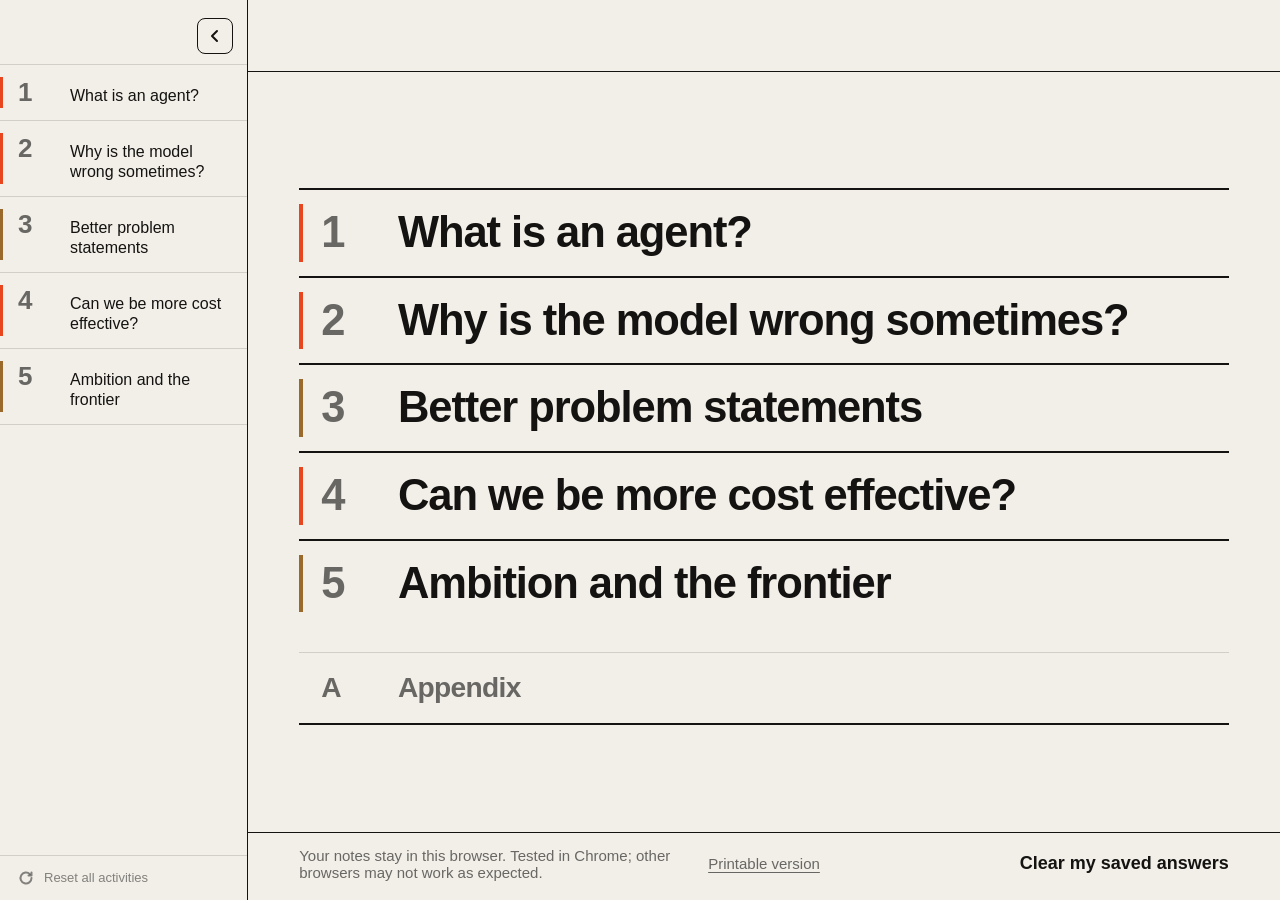
<file: index.html>
<!doctype html>
<html lang="en">
<head><script>(function(){var d=document.documentElement,n=null;d.classList.add("preload");try{n=localStorage.getItem("wb:nav")}catch(e){}if(n!==null?n==="1":innerWidth<900)d.classList.add("nav-c")})()</script>
<meta charset="utf-8">
<meta name="viewport" content="width=device-width,initial-scale=1">
<title>AI workshop workbook</title>
<link rel="stylesheet" href="assets/workbook.css">
</head>
<body data-lang="tech">
<div class="app" id="app">

  <aside class="nav" aria-label="Sessions">
    <div class="nav-top">
      <button class="nav-toggle" id="navToggle" aria-expanded="true" aria-label="Collapse navigation" title="Collapse navigation ([)">[</button>
    </div>
    <ol class="sessions">
      <li><a class="sess" data-l="t" href="session-1.html"><span class="n">1</span><span class="label">What is an agent?</span></a></li>
      <li><a class="sess" data-l="t" href="session-2.html"><span class="n">2</span><span class="label">Why is the model wrong sometimes?</span></a></li>
      <li><a class="sess" data-l="m" href="session-3.html"><span class="n">3</span><span class="label">Better problem statements</span></a></li>
      <li><a class="sess" data-l="t" href="session-4.html"><span class="n">4</span><span class="label">Can we be more cost effective?</span></a></li>
      <li><a class="sess" data-l="m" href="session-5.html"><span class="n">5</span><span class="label">Ambition and the frontier</span></a></li>
    </ol>
  </aside>

  <main class="main">
    <header class="top">
      <div class="sn" aria-hidden="true"></div>
      <div class="sname"></div>
      <nav class="pips" id="pips" aria-label="Slides"></nav>
    </header>

    <div class="stage" id="stage">
      <section class="slide tech on">
        <ol class="home-list">
        <li><a data-l="t" href="session-1.html"><span class="n">1</span><span>What is an agent?</span></a></li>
        <li><a data-l="t" href="session-2.html"><span class="n">2</span><span>Why is the model wrong sometimes?</span></a></li>
        <li><a data-l="m" href="session-3.html"><span class="n">3</span><span>Better problem statements</span></a></li>
        <li><a data-l="t" href="session-4.html"><span class="n">4</span><span>Can we be more cost effective?</span></a></li>
        <li><a data-l="m" href="session-5.html"><span class="n">5</span><span>Ambition and the frontier</span></a></li>
        <li class="appx"><a class="appx-link" href="appendix.html"><span class="n">A</span><span>Appendix</span></a></li>
        </ol>
      </section>
    </div>

    <footer class="foot">
      <p class="fnote">Your notes stay in this browser. Tested in Chrome; other browsers may not work as expected.</p>
      <a class="quiet-link" href="print.html">Printable version</a>
      <button class="btn" id="clear" type="button">Clear my saved answers</button>
    </footer>
  </main>
</div>
<script src="assets/workbook.js"></script>
</body>
</html>
</file>
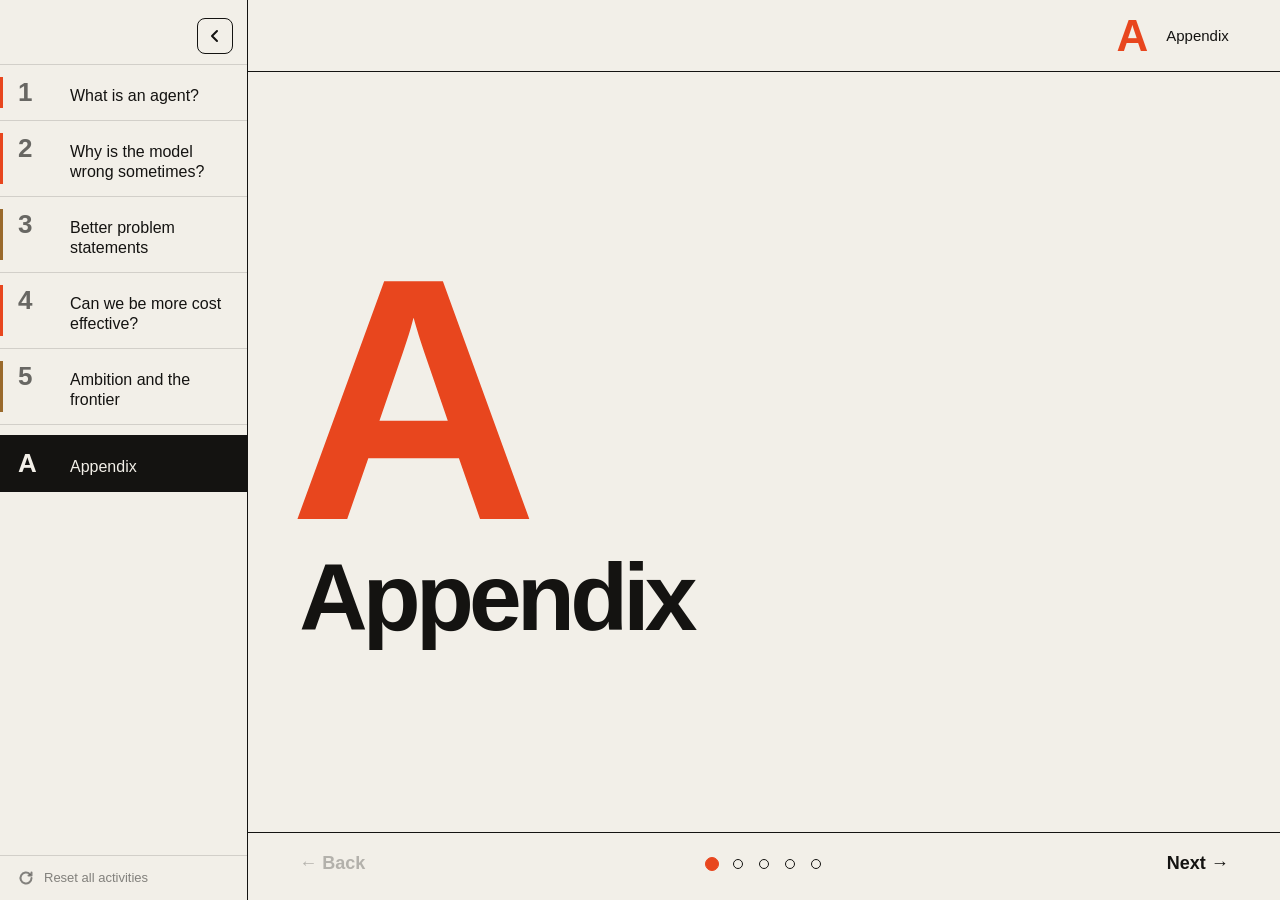
<file: appendix.html>
<!doctype html>
<html lang="en">
<head><script>(function(){var d=document.documentElement,n=null;d.classList.add("preload");try{n=localStorage.getItem("wb:nav")}catch(e){}if(n!==null?n==="1":innerWidth<900)d.classList.add("nav-c")})()</script>
<meta charset="utf-8">
<meta name="viewport" content="width=device-width,initial-scale=1">
<title>Appendix · Workbook</title>
<link rel="stylesheet" href="assets/workbook.css">
<style>
.tech .ap-instr{margin:0 0 18px;max-width:46ch;font-size:clamp(18px,1.8vw,24px);line-height:1.3}

/* ---------- A: agent anatomy (scoped to .anat). Prototype: mockups/s1-upgrades/a-anatomy.html ---------- */
.anat{display:grid;grid-template-columns:minmax(240px,320px) minmax(0,1fr);gap:clamp(24px,3vw,48px);align-items:start;max-width:1040px}
.anat-parts{list-style:none;margin:0;padding:0;display:grid;gap:12px}
.anat .anat-part{display:grid;grid-template-columns:34px 1fr;column-gap:14px;align-items:start;opacity:.22;transform:translateX(-6px);transition:opacity .6s ease,transform .6s ease}
.anat .anat-part.on{opacity:1;transform:none}
.anat .anat-dot{width:34px;height:34px;border-radius:50%;display:grid;place-items:center;color:#fff;font-weight:700;font-size:15px}
.anat .anat-txt b{display:block;font-size:19px;letter-spacing:-.01em}
.anat .anat-txt span{display:block;font-size:15px;color:#3a3732;margin-top:2px;line-height:1.3}
.anat .p1 .anat-dot{background:#e8481f}.anat .p2 .anat-dot{background:#1f6f6a}
.anat .p3 .anat-dot{background:#4d7046}.anat .p4 .anat-dot{background:#e0a526;color:#141414}
.anat .p1 b{color:#e8481f}.anat .p2 b{color:#1f6f6a}.anat .p3 b{color:#4d7046}.anat .p4 b{color:#9a6b05}
.anat-eq{margin:24px 0 0;min-height:54px;font-size:17px;line-height:1.35;opacity:0;transition:opacity .8s ease}
.anat-eq.on{opacity:1}
.anat-eq em{font-style:normal;font-weight:700}
.anat-stage{min-width:0;width:100%;max-width:520px;justify-self:center}
.anat-stage svg{display:block;width:100%;height:auto;overflow:visible}
.anat .lbl{font:700 15px "Helvetica Neue",Helvetica,Arial,sans-serif;letter-spacing:.12em}
.anat .sub{font:400 14px "Helvetica Neue",Helvetica,Arial,sans-serif}
.anat .layer{opacity:0;transition:opacity .7s ease,transform .8s cubic-bezier(.2,.8,.2,1);transform:scale(.96);transform-box:fill-box;transform-origin:center}
.anat .layer.in{opacity:1;transform:none}
.anat .gate{transition:fill .25s ease}
.anat .gate.pass{fill:#2f7d4f}
.anat .gatetxt{opacity:0;transition:opacity .5s}
.anat .gatetxt.in{opacity:1}
.anat .pulse{animation:anatPulse .9s ease-out}
@keyframes anatPulse{0%{transform:scale(1)}35%{transform:scale(1.06)}100%{transform:scale(1)}}
.anat .model-core{transform-box:fill-box;transform-origin:center}
.anat #req{transition:transform 1.1s cubic-bezier(.5,0,.25,1),opacity .35s ease}
.anat #tool{transition:transform 1.1s cubic-bezier(.5,0,.25,1),opacity .35s ease}
.anat #outcome{transition:opacity .6s ease,transform .6s cubic-bezier(.2,.8,.2,1);transform-box:fill-box;transform-origin:center}
.anat #outcome.hide{opacity:0;transform:scale(.9)}
@media (max-width:820px){.anat{grid-template-columns:minmax(0,1fr)}}

/* ---------- D: text becomes action (scoped to .txa). Prototype: mockups/s1-upgrades/d-text-to-action.html ---------- */
.txa{display:grid;gap:clamp(12px,2.2vh,20px);max-width:1040px;justify-items:start;width:100%}
.txa-stage{position:relative;width:100%;height:clamp(270px,46vh,370px);display:grid;grid-template-columns:minmax(0,.95fr) 44px minmax(0,1.3fr) 44px minmax(0,.85fr);align-items:stretch}
.txa .panel{position:relative;border-radius:22px;padding:22px 22px 20px;overflow:hidden;display:flex;flex-direction:column;min-width:0}
.txa .model{background:#141414;color:#f2efe8}
.txa .harness{background:#e9b44c;color:#141414;box-shadow:inset 0 0 0 2px rgba(20,20,20,.12)}
.txa .world{background:#d6e7e2;color:#141414}
.txa .tag{margin:0;font-size:13px;font-weight:700;letter-spacing:.14em;text-transform:uppercase;position:relative;z-index:2}
.txa .sub{margin:6px 0 0;font-size:15px;line-height:1.35;opacity:.78;position:relative;z-index:2;max-width:26ch}
.txa .stack{display:grid;flex:1;align-items:center;margin-top:12px;position:relative;z-index:2}
.txa .stack>*{grid-area:1/1}
.txa .reply{margin:0;font-size:clamp(19px,1.9vw,25px);line-height:1.26;letter-spacing:-.012em;min-height:4.4em;transition:opacity .45s ease,transform .45s ease}
.txa .reply.gone{opacity:0;transform:translateY(-10px)}
.txa .caret{display:inline-block;width:3px;height:1.05em;background:#e8481f;vertical-align:-.16em;margin-left:3px;animation:txaBlink 1s steps(1) infinite}
@keyframes txaBlink{50%{opacity:0}}
.txa .hint{margin:0;align-self:end;font-size:15px;color:rgba(242,239,232,.62);opacity:0;transition:opacity .6s ease .2s}
.txa .hint.on{opacity:1}
.txa .code{margin:0;font-family:ui-monospace,"SF Mono",Menlo,Consolas,monospace;font-size:14px;line-height:1.6;white-space:pre-wrap;color:#f2efe8;background:#25231f;border:1px solid #3d3a32;border-radius:14px;padding:14px 16px;opacity:0;transition:opacity .45s ease;transform-origin:0 0}
.txa .code.show{opacity:1}
.txa .code .k{color:#ff8b68}
.txa .code .s{color:#f4c86f}
.txa .slot{position:relative;z-index:2;flex:1;margin:14px 0 46px;border-radius:18px;border:2px dashed rgba(20,20,20,.36);display:flex;align-items:center;justify-content:center;padding:8px}
.txa .slot:not(:has(.code))::before{content:"Waiting for code";font-size:15px;color:rgba(20,20,20,.62)}
.txa .slot .code{width:100%;font-size:14px;opacity:1;border:0;background:#25231f;padding:12px 14px}
.txa .gear{position:absolute;pointer-events:none;z-index:1;transform-origin:50% 50%}
.txa .gear.a{width:190px;height:190px;right:-58px;top:-62px}
.txa .gear.b{width:140px;height:140px;left:-44px;bottom:-50px}
.txa .harness.running .gear.a{animation:txaSpin 1.4s linear infinite}
.txa .harness.running .gear.b{animation:txaSpin 1.4s linear infinite reverse}
@keyframes txaSpin{to{transform:rotate(360deg)}}
.txa .status{position:absolute;z-index:3;left:22px;bottom:18px;padding:6px 12px;border-radius:999px;background:#141414;color:#f2efe8;font-size:14px;font-weight:600;opacity:0;transform:translateY(6px);transition:opacity .4s,transform .4s}
.txa .status.on{opacity:1;transform:none}
.txa .arrow{align-self:center;width:44px;height:34px;overflow:visible}
.txa .arrow path{fill:none;stroke:rgba(20,20,20,.38);stroke-width:2.5;stroke-linecap:round;stroke-linejoin:round;transition:stroke .4s}
.txa .arrow .shaft{stroke-dasharray:6 7}
.txa .arrow.lit path{stroke:#e8481f}
.txa .arrow.lit .shaft{animation:txaMarch .5s linear infinite}
@keyframes txaMarch{to{stroke-dashoffset:-13}}
.txa .rows{display:grid;gap:12px;margin-top:16px;position:relative;z-index:2}
.txa .row{height:12px;border-radius:6px;background:rgba(20,20,20,.14)}
.txa .landing{position:relative;z-index:2;flex:1;display:flex;align-items:flex-end}
.txa #txaInbox{position:absolute;left:0;right:0;bottom:0;height:110px}
.txa .sent{position:absolute;left:0;right:0;bottom:0;display:flex;gap:12px;align-items:flex-start;background:#fbfaf6;border-radius:16px;padding:12px 14px;box-shadow:0 8px 22px rgba(20,20,20,.1);opacity:0;transform:translateY(14px);transition:opacity .5s ease,transform .6s cubic-bezier(.2,.9,.3,1.2)}
.txa .sent.on{opacity:1;transform:none}
.txa .sent .ok{flex:none;width:26px;height:26px;border-radius:50%;background:#2f7d4f;display:grid;place-items:center}
.txa .sent b{display:block;font-size:16px;margin-bottom:2px}
.txa .sent span{font-size:15px;color:rgba(20,20,20,.62)}
.txa .env{position:absolute;z-index:6;width:58px;height:42px;margin:-21px 0 0 -29px;transition:transform .7s cubic-bezier(.45,0,.25,1),opacity .35s ease;filter:drop-shadow(0 7px 9px rgba(20,20,20,.25))}
.txa .env svg{display:block}
.txa-cap{margin:0;font-size:clamp(18px,1.6vw,22px);line-height:1.3;letter-spacing:-.01em;max-width:44ch;min-height:2.6em}
.txa .txa-go{margin-top:0}
@media (max-width:820px){.txa-stage{height:auto;grid-template-columns:minmax(0,1fr)}.txa .arrow{display:none}}

/* ---------- G: doors and keys (scoped to .dr). Controls LEFT, floorplan summary RIGHT. Prototype: mockups/s1-upgrades/g-doors.html ---------- */
.dr{display:grid;grid-template-columns:minmax(0,1fr) minmax(0,440px);gap:clamp(24px,3vw,44px);align-items:start;max-width:1040px}
.dr .dr-rows{display:grid;gap:8px;align-content:start}
.dr .row{display:grid;grid-template-columns:110px 1fr;gap:12px;align-items:center;padding:10px 12px 10px 14px;border:2px solid #141414;background:#fbfaf6;transition:box-shadow .2s}
.dr .row.hl{box-shadow:inset 7px 0 0 var(--c)}
.dr .rn{font-size:16px;font-weight:800;display:flex;align-items:center;gap:10px;letter-spacing:-.01em}
.dr .rn i{display:inline-block;width:14px;height:14px;flex:none;background:var(--c);border:2px solid #141414}
.dr .ln{display:grid;grid-template-columns:44px 1fr;gap:8px;align-items:center}
.dr .ln+.ln{margin-top:9px}
.dr .ln>span{font-size:11px;font-weight:800;letter-spacing:.1em;text-transform:uppercase;color:rgba(20,20,20,.62)}
.dr .seg{display:grid;grid-template-columns:.9fr 1.15fr 1.25fr;border:2px solid #141414;background:#fbfaf6}
.dr .seg button{font:inherit;font-size:13px;font-weight:700;padding:5px 3px;border:0;border-left:2px solid #141414;background:#fbfaf6;color:#141414;cursor:pointer;white-space:nowrap}
.dr .seg button:first-child{border-left:0}
.dr .seg button:hover{background:#ebe7dd}
.dr .seg button[aria-pressed="true"][data-v="0"]{background:#141414;color:#f2efe8}
.dr .seg button[aria-pressed="true"][data-v="1"]{background:color-mix(in srgb,var(--c) 42%,#fbfaf6);color:#141414}
.dr .seg button[aria-pressed="true"][data-v="2"]{background:var(--c);color:var(--tc)}
.dr .seg button:focus-visible{outline:3px solid #e8481f;outline-offset:-5px}
.dr-plan svg{display:block;width:100%;height:auto}
.dr .frame{fill:none;stroke:#141414;stroke-width:3;transition:stroke .2s,stroke-width .2s}
.dr .room.hl .frame{stroke:#e8481f;stroke-width:5}
.dr .rname{font:800 17px "Helvetica Neue",Helvetica,Arial,sans-serif;fill:#141414;letter-spacing:-.01em}
.dr .hl-lbl{font:800 11px "Helvetica Neue",Helvetica,Arial,sans-serif;letter-spacing:.12em;fill:#141414}
.dr .tint,.dr .hatch{transition:opacity .45s ease}
.dr .gl{animation:drPop .4s cubic-bezier(.2,.9,.3,1.3)}
.dr .ring{transform-box:fill-box;transform-origin:50% 0;animation:drRing .7s ease-in-out 2}
@keyframes drPop{from{transform:scale(.5);opacity:0}to{transform:scale(1);opacity:1}}
@keyframes drRing{0%,100%{transform:rotate(0)}25%{transform:rotate(-14deg)}75%{transform:rotate(14deg)}}
.dr .dr-msg{margin:0;font:800 20px/1.2 "Helvetica Neue",Helvetica,Arial,sans-serif;letter-spacing:-.01em;max-width:36ch}
.dr .dr-msg.full{color:#2f7d4f}
.dr .dr-meter{display:flex;align-items:center;gap:14px;margin-top:14px}
.dr .dr-meter-l{font:800 11px "Helvetica Neue",Helvetica,Arial,sans-serif;letter-spacing:.12em;text-transform:uppercase;color:rgba(20,20,20,.62);line-height:1.4;white-space:nowrap}
.dr .dr-pips{display:grid;grid-template-columns:repeat(10,1fr);gap:4px;flex:1;min-width:0}
.dr .dr-pip{height:22px;border:2px solid #141414;transition:background .4s}
.dr .dr-pct{font:800 28px "Helvetica Neue",Helvetica,Arial,sans-serif;min-width:70px;text-align:right;font-variant-numeric:tabular-nums;letter-spacing:-.02em}
@media (max-width:820px){.dr{grid-template-columns:minmax(0,1fr)}}

/* ---------- Effort vs impact (scoped to .eg, session 3's mindset language: serif + amber). Prototype: mockups/s3-upgrades/g-effort-impact.html ---------- */
.eg{--amber:#a8651e;--glow:#f2c57a;--card:#fbf8f1;--ink:#1f1b16;--mute:#6e6457;--rule:rgba(31,27,22,.16);--display:Georgia,"Iowan Old Style","Times New Roman",serif;--ui:"Helvetica Neue",Helvetica,Arial,sans-serif;display:grid;grid-template-columns:minmax(0,1fr) minmax(250px,300px);column-gap:36px;align-items:stretch;max-width:1040px;width:100%;font-family:var(--display);color:var(--ink);-webkit-user-select:none;user-select:none}
.eg .eg-main{min-width:0}
.eg .hintl{margin:0 0 12px;font:400 15px/1.3 var(--ui);color:var(--mute);max-width:56ch}
.eg .boardcol{display:grid;grid-template-columns:30px 1fr;grid-template-rows:1fr 30px;height:clamp(300px,50vh,400px)}
.eg .yax{writing-mode:vertical-rl;transform:rotate(180deg);text-align:center;font:700 12px var(--ui);letter-spacing:.14em;text-transform:uppercase;color:var(--mute);align-self:center;justify-self:center}
.eg .xax{grid-column:2;display:flex;justify-content:space-between;align-items:center;font:700 12px var(--ui);letter-spacing:.14em;text-transform:uppercase;color:var(--mute);padding-top:8px}
.eg .xax .mid{color:var(--ink)}
.eg .board{position:relative;display:grid;grid-template-columns:1fr 1fr;grid-template-rows:1fr 1fr;border:2px solid var(--ink);background:var(--card);box-shadow:0 14px 26px -22px rgba(60,40,20,.7);transition:box-shadow .3s}
.eg .board.over{box-shadow:0 0 0 4px var(--amber),0 14px 26px -22px rgba(60,40,20,.7)}
.eg .board.pending{cursor:cell}
.eg .q{position:relative;min-width:0;min-height:0}
.eg .q-tl{border-right:1.5px solid var(--ink);border-bottom:1.5px solid var(--ink);background:radial-gradient(95% 85% at 0% 0%,#f6dcab 0%,rgba(246,220,171,.55) 48%,rgba(251,248,241,0) 82%)}
.eg .q-tr{border-bottom:1.5px solid var(--ink)}
.eg .q-bl{border-right:1.5px solid var(--ink)}
.eg .q-br{background:repeating-linear-gradient(135deg,rgba(31,27,22,.04) 0 2px,rgba(0,0,0,0) 2px 10px)}
.eg .qn{position:absolute;font:400 20px/1 var(--display);color:var(--ink);pointer-events:none}
.eg .eg-qs{position:absolute;font:700 10px var(--ui);letter-spacing:.1em;text-transform:uppercase;color:var(--mute);pointer-events:none;white-space:nowrap}
.eg .q-tl .qn{left:12px;top:10px}.eg .q-tl .eg-qs{left:12px;top:36px}
.eg .q-tr .qn{right:12px;top:10px;text-align:right}.eg .q-tr .eg-qs{right:12px;top:36px}
.eg .q-bl .qn{left:12px;bottom:28px}.eg .q-bl .eg-qs{left:12px;bottom:10px}
.eg .q-br .qn{right:12px;bottom:28px;text-align:right}.eg .q-br .eg-qs{right:12px;bottom:10px}
.eg .q-tl.hot{animation:egGlow 3.4s ease-in-out infinite}
@keyframes egGlow{0%,100%{box-shadow:inset 0 0 0 0 var(--glow)}50%{box-shadow:inset 0 0 0 3px var(--glow),inset 0 0 70px 4px rgba(242,197,122,.55)}}
.eg .dots{position:absolute;inset:0;pointer-events:none}
.eg .dot{position:absolute;width:0;height:0;pointer-events:auto;cursor:grab;z-index:2;touch-action:none}
.eg .disc{position:absolute;left:-16px;top:-16px;width:32px;height:32px;border-radius:50%;display:grid;place-items:center;color:#fff;font:700 15px var(--ui);box-shadow:0 0 0 3px var(--card),0 3px 8px rgba(31,27,22,.28)}
.eg .lbl{position:absolute;left:0;top:22px;transform:translateX(-50%);white-space:nowrap;background:var(--card);border:1.5px solid var(--ink);border-radius:999px;padding:4px 11px;font:600 14px/1.15 var(--ui);text-align:center}
.eg .lbl em{display:block;font:700 10px/1.4 var(--ui);letter-spacing:.14em;text-transform:uppercase;font-style:normal;color:#fff;margin:2px -11px -4px;padding:2px 0 3px;border-radius:0 0 999px 999px;background:var(--amber)}
.eg .dot.start .disc{box-shadow:0 0 0 3px var(--card),0 0 0 7px rgba(242,197,122,.55),0 3px 8px rgba(31,27,22,.28)}
.eg .dot.start .lbl{border-color:var(--amber)}
.eg .crown{position:absolute;left:-19px;top:-44px;width:38px;height:24px}
.eg .crown svg{width:100%;height:100%;display:block;overflow:visible}
.eg .crown path{fill:var(--glow);stroke:var(--amber);stroke-width:1.6;stroke-linejoin:round}
.eg .side{display:flex;flex-direction:column;min-height:0;gap:10px}
.eg .sl{margin:0;font:700 12px var(--ui);letter-spacing:.14em;text-transform:uppercase;color:var(--mute)}
.eg #egTray{display:flex;flex-direction:column;gap:9px}
.eg .chip{display:grid;grid-template-columns:32px 1fr;column-gap:12px;align-items:start;width:100%;text-align:left;padding:10px 12px 9px 10px;background:var(--card);color:var(--ink);border:1.5px solid var(--rule);border-left:6px solid var(--c);border-radius:8px;cursor:grab;font:inherit;touch-action:none;box-shadow:0 10px 16px -14px rgba(60,40,20,.6)}
.eg .chip:hover{background:#fffdf7}
.eg .chip.sel{outline:3px solid var(--amber);outline-offset:2px}
.eg .chip .disc{position:static;width:32px;height:32px;box-shadow:none}
.eg .ghost{position:fixed;left:0;top:0;display:none;pointer-events:none;z-index:9;align-items:center;gap:8px;transform:translate(-100px,-100px)}
.eg .ghost .disc{position:static;box-shadow:none}
.eg .chip .ct b{display:block;font:400 18px/1.15 var(--display)}
.eg .chip .ct small{display:block;margin-top:3px;font:400 13px/1.35 var(--ui);color:var(--mute)}
.eg .chip .st{grid-column:2;margin-top:5px;font:700 11px var(--ui);letter-spacing:.1em;text-transform:uppercase;color:var(--mute)}
.eg .chip .st.on{color:var(--sage)}
.eg .verdict{margin-top:auto;border-top:2px solid var(--ink);padding-top:12px;font:400 20px/1.28 var(--display);min-height:116px}
.eg .verdict b{font-weight:400;color:var(--amber)}
.eg .verdict .small{display:block;margin-top:8px;font:400 14px/1.35 var(--ui);color:var(--mute)}
@media (prefers-reduced-motion: no-preference){
  .eg .dot.land .disc{animation:egLand .55s cubic-bezier(.2,.9,.3,1.35)}
  .eg .dot.start .crown{animation:egCrown .6s cubic-bezier(.2,.9,.3,1.4)}
  .eg .chip{transition:box-shadow .2s,transform .2s}
  .eg .chip:active{transform:scale(.98)}
}
@keyframes egLand{0%{transform:scale(.35)}60%{transform:scale(1.2)}100%{transform:scale(1)}}
@keyframes egCrown{0%{transform:translateY(-14px) rotate(-8deg);opacity:0}100%{transform:none;opacity:1}}
@media (max-width:820px){.eg{grid-template-columns:minmax(0,1fr)}}
@media (prefers-reduced-motion: reduce){.anat *,.txa *,.dr *,.eg *{animation:none!important;transition:none!important}}
</style>
</head>
<body data-lang="tech" data-session="6">
<div class="app" id="app">

  <aside class="nav" aria-label="Sessions">
    <div class="nav-top">
      <button class="nav-toggle" id="navToggle" aria-expanded="true" aria-label="Collapse navigation" title="Collapse navigation ([)">[</button>
    </div>
    <ol class="sessions">
      <li><a class="sess" data-l="t" href="session-1.html"><span class="n">1</span><span class="label">What is an agent?</span></a></li>
      <li><a class="sess" data-l="t" href="session-2.html"><span class="n">2</span><span class="label">Why is the model wrong sometimes?</span></a></li>
      <li><a class="sess" data-l="m" href="session-3.html"><span class="n">3</span><span class="label">Better problem statements</span></a></li>
      <li><a class="sess" data-l="t" href="session-4.html"><span class="n">4</span><span class="label">Can we be more cost effective?</span></a></li>
      <li><a class="sess" data-l="m" href="session-5.html"><span class="n">5</span><span class="label">Ambition and the frontier</span></a></li>
    </ol>
    <ol class="sessions appx">
      <li><a class="sess appx-link" href="appendix.html" aria-current="page"><span class="n" aria-hidden="true">A</span><span class="label">Appendix</span></a></li>
    </ol>
  </aside>

  <main class="main">
    <header class="top">
      <div class="sn" aria-hidden="true">A</div>
      <div class="sname">Appendix</div>
      <nav class="pips" id="pips" aria-label="Slides"></nav>
    </header>

    <div class="stage" id="stage">

      <!-- 1 Title -->
      <section id="ap-title" class="slide tech" data-attn="up">
        <div class="t-title">
          <p class="big" aria-hidden="true">A</p>
          <h1>Appendix</h1>
        </div>
      </section>

      <!-- 2 A: agent anatomy [UP] -->
      <section id="ap-anatomy" class="slide tech" data-attn="up">
        <h2 class="prompt em-context">Agent anatomy</h2>
        <div class="anat" data-widget="anat">
          <div>
            <ol class="anat-parts" id="anatParts">
              <li class="anat-part p1" data-stage="1"><span class="anat-dot">1</span><span class="anat-txt"><b>Model</b><span>Writes text. Only text.</span></span></li>
              <li class="anat-part p2" data-stage="2"><span class="anat-dot">2</span><span class="anat-txt"><b>Harness</b><span>Runs the code and holds the tools.</span></span></li>
              <li class="anat-part p3" data-stage="3"><span class="anat-dot">3</span><span class="anat-txt"><b>Environment</b><span>Calendar, email and files it can reach.</span></span></li>
              <li class="anat-part p4" data-stage="4"><span class="anat-dot">4</span><span class="anat-txt"><b>Permissions</b><span>Read and write gates you set.</span></span></li>
            </ol>
            <p class="anat-eq" id="anatEq">An agent = <em>a model</em> + <em>a harness</em> + <em>an environment</em> + <em>permissions</em>.</p>
            <button class="btn-ink" id="anatNext" type="button">Add the model</button>
          </div>
          <div class="anat-stage">
            <svg viewBox="0 0 690 620" role="img" aria-label="Layered diagram of an agent: a model inside a harness, inside an environment, with permission gates on the boundary">
              <defs>
                <pattern id="dots" width="18" height="18" patternUnits="userSpaceOnUse">
                  <circle cx="3" cy="3" r="1.4" fill="#4d7046" opacity=".22"/>
                </pattern>
              </defs>
              <g id="env" class="layer">
                <rect x="10" y="10" width="670" height="600" rx="34" fill="#dfe7d4"/>
                <rect x="10" y="10" width="670" height="600" rx="34" fill="url(#dots)"/>
                <rect x="10" y="10" width="670" height="600" rx="34" fill="none" stroke="#4d7046" stroke-width="2"/>
                <text class="lbl" x="38" y="52" fill="#3f5f38">ENVIRONMENT</text>
                <text class="sub" x="38" y="74" fill="#3f5f38">Where the agent works</text>
                <g transform="translate(150 530)">
                  <rect x="-26" y="-26" width="52" height="52" rx="10" fill="#f2efe8" stroke="#4d7046" stroke-width="2"/>
                  <rect x="-26" y="-26" width="52" height="14" rx="6" fill="#4d7046"/>
                  <text x="0" y="14" text-anchor="middle" font-size="20" font-weight="700" fill="#141414">14</text>
                  <text x="0" y="52" text-anchor="middle" class="sub" fill="#3f5f38">Calendar</text>
                </g>
                <g transform="translate(345 530)">
                  <rect x="-28" y="-20" width="56" height="40" rx="6" fill="#f2efe8" stroke="#4d7046" stroke-width="2"/>
                  <path d="M-28 -20 L0 4 L28 -20" fill="none" stroke="#4d7046" stroke-width="2"/>
                  <text x="0" y="52" text-anchor="middle" class="sub" fill="#3f5f38">Email</text>
                </g>
                <g transform="translate(540 530)">
                  <path d="M-28 -22 H-8 L0 -14 H28 V20 H-28 Z" fill="#f2efe8" stroke="#4d7046" stroke-width="2" stroke-linejoin="round"/>
                  <text x="0" y="52" text-anchor="middle" class="sub" fill="#3f5f38">Files</text>
                </g>
              </g>
              <g id="harn" class="layer">
                <rect x="90" y="120" width="500" height="350" rx="28" fill="#1f6f6a"/>
                <text class="lbl" x="116" y="156" fill="#f2efe8">HARNESS</text>
                <text class="sub" x="116" y="178" fill="#cfe6e2">Runs the code. Holds the tools.</text>
                <g font-family="Helvetica Neue, Helvetica, Arial, sans-serif" font-size="13" font-weight="700" text-anchor="middle" fill="#141414">
                  <rect x="112" y="236" width="118" height="30" rx="15" fill="#f2efe8"/><text x="171" y="256">Calendar tool</text>
                  <rect x="450" y="236" width="118" height="30" rx="15" fill="#f2efe8"/><text x="509" y="256">Email tool</text>
                  <rect x="281" y="390" width="118" height="30" rx="15" fill="#f2efe8"/><text x="340" y="410">File tool</text>
                </g>
              </g>
              <g id="model" class="layer">
                <g id="core" class="model-core">
                  <circle cx="340" cy="295" r="82" fill="#e8481f"/>
                  <text class="lbl" x="340" y="291" text-anchor="middle" fill="#f2efe8" font-size="20">MODEL</text>
                  <text class="sub" x="340" y="313" text-anchor="middle" fill="#fff">writes text</text>
                </g>
              </g>
              <g id="perm" class="layer">
                <rect id="gRead" class="gate" x="78" y="296" width="24" height="48" rx="6" fill="#e0a526" stroke="#141414" stroke-width="2"/>
                <rect id="gWrite" class="gate" x="578" y="296" width="24" height="48" rx="6" fill="#e0a526" stroke="#141414" stroke-width="2"/>
                <text class="lbl gatetxt" id="tRead" x="42" y="325" text-anchor="middle" font-size="12" fill="#141414">READ</text>
                <text class="lbl gatetxt" id="tWrite" x="640" y="325" text-anchor="middle" font-size="12" fill="#141414">WRITE</text>
                <text class="lbl" x="652" y="52" text-anchor="end" font-size="13" fill="#3f5f38">PERMISSIONS</text>
                <text class="sub" x="652" y="74" text-anchor="end" fill="#3f5f38">Read and write gates</text>
              </g>
              <g id="req" style="opacity:0;transform:translate(70px,320px)">
                <rect x="-58" y="-16" width="116" height="32" rx="16" fill="#141414"/>
                <text x="0" y="5" text-anchor="middle" font-size="13" font-weight="700" fill="#f2efe8">Your request</text>
              </g>
              <g id="tool" style="opacity:0;transform:translate(340px,320px)">
                <rect x="-58" y="-16" width="116" height="32" rx="16" fill="#e8481f"/>
                <text x="0" y="5" text-anchor="middle" font-size="13" font-weight="700" fill="#f2efe8">Send email</text>
              </g>
              <g id="outcome" style="opacity:0" transform="translate(630 420)">
                <rect x="-44" y="-16" width="88" height="32" rx="16" fill="#2f7d4f"/>
                <text x="0" y="5" text-anchor="middle" font-size="13" font-weight="700" fill="#f2efe8">Email sent</text>
              </g>
            </svg>
          </div>
        </div>
      </section>

      <!-- 3 D: text becomes action [UP] -->
      <section id="ap-text-action" class="slide tech" data-attn="up">
        <h2 class="prompt em-context">Text becomes action</h2>
        <div class="txa" data-widget="txa">
          <div class="txa-stage" id="txaStage">
            <section class="panel model" aria-label="Model">
              <p class="tag">Model</p>
              <p class="sub">Only writes text.</p>
              <div class="stack">
                <p class="reply" id="txaReply"><span id="txaTyped"></span><i class="caret" aria-hidden="true"></i></p>
                <p class="hint" id="txaHint">Only text came out of here.</p>
                <pre class="code" id="txaCode"><code><span class="k">send_email</span>(
  to=<span class="s">"Priya"</span>,
  body=<span class="s">"Running late."</span>
)</code></pre>
              </div>
            </section>
            <svg class="arrow" id="txaArrow1" viewBox="0 0 64 40" aria-hidden="true"><path class="shaft" d="M4 20H52"/><path d="M44 12L53 20L44 28"/></svg>
            <section class="panel harness" id="txaHarness" aria-label="Harness">
              <svg class="gear a" id="txaGearA" viewBox="0 0 200 200" aria-hidden="true"></svg>
              <svg class="gear b" id="txaGearB" viewBox="0 0 200 200" aria-hidden="true"></svg>
              <p class="tag">Harness</p>
              <p class="sub">Ordinary software. Runs the code and holds the tools.</p>
              <div class="slot" id="txaSlot"></div>
              <span class="status" id="txaStatus">Ran. Email sent.</span>
            </section>
            <svg class="arrow" id="txaArrow2" viewBox="0 0 64 40" aria-hidden="true"><path class="shaft" d="M4 20H52"/><path d="M44 12L53 20L44 28"/></svg>
            <section class="panel world" aria-label="Your inbox">
              <p class="tag">Your inbox</p>
              <div class="rows" aria-hidden="true">
                <div class="row" style="width:70%"></div>
                <div class="row" style="width:92%"></div>
                <div class="row" style="width:56%"></div>
              </div>
              <div class="landing">
                <div id="txaInbox"></div>
                <div class="sent" id="txaSent">
                  <span class="ok"><svg width="14" height="14" viewBox="0 0 14 14" aria-hidden="true"><path d="M2.5 7.5L5.6 10.5L11.5 3.8" fill="none" stroke="#f2efe8" stroke-width="2.2" stroke-linecap="round" stroke-linejoin="round"/></svg></span>
                  <div><b>To Priya</b><span>Running late.</span></div>
                </div>
              </div>
            </section>
          </div>
          <p class="txa-cap" id="txaCap" aria-live="polite"></p>
          <button class="btn-ink txa-go" id="txaGo" type="button"></button>
        </div>
      </section>

      <!-- 4 G: doors and keys [LAPTOP]. Controls on the left, floorplan summary on the right. -->
      <section id="ap-doors" class="slide tech" data-attn="laptop">
        <h2 class="prompt em-context">Doors and keys</h2>
        <p class="ap-instr em-context">How much would you let an agent do in each system without checking with you first?</p>
        <div class="dr" data-widget="doors">
          <div class="dr-rows" id="drRows" aria-label="Permissions by system"></div>
          <div class="dr-side">
            <div class="dr-plan" id="drPlan"></div>
            <p class="dr-msg" id="drMsg" aria-live="polite"></p>
            <div class="dr-meter">
              <div class="dr-meter-l">Building the agent<br>can walk through</div>
              <div class="dr-pips" id="drPips"></div>
              <div class="dr-pct" id="drPct">0%</div>
            </div>
          </div>
        </div>
      </section>

      <!-- 5 Effort vs impact [LAPTOP]. Seeded from session 3's ideas (wb:s3:tries) when all three are filled in. -->
      <section id="ap-effort" class="slide tech" data-attn="laptop">
        <h2 class="prompt em-context">Effort vs impact</h2>
        <p class="ap-instr em-context">Which is the simplest thing that could work?</p>
        <div class="eg" data-widget="grid">
          <div class="eg-main">
            <p class="hintl" id="egHint">Drag each idea onto the grid. Or tap an idea, then tap the grid.</p>
            <div class="boardcol">
              <div class="yax">Impact →</div>
              <div class="board" id="egBoard">
                <div class="q q-tl"><span class="qn">Quick win</span><span class="eg-qs">Low effort, high impact</span></div>
                <div class="q q-tr"><span class="qn">Big bet</span><span class="eg-qs">High effort, high impact</span></div>
                <div class="q q-bl"><span class="qn">Tidy up</span><span class="eg-qs">Low effort, low impact</span></div>
                <div class="q q-br"><span class="qn">Skip for now</span><span class="eg-qs">High effort, low impact</span></div>
                <div class="dots" id="egDots"></div>
              </div>
              <div class="xax"><span>Low</span><span class="mid">Effort →</span><span>High</span></div>
            </div>
          </div>
          <aside class="side">
            <p class="sl">Your three ideas</p>
            <div id="egTray"></div>
            <div class="verdict" id="egVerdict" aria-live="polite"></div>
          </aside>
          <div class="ghost" id="egGhost"></div>
        </div>
      </section>

    </div>

    <footer class="foot">
      <button class="btn" id="prev" type="button">← Back</button>
      <p class="attn" id="attn" data-mode="up">Eyes up front</p>
      <button class="btn" id="next" type="button">Next →</button>
    </footer>
  </main>
</div>
<script src="assets/workbook.js"></script>

<script>
/* appendix, slide 2: agent anatomy. Stage (0-4) saved under wb:s6:anat. The request flow plays on each send and is not saved. */
(function () {
  'use strict';
  var root = document.querySelector('[data-widget="anat"]');
  if (!root) return;
  var KEY = 'wb:s6:anat';
  var labels = ['Add the model', 'Wrap it in a harness', 'Place it in an environment', 'Add permissions', 'Send a request'];
  var layers = [null, 'model', 'harn', 'env', 'perm'];
  var stage = 0, busy = false, done = false, timers = [];
  function $(id) { return document.getElementById(id); }
  function later(fn, ms) { timers.push(setTimeout(fn, ms)); }
  function clearAll() { timers.forEach(clearTimeout); timers = []; }
  function load() { try { var v = parseInt(localStorage.getItem(KEY), 10); return v >= 0 && v <= 4 ? v : 0; } catch (e) { return 0; } }
  function save() { try { localStorage.setItem(KEY, String(stage)); } catch (e) {} }

  function render() {
    for (var i = 1; i <= 4; i++) $(layers[i]).classList.toggle('in', stage >= i);
    root.querySelectorAll('.anat-part').forEach(function (p) {
      p.classList.toggle('on', stage >= Number(p.getAttribute('data-stage')));
    });
    $('tRead').classList.toggle('in', stage >= 4);
    $('tWrite').classList.toggle('in', stage >= 4);
    $('anatEq').classList.toggle('on', stage >= 4);
    var btn = $('anatNext');
    btn.disabled = busy;
    if (busy) btn.textContent = 'Sending...';
    else if (stage < 4) btn.textContent = labels[stage];
    else btn.textContent = done ? 'Send another request' : labels[4];
  }
  function moveTo(el, x, y, opacity) {
    el.style.transform = 'translate(' + x + 'px,' + y + 'px)';
    if (opacity !== undefined) el.style.opacity = opacity;
  }
  function snap(el, x, y, opacity) {
    el.style.transition = 'none';
    moveTo(el, x, y, opacity);
    void el.getBoundingClientRect();
    el.style.transition = '';
  }
  function flow() {
    busy = true; done = false; render();
    var req = $('req'), tool = $('tool'), out = $('outcome'), core = $('core');
    out.classList.add('hide');
    snap(req, 70, 320, 1);
    snap(tool, 340, 295, 0);
    later(function () { moveTo(req, 340, 295, 1); }, 40);
    later(function () { $('gRead').classList.add('pass'); }, 1000);
    later(function () { req.style.opacity = 0; core.classList.remove('pulse'); void core.getBoundingClientRect(); core.classList.add('pulse'); }, 1200);
    later(function () { $('gRead').classList.remove('pass'); tool.style.opacity = 1; moveTo(tool, 600, 320, 1); }, 1550);
    later(function () { $('gWrite').classList.add('pass'); }, 2350);
    later(function () {
      tool.style.opacity = 0;
      out.classList.remove('hide'); out.style.opacity = 1;
      $('gWrite').classList.remove('pass');
    }, 2650);
    later(function () { busy = false; done = true; render(); }, 3100);
  }

  stage = load();
  snap($('req'), 70, 320, 0); snap($('tool'), 340, 295, 0);
  render();
  $('anatNext').addEventListener('click', function () {
    if (busy) return;
    if (stage < 4) { stage++; save(); render(); }
    else flow();
  });
  window.addEventListener('pagehide', clearAll);
})();

/* appendix, slide 3: text becomes action. Beats saved under wb:s6:txa (0-3). Each click plays one beat. */
(function () {
  'use strict';
  var root = document.querySelector('[data-widget="txa"]');
  if (!root) return;
  var KEY = 'wb:s6:txa';
  var reduce = window.matchMedia && matchMedia('(prefers-reduced-motion: reduce)').matches;
  function $(id) { return document.getElementById(id); }
  var TEXT = "I'll email Priya that you're running late.";
  var CAPS = [
    'A model only writes text. Watch its reply appear.',
    'Text can be code. This reply is now a function call.',
    'The harness runs that code. The model never touches the inbox.',
    'The email goes out. That is an action, not a reply.'
  ];
  var BTNS = ['Let the model reply', 'Hand the code to the harness', 'Let the harness act', 'Done'];
  var ENV_SVG = '<svg viewBox="0 0 58 42" width="58" height="42"><rect x="1" y="1" width="56" height="40" rx="6" fill="#e8481f"/>' +
    '<path d="M5 7L29 26L53 7" fill="none" stroke="#f2efe8" stroke-width="3" stroke-linejoin="round" stroke-linecap="round"/></svg>';
  var el = {
    typed: $('txaTyped'), reply: $('txaReply'), code: $('txaCode'), slot: $('txaSlot'),
    harness: $('txaHarness'), status: $('txaStatus'), stage: $('txaStage'), inboxSlot: $('txaInbox'),
    sent: $('txaSent'), hint: $('txaHint'), cap: $('txaCap'), go: $('txaGo'), arrow1: $('txaArrow1'), arrow2: $('txaArrow2')
  };
  function load() { try { var v = parseInt(localStorage.getItem(KEY), 10); return v >= 0 && v <= 3 ? v : 0; } catch (e) { return 0; } }
  function save(n) { try { localStorage.setItem(KEY, String(n)); } catch (e) {} }
  var step = load(), busy = false;

  /* put the DOM into the state after n beats, with no motion (used on reload) */
  function paint(n) {
    el.typed.textContent = n >= 1 ? TEXT : '';
    el.reply.classList.toggle('gone', n >= 1);
    el.code.classList.toggle('show', n >= 1);
    if (n >= 2) { el.slot.appendChild(el.code); el.arrow1.classList.add('lit'); el.hint.classList.add('on'); }
    if (n >= 3) { el.status.classList.add('on'); el.arrow2.classList.add('lit'); el.sent.classList.add('on'); }
  }
  function say(i) {
    el.cap.textContent = CAPS[i];
    el.go.textContent = BTNS[i];
    el.go.disabled = i === 3;
  }
  function advance(n) { step = n; save(n); busy = false; say(n); }

  /* beat 1: the model types, and the reply becomes code in place */
  function beat1() {
    busy = true; el.go.disabled = true; el.go.textContent = 'Typing…';
    function finish() {
      el.reply.classList.add('gone');
      el.code.classList.add('show');
      setTimeout(function () { advance(1); }, reduce ? 0 : 600);
    }
    if (reduce) { el.typed.textContent = TEXT; finish(); return; }
    var i = 0;
    (function type() {
      i++;
      el.typed.textContent = TEXT.slice(0, i);
      if (i < TEXT.length) setTimeout(type, 38 + Math.random() * 40);
      else setTimeout(finish, 700);
    })();
  }

  /* beat 2: the code block slides into the harness, which spins it */
  function beat2() {
    busy = true; el.go.disabled = true; el.go.textContent = 'Running…';
    el.arrow1.classList.add('lit');
    el.hint.classList.add('on');
    var first = el.code.getBoundingClientRect();
    el.slot.appendChild(el.code);
    if (!reduce) {
      var last = el.code.getBoundingClientRect();
      var sx = first.width / last.width, sy = first.height / last.height;
      var dx = first.left - last.left, dy = first.top - last.top;
      el.code.style.transition = 'none';
      el.code.style.transform = 'translate(' + dx + 'px,' + dy + 'px) scale(' + sx + ',' + sy + ')';
      void el.code.offsetWidth;
      el.code.style.transition = 'transform .9s cubic-bezier(.6,.05,.2,1)';
      el.code.style.transform = 'none';
    }
    setTimeout(function () { el.harness.classList.add('running'); }, reduce ? 0 : 850);
    setTimeout(function () {
      el.harness.classList.remove('running');
      el.status.classList.add('on');
      advance(2);
    }, reduce ? 0 : 2500);
  }

  /* beat 3: the email leaves the harness on an arc and lands in the inbox */
  function beat3() {
    busy = true; el.go.disabled = true; el.go.textContent = 'Sending…';
    el.arrow2.classList.add('lit');
    var st = el.stage.getBoundingClientRect();
    var a = el.slot.getBoundingClientRect(), b = el.inboxSlot.getBoundingClientRect();
    var env = document.createElement('div');
    env.className = 'env';
    env.innerHTML = ENV_SVG;
    el.stage.appendChild(env);
    var ax = a.left + a.width / 2 - st.left, ay = a.top + a.height / 2 - st.top;
    var bx = b.left + b.width / 2 - st.left, by = b.top + b.height / 2 - st.top;
    env.style.left = ax + 'px';
    env.style.top = ay + 'px';
    if (reduce) {
      env.style.transition = 'none';
      env.style.left = bx + 'px'; env.style.top = by + 'px';
      el.sent.classList.add('on'); env.style.opacity = '0';
      env.remove();
      advance(3); return;
    }
    var dx = bx - ax, dy = by - ay;
    setTimeout(function () { env.style.transform = 'translate(' + dx * .5 + 'px,' + (dy * .5 - 80) + 'px)'; }, 30);
    setTimeout(function () { env.style.transform = 'translate(' + dx + 'px,' + dy + 'px)'; }, 760);
    setTimeout(function () { env.style.opacity = '0'; el.sent.classList.add('on'); }, 1400);
    setTimeout(function () { env.remove(); advance(3); }, 1800);
  }

  /* gear teeth as one path (decorative) */
  function gearD(cx, cy, ri, ro, n) {
    var s = 2 * Math.PI / n, d = '';
    for (var i = 0; i < n; i++) {
      var a = i * s;
      var pts = [[ri, a - s * .34], [ro, a - s * .17], [ro, a + s * .17], [ri, a + s * .34]];
      for (var k = 0; k < pts.length; k++) {
        var x = cx + pts[k][0] * Math.cos(pts[k][1]), y = cy + pts[k][0] * Math.sin(pts[k][1]);
        d += (i === 0 && k === 0 ? 'M' : 'L') + x.toFixed(1) + ' ' + y.toFixed(1);
      }
    }
    return d + 'Z';
  }
  function drawGear(id, n, fill) {
    $(id).innerHTML = '<path d="' + gearD(100, 100, 74, 92, n) + '" fill="' + fill + '"/>' +
      '<circle cx="100" cy="100" r="22" fill="#e9b44c" stroke="#141414" stroke-opacity=".25" stroke-width="4"/>';
  }
  drawGear('txaGearA', 12, 'rgba(20,20,20,.14)');
  drawGear('txaGearB', 9, 'rgba(255,255,255,.22)');

  paint(step);
  say(step);
  el.go.addEventListener('click', function () {
    if (busy) return;
    if (step === 0) beat1();
    else if (step === 1) beat2();
    else if (step === 2) beat3();
  });
})();

/* appendix, slide 4: doors and keys. Each door is Never (locked), Ask me first, or Always allow. Saved under wb:s6:doors. */
(function () {
  'use strict';
  var root = document.querySelector('[data-widget="doors"]');
  if (!root) return;
  var KEY = 'wb:s6:doors';
  var ROOMS = [
    { k: 'email', name: 'Email', c: '#3b4a8f', tc: '#fbfaf6', x: 22, y: 22, w: 146, h: 210 },
    { k: 'cal', name: 'Calendar', c: '#1f8a7a', tc: '#fbfaf6', x: 177, y: 22, w: 146, h: 210 },
    { k: 'crm', name: 'CRM', c: '#c98a14', tc: '#141414', x: 332, y: 22, w: 146, h: 210 },
    { k: 'bill', name: 'Billing', c: '#e8481f', tc: '#fbfaf6', x: 22, y: 256, w: 224, h: 162 },
    { k: 'hr', name: 'HR records', c: '#8a3f7e', tc: '#fbfaf6', x: 254, y: 256, w: 224, h: 162 }
  ];
  var STOPS = ['Never', 'Ask me first', 'Always allow'];
  var INK = '#141414', CARD = '#fbfaf6';
  var st = {};
  function fresh() { ROOMS.forEach(function (r) { st[r.k] = { r: 0, w: 0 }; }); }
  function load() {
    fresh();
    try {
      var v = JSON.parse(localStorage.getItem(KEY));
      if (v && typeof v === 'object') ROOMS.forEach(function (r) {
        var s = v[r.k];
        if (!s) return;
        st[r.k].r = [0, 1, 2].indexOf(s.r) > -1 ? s.r : 0;
        st[r.k].w = [0, 1, 2].indexOf(s.w) > -1 ? s.w : 0;
      });
    } catch (e) {}
  }
  function save() { try { localStorage.setItem(KEY, JSON.stringify(st)); } catch (e) {} }

  function half(r, side) {
    var hw = r.w / 2, top = r.y + 46, bot = r.y + r.h - 12;
    var x = side === 'r' ? r.x + 10 : r.x + hw + 3;
    var w = hw - 13;
    var cy = top + (bot - top) / 2 - 8;
    return { x: x, y: top, w: w, h: bot - top, cx: x + w / 2, cy: cy, lblY: cy + 40 };
  }
  function glyph(lv, cx, cy) {
    var t = 'translate(' + cx + ' ' + cy + ')';
    if (lv === 0) return '<g class="gl" transform="' + t + '">' +
      '<path d="M-7 -2 V-9 a7 7 0 0 1 14 0 V-2" fill="none" stroke="' + INK + '" stroke-width="3"/>' +
      '<rect x="-11" y="-2" width="22" height="18" rx="3" fill="' + INK + '"/></g>';
    if (lv === 1) return '<g class="gl" transform="' + t + '">' +
      '<g class="ring"><path d="M-13 8 Q-13 -13 0 -13 Q13 -13 13 8 L16 12 H-16 Z" fill="' + INK + '"/>' +
      '<circle cx="0" cy="16" r="3.5" fill="' + INK + '"/></g>' +
      '<path d="M-19 -6 Q-22 0 -19 6 M19 -6 Q22 0 19 6" fill="none" stroke="' + INK + '" stroke-width="2.5" stroke-linecap="round"/></g>';
    return '<g class="gl" transform="' + t + '">' +
      '<rect x="-14" y="-18" width="28" height="36" fill="none" stroke="' + INK + '" stroke-width="3"/>' +
      '<path d="M-14 -18 L8 -24 L8 22 L-14 18 Z" fill="' + CARD + '" stroke="' + INK + '" stroke-width="2.5" stroke-linejoin="round"/>' +
      '<circle cx="3" cy="0" r="2.2" fill="' + INK + '"/></g>';
  }
  function buildPlan() {
    var s = '<defs><pattern id="hatch" width="8" height="8" patternUnits="userSpaceOnUse" patternTransform="rotate(45)">' +
      '<rect width="8" height="8" fill="' + CARD + '"/><line x1="0" y1="0" x2="0" y2="8" stroke="' + INK + '" stroke-opacity=".22" stroke-width="2"/></pattern></defs>';
    s += '<rect x="8" y="8" width="484" height="424" fill="' + CARD + '" stroke="' + INK + '" stroke-width="6"/>';
    s += '<text x="250" y="246" text-anchor="middle" font-size="11" font-weight="800" letter-spacing="3" fill="' + INK + '" fill-opacity=".5">HALLWAY</text>';
    ROOMS.forEach(function (r) {
      s += '<g class="room" data-k="' + r.k + '">';
      s += '<rect class="frame" x="' + r.x + '" y="' + r.y + '" width="' + r.w + '" height="' + r.h + '"/>';
      s += '<text class="rname" x="' + (r.x + 12) + '" y="' + (r.y + 28) + '">' + r.name + '</text>';
      ['r', 'w'].forEach(function (side) {
        var q = half(r, side);
        s += '<g id="hf-' + r.k + '-' + side + '">' +
          '<rect x="' + q.x + '" y="' + q.y + '" width="' + q.w + '" height="' + q.h + '" fill="' + CARD + '"/>' +
          '<rect class="tint" x="' + q.x + '" y="' + q.y + '" width="' + q.w + '" height="' + q.h + '" fill="' + r.c + '" style="opacity:0"/>' +
          '<rect class="hatch" x="' + q.x + '" y="' + q.y + '" width="' + q.w + '" height="' + q.h + '" fill="url(#hatch)"/>' +
          '<rect x="' + q.x + '" y="' + q.y + '" width="' + q.w + '" height="' + q.h + '" fill="none" stroke="' + INK + '" stroke-width="2.5"/>' +
          '<g class="gw"></g>' +
          '<text class="hl-lbl" x="' + q.cx + '" y="' + q.lblY + '" text-anchor="middle">' + (side === 'r' ? 'READ' : 'WRITE') + '</text></g>';
      });
      s += '</g>';
    });
    document.getElementById('drPlan').innerHTML = '<svg viewBox="0 0 500 440" role="img" aria-label="Building floorplan with five rooms. Each room has a read half and a write half.">' + s + '</svg>';
  }
  function paintHalf(k, side) {
    var r = ROOMS.filter(function (x) { return x.k === k; })[0];
    var lv = st[k][side];
    var h = document.getElementById('hf-' + k + '-' + side);
    h.querySelector('.tint').style.opacity = lv === 2 ? 1 : (lv === 1 ? 0.38 : 0);
    h.querySelector('.hatch').style.opacity = lv === 0 ? 1 : 0;
    var q = half(r, side);
    h.querySelector('.gw').innerHTML = glyph(lv, q.cx, q.cy);
  }
  function paintRows() {
    root.querySelectorAll('.seg button').forEach(function (b) {
      var on = st[b.getAttribute('data-k')][b.getAttribute('data-s')] === +b.getAttribute('data-v');
      b.setAttribute('aria-pressed', on ? 'true' : 'false');
    });
  }
  function summarize() {
    var sum = 0;
    ROOMS.forEach(function (r) { sum += st[r.k].r + st[r.k].w; });
    var pct = Math.round(sum / 20 * 100);
    document.getElementById('drPct').textContent = pct + '%';
    root.querySelectorAll('.dr-pip').forEach(function (p) {
      var r = ROOMS.filter(function (x) { return x.k === p.getAttribute('data-k'); })[0];
      var lv = st[r.k][p.getAttribute('data-s')];
      p.style.background = lv === 0
        ? 'repeating-linear-gradient(45deg,' + CARD + ' 0 4px,rgba(20,20,20,.22) 4px 6px)'
        : (lv === 1 ? 'color-mix(in srgb,' + r.c + ' 42%,' + CARD + ')' : r.c);
    });
    var msg = document.getElementById('drMsg');
    msg.className = 'dr-msg' + (pct === 100 ? ' full' : '');
    if (pct === 0) msg.textContent = 'Every door is locked. The agent can’t reach any of it.';
    else if (pct === 100) msg.textContent = 'Every door is open. Nothing waits for your yes.';
    else msg.textContent = 'Each knock is a question the agent has to bring back to you.';
  }
  function setAll() {
    ROOMS.forEach(function (r) { paintHalf(r.k, 'r'); paintHalf(r.k, 'w'); });
    paintRows(); summarize();
  }

  var rows = document.getElementById('drRows');
  ROOMS.forEach(function (r) {
    var d = document.createElement('div');
    d.className = 'row';
    d.setAttribute('data-k', r.k);
    d.style.setProperty('--c', r.c);
    d.style.setProperty('--tc', r.tc);
    var lines = ['r', 'w'].map(function (side) {
      return '<div class="ln"><span>' + (side === 'r' ? 'Read' : 'Write') + '</span>' +
        '<div class="seg" role="group" aria-label="' + r.name + ' ' + (side === 'r' ? 'read' : 'write') + '">' +
        STOPS.map(function (label, i) {
          return '<button type="button" data-k="' + r.k + '" data-s="' + side + '" data-v="' + i + '" aria-pressed="false">' + label + '</button>';
        }).join('') + '</div></div>';
    }).join('');
    d.innerHTML = '<div class="rn"><i></i>' + r.name + '</div><div>' + lines + '</div>';
    rows.appendChild(d);
  });
  var pips = document.getElementById('drPips');
  ROOMS.forEach(function (r) {
    ['r', 'w'].forEach(function (side) {
      var p = document.createElement('i');
      p.className = 'dr-pip';
      p.setAttribute('data-k', r.k);
      p.setAttribute('data-s', side);
      pips.appendChild(p);
    });
  });

  load();
  buildPlan();
  rows.addEventListener('click', function (e) {
    var b = e.target.closest && e.target.closest('.seg button');
    if (!b) return;
    st[b.getAttribute('data-k')][b.getAttribute('data-s')] = +b.getAttribute('data-v');
    save();
    paintHalf(b.getAttribute('data-k'), b.getAttribute('data-s'));
    paintRows(); summarize();
  });
  rows.addEventListener('mouseover', function (e) {
    var row = e.target.closest && e.target.closest('.row');
    root.querySelectorAll('.room').forEach(function (rm) {
      rm.classList.toggle('hl', !!row && rm.getAttribute('data-k') === row.getAttribute('data-k'));
    });
    root.querySelectorAll('.row').forEach(function (rw) { rw.classList.toggle('hl', rw === row); });
  });
  rows.addEventListener('mouseleave', function () {
    root.querySelectorAll('.room,.row').forEach(function (el) { el.classList.remove('hl'); });
  });
  setAll();
})();

/* appendix, slide 5: effort vs impact. Ideas come from session 3's three things to try (wb:s3:tries) when all three are filled in,
   otherwise from the recruiting examples. Placements, and the ideas they belong to, are saved under wb:s6:grid. */
(function () {
  'use strict';
  var root = document.querySelector('[data-widget="grid"]');
  if (!root) return;
  var KEY = 'wb:s6:grid';
  var COLORS = ['#4f7a62', '#3e5f7d', '#7d4a6e'];
  var EXAMPLES = [
    { name: 'FAQ auto-reply', text: 'Auto-reply with a link to a candidate FAQ. Candidates can mark their own request resolved.' },
    { name: 'Drafts + review check', text: 'A model drafts each reply. A second check decides if a recruiter reviews it first.' },
    { name: 'Agent + routing', text: 'An agent answers scheduling and status questions, and routes the rest to a recruiter.' }
  ];
  var board = document.getElementById('egBoard'), dots = document.getElementById('egDots');
  var tray = document.getElementById('egTray'), hint = document.getElementById('egHint');
  var verdict = document.getElementById('egVerdict'), ghost = document.getElementById('egGhost');
  var tlq = root.querySelector('.q-tl');
  var IDEAS = [], pos = {}, selected = null, drag = null, landTimer = null;

  function short(t) { return t.length > 26 ? t.slice(0, 25).replace(/\s+$/, '') + '…' : t; }
  function fromSession3() {
    try {
      var v = JSON.parse(localStorage.getItem('wb:s3:tries'));
      if (v && Array.isArray(v.t) && v.t.length === 3) {
        var t = v.t.map(function (x) { return String(x || '').trim(); });
        if (t.every(function (x) { return x.length > 0; })) return t.map(function (x) { return { name: short(x), text: x }; });
      }
    } catch (e) {}
    return null;
  }
  function loadIdeas() {
    var saved = null;
    try { saved = JSON.parse(localStorage.getItem(KEY)); } catch (e) {}
    var base = saved && Array.isArray(saved.ideas) && saved.ideas.length === 3 ? saved.ideas : (fromSession3() || EXAMPLES);
    IDEAS = base.map(function (x, i) {
      return { id: 'i' + i, n: i + 1, name: x.name, text: x.text, c: COLORS[i] };
    });
    pos = {};
    if (saved && saved.pos && typeof saved.pos === 'object') {
      IDEAS.forEach(function (i) {
        var p = saved.pos[i.id];
        if (p && typeof p.x === 'number' && typeof p.y === 'number') pos[i.id] = { x: p.x, y: p.y };
      });
    }
  }
  function save() {
    try {
      localStorage.setItem(KEY, JSON.stringify({
        ideas: IDEAS.map(function (i) { return { name: i.name, text: i.text }; }),
        pos: pos
      }));
    } catch (e) {}
  }

  var clamp = function (v, a, b) { return Math.max(a, Math.min(b, v)); };
  /* Dots stay clear of the quadrant titles: a band at the top (titles end ~50px down) and one at the bottom (~50px up).
     A dot's top edge must clear the top band, and its crown (44px above the disc) and label pill (~70px below) the bands.
     Heights are in px from the top of the board. */
  var BAND_TOP = 120, BAND_BOTTOM = 130;
  function topRange(H) { return [Math.min(BAND_TOP, H / 2), H - Math.min(BAND_BOTTOM, H / 2)]; }
  function slotTop(p) {
    var H = board.clientHeight, r = topRange(H);
    return clamp((1 - p.y) * H, r[0], r[1]);
  }
  function byId(id) { for (var i = 0; i < IDEAS.length; i++) if (IDEAS[i].id === id) return IDEAS[i]; return null; }
  function inside(r, e) { return e.clientX >= r.left && e.clientX <= r.right && e.clientY >= r.top && e.clientY <= r.bottom; }
  /* the simplest of the high-impact ideas (top-left) gets the crown */
  function crownId() {
    var best = null;
    IDEAS.forEach(function (i) {
      var p = pos[i.id];
      if (p && p.x < 0.5 && p.y >= 0.5 && (!best || p.x < pos[best].x)) best = i.id;
    });
    return best;
  }
  function discHTML(i) { return '<span class="disc" style="background:' + i.c + '">' + i.n + '</span>'; }

  function render(landId) {
    var cid = crownId();
    var placed = IDEAS.filter(function (i) { return !!pos[i.id]; });
    dots.innerHTML = '';
    IDEAS.forEach(function (i) {
      var p = pos[i.id];
      if (!p) return;
      var el = document.createElement('div');
      el.className = 'dot' + (cid === i.id ? ' start' : '') + (landId === i.id ? ' land' : '');
      el.setAttribute('data-drag', '');
      el.setAttribute('data-id', i.id);
      el.style.left = (p.x * 100) + '%';
      el.style.top = slotTop(p) + 'px';
      el.innerHTML = discHTML(i) +
        '<span class="lbl">' + i.name + (cid === i.id ? '<em>Start here</em>' : '') + '</span>' +
        (cid === i.id ? '<span class="crown" aria-hidden="true"><svg viewBox="0 0 40 24"><path d="M3 21 L6 6 L14 14 L20 3 L26 14 L34 6 L37 21 Z"/></svg></span>' : '');
      dots.appendChild(el);
    });
    if (landId) {
      clearTimeout(landTimer);
      landTimer = setTimeout(function () {
        var els = dots.querySelectorAll('.land');
        for (var k = 0; k < els.length; k++) els[k].classList.remove('land');
      }, 700);
    }
    tray.innerHTML = '';
    IDEAS.forEach(function (i) {
      var b = document.createElement('button');
      b.type = 'button';
      b.className = 'chip' + (selected === i.id ? ' sel' : '');
      b.setAttribute('data-drag', '');
      b.setAttribute('data-id', i.id);
      b.setAttribute('aria-pressed', selected === i.id ? 'true' : 'false');
      b.style.setProperty('--c', i.c);
      b.innerHTML = '<span class="disc" style="background:' + i.c + '">' + i.n + '</span>' +
        '<span class="ct"><b>' + i.name + '</b><small>' + i.text + '</small></span>' +
        '<span class="st' + (pos[i.id] ? ' on' : '') + '">' + (pos[i.id] ? 'On the grid' : 'Not placed yet') + '</span>';
      tray.appendChild(b);
    });
    var sel = selected ? byId(selected) : null;
    hint.textContent = sel
      ? 'Now tap the grid to drop “' + sel.name + '”.'
      : 'Drag each idea onto the grid. Or tap an idea, then tap the grid.';
    board.classList.toggle('pending', !!sel);
    tlq.classList.toggle('hot', !!cid);
    var n = placed.length, html;
    if (n === 0) {
      html = 'Place all three ideas. Effort runs across, impact runs up.';
    } else if (n < 3) {
      html = n + ' of 3 placed.' + (cid ? ' <b>Start here: ' + byId(cid).name + '.</b>' : ' Place the rest to see where they land.');
    } else if (cid) {
      html = '<b>Start here: ' + byId(cid).name + '.</b><span class="small">Then measure the result again in a month.</span>';
    } else {
      html = 'None is a quick win yet.<span class="small">Could one of these be simpler, with most of the impact?</span>';
    }
    verdict.innerHTML = html;
  }

  function place(id, cx, cy) {
    var r = board.getBoundingClientRect();
    var H = board.clientHeight, range = topRange(H);
    var top = clamp(cy - r.top - board.clientTop, range[0], range[1]);
    pos[id] = {
      x: clamp((cx - r.left) / r.width, 0.14, 0.86),
      y: H ? 1 - top / H : 0.5
    };
    save();
    render(id);
  }
  function toggleSelect(id) {
    selected = selected === id ? null : id;
    render(null);
  }
  function showGhost(id) {
    var i = byId(id);
    ghost.innerHTML = discHTML(i) + '<span style="font:600 14px var(--ui);background:var(--card);border:1.5px solid var(--ink);border-radius:999px;padding:4px 11px;white-space:nowrap">' + i.name + '</span>';
    ghost.style.display = 'flex';
  }
  function moveGhost(x, y) { ghost.style.transform = 'translate(' + (x + 10) + 'px,' + (y - 18) + 'px)'; }

  /* pointer drag from the tray or from the grid; a plain tap selects */
  document.addEventListener('pointerdown', function (e) {
    var el = e.target.closest && e.target.closest('[data-drag]');
    if (!el || !root.contains(el)) return;
    if (e.pointerType === 'mouse' && e.button !== 0) return;
    drag = { id: el.getAttribute('data-id'), sx: e.clientX, sy: e.clientY, moved: false };
  });
  document.addEventListener('pointermove', function (e) {
    if (!drag) return;
    if (!drag.moved) {
      if (Math.hypot(e.clientX - drag.sx, e.clientY - drag.sy) < 6) return;
      drag.moved = true;
      showGhost(drag.id);
      document.body.classList.add('dragging');
    }
    moveGhost(e.clientX, e.clientY);
    board.classList.toggle('over', inside(board.getBoundingClientRect(), e));
  });
  document.addEventListener('pointerup', function (e) {
    if (!drag) {
      if (selected && inside(board.getBoundingClientRect(), e)) { var id = selected; selected = null; place(id, e.clientX, e.clientY); }
      return;
    }
    var d = drag;
    drag = null;
    ghost.style.display = 'none';
    document.body.classList.remove('dragging');
    board.classList.remove('over');
    var over = inside(board.getBoundingClientRect(), e);
    if (!d.moved) {
      if (over && selected) { place(selected, e.clientX, e.clientY); selected = null; }
      else toggleSelect(d.id);
      return;
    }
    if (over) { selected = null; place(d.id, e.clientX, e.clientY); }
    else if (pos[d.id]) { delete pos[d.id]; save(); render(null); }
    else render(null);
  });
  /* keyboard: Enter or Space on a tray idea selects it */
  root.addEventListener('click', function (e) {
    if (e.detail !== 0) return;
    var c = e.target.closest && e.target.closest('.chip');
    if (c) toggleSelect(c.getAttribute('data-id'));
  });

  loadIdeas();
  render(null);
})();
</script>
</body>
</html>
</file>
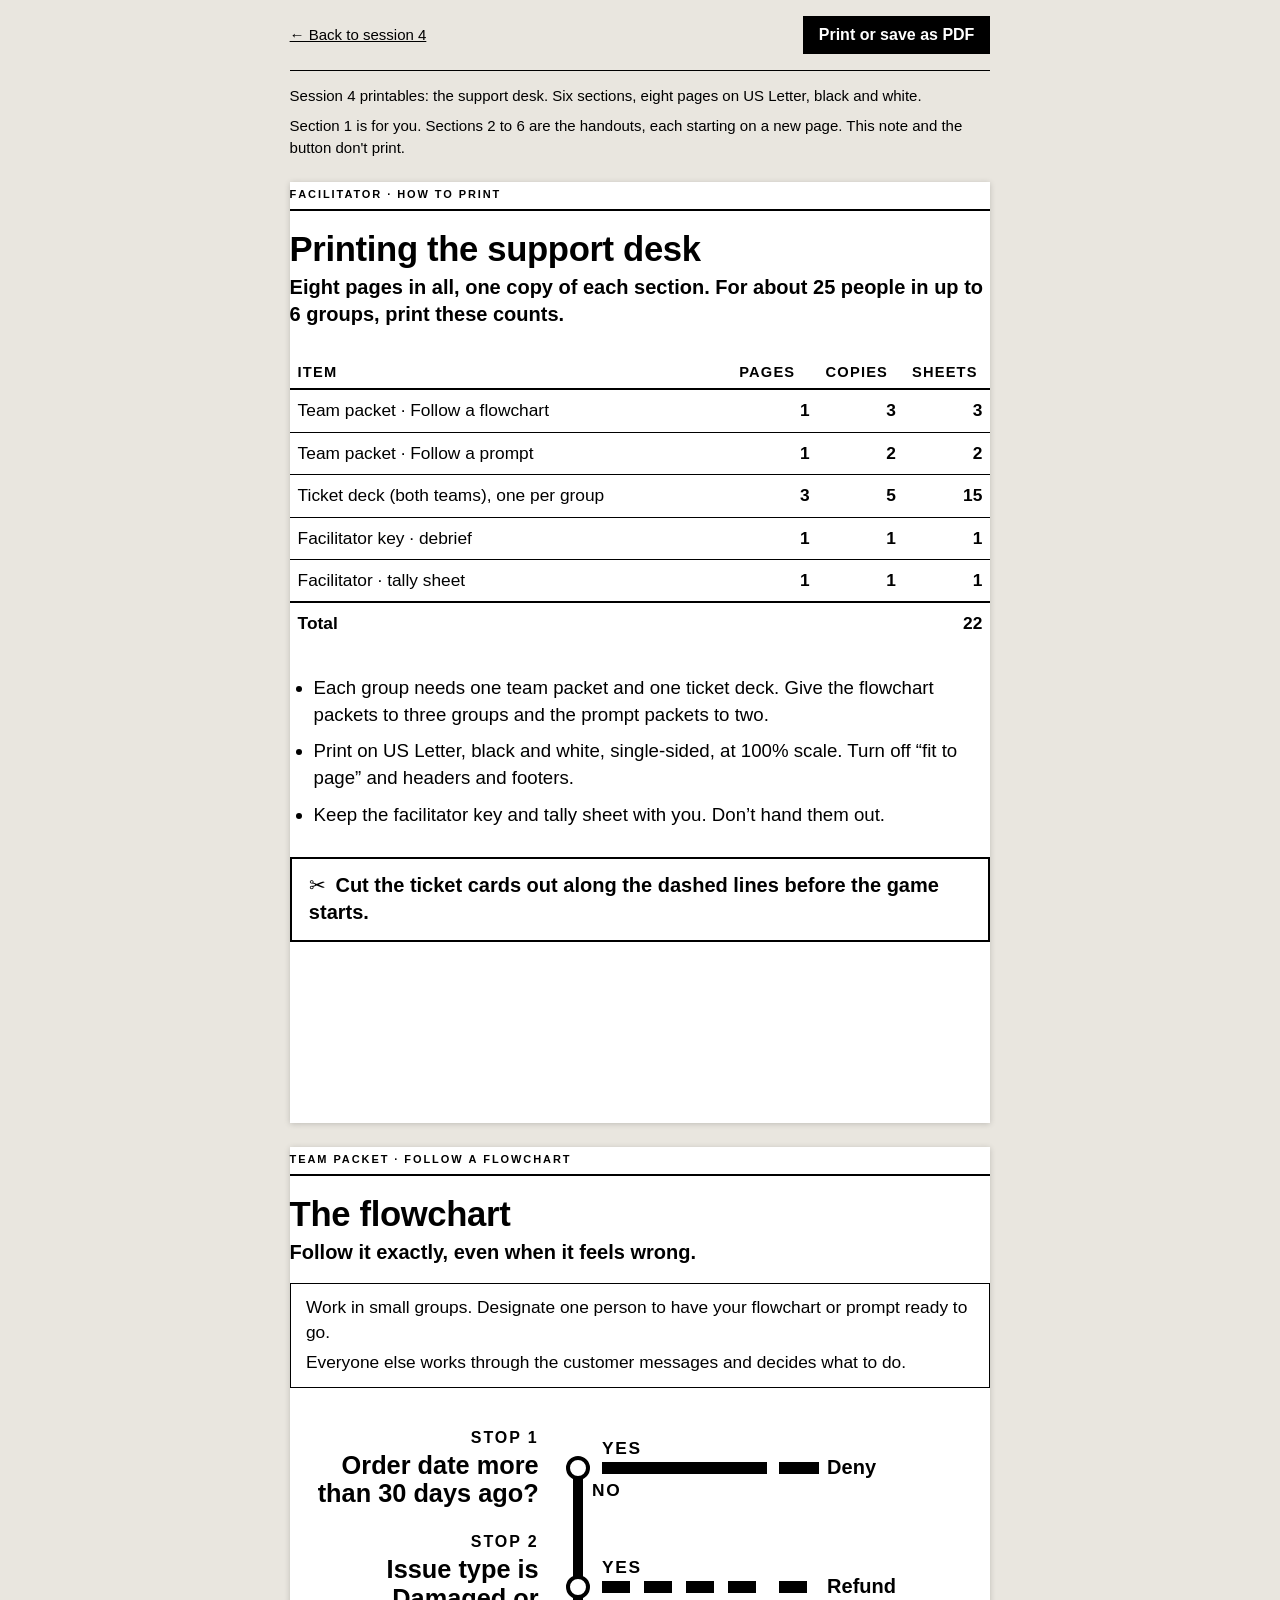
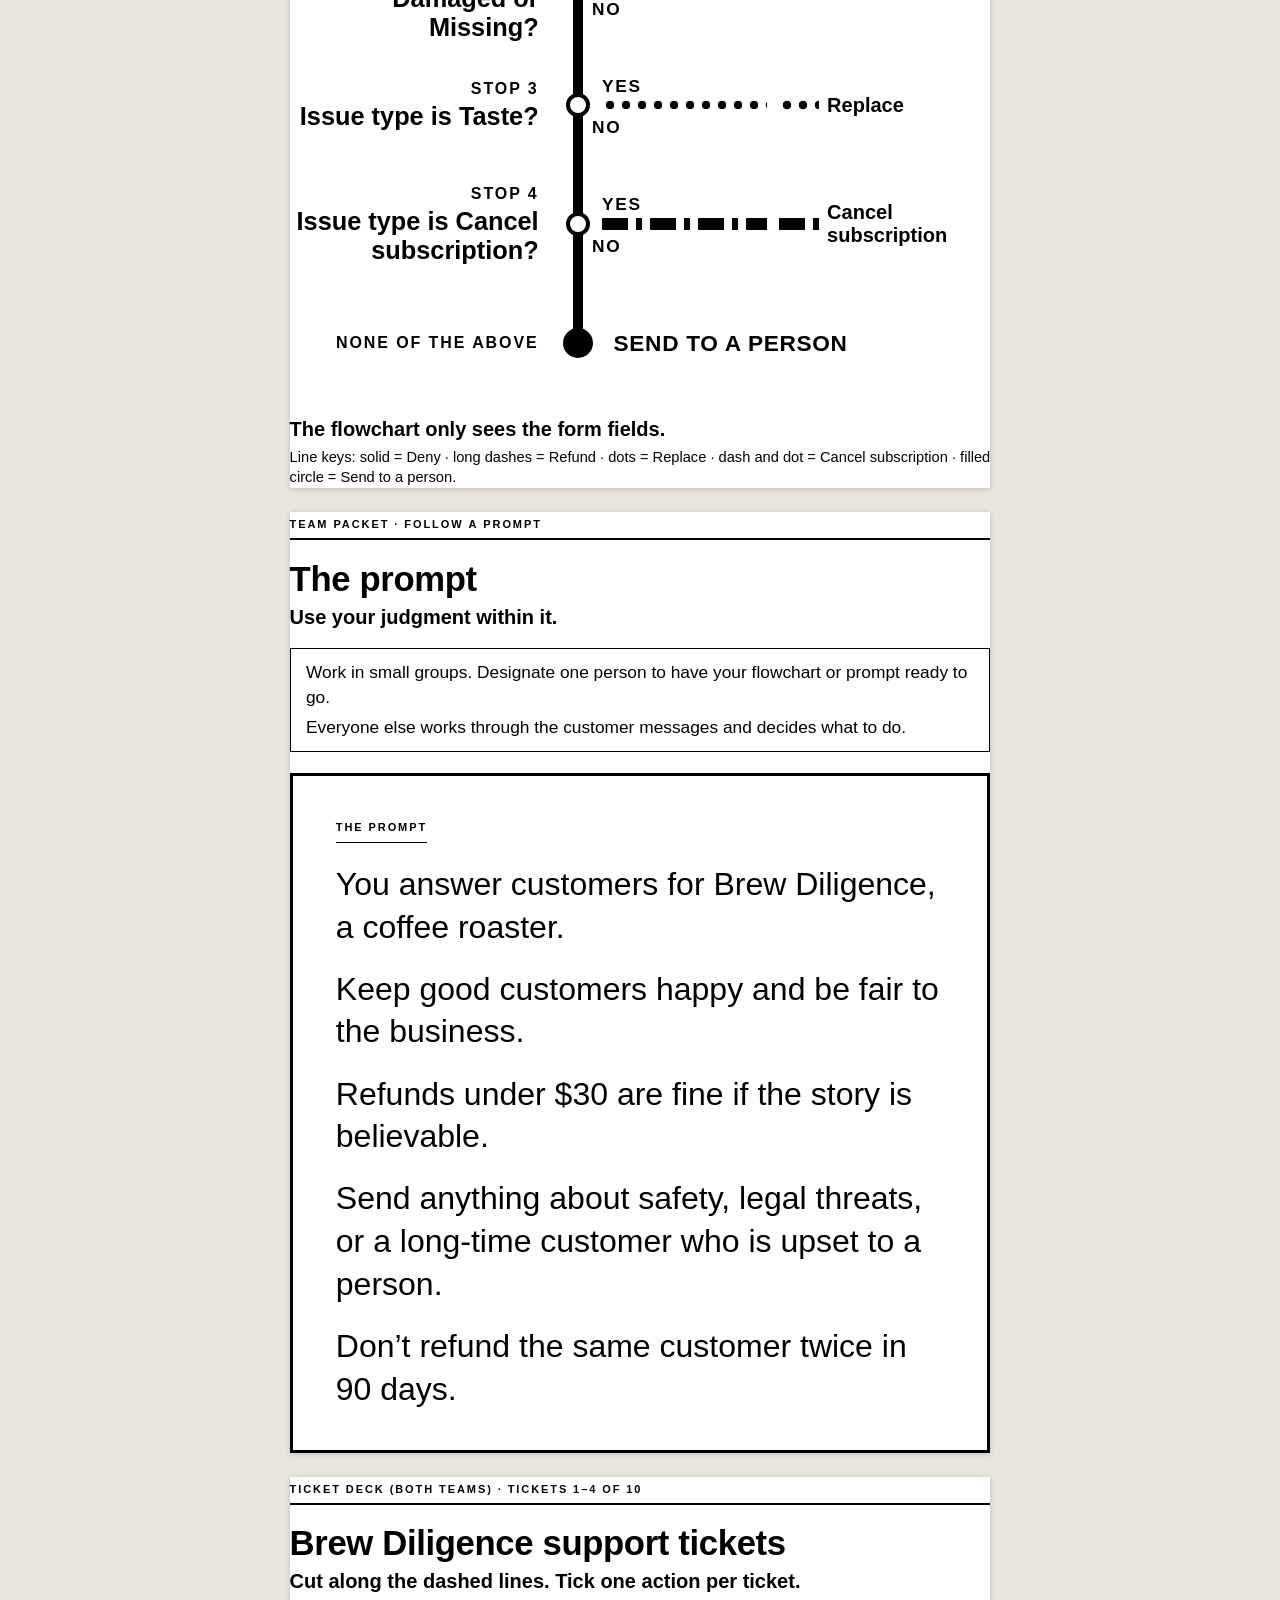
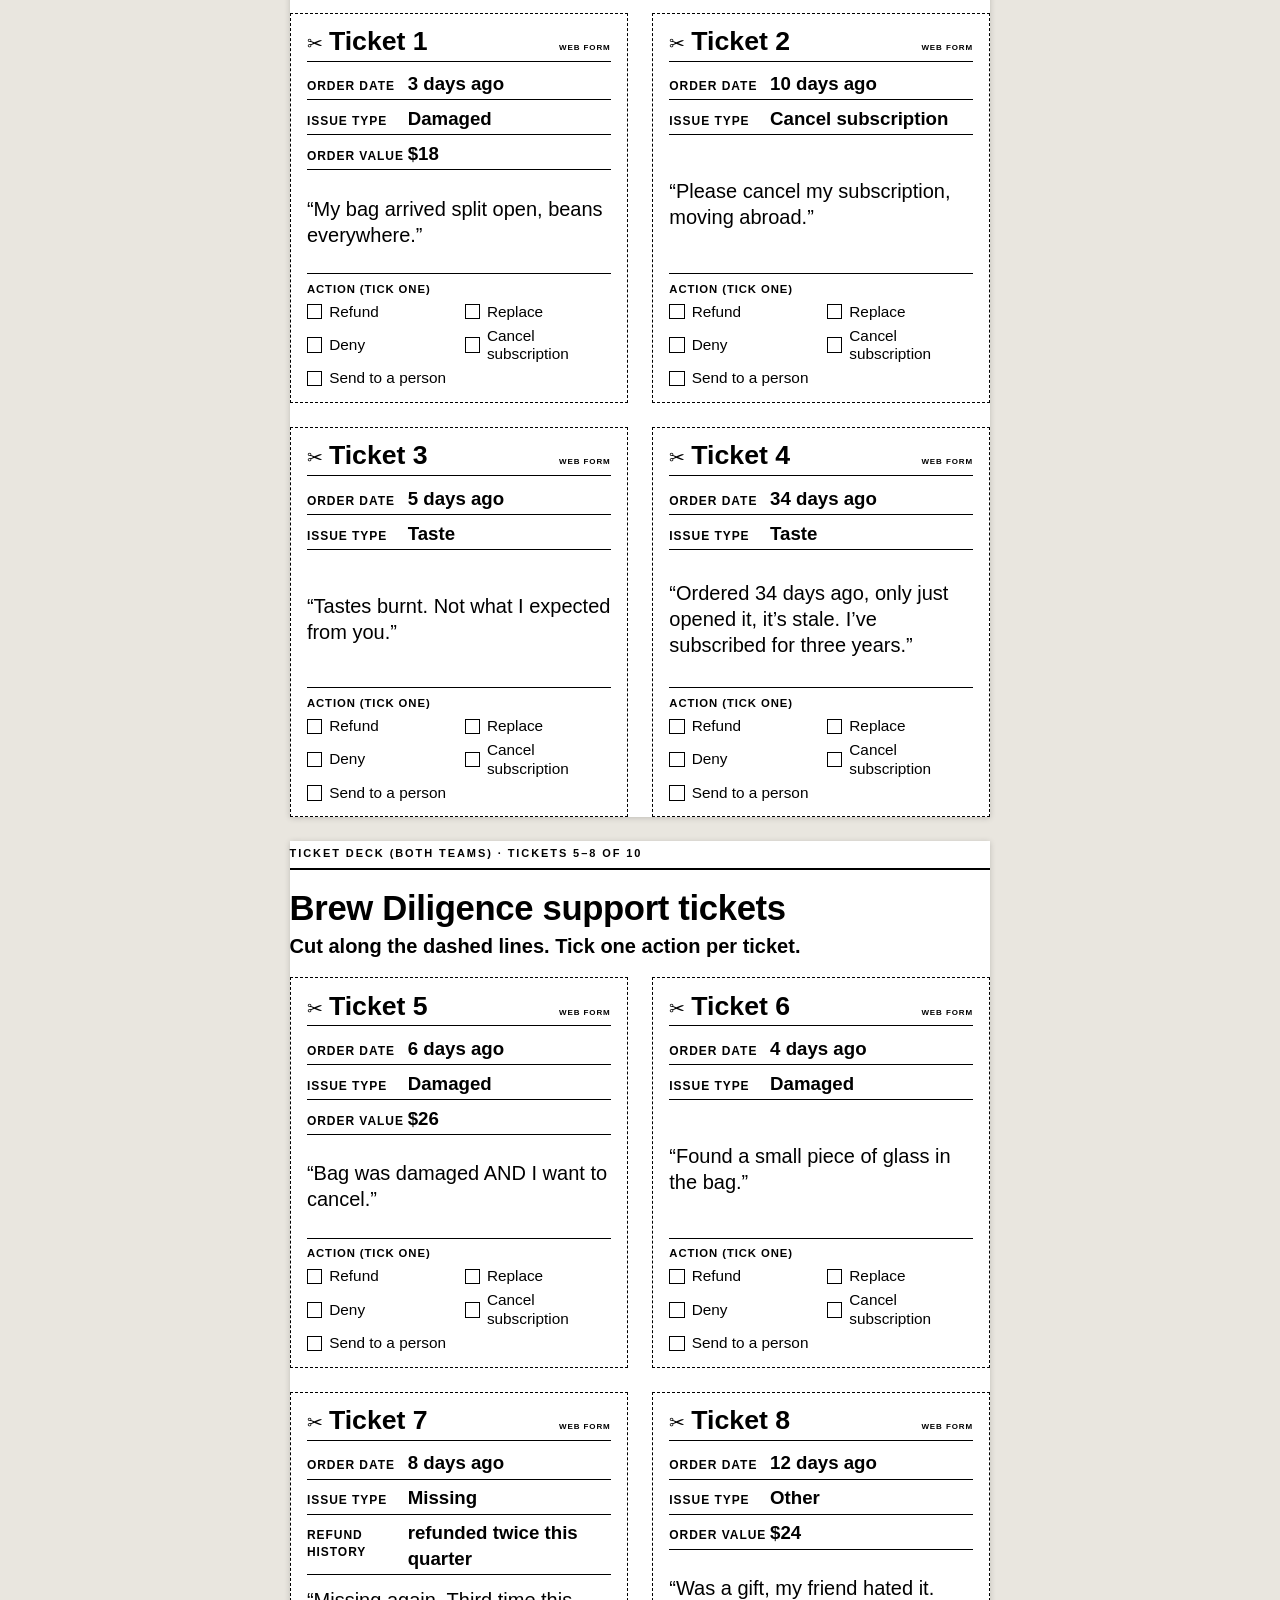
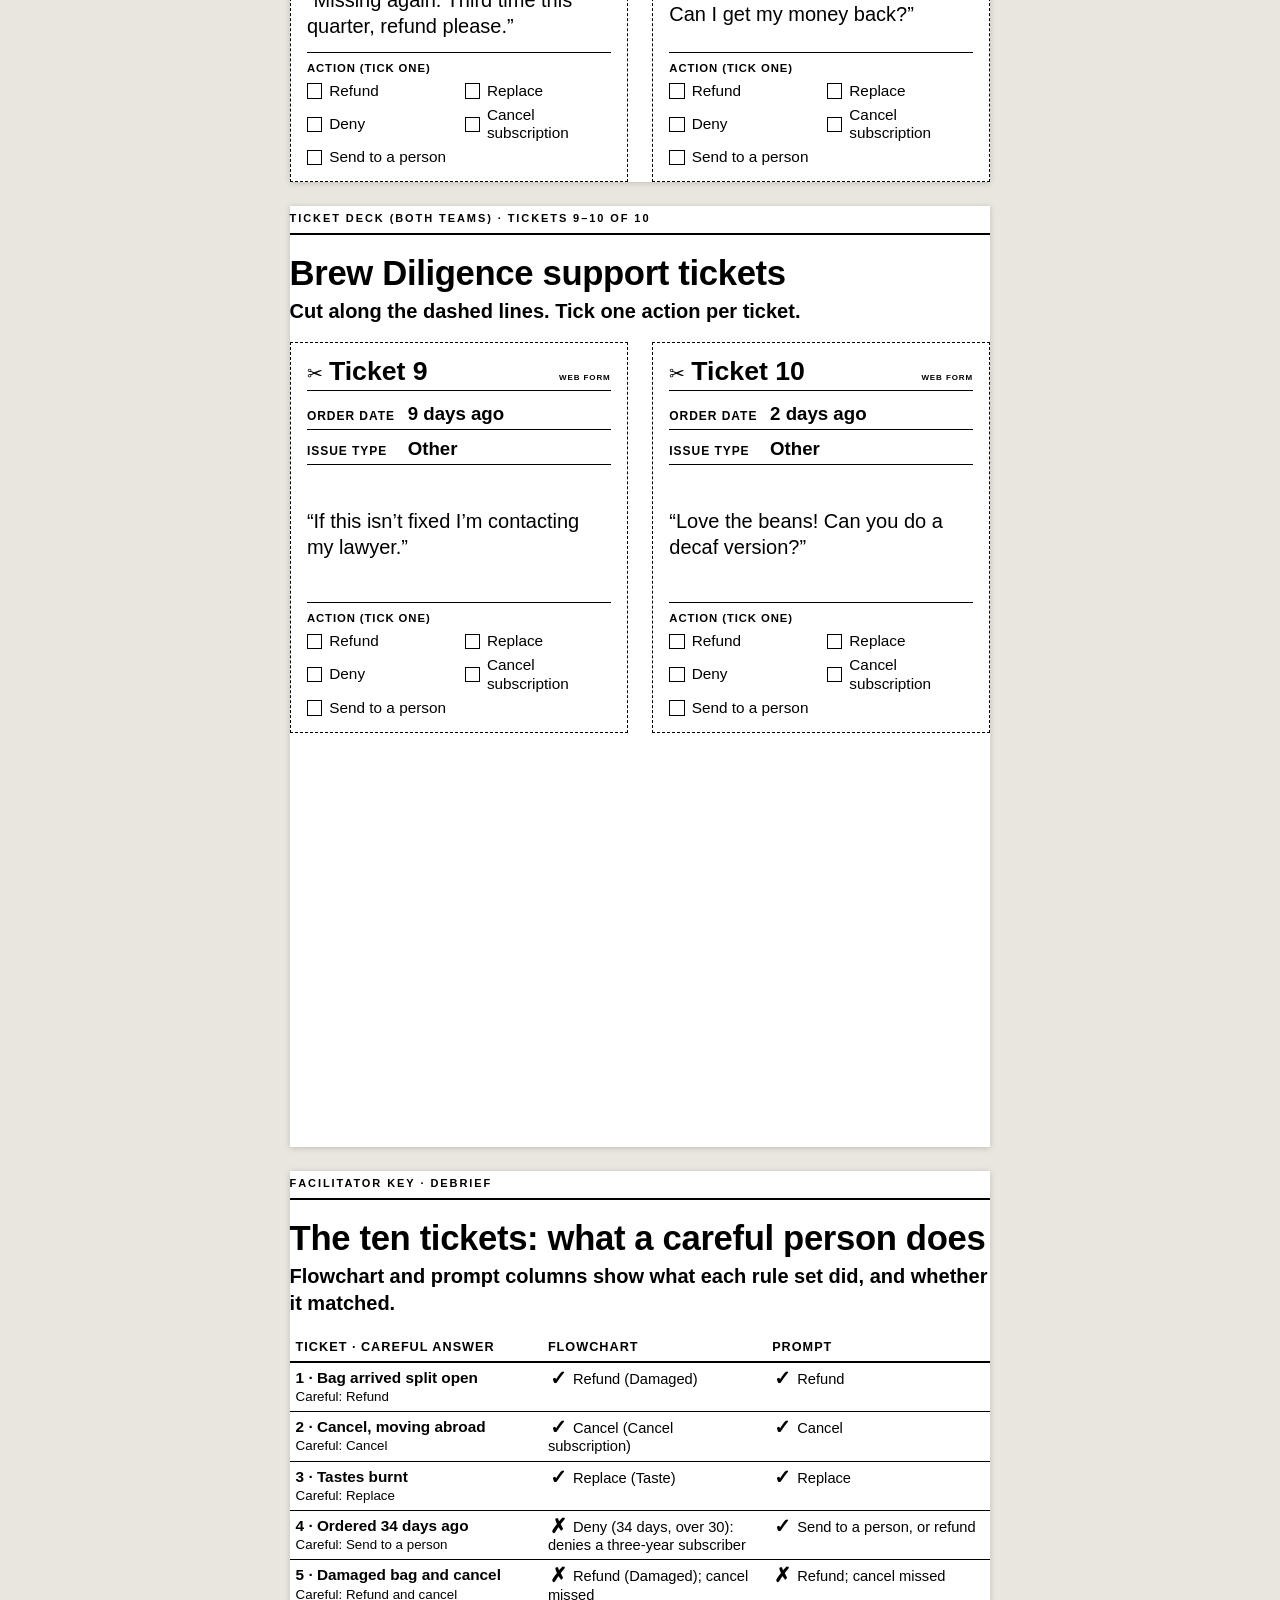
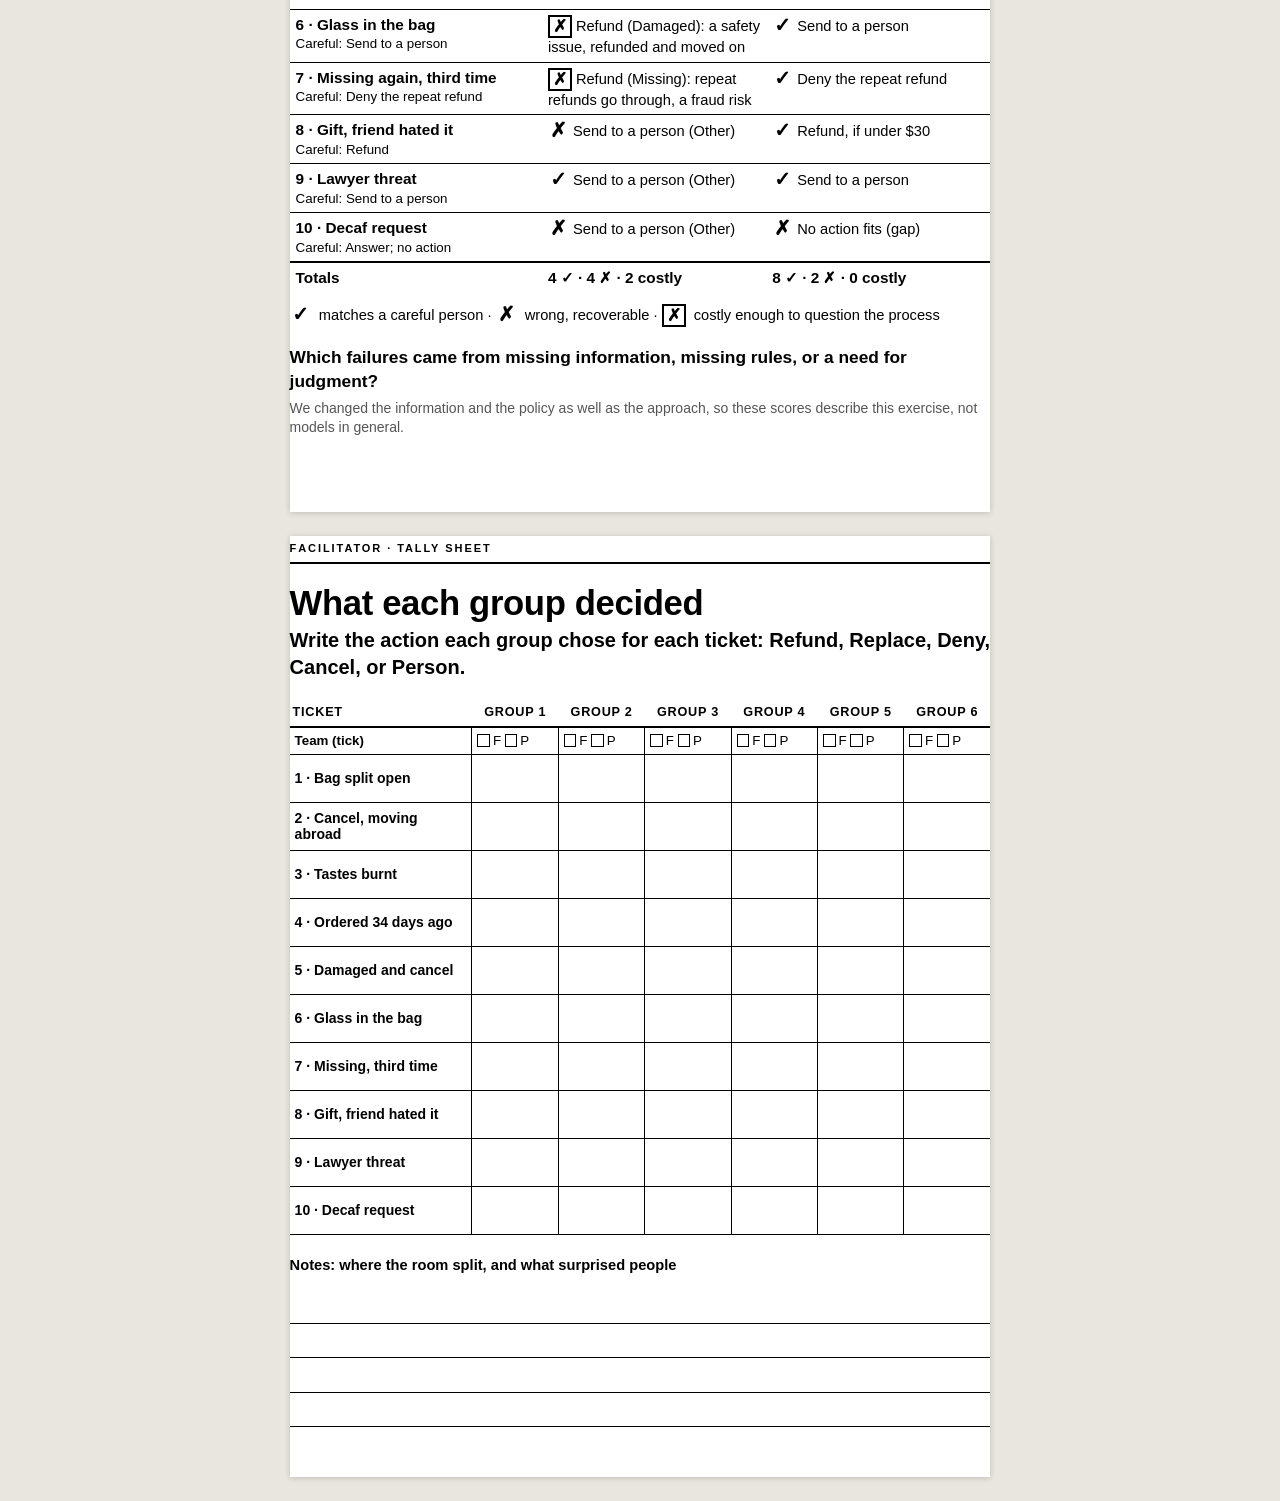
<file: print.html>
<!doctype html>
<html lang="en">
<head>
<meta charset="utf-8">
<meta name="viewport" content="width=device-width,initial-scale=1">
<title>Session 4 printables · Support desk</title>
<style>
/* Session 4 printables: the support desk. US Letter, black and white.
   Distinctions use dash patterns, weights and boxes, never colour. */
*{box-sizing:border-box}
html,body{margin:0;background:#e9e6df;color:#000}
body{font-family:"Helvetica Neue",Helvetica,Arial,"Liberation Sans",sans-serif;font-size:14px;line-height:1.35;-webkit-print-color-adjust:exact;print-color-adjust:exact}

/* screen only: intro and button */
.screen-only{max-width:7.3in;margin:0 auto}
.bar{display:flex;align-items:center;justify-content:space-between;gap:16px;padding:16px 0;border-bottom:1px solid #000}
.bar a{color:#000;font-size:15px}
.bar button{padding:10px 16px;background:#000;color:#fff;border:0;font:700 16px "Helvetica Neue",Helvetica,Arial,sans-serif;cursor:pointer}
.bar button:hover{background:#333}
.intro{padding:14px 0 0;font-size:15px;line-height:1.45}
.intro p{margin:0 0 8px}

/* each section is one printable block: exactly the printable area of a US Letter sheet at 0.6in margins */
.sheet{width:7.3in;height:9.8in;margin:24px auto;background:#fff;box-shadow:0 1px 6px rgba(0,0,0,.18);display:flex;flex-direction:column;overflow:visible}
.sheet.last{margin-bottom:24px}

/* small caps label at the top of every section, so the stacks don't get mixed up */
.label{margin:0 0 .2in;padding-bottom:5px;border-bottom:2px solid #000;font-size:12pt;font-weight:800;letter-spacing:.12em;font-variant-caps:all-small-caps;flex:none}
.title{margin:0 0 .06in;font-size:26pt;font-weight:800;line-height:1.1;letter-spacing:-.01em;flex:none}
.sub{margin:0 0 .18in;font-size:15pt;font-weight:600;flex:none}

/* setup note (the slide's small-groups wording) */
.setup{margin:0 0 .22in;padding:.12in .16in;border:1.5px solid #000;font-size:13pt;line-height:1.42;flex:none}
.setup p{margin:0}
.setup p+p{margin-top:.06in}

/* 1. how to print */
.plist{margin:.1in 0 0;padding:0 0 0 .25in;font-size:14pt;line-height:1.45}
.plist li{margin:0 0 .1in}
.ptable{width:100%;border-collapse:collapse;margin:.12in 0 .2in;font-size:13pt}
.ptable th{text-align:left;font-size:11pt;letter-spacing:.08em;text-transform:uppercase;border-bottom:2px solid #000;padding:6px 8px}
.ptable td{padding:9px 8px;border-bottom:1px solid #000;vertical-align:top}
.ptable td.n{text-align:right;white-space:nowrap;width:.9in;font-weight:700}
.ptable tfoot td{border-top:2px solid #000;border-bottom:0;font-weight:800}
.cutline{margin:.2in 0 0;padding:.14in .18in;border:2px solid #000;font-size:15pt;font-weight:700}
.cutline::before{content:"\2702";margin-right:.1in;font-weight:400}

/* 2. flowchart: subway map, filled to the page */
.fc{flex:1;min-height:0;display:grid;grid-template-rows:repeat(5,minmax(1.12in,1fr));list-style:none;margin:0;padding:0}
.fc li{display:grid;grid-template-columns:minmax(0,1.6fr) .5in minmax(0,1fr) minmax(0,1.35fr);position:relative;min-height:0}
.fc .q{display:flex;flex-direction:column;justify-content:center;align-items:flex-end;text-align:right;padding-right:.16in;min-width:0}
.stop{font-size:12pt;font-weight:800;letter-spacing:.12em;text-transform:uppercase;line-height:1.2}
.qt{margin:.04in 0 0;font-size:19pt;font-weight:700;line-height:1.14}
.rail{position:relative}
.rail::before{content:"";position:absolute;left:50%;top:0;bottom:0;width:10px;margin-left:-5px;background:#000}
.fc li:first-child .rail::before{top:50%}
.fc li:last-child .rail::before{bottom:50%}
.stn{position:absolute;left:50%;top:50%;width:24px;height:24px;margin:-12px 0 0 -12px;border:4px solid #000;border-radius:50%;background:#fff;box-sizing:border-box}
.endstn{position:absolute;left:50%;top:50%;width:30px;height:30px;margin:-15px 0 0 -15px;border:4px solid #000;border-radius:50%;background:#000;box-sizing:border-box}
.br{position:relative;display:flex;align-items:center}
.yes{position:absolute;left:0;bottom:calc(50% + 9px);font-size:13pt;font-weight:800;letter-spacing:.1em;text-transform:uppercase;line-height:1.2}
.no{position:absolute;left:calc(50% + 14px);top:calc(50% + 12px);font-size:13pt;font-weight:800;letter-spacing:.1em;text-transform:uppercase;line-height:1.2}
.term{display:flex;align-items:center;gap:8px;padding-left:.12in;padding-right:.1in;min-width:0;font-size:15pt;font-weight:800;line-height:1.15}
.term>span:not(.key){min-width:0;overflow-wrap:normal}
.key{flex:none;display:block;width:.42in;height:12px}
.dot{flex:none;width:22px;height:22px;border-radius:50%;background:#000}
.endterm{grid-column:3 / span 2;display:flex;align-items:center;gap:12px;padding-left:.12in;padding-right:.1in;font-size:17pt;font-weight:800;text-transform:uppercase;letter-spacing:.03em;line-height:1.15;min-width:0}

/* the four branch patterns: solid, long dashes, dots, dash and dot */
.p-deny{background:#000}
.p-refund{background:repeating-linear-gradient(90deg,#000 0 28px,transparent 28px 42px)}
.p-replace{background:radial-gradient(circle at 50% 50%,#000 0 4px,transparent 4.6px) 0 50%/16px 12px repeat-x}
.p-cancel{background:repeating-linear-gradient(90deg,#000 0 26px,transparent 26px 34px,#000 34px 40px,transparent 40px 48px)}
.ln{display:block;width:100%;height:12px}
.fnote{margin:.14in 0 0;font-size:15pt;font-weight:800;flex:none}
.fkey{margin:.06in 0 0;font-size:11pt;color:#000;flex:none}

/* 3. prompt */
.brief{flex:1;display:flex;flex-direction:column;justify-content:center;gap:.2in;border:3px solid #000;padding:.32in .45in;min-height:0}
.brief .bl{font-size:12pt;font-weight:800;letter-spacing:.12em;font-variant-caps:all-small-caps;border-bottom:1.5px solid #000;padding-bottom:6px;align-self:flex-start}
.brief p{margin:0;font-size:24pt;line-height:1.34;font-weight:500}

/* 4. ticket deck: 4 cards per page, dashed cut lines */
.deck{flex:1;min-height:0;display:grid;grid-template-columns:1fr 1fr;grid-template-rows:1fr 1fr;gap:.25in;margin:0}
.card{position:relative;border:1.5px dashed #000;padding:.15in .17in;display:flex;flex-direction:column;gap:.1in;min-height:0;overflow:hidden}
.card.solo{grid-row:1}
.chead{display:flex;justify-content:space-between;align-items:baseline;gap:8px;border-bottom:1px solid #000;padding-bottom:6px}
.cnum{font-size:20pt;font-weight:800;line-height:1}
.cnum .sc{font-size:14pt;font-weight:400;margin-right:6px}
.cform{font-size:8.5pt;font-weight:800;letter-spacing:.08em;font-variant-caps:all-small-caps;text-align:right}
.fields{display:grid;gap:.06in}
.fld{display:grid;grid-template-columns:1.05in minmax(0,1fr);align-items:baseline;border-bottom:1px solid #000;padding-bottom:3px}
.fk{font-size:9pt;font-weight:800;letter-spacing:.08em;text-transform:uppercase}
.fv{font-size:14pt;font-weight:600}
.msg{flex:1;margin:0;font-size:15pt;line-height:1.3;display:flex;align-items:center;min-height:0}
.acts{flex:none;border-top:1px solid #000;padding-top:.08in}
.acts .al{font-size:8.5pt;font-weight:800;letter-spacing:.08em;text-transform:uppercase;margin-bottom:.06in}
.acts ul{list-style:none;margin:0;padding:0;display:grid;grid-template-columns:1fr 1fr;gap:.06in .12in;font-size:11.5pt;line-height:1.2}
.acts li{display:flex;align-items:center;gap:7px}
.tk{flex:none;display:inline-block;width:.16in;height:.16in;border:1.5px solid #000}

/* 5. debrief key */
.dtab{width:100%;border-collapse:collapse;font-size:11pt;flex:none}
.dtab th{text-align:left;font-size:9.5pt;letter-spacing:.08em;text-transform:uppercase;border-bottom:2px solid #000;padding:5px 6px}
.dtab td{padding:5px 6px;border-bottom:1px solid #000;vertical-align:top;line-height:1.25}
.dtab .tn{font-weight:800;font-size:11.5pt}
.dtab .tc{display:block;font-size:10pt;font-weight:400;margin-top:2px}
.mk{display:inline-block;min-width:.22in;font-size:15pt;font-weight:700;line-height:1;margin-right:4px;vertical-align:-1px;text-align:center}
.mk.costly{font-weight:900;border:2.5px solid #000;padding:1px 3px;font-size:13pt;line-height:1;min-width:0;vertical-align:-1px}
.dtab .sm{display:block;font-size:10pt;padding-left:.27in}
.dtab tfoot td{border-top:2px solid #000;border-bottom:0;font-weight:800;font-size:11.5pt}
.legend{margin:.12in 0 0;font-size:11pt;flex:none}
.legend span{white-space:nowrap}
.dq{margin:.2in 0 0;font-size:13pt;font-weight:700;flex:none}
.dnote{margin:.06in 0 0;font-size:10.5pt;color:#555;flex:none}

/* 6. tally */
.tally{width:100%;border-collapse:collapse;font-size:11pt;flex:none}
.tally th{font-size:9.5pt;letter-spacing:.06em;text-transform:uppercase;text-align:center;border-bottom:2px solid #000;padding:5px 3px}
.tally th.tk-h{text-align:left;width:1.9in}
.tally td{border-bottom:1px solid #000;border-left:1px solid #000;height:.5in;padding:3px 5px;vertical-align:bottom}
.tally td:first-child{border-left:0;font-size:10.5pt;font-weight:600;vertical-align:middle;line-height:1.2}
.tally tr.team td{height:auto;font-size:10pt;padding:4px 5px;vertical-align:middle}
.tally td.team-box{white-space:nowrap}
.tally td.team-box .tk{width:.13in;height:.13in;vertical-align:-2px;margin-right:3px}
.notes{margin-top:.22in;flex:none}
.notes p{margin:0 0 .14in;font-size:11pt;font-weight:800}
.rule{border-bottom:1px solid #000;height:.36in}

@media screen and (max-width:700px){
  .sheet{width:auto;height:auto;padding:18px;margin:16px 0}
  .deck{grid-template-columns:1fr;grid-template-rows:none}
  .card{min-height:4.2in}
  .fc{grid-template-rows:none}
  .fc li{min-height:1.4in}
  .screen-only{padding:0 14px}
}

@media print{
  @page{size:letter;margin:.6in}
  html,body{background:#fff}
  .screen-only,.noprint{display:none!important}
  .sheet{width:auto;height:9.7in;margin:0;box-shadow:none;break-after:page;page-break-after:always;break-inside:avoid}
  .sheet.last{break-after:auto;page-break-after:auto}
  .card{break-inside:avoid}
  .dtab tr,.tally tr{break-inside:avoid}
}
</style>
</head>
<body>

<div class="screen-only">
  <div class="bar">
    <a href="session-4.html">← Back to session 4</a>
    <button type="button" id="printBtn">Print or save as PDF</button>
  </div>
  <div class="intro">
    <p>Session 4 printables: the support desk. Six sections, eight pages on US Letter, black and white.</p>
    <p>Section 1 is for you. Sections 2 to 6 are the handouts, each starting on a new page. This note and the button don't print.</p>
  </div>
</div>

<!-- 1. Facilitator: how to print -->
<section class="sheet" aria-labelledby="s1">
  <p class="label">Facilitator · how to print</p>
  <h1 class="title" id="s1">Printing the support desk</h1>
  <p class="sub">Eight pages in all, one copy of each section. For about 25 people in up to 6 groups, print these counts.</p>
  <table class="ptable">
    <thead><tr><th>Item</th><th>Pages</th><th>Copies</th><th>Sheets</th></tr></thead>
    <tbody>
      <tr><td>Team packet · Follow a flowchart</td><td class="n">1</td><td class="n">3</td><td class="n">3</td></tr>
      <tr><td>Team packet · Follow a prompt</td><td class="n">1</td><td class="n">2</td><td class="n">2</td></tr>
      <tr><td>Ticket deck (both teams), one per group</td><td class="n">3</td><td class="n">5</td><td class="n">15</td></tr>
      <tr><td>Facilitator key · debrief</td><td class="n">1</td><td class="n">1</td><td class="n">1</td></tr>
      <tr><td>Facilitator · tally sheet</td><td class="n">1</td><td class="n">1</td><td class="n">1</td></tr>
    </tbody>
    <tfoot><tr><td>Total</td><td></td><td></td><td class="n">22</td></tr></tfoot>
  </table>
  <ul class="plist">
    <li>Each group needs one team packet and one ticket deck. Give the flowchart packets to three groups and the prompt packets to two.</li>
    <li>Print on US Letter, black and white, single-sided, at 100% scale. Turn off “fit to page” and headers and footers.</li>
    <li>Keep the facilitator key and tally sheet with you. Don’t hand them out.</li>
  </ul>
  <p class="cutline">Cut the ticket cards out along the dashed lines before the game starts.</p>
</section>

<!-- 2. Team packet: Follow a flowchart -->
<section class="sheet" aria-labelledby="s2">
  <p class="label">Team packet · Follow a flowchart</p>
  <h2 class="title" id="s2">The flowchart</h2>
  <p class="sub">Follow it exactly, even when it feels wrong.</p>
  <div class="setup">
    <p>Work in small groups. Designate one person to have your flowchart or prompt ready to go.</p>
    <p>Everyone else works through the customer messages and decides what to do.</p>
  </div>
  <ol class="fc" aria-label="The flowchart, as a subway map">
    <li>
      <div class="q"><span class="stop">Stop 1</span><p class="qt">Order date more than 30 days ago?</p></div>
      <div class="rail"><span class="stn"></span><span class="no">No</span></div>
      <div class="br"><span class="yes">Yes</span><span class="ln p-deny"></span></div>
      <div class="term"><span class="key p-deny"></span>Deny</div>
    </li>
    <li>
      <div class="q"><span class="stop">Stop 2</span><p class="qt">Issue type is Damaged or Missing?</p></div>
      <div class="rail"><span class="stn"></span><span class="no">No</span></div>
      <div class="br"><span class="yes">Yes</span><span class="ln p-refund"></span></div>
      <div class="term"><span class="key p-refund"></span>Refund</div>
    </li>
    <li>
      <div class="q"><span class="stop">Stop 3</span><p class="qt">Issue type is Taste?</p></div>
      <div class="rail"><span class="stn"></span><span class="no">No</span></div>
      <div class="br"><span class="yes">Yes</span><span class="ln p-replace"></span></div>
      <div class="term"><span class="key p-replace"></span>Replace</div>
    </li>
    <li>
      <div class="q"><span class="stop">Stop 4</span><p class="qt">Issue type is Cancel subscription?</p></div>
      <div class="rail"><span class="stn"></span><span class="no">No</span></div>
      <div class="br"><span class="yes">Yes</span><span class="ln p-cancel"></span></div>
      <div class="term"><span class="key p-cancel"></span>Cancel subscription</div>
    </li>
    <li>
      <div class="q"><span class="stop">None of the above</span></div>
      <div class="rail"><span class="endstn"></span></div>
      <div class="endterm">Send to a person</div>
    </li>
  </ol>
  <p class="fnote">The flowchart only sees the form fields.</p>
  <p class="fkey">Line keys: solid = Deny · long dashes = Refund · dots = Replace · dash and dot = Cancel subscription · filled circle = Send to a person.</p>
</section>

<!-- 3. Team packet: Follow a prompt -->
<section class="sheet" aria-labelledby="s3">
  <p class="label">Team packet · Follow a prompt</p>
  <h2 class="title" id="s3">The prompt</h2>
  <p class="sub">Use your judgment within it.</p>
  <div class="setup">
    <p>Work in small groups. Designate one person to have your flowchart or prompt ready to go.</p>
    <p>Everyone else works through the customer messages and decides what to do.</p>
  </div>
  <div class="brief">
    <p class="bl">The prompt</p>
    <p>You answer customers for Brew Diligence, a coffee roaster.</p>
    <p>Keep good customers happy and be fair to the business.</p>
    <p>Refunds under $30 are fine if the story is believable.</p>
    <p>Send anything about safety, legal threats, or a long-time customer who is upset to a person.</p>
    <p>Don’t refund the same customer twice in 90 days.</p>
  </div>
</section>

<!-- 4a. Ticket deck: tickets 1 to 4 -->
<section class="sheet" aria-labelledby="s4a">
  <p class="label">Ticket deck (both teams) · tickets 1–4 of 10</p>
  <h2 class="title" id="s4a">Brew Diligence support tickets</h2>
  <p class="sub">Cut along the dashed lines. Tick one action per ticket.</p>
  <div class="deck">
    <div class="card">
      <div class="chead"><span class="cnum"><span class="sc">✂</span>Ticket 1</span><span class="cform">Web form</span></div>
      <div class="fields"><div class="fld"><span class="fk">Order date</span><span class="fv">3 days ago</span></div><div class="fld"><span class="fk">Issue type</span><span class="fv">Damaged</span></div><div class="fld"><span class="fk">Order value</span><span class="fv">$18</span></div></div>
      <p class="msg">“My bag arrived split open, beans everywhere.”</p>
      <div class="acts"><div class="al">Action (tick one)</div><ul>
        <li><span class="tk"></span>Refund</li><li><span class="tk"></span>Replace</li><li><span class="tk"></span>Deny</li><li><span class="tk"></span>Cancel subscription</li><li><span class="tk"></span>Send to a person</li></ul></div>
    </div>
    <div class="card">
      <div class="chead"><span class="cnum"><span class="sc">✂</span>Ticket 2</span><span class="cform">Web form</span></div>
      <div class="fields"><div class="fld"><span class="fk">Order date</span><span class="fv">10 days ago</span></div><div class="fld"><span class="fk">Issue type</span><span class="fv">Cancel subscription</span></div></div>
      <p class="msg">“Please cancel my subscription, moving abroad.”</p>
      <div class="acts"><div class="al">Action (tick one)</div><ul>
        <li><span class="tk"></span>Refund</li><li><span class="tk"></span>Replace</li><li><span class="tk"></span>Deny</li><li><span class="tk"></span>Cancel subscription</li><li><span class="tk"></span>Send to a person</li></ul></div>
    </div>
    <div class="card">
      <div class="chead"><span class="cnum"><span class="sc">✂</span>Ticket 3</span><span class="cform">Web form</span></div>
      <div class="fields"><div class="fld"><span class="fk">Order date</span><span class="fv">5 days ago</span></div><div class="fld"><span class="fk">Issue type</span><span class="fv">Taste</span></div></div>
      <p class="msg">“Tastes burnt. Not what I expected from you.”</p>
      <div class="acts"><div class="al">Action (tick one)</div><ul>
        <li><span class="tk"></span>Refund</li><li><span class="tk"></span>Replace</li><li><span class="tk"></span>Deny</li><li><span class="tk"></span>Cancel subscription</li><li><span class="tk"></span>Send to a person</li></ul></div>
    </div>
    <div class="card">
      <div class="chead"><span class="cnum"><span class="sc">✂</span>Ticket 4</span><span class="cform">Web form</span></div>
      <div class="fields"><div class="fld"><span class="fk">Order date</span><span class="fv">34 days ago</span></div><div class="fld"><span class="fk">Issue type</span><span class="fv">Taste</span></div></div>
      <p class="msg">“Ordered 34 days ago, only just opened it, it’s stale. I’ve subscribed for three years.”</p>
      <div class="acts"><div class="al">Action (tick one)</div><ul>
        <li><span class="tk"></span>Refund</li><li><span class="tk"></span>Replace</li><li><span class="tk"></span>Deny</li><li><span class="tk"></span>Cancel subscription</li><li><span class="tk"></span>Send to a person</li></ul></div>
    </div>
  </div>
</section>

<!-- 4b. Ticket deck: tickets 5 to 8 -->
<section class="sheet" aria-labelledby="s4b">
  <p class="label">Ticket deck (both teams) · tickets 5–8 of 10</p>
  <h2 class="title" id="s4b">Brew Diligence support tickets</h2>
  <p class="sub">Cut along the dashed lines. Tick one action per ticket.</p>
  <div class="deck">
    <div class="card">
      <div class="chead"><span class="cnum"><span class="sc">✂</span>Ticket 5</span><span class="cform">Web form</span></div>
      <div class="fields"><div class="fld"><span class="fk">Order date</span><span class="fv">6 days ago</span></div><div class="fld"><span class="fk">Issue type</span><span class="fv">Damaged</span></div><div class="fld"><span class="fk">Order value</span><span class="fv">$26</span></div></div>
      <p class="msg">“Bag was damaged AND I want to cancel.”</p>
      <div class="acts"><div class="al">Action (tick one)</div><ul>
        <li><span class="tk"></span>Refund</li><li><span class="tk"></span>Replace</li><li><span class="tk"></span>Deny</li><li><span class="tk"></span>Cancel subscription</li><li><span class="tk"></span>Send to a person</li></ul></div>
    </div>
    <div class="card">
      <div class="chead"><span class="cnum"><span class="sc">✂</span>Ticket 6</span><span class="cform">Web form</span></div>
      <div class="fields"><div class="fld"><span class="fk">Order date</span><span class="fv">4 days ago</span></div><div class="fld"><span class="fk">Issue type</span><span class="fv">Damaged</span></div></div>
      <p class="msg">“Found a small piece of glass in the bag.”</p>
      <div class="acts"><div class="al">Action (tick one)</div><ul>
        <li><span class="tk"></span>Refund</li><li><span class="tk"></span>Replace</li><li><span class="tk"></span>Deny</li><li><span class="tk"></span>Cancel subscription</li><li><span class="tk"></span>Send to a person</li></ul></div>
    </div>
    <div class="card">
      <div class="chead"><span class="cnum"><span class="sc">✂</span>Ticket 7</span><span class="cform">Web form</span></div>
      <div class="fields"><div class="fld"><span class="fk">Order date</span><span class="fv">8 days ago</span></div><div class="fld"><span class="fk">Issue type</span><span class="fv">Missing</span></div><div class="fld"><span class="fk">Refund history</span><span class="fv">refunded twice this quarter</span></div></div>
      <p class="msg">“Missing again. Third time this quarter, refund please.”</p>
      <div class="acts"><div class="al">Action (tick one)</div><ul>
        <li><span class="tk"></span>Refund</li><li><span class="tk"></span>Replace</li><li><span class="tk"></span>Deny</li><li><span class="tk"></span>Cancel subscription</li><li><span class="tk"></span>Send to a person</li></ul></div>
    </div>
    <div class="card">
      <div class="chead"><span class="cnum"><span class="sc">✂</span>Ticket 8</span><span class="cform">Web form</span></div>
      <div class="fields"><div class="fld"><span class="fk">Order date</span><span class="fv">12 days ago</span></div><div class="fld"><span class="fk">Issue type</span><span class="fv">Other</span></div><div class="fld"><span class="fk">Order value</span><span class="fv">$24</span></div></div>
      <p class="msg">“Was a gift, my friend hated it. Can I get my money back?”</p>
      <div class="acts"><div class="al">Action (tick one)</div><ul>
        <li><span class="tk"></span>Refund</li><li><span class="tk"></span>Replace</li><li><span class="tk"></span>Deny</li><li><span class="tk"></span>Cancel subscription</li><li><span class="tk"></span>Send to a person</li></ul></div>
    </div>
  </div>
</section>

<!-- 4c. Ticket deck: tickets 9 and 10 -->
<section class="sheet" aria-labelledby="s4c">
  <p class="label">Ticket deck (both teams) · tickets 9–10 of 10</p>
  <h2 class="title" id="s4c">Brew Diligence support tickets</h2>
  <p class="sub">Cut along the dashed lines. Tick one action per ticket.</p>
  <div class="deck">
    <div class="card">
      <div class="chead"><span class="cnum"><span class="sc">✂</span>Ticket 9</span><span class="cform">Web form</span></div>
      <div class="fields"><div class="fld"><span class="fk">Order date</span><span class="fv">9 days ago</span></div><div class="fld"><span class="fk">Issue type</span><span class="fv">Other</span></div></div>
      <p class="msg">“If this isn’t fixed I’m contacting my lawyer.”</p>
      <div class="acts"><div class="al">Action (tick one)</div><ul>
        <li><span class="tk"></span>Refund</li><li><span class="tk"></span>Replace</li><li><span class="tk"></span>Deny</li><li><span class="tk"></span>Cancel subscription</li><li><span class="tk"></span>Send to a person</li></ul></div>
    </div>
    <div class="card">
      <div class="chead"><span class="cnum"><span class="sc">✂</span>Ticket 10</span><span class="cform">Web form</span></div>
      <div class="fields"><div class="fld"><span class="fk">Order date</span><span class="fv">2 days ago</span></div><div class="fld"><span class="fk">Issue type</span><span class="fv">Other</span></div></div>
      <p class="msg">“Love the beans! Can you do a decaf version?”</p>
      <div class="acts"><div class="al">Action (tick one)</div><ul>
        <li><span class="tk"></span>Refund</li><li><span class="tk"></span>Replace</li><li><span class="tk"></span>Deny</li><li><span class="tk"></span>Cancel subscription</li><li><span class="tk"></span>Send to a person</li></ul></div>
    </div>
  </div>
</section>

<!-- 5. Facilitator key: debrief -->
<section class="sheet" aria-labelledby="s5">
  <p class="label">Facilitator key · debrief</p>
  <h2 class="title" id="s5">The ten tickets: what a careful person does</h2>
  <p class="sub">Flowchart and prompt columns show what each rule set did, and whether it matched.</p>
  <table class="dtab">
    <thead><tr><th style="width:36%">Ticket · careful answer</th><th style="width:32%">Flowchart</th><th>Prompt</th></tr></thead>
    <tbody>
      <tr><td><span class="tn">1 · Bag arrived split open</span><span class="tc">Careful: Refund</span></td>
        <td><span class="mk">✓</span>Refund (Damaged)</td><td><span class="mk">✓</span>Refund</td></tr>
      <tr><td><span class="tn">2 · Cancel, moving abroad</span><span class="tc">Careful: Cancel</span></td>
        <td><span class="mk">✓</span>Cancel (Cancel subscription)</td><td><span class="mk">✓</span>Cancel</td></tr>
      <tr><td><span class="tn">3 · Tastes burnt</span><span class="tc">Careful: Replace</span></td>
        <td><span class="mk">✓</span>Replace (Taste)</td><td><span class="mk">✓</span>Replace</td></tr>
      <tr><td><span class="tn">4 · Ordered 34 days ago</span><span class="tc">Careful: Send to a person</span></td>
        <td><span class="mk">✗</span>Deny (34 days, over 30): denies a three-year subscriber</td><td><span class="mk">✓</span>Send to a person, or refund</td></tr>
      <tr><td><span class="tn">5 · Damaged bag and cancel</span><span class="tc">Careful: Refund and cancel</span></td>
        <td><span class="mk">✗</span>Refund (Damaged); cancel missed</td><td><span class="mk">✗</span>Refund; cancel missed</td></tr>
      <tr><td><span class="tn">6 · Glass in the bag</span><span class="tc">Careful: Send to a person</span></td>
        <td><span class="mk costly">✗</span>Refund (Damaged): a safety issue, refunded and moved on</td><td><span class="mk">✓</span>Send to a person</td></tr>
      <tr><td><span class="tn">7 · Missing again, third time</span><span class="tc">Careful: Deny the repeat refund</span></td>
        <td><span class="mk costly">✗</span>Refund (Missing): repeat refunds go through, a fraud risk</td><td><span class="mk">✓</span>Deny the repeat refund</td></tr>
      <tr><td><span class="tn">8 · Gift, friend hated it</span><span class="tc">Careful: Refund</span></td>
        <td><span class="mk">✗</span>Send to a person (Other)</td><td><span class="mk">✓</span>Refund, if under $30</td></tr>
      <tr><td><span class="tn">9 · Lawyer threat</span><span class="tc">Careful: Send to a person</span></td>
        <td><span class="mk">✓</span>Send to a person (Other)</td><td><span class="mk">✓</span>Send to a person</td></tr>
      <tr><td><span class="tn">10 · Decaf request</span><span class="tc">Careful: Answer; no action</span></td>
        <td><span class="mk">✗</span>Send to a person (Other)</td><td><span class="mk">✗</span>No action fits (gap)</td></tr>
    </tbody>
    <tfoot>
      <tr><td>Totals</td><td>4 ✓ · 4 ✗ · 2 costly</td><td>8 ✓ · 2 ✗ · 0 costly</td></tr>
    </tfoot>
  </table>
  <p class="legend"><span class="mk">✓</span> matches a careful person · <span class="mk">✗</span> wrong, recoverable · <span class="mk costly">✗</span> costly enough to question the process</p>
<p class="dq">Which failures came from missing information, missing rules, or a need for judgment?</p>
<p class="dnote">We changed the information and the policy as well as the approach, so these scores describe this exercise, not models in general.</p>
</section>

<!-- 6. Facilitator: tally sheet -->
<section class="sheet last" aria-labelledby="s6">
  <p class="label">Facilitator · tally sheet</p>
  <h2 class="title" id="s6">What each group decided</h2>
  <p class="sub">Write the action each group chose for each ticket: Refund, Replace, Deny, Cancel, or Person.</p>
  <table class="tally">
    <thead>
      <tr><th class="tk-h">Ticket</th><th>Group 1</th><th>Group 2</th><th>Group 3</th><th>Group 4</th><th>Group 5</th><th>Group 6</th></tr>
      <tr class="team"><td>Team (tick)</td>
        <td class="team-box"><span class="tk"></span>F <span class="tk"></span>P</td><td class="team-box"><span class="tk"></span>F <span class="tk"></span>P</td><td class="team-box"><span class="tk"></span>F <span class="tk"></span>P</td><td class="team-box"><span class="tk"></span>F <span class="tk"></span>P</td><td class="team-box"><span class="tk"></span>F <span class="tk"></span>P</td><td class="team-box"><span class="tk"></span>F <span class="tk"></span>P</td></tr>
    </thead>
    <tbody>
      <tr><td>1 · Bag split open</td><td></td><td></td><td></td><td></td><td></td><td></td></tr>
      <tr><td>2 · Cancel, moving abroad</td><td></td><td></td><td></td><td></td><td></td><td></td></tr>
      <tr><td>3 · Tastes burnt</td><td></td><td></td><td></td><td></td><td></td><td></td></tr>
      <tr><td>4 · Ordered 34 days ago</td><td></td><td></td><td></td><td></td><td></td><td></td></tr>
      <tr><td>5 · Damaged and cancel</td><td></td><td></td><td></td><td></td><td></td><td></td></tr>
      <tr><td>6 · Glass in the bag</td><td></td><td></td><td></td><td></td><td></td><td></td></tr>
      <tr><td>7 · Missing, third time</td><td></td><td></td><td></td><td></td><td></td><td></td></tr>
      <tr><td>8 · Gift, friend hated it</td><td></td><td></td><td></td><td></td><td></td><td></td></tr>
      <tr><td>9 · Lawyer threat</td><td></td><td></td><td></td><td></td><td></td><td></td></tr>
      <tr><td>10 · Decaf request</td><td></td><td></td><td></td><td></td><td></td><td></td></tr>
    </tbody>
  </table>
  <div class="notes">
    <p>Notes: where the room split, and what surprised people</p>
    <div class="rule"></div><div class="rule"></div><div class="rule"></div><div class="rule"></div>
  </div>
</section>

<script>
  (function () {
    var b = document.getElementById('printBtn');
    if (b) b.addEventListener('click', function () { window.print(); });
  })();
</script>
</body>
</html>
</file>
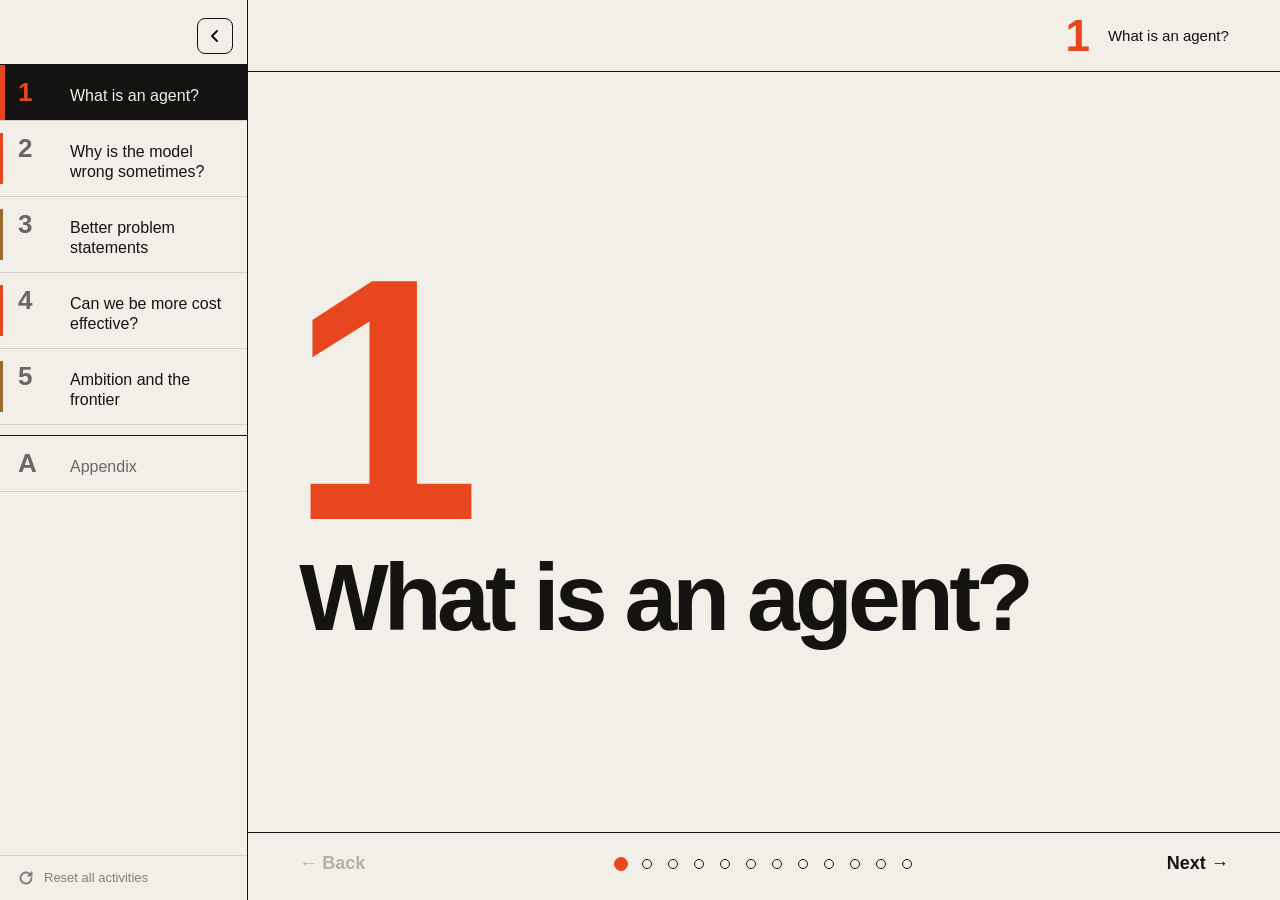
<file: session-1.html>
<!doctype html>
<html lang="en">
<head><script>(function(){var d=document.documentElement,n=null;d.classList.add("preload");try{n=localStorage.getItem("wb:nav")}catch(e){}if(n!==null?n==="1":innerWidth<900)d.classList.add("nav-c")})()</script>
<meta charset="utf-8">
<meta name="viewport" content="width=device-width,initial-scale=1">
<title>Session 1 · What is an agent? · Workbook</title>
<link rel="stylesheet" href="assets/workbook.css">
<style>
/* same input, same output (session 1, slide 6). Two slot-machine cabinets, pulled by the reader. Persisted under wb:s1:reels. */
.tech .rl{grid-column:1/-1;display:grid;grid-template-columns:repeat(2,minmax(0,1fr));gap:clamp(24px,4vw,64px);max-width:1180px;align-items:start}
.tech .rl-col{display:grid;gap:clamp(10px,1.8vh,16px);align-content:start;min-width:0;border-top:2px solid var(--ink);padding-top:12px}
.tech .rl-title{margin:0;font-size:clamp(20px,1.9vw,26px);font-weight:600;letter-spacing:-.015em;line-height:1.1}
.rl-cab{position:relative;display:grid;grid-template-columns:minmax(0,1fr) 44px;gap:18px;align-items:center;padding:14px 18px 16px;border-radius:24px;color:#fbf7ee;background:var(--c);box-shadow:0 8px 0 rgba(20,20,20,.9)}
.rl-main{min-width:0;display:grid;gap:8px}
.rl-kick{margin:0;font-size:12px;letter-spacing:.16em;text-transform:uppercase;opacity:.85}
.rl-chip{margin:0;padding:3px 12px;border-radius:999px;background:rgba(20,20,20,.22);font-size:13px;line-height:24px;white-space:nowrap;overflow:hidden;text-overflow:ellipsis}
.rl-chip b{font-weight:700;opacity:.85}
.rl-win{position:relative;height:60px;border-radius:14px;background:#fbf7ee;overflow:hidden;box-shadow:0 0 0 4px var(--ink)}
.rl-win::after{content:"";position:absolute;inset:0;pointer-events:none;border-radius:14px;background:linear-gradient(rgba(20,20,20,.16),rgba(20,20,20,0) 30%,rgba(20,20,20,0) 70%,rgba(20,20,20,.16))}
.rl-strip{position:absolute;left:0;top:0;width:100%}
.rl-strip.spin{filter:blur(1.2px)}
.rl-it{height:60px;display:flex;align-items:center;color:var(--ink);line-height:1.2}
.rl-it.rl-num{justify-content:center;font-size:32px;font-weight:700;letter-spacing:-.01em;font-variant-numeric:tabular-nums}
.rl-it.rl-sum{padding:0 14px 0 20px;font-size:15px;border-left:12px solid var(--c)}
.rl-it.rl-idle{justify-content:center;font-size:15px;color:#8a8478;font-style:italic}
.rl-lever{justify-self:center;width:44px;padding:0;background:none;border:0;cursor:pointer;color:inherit}
.rl-lever svg{display:block;width:44px;height:auto;overflow:visible}
.rl-arm{transform-box:view-box;transform-origin:28px 190px;transition:transform .45s cubic-bezier(.3,1.6,.5,1)}
.rl-lever.pulled .rl-arm{transform:rotate(34deg);transition:transform .22s ease-in}
.rl-lever:focus-visible{outline:3px solid var(--ink);outline-offset:4px;border-radius:12px}
.rl-cap{margin:0;min-height:2.6em;font-size:clamp(18px,1.6vw,22px);font-weight:500;line-height:1.3;text-wrap:balance}
.rl-logh{display:flex;justify-content:space-between;align-items:baseline;margin:0;font-size:12px;letter-spacing:.14em;text-transform:uppercase;color:var(--mute)}
.rl-v{font-size:15px;letter-spacing:0;text-transform:none;color:var(--ink);font-weight:600}
.rl-rows{margin-top:8px;height:98px;overflow:hidden}
.rl-row{display:grid;grid-template-columns:repeat(3,minmax(0,1fr));gap:8px;height:26px;margin-bottom:6px}
.rl-row.old{opacity:.38}
.rl-tile{height:26px;border-radius:8px;font-size:13px;font-weight:700;line-height:26px;text-align:center;font-variant-numeric:tabular-nums}
.rl-tile.d{background:var(--ink);color:var(--paper)}
.rl-tile.a{background:#e0a526;color:var(--ink)}
.rl-tile.b{background:#2f5fa8;color:#fbf7ee}
.rl-tile.c{background:#4d7046;color:#fbf7ee}
@media (max-width:820px){.tech .rl{grid-template-columns:minmax(0,1fr)}}

/* eyebrow: small, muted label above a block of text. Reusable. Lunch slide uses it to flag the unplugged table activity. */
.eyebrow{margin:0;font-size:15px;font-weight:600;letter-spacing:.08em;font-variant-caps:all-small-caps;color:var(--mute)}

/* lunch slide: setup sentence is context, the question carries the weight */
.tech .qline.em-context{font-weight:400;font-size:clamp(26px,2.6vw,38px);line-height:1.25;letter-spacing:-.01em;margin-bottom:.6em;max-width:28ch}

/* instruction line under a slide title (interaction slides) */
.tech .s1-instr{margin:0 0 18px;max-width:46ch;font-size:clamp(18px,1.8vw,24px);line-height:1.3}

/* slide 10: you are the model. Tools card beside the one-question-at-a-time list */
.s1-model{display:grid;grid-template-columns:minmax(220px,300px) minmax(0,1fr);gap:clamp(24px,4vw,56px);align-items:start;max-width:1140px}
.s1-model .qs{margin-top:0;max-width:none}
.s1-tools{background:var(--card);border:1.5px solid var(--ink);padding:18px 20px 10px}
.s1-tools-h{margin:0 0 6px;font-size:clamp(20px,1.8vw,26px);font-weight:700;letter-spacing:-.02em}
.s1-tools ul{list-style:none;margin:0;padding:0}
.s1-tools li{padding:12px 0;border-top:1px solid var(--rule)}
.s1-tools .tn{display:block;font-size:18px;font-weight:600}
.s1-tools .td{display:block;margin-top:2px;font-size:16px;line-height:1.3;color:var(--mute)}
@media (max-width:820px){.s1-model{grid-template-columns:minmax(0,1fr)}}
.s1t{display:grid;gap:12px;margin-top:0;max-width:none}
.s1t-a,.s1t-b{display:grid;gap:8px}
.s1t-a[hidden],.s1t-b[hidden]{display:none}
.s1t .qs-choices .pick{flex:1 1 0;min-width:0}
.s1t .s1t-none{justify-self:start;margin-top:2px;padding:4px 0;background:none;border:0;font-size:16px;color:var(--mute);text-decoration:underline;text-underline-offset:3px}
.s1t .s1t-none:hover:not(:disabled){color:var(--signal)}
.s1t .s1t-none:disabled{opacity:.4;cursor:default}
@media (max-width:820px){.s1t .qs-choices .pick{flex:1 1 100%}}

/* slide 11: two three-stop range sliders per row (Read, Write). Thumb colour deepens with the value */
.s1-cell{min-width:0}
.s1-rng{-webkit-appearance:none;appearance:none;display:block;width:100%;height:30px;margin:0;background:transparent;cursor:pointer;--fillc:transparent;--p:0%}
.s1-rng[data-v="1"]{--fillc:rgba(232,70,30,.45)}
.s1-rng[data-v="2"]{--fillc:var(--signal)}
.s1-rng::-webkit-slider-runnable-track{height:8px;border:1.5px solid var(--ink);background:linear-gradient(to right,var(--fillc) var(--p),var(--card) var(--p))}
.s1-rng::-webkit-slider-thumb{-webkit-appearance:none;appearance:none;width:22px;height:22px;margin-top:-7px;border:2px solid var(--ink);border-radius:50%;background:var(--card)}
.s1-rng[data-v="1"]::-webkit-slider-thumb{background:rgba(232,70,30,.45)}
.s1-rng[data-v="2"]::-webkit-slider-thumb{background:var(--signal)}
.s1-rng::-moz-range-track{height:8px;border:1.5px solid var(--ink);background:var(--card)}
.s1-rng::-moz-range-progress{height:8px;background:var(--fillc)}
.s1-rng::-moz-range-thumb{width:19px;height:19px;border:2px solid var(--ink);border-radius:50%;background:var(--card)}
.s1-rng[data-v="1"]::-moz-range-thumb{background:rgba(232,70,30,.45)}
.s1-rng[data-v="2"]::-moz-range-thumb{background:var(--signal)}
.s1-stops{display:flex;justify-content:space-between;padding:0 10px;margin-top:2px;font-size:13px;line-height:1.2;color:var(--mute);white-space:nowrap}
</style>
</head>
<body data-lang="tech" data-session="1">
<div class="app" id="app">

  <aside class="nav" aria-label="Sessions">
    <div class="nav-top">
      <button class="nav-toggle" id="navToggle" aria-expanded="true" aria-label="Collapse navigation" title="Collapse navigation ([)">[</button>
    </div>
    <ol class="sessions">
      <li><a class="sess" data-l="t" href="session-1.html" aria-current="page"><span class="n">1</span><span class="label">What is an agent?</span></a></li>
      <li><a class="sess" data-l="t" href="session-2.html"><span class="n">2</span><span class="label">Why is the model wrong sometimes?</span></a></li>
      <li><a class="sess" data-l="m" href="session-3.html"><span class="n">3</span><span class="label">Better problem statements</span></a></li>
      <li><a class="sess" data-l="t" href="session-4.html"><span class="n">4</span><span class="label">Can we be more cost effective?</span></a></li>
      <li><a class="sess" data-l="m" href="session-5.html"><span class="n">5</span><span class="label">Ambition and the frontier</span></a></li>
    </ol>
    <ol class="sessions appx">
      <li><a class="sess appx-link" href="appendix.html"><span class="n" aria-hidden="true">A</span><span class="label">Appendix</span></a></li>
    </ol>
  </aside>

  <main class="main">
    <header class="top">
      <div class="sn" aria-hidden="true">1</div>
      <div class="sname">What is an agent?</div>
      <nav class="pips" id="pips" aria-label="Slides"></nav>
    </header>

    <div class="stage" id="stage">

      <!-- 1 Title [UP] -->
      <section id="s1-title" class="slide tech" data-attn="up">
        <div class="t-title">
          <p class="big" aria-hidden="true">1</p>
          <h1>What is an agent?</h1>
        </div>
      </section>

      <!-- 2 Warm-up [UP] -->
      <section id="s1-warmup" class="slide tech" data-attn="up">
        <div class="t-stack">
          <p class="qline">What separates an “agent” from other AI?</p>
        </div>
      </section>

      <!-- 3 Build an agent [LAPTOP] -->
      <section id="s1-build" class="slide tech" data-attn="laptop">
        <h2 class="prompt em-context">Build an agent</h2>
        <div class="build" data-widget="build">
          <div class="b-left">
            <p class="s1-instr em-context">Pick everything something needs before you’d call it an agent. Then compare with the person next to you.</p>
            <ul class="togs">
              <li><button class="tog" aria-pressed="false">Always on and proactive</button></li>
              <li><button class="tog" aria-pressed="false">Decides without asking</button></li>
              <li><button class="tog" aria-pressed="false">Loops until the job is done</button></li>
              <li><button class="tog" aria-pressed="false">Outcome in, steps out</button></li>
              <li><button class="tog" aria-pressed="false">Has tools and access</button></li>
              <li><button class="tog" aria-pressed="false">Remembers across sessions</button></li>
              <li><button class="tog" aria-pressed="false">Acts in the world, not just in text</button></li>
              <li><button class="tog" aria-pressed="false">You can call it from where you already work</button></li>
            </ul>
          </div>
          <div class="b-right">
            <svg class="fig" viewBox="0 0 300 300" role="img" aria-label="Agent figure: parts appear as you pick them">
              <g class="part" data-part="0">
                <path class="shape" d="M150 62 V40"/>
                <circle class="shape" cx="150" cy="32" r="8"/>
              </g>
              <g class="part" data-part="1">
                <circle class="shape" cx="150" cy="110" r="50"/>
              </g>
              <g class="part" data-part="2">
                <rect class="shape" x="118" y="176" width="64" height="70" rx="14"/>
              </g>
              <g class="part" data-part="3">
                <circle class="shape" cx="248" cy="70" r="24"/>
                <circle class="shape" cx="248" cy="70" r="8"/>
              </g>
              <g class="part" data-part="4">
                <rect class="shape" x="62" y="170" width="44" height="30" rx="8"/>
                <path class="shape" d="M106 185 H118"/>
              </g>
              <g class="part" data-part="5">
                <rect class="shape" x="196" y="168" width="40" height="50" rx="4"/>
                <path class="shape" d="M204 168 V218"/>
              </g>
              <g class="part" data-part="6">
                <rect class="shape" x="126" y="252" width="18" height="44" rx="6"/>
                <rect class="shape" x="156" y="252" width="18" height="44" rx="6"/>
              </g>
              <g class="part" data-part="7">
                <rect class="shape" x="20" y="30" width="72" height="40" rx="10"/>
              </g>
            </svg>
            <p class="count" aria-live="polite">Pick the parts you’d need.</p>
            <div class="build-meter" aria-hidden="true"><span class="bm-track"><span class="bm-fill"></span></span><span class="bm-ends"><span>Easier to build</span><span>Harder to build</span></span></div>
            <p class="ask" hidden>Did your neighbor build the same agent?</p>
          </div>
        </div>
      </section>

      <!-- 4 Definition [UP] -->
      <section id="s1-definition" class="slide tech" data-attn="up">
        <div class="t-stack">
          <h2 class="defn-title em-context">What is an agent?</h2>
          <p class="defn">A model that decides its own next step, uses tools, and repeats until the job is done.</p>
          <p class="fnote-line">Adapted from published definitions: <a href="https://www.anthropic.com/research/building-effective-agents" target="_blank" rel="noopener">source 1</a> · <a href="https://openai.github.io/openai-agents-python/agents/" target="_blank" rel="noopener">source 2</a></p>
        </div>
      </section>

      <!-- 5 Text, code, harness [UP] -->
      <section id="s1-text-code-harness" class="slide tech" data-attn="up">
        <div class="t-stmt">
          <p class="line step">A model only ever writes text.</p>
          <p class="line step">Text can be code.</p>
          <p class="line step">The <em>harness</em> is the software that runs that code.</p>
        </div>
      </section>

      <!-- 6 Same input, same output? [UP]: two slot-machine reels, pulled by the reader. Persisted under wb:s1:reels -->
      <section class="slide tech" data-attn="up" id="s1-reels">
        <h2 class="prompt em-context">Same input, same output?</h2>
        <div class="rl" data-widget="reels">
          <div class="rl-col" data-m="det">
            <h3 class="rl-title">Deterministic</h3>
            <div class="rl-cab" style="--c:#1f6f6a">
              <div class="rl-main">
                <p class="rl-kick">Code</p>
                <p class="rl-chip">Input: <b>1,240 × 12</b></p>
                <div class="rl-win"><div class="rl-strip"></div></div>
                <div class="rl-win"><div class="rl-strip"></div></div>
                <div class="rl-win"><div class="rl-strip"></div></div>
              </div>
              <button class="rl-lever" type="button" aria-label="Pull the code lever"><svg viewBox="0 0 56 206" aria-hidden="true"><rect x="12" y="186" width="32" height="14" rx="4" fill="#141414"/><g class="rl-arm"><rect x="24" y="40" width="8" height="150" rx="4" fill="#141414"/><circle cx="28" cy="34" r="19" fill="#e0a526" stroke="#141414" stroke-width="3"/></g></svg></button>
            </div>
            <p class="rl-cap"></p>
            <div class="rl-log">
              <p class="rl-logh"><span>Pulls</span><span class="rl-v">Pull the lever</span></p>
              <div class="rl-rows"></div>
            </div>
          </div>
          <div class="rl-col" data-m="prob">
            <h3 class="rl-title">Probabilistic</h3>
            <div class="rl-cab" style="--c:#e8481f">
              <div class="rl-main">
                <p class="rl-kick">Model</p>
                <p class="rl-chip">Input: <b>Summarize yesterday’s board meeting.</b></p>
                <div class="rl-win"><div class="rl-strip"></div></div>
                <div class="rl-win"><div class="rl-strip"></div></div>
                <div class="rl-win"><div class="rl-strip"></div></div>
              </div>
              <button class="rl-lever" type="button" aria-label="Pull the model lever"><svg viewBox="0 0 56 206" aria-hidden="true"><rect x="12" y="186" width="32" height="14" rx="4" fill="#141414"/><g class="rl-arm"><rect x="24" y="40" width="8" height="150" rx="4" fill="#141414"/><circle cx="28" cy="34" r="19" fill="#e0a526" stroke="#141414" stroke-width="3"/></g></svg></button>
            </div>
            <p class="rl-cap"></p>
            <div class="rl-log">
              <p class="rl-logh"><span>Pulls</span><span class="rl-v">Pull the lever</span></p>
              <div class="rl-rows"></div>
            </div>
          </div>
        </div>
      </section>

      <!-- 7 LLM or harness code? [LAPTOP] -->
      <section id="s1-llm-or-code" class="slide tech" data-attn="laptop">
        <h2 class="prompt em-context">LLM or harness code?</h2>
        <p class="s1-instr em-context">For each task, would you hand it to the model, or to ordinary code that the harness runs?</p>
        <div class="qs" data-qs="llm">
          <ol class="qs-done" aria-label="Answered"></ol>
          <div class="qs-item" data-answer="llm" data-short="Write an apology email">
            <p class="qs-text">Write an apology email</p>
            <div class="qs-choices">
              <button class="pick" data-pick="llm" aria-pressed="false" type="button">LLM</button>
              <button class="pick" data-pick="code" aria-pressed="false" type="button">Harness code</button>
            </div>
            <p class="qs-reveal"><span class="lean">Reasonable. Here’s why it leans the other way.</span>Tone, context, judgment. This is what language models are for.</p>
          </div>
          <div class="qs-item" data-answer="code" data-short="Rename these 400 files to lowercase">
            <p class="qs-text">Rename these 400 files to lowercase</p>
            <div class="qs-choices">
              <button class="pick" data-pick="llm" aria-pressed="false" type="button">LLM</button>
              <button class="pick" data-pick="code" aria-pressed="false" type="button">Harness code</button>
            </div>
            <p class="qs-reveal"><span class="lean">Reasonable. Here’s why it leans the other way.</span>One rule, 400 times. Code does it instantly and never drifts.</p>
          </div>
          <div class="qs-item" data-answer="llm" data-short="Pick the kinder of these two sentences">
            <p class="qs-text">Pick the kinder of these two sentences</p>
            <div class="qs-choices">
              <button class="pick" data-pick="llm" aria-pressed="false" type="button">LLM</button>
              <button class="pick" data-pick="code" aria-pressed="false" type="button">Harness code</button>
            </div>
            <p class="qs-reveal"><span class="lean">Reasonable. Here’s why it leans the other way.</span>There’s no formula for kind.</p>
          </div>
          <div class="qs-item" data-answer="code" data-short="Add up the Q3 column">
            <p class="qs-text">Add up the Q3 column</p>
            <div class="qs-choices">
              <button class="pick" data-pick="llm" aria-pressed="false" type="button">LLM</button>
              <button class="pick" data-pick="code" aria-pressed="false" type="button">Harness code</button>
            </div>
            <p class="qs-reveal"><span class="lean">Reasonable. Here’s why it leans the other way.</span>A model will usually get it right. A formula always does.</p>
          </div>
          <div class="qs-item" data-answer="code" data-short="Count the Rs in “strawberry”">
            <p class="qs-text">Count the Rs in “strawberry”</p>
            <div class="qs-choices">
              <button class="pick" data-pick="llm" aria-pressed="false" type="button">LLM</button>
              <button class="pick" data-pick="code" aria-pressed="false" type="button">Harness code</button>
            </div>
            <p class="qs-reveal"><span class="lean">Reasonable. Here’s why it leans the other way.</span>Models read text in chunks, not letters. One line of code counts perfectly.</p>
          </div>
          <div class="qs-item" data-answer="code" data-short="Check if this link works">
            <p class="qs-text">Check if this link works</p>
            <div class="qs-choices">
              <button class="pick" data-pick="llm" aria-pressed="false" type="button">LLM</button>
              <button class="pick" data-pick="code" aria-pressed="false" type="button">Harness code</button>
            </div>
            <p class="qs-reveal"><span class="lean">Reasonable. Here’s why it leans the other way.</span>The model can’t visit the link. It can <em>ask</em> the harness to check. That request is a tool call.</p>
          </div>
          <button class="btn-ink qs-next" type="button" hidden>Next question</button>
          <p class="qs-count" aria-live="polite"></p>
        </div>
      </section>

      <!-- 8 Lunch [UP] -->
      <section id="s1-lunch" class="slide tech" data-attn="up">
        <div class="t-stack">
          <p class="eyebrow">Table activity</p>
          <p class="qline em-context">Imagine you’re ordering lunch for everyone in this room, but you’ve left your phone and wallet at home.</p>
          <p class="qline">What would you need to be able to <em>do</em> to get lunch here?</p>
          <p class="smallline">Write one idea per sticky note.</p>
        </div>
      </section>

      <!-- 9 Lunch, sorted [UP] -->
      <section id="s1-lunch-sorted" class="slide tech" data-attn="up">
        <h2 class="prompt em-context">Lunch, sorted</h2>
        <div class="board" id="s1-merge">
          <section class="zone zone-info" aria-label="Get information">
            <h3 class="zlabel">Get information</h3>
            <div class="drop">
              <div class="card static">Message everyone</div>
              <div class="card static">Read their replies</div>
              <div class="card static">Search nearby restaurants</div>
              <div class="card static">Check a menu</div>
              <div class="card static">Check delivery time</div>
            </div>
          </section>
          <section class="zone zone-act" aria-label="Take action">
            <h3 class="zlabel">Take action</h3>
            <div class="drop">
              <div class="card static">Place the order</div>
              <div class="card static">Pay</div>
              <div class="card static">Tell everyone it’s ordered</div>
            </div>
          </section>
        </div>
        <button class="btn-merge" id="s1-merge-btn" type="button">Merge</button>
        <p class="reveal-line" id="s1-merge-line">To a computer, these are the same thing.</p>
      </section>

      <!-- 10 You are the model [LAPTOP]: two parts per request (answer directly or use a tool, then which tool), one request at a time -->
      <section id="s1-model-role" class="slide tech" data-attn="laptop">
        <h2 class="prompt em-context">You are the model</h2>
        <p class="s1-instr em-context">Decide whether to answer from your <abbr title="What the model learned during training" tabindex="0">parametric memory</abbr>, or use a tool before responding. If you use one, pick which.</p>
        <div class="s1-model">
          <aside class="s1-tools" aria-labelledby="s1-tools-h">
            <h3 class="s1-tools-h" id="s1-tools-h">Your tools</h3>
            <ul>
              <li><span class="tn">Calendar</span><span class="td">Read the user’s calendar</span></li>
              <li><span class="tn">Messages</span><span class="td">Send a message to a colleague</span></li>
              <li><span class="tn">Web search</span><span class="td">Search the web</span></li>
            </ul>
          </aside>
          <div class="s1t" id="s1t">
            <ol class="qs-done" aria-label="Answered"></ol>
            <div class="qs-item" data-answer="calendar" data-short="What’s on my calendar tomorrow?">
              <p class="qs-text em-current">What’s on my calendar tomorrow?</p>
              <div class="s1t-a">
                <p class="qs-text em-context">Answer directly, or use a tool?</p>
                <div class="qs-choices">
                  <button class="pick" data-a="direct" aria-pressed="false" type="button">Answer directly</button>
                  <button class="pick" data-a="tool" aria-pressed="false" type="button">Use a tool</button>
                </div>
              </div>
              <div class="s1t-b" hidden>
                <p class="qs-text em-context">Which tool?</p>
                <div class="qs-choices">
                  <button class="pick" data-b="calendar" aria-pressed="false" type="button">Calendar</button>
                  <button class="pick" data-b="messages" aria-pressed="false" type="button">Messages</button>
                  <button class="pick" data-b="web" aria-pressed="false" type="button">Web search</button>
                </div>
                <button class="s1t-none" data-none type="button">No tool fits: answer directly instead</button>
              </div>
              <p class="qs-reveal"><span class="lean">Reasonable. Here’s why it leans the other way.</span>Calendar. You can’t know this without looking.</p>
            </div>
            <div class="qs-item" data-answer="direct" data-short="Draft a two-line thank-you note to my team.">
              <p class="qs-text em-current">Draft a two-line thank-you note to my team.</p>
              <div class="s1t-a">
                <p class="qs-text em-context">Answer directly, or use a tool?</p>
                <div class="qs-choices">
                  <button class="pick" data-a="direct" aria-pressed="false" type="button">Answer directly</button>
                  <button class="pick" data-a="tool" aria-pressed="false" type="button">Use a tool</button>
                </div>
              </div>
              <div class="s1t-b" hidden>
                <p class="qs-text em-context">Which tool?</p>
                <div class="qs-choices">
                  <button class="pick" data-b="calendar" aria-pressed="false" type="button">Calendar</button>
                  <button class="pick" data-b="messages" aria-pressed="false" type="button">Messages</button>
                  <button class="pick" data-b="web" aria-pressed="false" type="button">Web search</button>
                </div>
                <button class="s1t-none" data-none type="button">No tool fits: answer directly instead</button>
              </div>
              <p class="qs-reveal"><span class="lean">Reasonable. Here’s why it leans the other way.</span>Writing is the model’s job, so answer directly. Sending the note would need Messages, which is a separate step.</p>
            </div>
            <div class="qs-item" data-answer="web" data-short="Find a lunch spot near the office that takes group bookings.">
              <p class="qs-text em-current">Find a lunch spot near the office that takes group bookings.</p>
              <div class="s1t-a">
                <p class="qs-text em-context">Answer directly, or use a tool?</p>
                <div class="qs-choices">
                  <button class="pick" data-a="direct" aria-pressed="false" type="button">Answer directly</button>
                  <button class="pick" data-a="tool" aria-pressed="false" type="button">Use a tool</button>
                </div>
              </div>
              <div class="s1t-b" hidden>
                <p class="qs-text em-context">Which tool?</p>
                <div class="qs-choices">
                  <button class="pick" data-b="calendar" aria-pressed="false" type="button">Calendar</button>
                  <button class="pick" data-b="messages" aria-pressed="false" type="button">Messages</button>
                  <button class="pick" data-b="web" aria-pressed="false" type="button">Web search</button>
                </div>
                <button class="s1t-none" data-none type="button">No tool fits: answer directly instead</button>
              </div>
              <p class="qs-reveal"><span class="lean">Reasonable. Here’s why it leans the other way.</span>Web search. Which places are open and take groups is something you have to look up.</p>
            </div>
            <div class="qs-item" data-answer="messages" data-short="Tell Priya I’m running ten minutes late.">
              <p class="qs-text em-current">Tell Priya I’m running ten minutes late.</p>
              <div class="s1t-a">
                <p class="qs-text em-context">Answer directly, or use a tool?</p>
                <div class="qs-choices">
                  <button class="pick" data-a="direct" aria-pressed="false" type="button">Answer directly</button>
                  <button class="pick" data-a="tool" aria-pressed="false" type="button">Use a tool</button>
                </div>
              </div>
              <div class="s1t-b" hidden>
                <p class="qs-text em-context">Which tool?</p>
                <div class="qs-choices">
                  <button class="pick" data-b="calendar" aria-pressed="false" type="button">Calendar</button>
                  <button class="pick" data-b="messages" aria-pressed="false" type="button">Messages</button>
                  <button class="pick" data-b="web" aria-pressed="false" type="button">Web search</button>
                </div>
                <button class="s1t-none" data-none type="button">No tool fits: answer directly instead</button>
              </div>
              <p class="qs-reveal"><span class="lean">Reasonable. Here’s why it leans the other way.</span>Messages. Sending a message is an action, and it’s just another tool.</p>
            </div>
            <div class="qs-item" data-answer="direct" data-short="Pay the caterer’s invoice.">
              <p class="qs-text em-current">Pay the caterer’s invoice.</p>
              <div class="s1t-a">
                <p class="qs-text em-context">Answer directly, or use a tool?</p>
                <div class="qs-choices">
                  <button class="pick" data-a="direct" aria-pressed="false" type="button">Answer directly</button>
                  <button class="pick" data-a="tool" aria-pressed="false" type="button">Use a tool</button>
                </div>
              </div>
              <div class="s1t-b" hidden>
                <p class="qs-text em-context">Which tool?</p>
                <div class="qs-choices">
                  <button class="pick" data-b="calendar" aria-pressed="false" type="button">Calendar</button>
                  <button class="pick" data-b="messages" aria-pressed="false" type="button">Messages</button>
                  <button class="pick" data-b="web" aria-pressed="false" type="button">Web search</button>
                </div>
                <button class="s1t-none" data-none type="button">No tool fits: answer directly instead</button>
              </div>
              <p class="qs-reveal"><span class="lean">Reasonable. Here’s why it leans the other way.</span>It looks like a tool job, but none of your tools can pay. The honest answer is “I can’t do that yet.” What an agent can do is limited to the tools it’s been given.</p>
            </div>
            <p class="qs-count" aria-live="polite"></p>
          </div>
        </div>
      </section>

      <!-- 11 Permissions [LAPTOP] -->
      <section id="s1-permissions" class="slide tech" data-attn="laptop">
        <h2 class="prompt em-context">Permissions</h2>
        <p class="s1-instr em-context">How much would you let an agent do in each system without checking with you first?</p>
        <div class="perm" data-widget="perm2">
          <div class="perm-head"><span></span><span>Read</span><span>Write</span></div>
          <div class="perm-row"><span class="sys">Email</span>
            <div class="s1-cell"><input class="s1-rng" type="range" min="0" max="2" step="1" value="0" data-v="0" aria-label="Email: read" aria-valuetext="Never"><div class="s1-stops" aria-hidden="true"><span>Never</span><span>Ask me first</span><span>Always allow</span></div></div>
            <div class="s1-cell"><input class="s1-rng" type="range" min="0" max="2" step="1" value="0" data-v="0" aria-label="Email: write" aria-valuetext="Never"><div class="s1-stops" aria-hidden="true"><span>Never</span><span>Ask me first</span><span>Always allow</span></div></div></div>
          <div class="perm-row"><span class="sys">Calendar</span>
            <div class="s1-cell"><input class="s1-rng" type="range" min="0" max="2" step="1" value="0" data-v="0" aria-label="Calendar: read" aria-valuetext="Never"><div class="s1-stops" aria-hidden="true"><span>Never</span><span>Ask me first</span><span>Always allow</span></div></div>
            <div class="s1-cell"><input class="s1-rng" type="range" min="0" max="2" step="1" value="0" data-v="0" aria-label="Calendar: write" aria-valuetext="Never"><div class="s1-stops" aria-hidden="true"><span>Never</span><span>Ask me first</span><span>Always allow</span></div></div></div>
          <div class="perm-row"><span class="sys">CRM</span>
            <div class="s1-cell"><input class="s1-rng" type="range" min="0" max="2" step="1" value="0" data-v="0" aria-label="CRM: read" aria-valuetext="Never"><div class="s1-stops" aria-hidden="true"><span>Never</span><span>Ask me first</span><span>Always allow</span></div></div>
            <div class="s1-cell"><input class="s1-rng" type="range" min="0" max="2" step="1" value="0" data-v="0" aria-label="CRM: write" aria-valuetext="Never"><div class="s1-stops" aria-hidden="true"><span>Never</span><span>Ask me first</span><span>Always allow</span></div></div></div>
          <div class="perm-row"><span class="sys">Billing</span>
            <div class="s1-cell"><input class="s1-rng" type="range" min="0" max="2" step="1" value="0" data-v="0" aria-label="Billing: read" aria-valuetext="Never"><div class="s1-stops" aria-hidden="true"><span>Never</span><span>Ask me first</span><span>Always allow</span></div></div>
            <div class="s1-cell"><input class="s1-rng" type="range" min="0" max="2" step="1" value="0" data-v="0" aria-label="Billing: write" aria-valuetext="Never"><div class="s1-stops" aria-hidden="true"><span>Never</span><span>Ask me first</span><span>Always allow</span></div></div></div>
          <div class="perm-row"><span class="sys">HR records</span>
            <div class="s1-cell"><input class="s1-rng" type="range" min="0" max="2" step="1" value="0" data-v="0" aria-label="HR records: read" aria-valuetext="Never"><div class="s1-stops" aria-hidden="true"><span>Never</span><span>Ask me first</span><span>Always allow</span></div></div>
            <div class="s1-cell"><input class="s1-rng" type="range" min="0" max="2" step="1" value="0" data-v="0" aria-label="HR records: write" aria-valuetext="Never"><div class="s1-stops" aria-hidden="true"><span>Never</span><span>Ask me first</span><span>Always allow</span></div></div></div>
        </div>
        <p class="ask-line">Compare with your neighbor. Where did each of you draw the line?</p>
      </section>

      <!-- 12 Takeaways [UP] -->
      <section id="s1-takeaways" class="slide tech" data-attn="up">
        <div class="take-wrap">
          <h2 class="take-title">Key takeaways</h2>
          <p class="take-ask">Check off the ones that feel clear to you.</p>
          <ul class="take">
            <li><label><input type="checkbox"><span class="tt">An agent is a model using tools in a loop toward a goal.</span></label></li>
            <li><label><input type="checkbox"><span class="tt">Getting information is a kind of action.</span></label></li>
            <li><label><input type="checkbox"><span class="tt">Be jealous of outcomes, not agents.</span></label></li>
          </ul>
        </div>
      </section>

    </div>

    <footer class="foot">
      <button class="btn" id="prev" type="button">← Back</button>
      <p class="attn" id="attn" data-mode="up">Eyes up front</p>
      <button class="btn" id="next" type="button">Next →</button>
    </footer>
  </main>
</div>
<script src="assets/workbook.js"></script>
<script>
/* session 1, slide 11: permissions sliders (Never · Ask me first · Always allow), saved under wb:s1:perm2 as values 0-2 */
(function () {
  'use strict';
  var KEY = 'wb:s1:perm2', STOPS = ['Never', 'Ask me first', 'Always allow'];
  var root = document.querySelector('[data-widget="perm2"]');
  if (!root) return;
  var rngs = Array.prototype.slice.call(root.querySelectorAll('input[type="range"]'));
  var state = [0, 0, 0, 0, 0, 0, 0, 0, 0, 0];
  try {
    var saved = JSON.parse(localStorage.getItem(KEY));
    if (Array.isArray(saved) && saved.length === 10) {
      state = saved.map(function (v) { return v === 1 || v === 2 ? v : 0; });
    }
  } catch (e) {}
  function render() {
    rngs.forEach(function (r, i) {
      var v = state[i];
      r.value = String(v);
      r.setAttribute('data-v', String(v));
      r.setAttribute('aria-valuetext', STOPS[v]);
      r.style.setProperty('--p', (v * 50) + '%');
    });
  }
  rngs.forEach(function (r, i) {
    r.addEventListener('input', function () {
      state[i] = Number(r.value);
      try { localStorage.setItem(KEY, JSON.stringify(state)); } catch (e) {}
      render();
    });
  });
  render();
})();
</script>
<script>
/* session 1, slide 6: same input, same output. Two slot-machine reels. The deterministic reel always lands 14,880.
   Pulls are saved under wb:s1:reels as { det: [...], prob: [...] }, one array of three landed values per pull (newest last).
   Motion uses timers, not CSS animation or rAF. Every storage call is wrapped in try/catch. */
(function () {
  'use strict';
  var root = document.querySelector('[data-widget="reels"]');
  if (!root) return;
  var KEY = 'wb:s1:reels', H = 60, TICK = 16, MAX_PULLS = 20;
  var DET_FINAL = '14,880';
  var DECOYS = ['13,920', '15,104', '14,112', '12,960', '14,600', '15,480'];
  var SUMS = [
    { k: 'A', c: 'a', col: '#e0a526', t: 'The board raised prices 4% and paused hiring until Q1.' },
    { k: 'B', c: 'b', col: '#2f5fa8', t: 'Prices go up 4%, and hiring is on hold for now.' },
    { k: 'C', c: 'c', col: '#4d7046', t: 'The board approved a price rise and froze new hires.' }
  ];
  var CAPS = {
    det: 'Same every time: a good task for harness code.',
    prob: 'Different each time, by design: a good task for an LLM.'
  };
  var VERDICT = {
    det: 'Same every time.',
    prob: 'Different every time. All fine.'
  };
  var timers = [];
  function later(fn, ms) { timers.push(setTimeout(fn, ms)); }
  function rnd(n) { return Math.floor(Math.random() * n); }
  function ease(p) { return 1 - Math.pow(1 - p, 4); }
  function shuffle(a) {
    a = a.slice();
    for (var i = a.length - 1; i > 0; i--) { var j = rnd(i + 1), t = a[i]; a[i] = a[j]; a[j] = t; }
    return a;
  }
  function sumByKey(k) {
    for (var i = 0; i < SUMS.length; i++) if (SUMS[i].k === k) return SUMS[i];
    return null;
  }
  function isValid(key, arr) {
    if (!Array.isArray(arr) || arr.length !== 3) return false;
    return arr.every(function (v) { return key === 'det' ? v === DET_FINAL : !!sumByKey(v); });
  }
  function load() {
    try {
      var v = JSON.parse(localStorage.getItem(KEY));
      var out = { det: [], prob: [] };
      if (v && typeof v === 'object') {
        if (Array.isArray(v.det)) out.det = v.det.filter(function (p) { return isValid('det', p); }).slice(-MAX_PULLS);
        if (Array.isArray(v.prob)) out.prob = v.prob.filter(function (p) { return isValid('prob', p); }).slice(-MAX_PULLS);
      }
      return out;
    } catch (e) { return { det: [], prob: [] }; }
  }
  function save() {
    /* a pull lands after its spin, which may be after the reader has moved on: the write belongs to this slide */
    window.wbOwned(root, function () { try { localStorage.setItem(KEY, JSON.stringify(state)); } catch (e) {} });
  }

  var state = load();
  var machines = {};

  function itemHTML(m, key) {
    if (m.key === 'det') return '<div class="rl-it rl-num">' + key + '</div>';
    var s = sumByKey(key);
    return '<div class="rl-it rl-sum" style="--c:' + s.col + '">' + s.t + '</div>';
  }
  function idle(s) {
    s.classList.remove('spin');
    s.innerHTML = '<div class="rl-it rl-idle">Pull the lever</div>';
    s.style.transform = 'translateY(0)';
  }
  function showFinal(m, keys) {
    m.strips.forEach(function (s, j) {
      s.classList.remove('spin');
      s.innerHTML = itemHTML(m, keys[j]);
      s.style.transform = 'translateY(0)';
    });
  }

  // scroll one strip from its first item to its last with an ease-out, one timer tick at a time
  function spinReel(s, m, finals, j, startDelay, dur, onDone) {
    var pool = m.key === 'det' ? DECOYS.concat([DET_FINAL]) : SUMS.map(function (x) { return x.k; });
    var keys = [];
    for (var i = 0; i < 14; i++) keys.push(pool[rnd(pool.length)]);
    keys.push(finals[j]);
    s.innerHTML = keys.map(function (k) { return itemHTML(m, k); }).join('');
    var total = (keys.length - 1) * H;
    if (window.matchMedia && matchMedia('(prefers-reduced-motion: reduce)').matches) dur = TICK * 2;
    var steps = Math.round(dur / TICK), k = 0;
    s.style.transform = 'translateY(0)';
    s.classList.add('spin');
    later(function run() {
      k++;
      var p = Math.min(1, k / steps);
      s.style.transform = 'translateY(' + (-ease(p) * total).toFixed(2) + 'px)';
      if (k < steps) later(run, TICK);
      else { s.classList.remove('spin'); onDone(); }
    }, startDelay);
  }

  function rowHTML(m, keys) {
    return keys.map(function (v) {
      if (m.key === 'det') return '<div class="rl-tile d">' + v + '</div>';
      return '<div class="rl-tile ' + sumByKey(v).c + '">' + v + '</div>';
    }).join('');
  }
  function renderLog(m) {
    var pulls = state[m.key];
    m.rows.innerHTML = '';
    pulls.slice(-3).reverse().forEach(function (keys, i) {
      var row = document.createElement('div');
      row.className = 'rl-row' + (i > 0 ? ' old' : '');
      row.innerHTML = rowHTML(m, keys);
      m.rows.appendChild(row);
    });
    m.verdict.textContent = pulls.length === 0 ? 'Pull the lever' : pulls.length < 2 ? 'Pull it again' : VERDICT[m.key];
    m.cap.textContent = pulls.length ? CAPS[m.key] : '';
  }

  function landed(m, finals) {
    state[m.key].push(finals);
    if (state[m.key].length > MAX_PULLS) state[m.key].shift();
    save();
    renderLog(m);
  }

  function pull(m) {
    if (m.busy) return;
    m.busy = true;
    m.lever.classList.add('pulled');
    later(function () { m.lever.classList.remove('pulled'); }, 240);
    var finals;
    if (m.key === 'det') {
      finals = [DET_FINAL, DET_FINAL, DET_FINAL];
    } else {
      // three different summaries; never the same order twice in a row
      var order;
      do { order = shuffle(SUMS.map(function (x) { return x.k; })); }
      while (m.prev && order.every(function (k, i) { return k === m.prev[i]; }));
      finals = order;
    }
    m.prev = finals.slice();
    var pending = 3;
    m.strips.forEach(function (s, j) {
      spinReel(s, m, finals, j, j * 140, 1300 + j * 450, function () {
        pending--;
        if (pending === 0) { m.busy = false; landed(m, finals); }
      });
    });
  }

  ['det', 'prob'].forEach(function (key) {
    var col = root.querySelector('[data-m="' + key + '"]');
    var m = {
      key: key,
      strips: [].slice.call(col.querySelectorAll('.rl-strip')),
      lever: col.querySelector('.rl-lever'),
      rows: col.querySelector('.rl-rows'),
      verdict: col.querySelector('.rl-v'),
      cap: col.querySelector('.rl-cap'),
      busy: false,
      prev: null
    };
    machines[key] = m;
    m.lever.addEventListener('click', function () { pull(m); });
    var last = state[key][state[key].length - 1];
    if (last) showFinal(m, last); else m.strips.forEach(idle);
    if (last) m.prev = last.slice();
    renderLog(m);
  });
})();
</script>
<script>
/* session 1, slide 10: you are the model, two parts per request. Step A: answer directly or use a tool. Step B (after "Use a tool"): which tool, or "No tool fits", which switches the answer to Answer directly.
   Scored on the final choice. Saved under wb:s1:tools2 as { a: [...], b: [...] }. Every storage call is wrapped in try/catch. */
(function () {
  'use strict';
  var KEY = 'wb:s1:tools2', TOOLS = ['calendar', 'messages', 'web'];
  var root = document.getElementById('s1t');
  if (!root) return;
  var items = Array.prototype.slice.call(root.querySelectorAll('.qs-item'));
  var n = items.length;
  var done = root.querySelector('.qs-done');
  var count = root.querySelector('.qs-count');
  var CHECK_SVG = '<svg viewBox="0 0 24 24" aria-hidden="true"><path class="tick" d="M5 12.6l4.3 4.3L19 7.2"/></svg>' +
    '<i class="cf" aria-hidden="true"></i><i class="cf" aria-hidden="true"></i><i class="cf" aria-hidden="true"></i><i class="cf" aria-hidden="true"></i><i class="cf" aria-hidden="true"></i>';
  var CROSS_SVG = '<svg viewBox="0 0 24 24" aria-hidden="true"><path d="M6.5 6.5l11 11M17.5 6.5l-11 11"/></svg>';
  /* a[i]: 'direct' | 'tool' | null (step A). b[i]: a tool key, 'none' (answered directly, no step B) or null (not finished) */
  var st = { a: items.map(function () { return null; }), b: items.map(function () { return null; }) };
  function load() { try { return JSON.parse(localStorage.getItem(KEY)); } catch (e) { return null; } }
  function save() { try { localStorage.setItem(KEY, JSON.stringify({ a: st.a, b: st.b })); } catch (e) {} }
  var saved = load();
  if (saved && Array.isArray(saved.a) && Array.isArray(saved.b) && saved.a.length === n && saved.b.length === n) {
    for (var k = 0; k < n; k++) {
      var a = saved.a[k] === 'direct' || saved.a[k] === 'tool' ? saved.a[k] : null;
      var b = saved.b[k];
      if (a === 'direct') b = 'none';
      else if (!(a === 'tool' && TOOLS.indexOf(b) > -1)) b = null;
      st.a[k] = a;
      st.b[k] = b;
    }
  }
  function cur() {
    for (var i = 0; i < n; i++) if (st.b[i] === null) return i;
    return n;
  }
  function toolName(i, key) {
    var el = items[i].querySelector('[data-b="' + key + '"]');
    return el ? el.textContent : '';
  }
  function correct(i) {
    var ans = items[i].getAttribute('data-answer');
    return ans === 'direct' ? st.a[i] === 'direct' : st.b[i] === ans;
  }
  function youText(i) {
    return st.a[i] === 'direct' ? 'Answer directly' : 'Use a tool → ' + toolName(i, st.b[i]);
  }
  function ourText(i) {
    var ans = items[i].getAttribute('data-answer');
    return ans === 'direct' ? 'Answer directly' : 'Use a tool → ' + toolName(i, ans);
  }
  function reveal(i) {
    var c = items[i].querySelector('.qs-reveal').cloneNode(true);
    if (correct(i)) {
      Array.prototype.slice.call(c.querySelectorAll('.lean')).forEach(function (x) { x.parentNode.removeChild(x); });
    }
    var wrap = document.createElement('div');
    wrap.className = 'qs-note';
    wrap.innerHTML = c.innerHTML;
    return wrap;
  }
  function summary(i, fresh, latest) {
    var ok = correct(i);
    var li = document.createElement('li');
    li.className = 'qs-sum em-done' + (latest ? ' latest' : '') + (fresh ? ' fresh' : '') + (ok ? ' ok' : ' no');
    var q = document.createElement('span');
    q.className = 'qs-q';
    q.textContent = items[i].getAttribute('data-short');
    var you = document.createElement('span');
    you.className = 'qs-you';
    you.textContent = youText(i);
    /* when someone differs from us, show our answer too */
    if (!ok) {
      you.appendChild(document.createElement('br'));
      var o = document.createElement('span');
      o.className = 'qs-ours';
      o.textContent = 'Our answer: ' + ourText(i);
      you.appendChild(o);
    }
    var mk = document.createElement('span');
    mk.className = 'qs-mark';
    mk.setAttribute('role', 'img');
    mk.setAttribute('aria-label', ok ? 'Matched' : 'Differed');
    mk.innerHTML = ok ? CHECK_SVG : CROSS_SVG;
    li.appendChild(q);
    li.appendChild(you);
    li.appendChild(mk);
    if (latest) li.appendChild(reveal(i));
    return li;
  }
  function render(fresh) {
    var c = cur();
    items.forEach(function (item, i) {
      var a = st.a[i], b = st.b[i];
      item.classList.toggle('cur', i === c);
      Array.prototype.slice.call(item.querySelectorAll('[data-a]')).forEach(function (btn) {
        btn.setAttribute('aria-pressed', String(btn.getAttribute('data-a') === a));
        btn.disabled = a !== null;
      });
      Array.prototype.slice.call(item.querySelectorAll('[data-b]')).forEach(function (btn) {
        btn.setAttribute('aria-pressed', String(btn.getAttribute('data-b') === b));
        btn.disabled = b !== null;
      });
      var none = item.querySelector('[data-none]');
      if (none) none.disabled = b !== null;
      item.querySelector('.s1t-a').hidden = a !== null;
      item.querySelector('.s1t-b').hidden = a !== 'tool';
    });
    done.innerHTML = '';
    for (var i = 0; i < c; i++) done.appendChild(summary(i, i === fresh, i === c - 1));
    done.hidden = c === 0;
    var answered = st.b.filter(function (v) { return v !== null; }).length;
    count.textContent = answered >= n ? 'All ' + n + ' answered.' : answered + ' of ' + n + ' answered.';
  }
  function focusCur() {
    var c = cur();
    if (c >= n) return;
    var sel = st.a[c] === 'tool' ? '[data-b]' : '[data-a]';
    var f = items[c].querySelector(sel);
    if (f) f.focus({ preventScroll: true });
  }
  items.forEach(function (item, i) {
    Array.prototype.slice.call(item.querySelectorAll('[data-a]')).forEach(function (btn) {
      btn.addEventListener('click', function () {
        if (cur() !== i || st.a[i] !== null) return;
        st.a[i] = btn.getAttribute('data-a');
        if (st.a[i] === 'direct') st.b[i] = 'none';
        save();
        render(st.b[i] !== null ? i : -1);
        focusCur();
      });
    });
    Array.prototype.slice.call(item.querySelectorAll('[data-b]')).forEach(function (btn) {
      btn.addEventListener('click', function () {
        if (cur() !== i || st.a[i] !== 'tool' || st.b[i] !== null) return;
        st.b[i] = btn.getAttribute('data-b');
        save();
        render(i);
        focusCur();
      });
    });
    var none = item.querySelector('[data-none]');
    if (none) none.addEventListener('click', function () {
      if (cur() !== i || st.a[i] !== 'tool' || st.b[i] !== null) return;
      st.a[i] = 'direct';
      st.b[i] = 'none';
      save();
      render(i);
      focusCur();
    });
  });
  render(-1);
})();
</script>
</body>
</html>
</file>
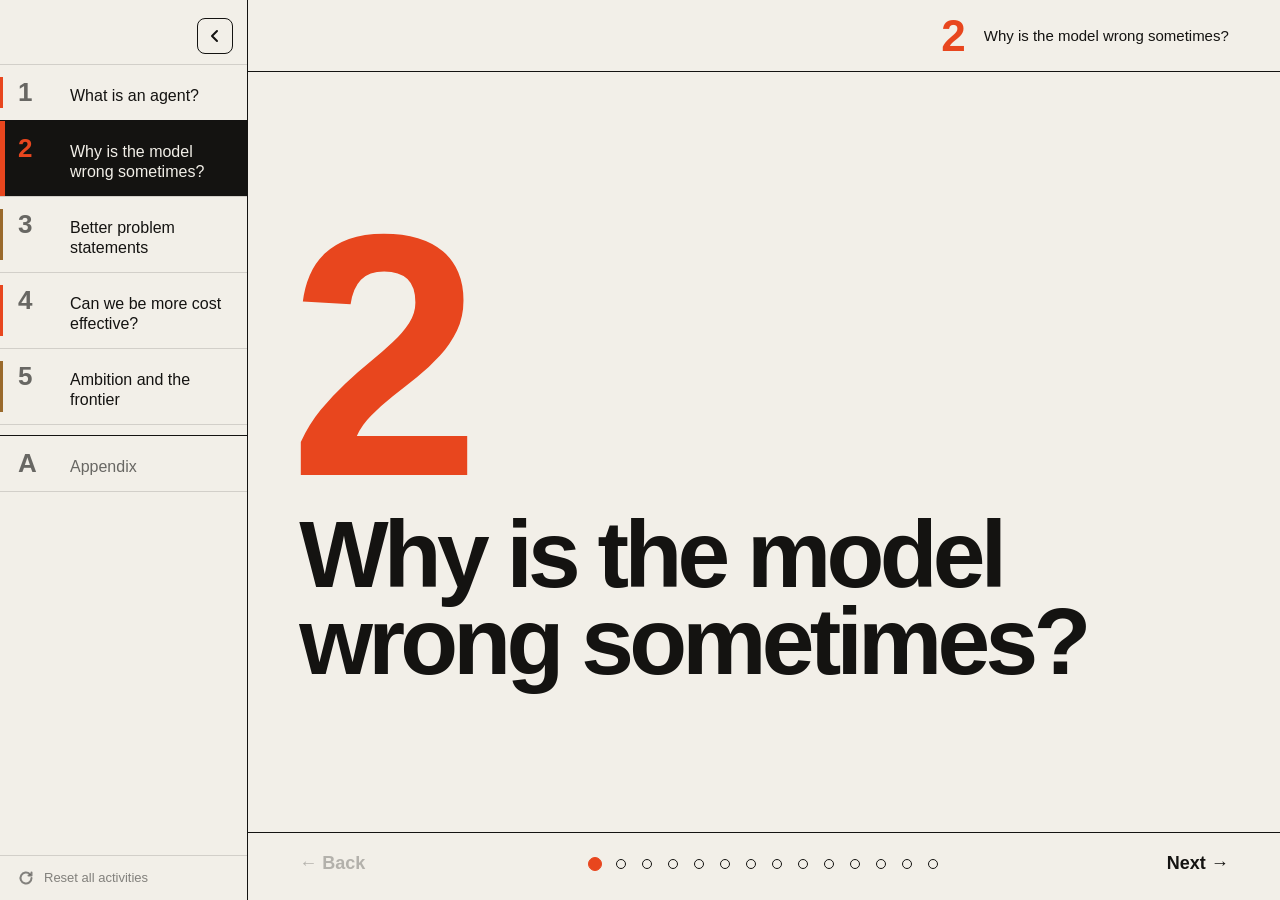
<file: session-2.html>
<!doctype html>
<html lang="en">
<head><script>(function(){var d=document.documentElement,n=null;d.classList.add("preload");try{n=localStorage.getItem("wb:nav")}catch(e){}if(n!==null?n==="1":innerWidth<900)d.classList.add("nav-c")})()</script>
<meta charset="utf-8">
<meta name="viewport" content="width=device-width,initial-scale=1">
<title>Session 2 · Why is the model wrong sometimes? · Workbook</title>
<link rel="stylesheet" href="assets/workbook.css">
<style>
/* Session 2 only. Chrome and shared .tech classes come from assets/workbook.css.
   Order: shared session-2 patterns, then one group per slide in slide order (sections carry ids s2-slide-1 to s2-slide-14).
   Slide-specific names (s2d, s2t, s2h, hg, s2-tr, s2-lu, s2-perm, s2-tile) keep rules from leaking between slides.
   Note: workbook.css sets [hidden]{display:none!important}, so no per-element hidden rules are needed here. */

/* ===== Shared session-2 patterns ===== */
/* Four-source colours, defined once (agentic is berry, so vermilion stays the session's lane colour). Used by the tree (slide 4), corner icons (slides 5 to 11), source slide titles (7 to 10),
   the agentic tool step (8), the harness brackets (9, 10), and the final puzzle (11). Colour marks chips, rules, icons and
   left edges only. Text never takes these colours except amber text, which uses --src-harness-ink (5.9:1 on paper). */
:root{
  --src-param:#3b4a8f; --src-user:#1f8a7a; --src-agent:#a8396b; --src-harness:#c98a14;
  --src-param-soft:#e0e3ef; --src-user-soft:#d5e7e1; --src-agent-soft:#f4e1ea; --src-harness-soft:#f5e9cf;
  --src-harness-ink:#7d5309;
}
/* corner wayfinding (slides 5 to 11): four icons only, current branch highlighted */
.wayf{position:absolute;top:clamp(12px,2.2vh,22px);right:var(--gx);z-index:1;display:flex;gap:6px}
.slide:has(> .wayf){padding-top:clamp(64px,9vh,84px)}
.wi{--c:var(--mute);--c-on:#fff;width:36px;height:36px;display:grid;place-items:center;border:1.5px solid color-mix(in srgb,var(--c) 55%,transparent);color:var(--c)}
.wayf .wi:nth-child(1){--c:var(--src-param)}
.wayf .wi:nth-child(2){--c:var(--src-user)}
.wayf .wi:nth-child(3){--c:var(--src-agent)}
.wayf .wi:nth-child(4){--c:var(--src-harness);--c-on:var(--ink)}
.wi svg{width:22px;height:22px}
.wi.on{background:var(--c);border-color:var(--c);color:var(--c-on)}
/* source slide titles (7 user-provided, 8 agentic, 9 and 10 harness): a small chip in the source colour */
#s2-slide-7>.prompt{--chip:var(--src-user)}
#s2-slide-8>.prompt{--chip:var(--src-agent)}
#s2-slide-9>.prompt,#s2-slide-10>.prompt{--chip:var(--src-harness)}
#s2-slide-7>.prompt::before,#s2-slide-8>.prompt::before,#s2-slide-9>.prompt::before,#s2-slide-10>.prompt::before{content:"";display:inline-block;width:14px;height:14px;margin-right:12px;vertical-align:.04em;background:var(--chip)}

/* blanks, sentences and leads (slides 3, 5 and 6) */
.s2-blank{display:inline-block;min-width:6ch;padding:0 .15em;border-bottom:3px solid var(--ink);text-align:center;vertical-align:baseline;line-height:1.1}
.s2-blank.filled{color:var(--signal);font-weight:800}
.s2-lede{margin:0 0 14px;font-size:clamp(18px,1.7vw,24px);line-height:1.35;max-width:52ch}
.s2-sent{margin:0 0 14px;font-size:clamp(30px,3.4vw,52px);font-weight:700;letter-spacing:-.025em;line-height:1.1}

/* quiet button and note (slides 2 and 10) */
.s2-quiet{padding:9px 18px;background:none;border:1.5px solid var(--mute);font-size:16px;font-weight:600;color:var(--ink)}
.s2-quiet:not(:disabled):hover{border-color:var(--ink)}
.s2-quiet:disabled{opacity:.5;cursor:default}

/* chat bubbles (slides 9 and 10) */
.s2-chat{display:flex;flex-direction:column;gap:10px;max-width:940px}
.s2-msg{border:2px solid var(--ink);background:var(--card);padding:12px 18px;font-size:clamp(20px,2vw,28px);line-height:1.3;font-weight:500}
.s2-msg.s2-user{align-self:flex-end;background:var(--ink);color:var(--paper);max-width:90%}
.s2-msg.s2-model{align-self:flex-start;max-width:90%}
.s2-who{display:block;margin-bottom:4px;font-size:12px;font-weight:800;letter-spacing:.06em;text-transform:uppercase;color:var(--mute)}
.s2-user .s2-who{color:var(--paper);opacity:.7}

/* ===== Slide 2: how a model is trained (fill the blanks) ===== */
.s2-passage{margin:0;font-size:clamp(22px,2.35vw,38px);line-height:1.5;font-weight:600;letter-spacing:-.015em;max-width:64ch}
/* slide 2 passage: a 70-word paragraph is running text, not the one thing to look at, so regular weight at a readable size */
#s2-passage.em-current{font-weight:400!important;font-size:clamp(20px,2vw,26px);line-height:1.55}
.s2-gap{position:relative;display:inline-block;min-width:4.4em;padding:0 .2em;margin:0 .04em;text-align:center;border-bottom:3px solid var(--ink);vertical-align:baseline}
.s2-gap .gn{font-size:.5em;font-weight:800;color:var(--signal);vertical-align:.55em;margin-right:.15em;line-height:0}
.s2-gap .fill{display:inline-block;font-weight:800;color:var(--signal);opacity:0;transition:opacity .5s linear}
.s2-gap.on .fill{opacity:1}
.s2-gap.new{animation:s2Hi 1.4s ease-out}
@keyframes s2Hi{from{background:var(--soft)}to{background:transparent}}
.s2-show{display:grid;gap:10px;justify-items:start;margin-top:clamp(20px,4vh,36px)}
.s2-note{margin:0;font-size:14px;color:var(--mute)}

/* ===== Slide 3: Brew Diligence case study ===== */
.s2-kicker{margin:0;font-size:clamp(18px,1.8vw,26px);font-weight:800;color:var(--signal)}
/* illustrated map: 40 cafés on a coast. Motion runs only while .s2m-play is on (the slide is entered); re-entry restarts it. */
.s2m{--m-sea:#d3dfdb;--m-sea-ink:#5d7c77;--m-land:#ebe3cf;--m-bean:#6b4628;--m-bean-deep:#3a2415;
  grid-column:1/-1;display:flex;align-items:stretch;gap:clamp(24px,3.4vw,52px);width:100%;max-width:1080px;height:min(62vh,540px);min-height:300px}
.s2m-map{position:relative;flex:none;height:100%;aspect-ratio:640/700;border:2px solid var(--ink);overflow:hidden;background:var(--m-sea)}
.s2m-map svg{display:block;width:100%;height:100%}
.s2m-sea{fill:var(--m-sea)}
.s2m-wave{stroke:#c3d3ce;stroke-width:1;fill:none}
.s2m-sea-name{font-size:12px;letter-spacing:.34em;font-style:italic;fill:var(--m-sea-ink);font-weight:500}
.s2m-river{fill:none;stroke:#bcd0ca;stroke-width:3.5;stroke-linecap:round}
.s2m-land{fill:var(--m-land);opacity:0}
.s2m-isle{fill:var(--m-land);stroke:var(--ink);stroke-opacity:.4;stroke-width:1.2}
.s2m-coast{fill:none;stroke:var(--ink);stroke-width:1.4;stroke-opacity:.55;stroke-linejoin:round;stroke-dasharray:1;stroke-dashoffset:1}
.s2m-dot{fill:var(--m-bean);stroke:var(--m-land);stroke-width:1.5;opacity:0;transform:scale(.2);transform-box:fill-box;transform-origin:center}
.s2m-hdot{fill:var(--m-bean-deep);stroke:var(--m-land);stroke-width:2;opacity:0;transform:scale(.2);transform-box:fill-box;transform-origin:center}
.s2m-ring{fill:none;stroke:var(--m-bean-deep);stroke-width:1.6;opacity:0;transform-box:fill-box;transform-origin:center}
.s2m-leader{stroke:var(--m-bean-deep);stroke-width:1;opacity:0}
.s2m-hlabel{font-size:14px;font-weight:700;fill:var(--ink);text-anchor:end;paint-order:stroke;stroke:var(--m-sea);stroke-width:5px;stroke-linejoin:round;opacity:0}
.s2m-count{font-size:34px;font-weight:700;fill:var(--ink);letter-spacing:-.02em}
.s2m-count-label{font-size:12px;font-weight:700;letter-spacing:.16em;text-transform:uppercase;fill:var(--mute)}
.s2m-scale line{stroke:var(--m-sea-ink);stroke-width:1.4}
.s2m-scale text{font-size:11px;fill:var(--m-sea-ink);font-weight:600}
.s2m-panel{flex:1 1 auto;min-width:0;display:flex;flex-direction:column;justify-content:center}
.s2m-h{margin:clamp(8px,1.6vh,14px) 0 0;font-size:clamp(34px,3.6vw,52px);font-weight:800;letter-spacing:-.025em;line-height:1.02}
.s2m-lead{margin:clamp(10px,1.8vh,16px) 0 0;font-size:clamp(19px,1.9vw,26px);line-height:1.35;max-width:30ch}
.s2m-sam{display:flex;gap:18px;align-items:center;margin-top:clamp(18px,3.4vh,34px);padding:16px 20px 16px 16px;background:var(--card);border:2px solid var(--ink);max-width:520px}
.s2m-sam svg{flex:0 0 auto;width:64px;height:64px;border-radius:50%}
.s2m-sam b{display:block;font-size:20px;letter-spacing:-.01em}
.s2m-role{display:block;font-size:14px;color:var(--mute);margin-top:2px}
.s2m-note{display:block;font-size:15px;line-height:1.4;margin-top:6px}
.s2m-key{display:flex;gap:20px;margin-top:18px;font-size:14px;color:var(--mute)}
.s2m-key span{display:flex;align-items:center;gap:8px}
.s2m-key i{display:inline-block;width:12px;height:12px;border-radius:50%}
.s2m-k-cafe{background:var(--m-bean)}
.s2m-k-harbor{background:var(--m-bean-deep);box-shadow:0 0 0 3px rgba(58,36,21,.18)}
.s2m-foot{max-width:520px;margin:18px 0 0;padding-top:14px;border-top:2px solid var(--ink);font-size:clamp(17px,1.5vw,20px);line-height:1.4}
/* motion: plays once on entry (.s2m-play), replays on re-entry */
.s2m.s2m-play .s2m-land{animation:s2mFade .9s ease both}
.s2m.s2m-play #s2m-coast{animation:s2mDraw 1.8s cubic-bezier(.4,0,.2,1) both}
.s2m.s2m-play .s2m-dot,.s2m.s2m-play .s2m-hdot{animation:s2mPop .5s cubic-bezier(.34,1.56,.64,1) both}
.s2m.s2m-play .s2m-ring{animation:s2mPulse 2.4s ease-out infinite}
.s2m.s2m-play .s2m-leader{animation:s2mFade .6s ease 1.9s both}
.s2m.s2m-play .s2m-hlabel{animation:s2mFade .6s ease 2.1s both}
.s2m.s2m-play .s2m-rise{animation:s2mRise .8s var(--ease) both;animation-delay:var(--d,0s)}
.s2m.s2m-play .s2m-sam{animation:s2mSlide .9s var(--ease) 1s both}
@keyframes s2mFade{from{opacity:0}to{opacity:1}}
@keyframes s2mDraw{to{stroke-dashoffset:0}}
@keyframes s2mPop{from{opacity:0;transform:scale(.2)}to{opacity:1;transform:scale(1)}}
@keyframes s2mPulse{0%{transform:scale(.5);opacity:.85}100%{transform:scale(3.4);opacity:0}}
@keyframes s2mRise{from{opacity:0;transform:translateY(14px)}to{opacity:1;transform:none}}
@keyframes s2mSlide{from{opacity:0;transform:translateX(28px)}to{opacity:1;transform:none}}
@media (prefers-reduced-motion:reduce){
  .s2m *,.s2m{animation:none!important}
  .s2m-land{opacity:1}
  #s2m-coast{stroke-dashoffset:0}
  .s2m-dot,.s2m-hdot{opacity:1;transform:none}
  .s2m-ring{opacity:.5}
  .s2m-leader,.s2m-hlabel{opacity:1}
  .s2m-rise,.s2m-sam{opacity:1;transform:none}
}
@media (max-width:820px){
  .s2m{flex-direction:column;height:auto}
  .s2m-map{height:auto;width:100%;max-width:480px}
}

/* ===== Slide 4: where the answer comes from (split stage). Steps 1 to 5 are the .step children in DOM order. ===== */
.s2d{position:relative;width:100%;max-width:1180px}
.s2d-stage{position:relative;display:grid;grid-template-columns:minmax(0,1fr) minmax(0,3fr);grid-template-rows:auto minmax(0,1fr);min-height:min(56vh,520px);margin-top:44px;--pad:clamp(16px,2.4vw,32px)}
.s2d-hl{grid-column:1;grid-row:1;padding-right:var(--pad);min-width:0}
.s2d-lcard{grid-column:1;grid-row:2;margin-right:var(--pad);min-width:0}
.s2d-hr{grid-column:2;grid-row:1;padding-left:var(--pad);min-width:0}
.s2d-h{margin:0 0 14px;font-size:clamp(18px,1.7vw,24px);font-weight:800;letter-spacing:-.01em;line-height:1.2;color:var(--ink)}
.s2d-lcard.step{transform:translateX(-56px);transition:opacity .6s var(--ease),transform .8s var(--ease)}
.s2d-lcard.step.on{transform:none}
.s2d-split{position:absolute;top:0;bottom:0;left:25%;width:0}
.s2d-line{position:absolute;top:0;bottom:0;left:0;border-left:2px solid var(--ink);transform:scaleY(0);transform-origin:top}
.s2d-split.on .s2d-line{transform:none;transition:transform .8s var(--ease)}
.s2d-mark{position:absolute;top:-36px;left:0;transform:translateX(-50%);padding:4px 10px;background:var(--paper);border:2px solid var(--ink);font-size:14px;font-weight:800;letter-spacing:.02em;line-height:1.2;white-space:nowrap}
.s2d-row{grid-column:2;grid-row:2;min-width:0;padding-left:var(--pad);display:grid;grid-template-columns:repeat(3,minmax(0,1fr));gap:clamp(10px,1.4vw,18px)}
.s2d-card{display:grid;gap:10px;align-content:start;min-height:clamp(170px,26vh,230px);padding:clamp(14px,2vh,20px) 18px;background:var(--card);border:2px solid var(--ink);border-top:6px solid var(--c,var(--ink));color:var(--ink)}
.s2d-lcard{--c:var(--src-param);--cs:var(--src-param-soft)}
.s2d-row>.s2d-card:nth-child(1){--c:var(--src-user);--cs:var(--src-user-soft)}
.s2d-row>.s2d-card:nth-child(2){--c:var(--src-agent);--cs:var(--src-agent-soft)}
.s2d-row>.s2d-card:nth-child(3){--c:var(--src-harness);--cs:var(--src-harness-soft)}
.s2d-card svg{box-sizing:border-box;width:52px;height:52px;padding:12px;border-radius:50%;background:var(--cs);color:var(--c,var(--ink));fill:none;stroke:currentColor;stroke-width:1.8;stroke-linecap:round;stroke-linejoin:round}
.s2d-t{margin:0;font-size:clamp(19px,1.8vw,26px);font-weight:800;letter-spacing:-.01em;line-height:1.15}
.s2d-s{margin:0;font-size:clamp(15px,1.3vw,18px);line-height:1.3;color:var(--mute)}

/* ===== Slide 5: what the model produces (older and current model bars) ===== */
.s2-odds{grid-column:1/-1;max-width:920px}
.s2-toggle{display:grid;grid-template-columns:repeat(2,minmax(0,1fr));width:min(100%,380px);border:2px solid var(--ink);background:var(--card);margin:0 0 12px}
.s2-toggle button{flex:1 1 0;width:100%;min-width:0;margin:0;border:0;border-radius:0;padding:9px 16px;font:inherit;font-size:16px;font-weight:700;line-height:1.2;color:var(--ink);background:var(--card);cursor:pointer}
.s2-toggle button+button{border-left:2px solid var(--ink)}
.s2-toggle button[aria-pressed="true"]{background:var(--ink);color:var(--paper)}
.s2-bars{display:grid;gap:clamp(8px,1.4vh,14px)}
.bar{display:grid;grid-template-columns:minmax(0,190px) minmax(0,1fr) 56px;align-items:center;gap:14px;font-size:clamp(16px,1.5vw,20px)}
.bar .w{font-weight:700}
.bar .track{position:relative;height:16px;background:rgba(20,19,17,.08)}
.bar .f{position:absolute;left:0;top:0;bottom:0;width:calc(var(--v, 0) * 1%);background:var(--ink);transition:width .9s var(--ease)}
.bar .pct{text-align:right;font-weight:800;font-variant-numeric:tabular-nums}
.s2-note-sm{margin:10px 0 0;font-size:14px;color:var(--mute)}
@media (min-width:1200px){
  .s2-odds{display:grid;grid-template-columns:minmax(0,1fr) minmax(0,1fr);column-gap:clamp(28px,3.4vw,56px);align-items:start;max-width:1180px}
  .s2-odds>*{grid-column:1}
  .s2-odds>.qs{grid-column:2;grid-row:1 / span 5;align-self:start}
}
@media (max-height:860px) and (min-width:1200px){
  .s2-lede{margin-bottom:10px}
  .s2-sent{margin-bottom:10px}
  .s2-toggle{margin-bottom:10px}
  .s2-bars{gap:8px}
}
@media (max-width:820px){
  .bar{grid-template-columns:minmax(0,120px) minmax(0,1fr) 48px}
}

/* ===== Slide 6: how sure is the model (pick the word, then how sure). Scoped to #s2h and [data-widget="sure"]. ===== */
.s2-odds[data-widget="sure"]{display:block;grid-column:1/-1;width:100%;max-width:920px;justify-self:start}
[data-widget="sure"] .s2-lede{max-width:72ch;font-size:clamp(17px,1.5vw,21px);margin:0 0 12px;text-wrap:pretty}
[data-widget="sure"] .qs-text{font-size:clamp(18px,1.6vw,22px);text-wrap:balance}
[data-widget="sure"] .qs-count{margin-top:2px}
[data-widget="sure"] .s2-note-inline{margin-left:14px}
/* .s2h is also the slide 8 list (#s2t), so its base rules stay here */
.s2h{display:grid;gap:8px;margin-top:8px;max-width:920px}
.s2h .qs-done{border-top:1px solid var(--rule)}
.s2h .qs-item.cur{gap:8px}
.s2h .qs-sum{padding:4px 0}
.s2h .qs-sum .qs-q{white-space:normal}
#s2h{margin-top:0;max-width:none}
#s2h .qs-done{border-top:1px solid var(--rule)}
#s2h .qs-sum{padding:4px 0;gap:12px;font-size:15px;line-height:1.25}
#s2h .qs-sum .qs-q{font-size:15px;white-space:normal}
#s2h .qs-sum .qs-you{font-size:14px;color:var(--mute)}
#s2h .qs-item.cur{padding:16px 20px 18px;margin-top:10px;gap:12px}
#s2h .s2-sent{margin:0;font-size:clamp(26px,2.6vw,40px);line-height:1.15;letter-spacing:-.02em;text-wrap:balance}
#s2h .qs-choices{gap:8px}
#s2h .qs-choices.s2-five{display:grid;grid-template-columns:repeat(5,minmax(0,1fr))}
#s2h .qs-choices.four{display:grid;grid-template-columns:repeat(4,minmax(0,1fr))}
#s2h .qs-choices .pick{flex:none;min-width:0;width:100%;font-size:15px;padding:9px 4px;white-space:normal;overflow-wrap:break-word}
#s2h .qs-note{margin:4px 0 0}
#s2h .s2r{margin:0}
#s2h .s2r-bars{display:grid;gap:3px;max-width:600px}
#s2h .s2r .bar{grid-template-columns:150px minmax(0,1fr) 44px;gap:10px;font-size:14px;line-height:1.2}
#s2h .s2r .bar .track{height:8px}
#s2h .s2r .bar.mine .track{outline:2px solid var(--ink);outline-offset:3px}
#s2h .s2r-you{margin-left:8px;font-size:11px;font-weight:800;letter-spacing:.06em;text-transform:uppercase;color:var(--mute)}
#s2h .s2r .s2r-line{margin:4px 0 0;font-size:14px;color:var(--mute)}
.s2-close{margin:clamp(14px,3vh,28px) 0 0;font-size:clamp(26px,3vw,44px);font-weight:700;letter-spacing:-.025em;line-height:1.1;max-width:24ch}
.s2-close em{font-style:normal;color:var(--signal)}
#s2-close{font-size:clamp(24px,2.5vw,36px);max-width:none;text-wrap:balance;margin-top:clamp(8px,1.6vh,16px)}
@media (max-width:820px){
  #s2h .qs-choices.s2-five{grid-template-columns:repeat(2,minmax(0,1fr))}
  #s2h .qs-choices.four{grid-template-columns:repeat(2,minmax(0,1fr))}
}

/* ===== Slide 7: user-provided context (the context tray). Four slots, a big file takes two, FIFO push-out, answer-quality gauge, the draft. Scoped to .s2-tr. ===== */
#s2-slide-7{padding-top:56px;padding-bottom:clamp(16px,2.4vh,24px)}
.s2-tr{display:grid;grid-template-columns:minmax(0,1.7fr) minmax(0,1fr);gap:0 clamp(22px,2.8vw,40px);align-items:start;max-width:1120px}
/* the title and the question share the top row: the title on the left, the question beside it */
#s2-slide-7>.prompt{grid-column:1/span 6;grid-row:1;align-self:center;margin:0}
#s2-slide-7>.s2-tr-q{grid-column:7/-1;grid-row:1;align-self:center;margin:0;font-size:clamp(15px,1.25vw,17px);line-height:1.35;max-width:58ch}
#s2-slide-7>.s2-tr{grid-column:1/-1;grid-row:2;margin-top:18px}
.s2-tr-l,.s2-tr-r{min-width:0}
.s2-tr-lab{display:flex;justify-content:space-between;align-items:baseline;gap:12px;margin:0 0 6px;font-size:12px;font-weight:500;letter-spacing:.08em;text-transform:uppercase;color:var(--ink)}
.s2-tr-lab span:last-child{font-size:13px;font-weight:400;letter-spacing:0;text-transform:none;color:var(--mute)}
/* the tray: four unit slots, a thick base like a tray */
.s2-tr-box{position:relative;height:124px;border:2px solid var(--ink);border-bottom-width:12px;border-radius:12px 12px 16px 16px;background:var(--src-user-soft);padding:12px;outline:3px dashed transparent;outline-offset:6px;transition:outline-color .2s}
.s2-tr-box.hover{outline-color:var(--src-user)}
.s2-tr-box::before{content:"";position:absolute;left:50%;top:-8px;width:56px;height:7px;margin-left:-28px;border-radius:4px;background:var(--ink)}
.s2-tr-slots,.s2-tr-stack{display:grid;grid-template-columns:repeat(4,minmax(0,1fr));grid-template-rows:100%;gap:8px}
.s2-tr-slots{height:100%}
.s2-tr-stack{position:absolute;left:12px;top:12px;right:12px;bottom:12px;pointer-events:none}
.s2-tr-slot{position:relative;border:1.5px dashed rgba(20,20,20,.3);border-radius:8px}
.s2-tr-slot::before{content:attr(data-n);position:absolute;left:7px;top:5px;font-size:11px;font-weight:500;color:var(--mute)}
/* the desk: eight cards, a big file spans two columns. An empty cell means that card is on the tray. */
.s2-tr-desk{display:grid;grid-template-columns:repeat(5,minmax(0,1fr));gap:8px}
.s2-tr-cell{position:relative;height:92px;border-radius:8px}
.s2-tr-cell.wide{grid-column:span 2}
.s2-tr-cell:empty{border:1.5px dashed rgba(20,20,20,.3);display:grid;place-items:center}
.s2-tr-cell:empty::after{content:attr(data-label);font-size:12px;font-weight:500;color:var(--mute)}
.s2-tr-card{position:relative;width:100%;height:100%;margin:0;padding:8px 9px;display:flex;flex-direction:column;align-items:flex-start;text-align:left;background:var(--card);border:1.5px solid var(--ink);border-radius:8px;font:inherit;color:inherit;cursor:grab;touch-action:none;user-select:none;-webkit-user-select:none}
.s2-tr-card:hover{background:#fff}
.s2-tr-card.dragging{cursor:grabbing;box-shadow:0 14px 28px rgba(20,20,20,.22);background:#fff}
.s2-tr-card .ico{display:block;width:20px;height:20px;margin-bottom:auto;color:var(--src-user-ink,var(--src-user))}
.s2-tr-card .ico svg{display:block;width:20px;height:20px}
.s2-tr-card .t{font-size:12.5px;font-weight:500;line-height:1.15}
.s2-tr-card .m{font-size:11px;line-height:1.2;color:var(--mute);margin-top:2px}
.s2-tr-card.wide::before{content:"";position:absolute;left:-1.5px;right:-1.5px;top:-1.5px;height:5px;background:var(--src-user);border-radius:8px 8px 0 0}
.s2-tr-card.wide{box-shadow:3px 3px 0 var(--src-user)}
.s2-tr-card.used{box-shadow:0 0 0 2px var(--card),0 0 0 4px var(--src-user)}
.s2-tr-card.nope{background:#ece8df}
.s2-tr-card.nope .ico,.s2-tr-card.nope .t,.s2-tr-card.nope .m{opacity:.5}
.s2-tr-badge{position:absolute;top:-9px;right:-9px;width:24px;height:24px;border-radius:50%;display:grid;place-items:center;box-shadow:0 0 0 3px var(--paper)}
.s2-tr-badge:empty{display:none}
.s2-tr-badge.ok{background:var(--c-ok)}
.s2-tr-badge.no{background:#8b8780}
.s2-tr-badge svg{width:13px;height:13px}
.s2-tr-status{min-height:20px;margin:6px 0 0;font-size:14px;line-height:1.35;color:var(--mute)}
.s2-tr-status.flash{color:var(--ink)}
.s2-tr-reveal{margin-top:6px;min-height:0}
/* the gauge: a half dial with the score beside its label */
.s2-tr-gauge{position:relative;height:196px;padding:10px 14px 8px;background:var(--card);border:2px solid var(--ink);border-radius:12px;overflow:hidden}
.s2-tr-gauge-top{display:flex;justify-content:space-between;align-items:baseline;gap:10px;font-size:12px;font-weight:500;letter-spacing:.08em;text-transform:uppercase}
.s2-tr-gauge-top>span:last-child{font-size:14px;letter-spacing:0;text-transform:none;color:var(--ink);white-space:nowrap}
.s2-tr-num{font-size:26px;font-weight:500;letter-spacing:-.02em;font-variant-numeric:tabular-nums;margin-right:4px}
.s2-tr-gauge svg{display:block;width:100%;max-width:224px;height:auto;margin:4px auto 0;overflow:visible}
.s2-tr-gauge-sub{margin:4px 0 0;text-align:center;font-size:12px;line-height:1.3;color:var(--mute)}
.s2-tr-pop{position:absolute;left:50%;top:44px;font-size:20px;font-weight:500;color:var(--ink);pointer-events:none;white-space:nowrap;font-variant-numeric:tabular-nums}
.s2-tr-pop.neg{color:var(--mute)}
.s2-tr-ask{display:block;width:100%;margin:10px 0 0;padding:11px 16px;border:0;border-radius:99px;background:var(--ink);color:var(--paper);font:inherit;font-size:16px;font-weight:600;cursor:pointer;transition:transform .15s,background .15s}
.s2-tr-ask:hover{background:#333}
.s2-tr-ask:active{transform:translateY(1px)}
/* the draft: appears only after asking, and uses only what is on the tray */
.s2-tr-draft{margin:10px 0 0;padding:10px 14px 10px;border:2px solid var(--ink);border-radius:12px;background:var(--card);min-height:120px}
.s2-tr-draft .s2-tr-lab{margin-bottom:4px}
.s2-tr-idle{margin:4px 0 0;font-size:14px;line-height:1.4;color:var(--mute)}
.s2-tr-lines p{margin:0 0 3px;font-size:14px;line-height:1.3}
.s2-tr-lines p.guess{color:var(--mute);font-style:italic}
.s2-tr-lines em{font-style:normal;font-size:10px;font-weight:500;letter-spacing:.08em;text-transform:uppercase;border:1px solid var(--mute);border-radius:99px;padding:1px 6px;margin-left:4px;vertical-align:1px;color:var(--mute)}
.s2-tr-chips{display:flex;flex-wrap:wrap;gap:5px;margin:6px 0 0}
.s2-tr-chip{font-size:12px;line-height:1.2;padding:3px 9px;border:1.5px dashed var(--ink);border-radius:99px}
.s2-tr-note,.s2-tr-ours{margin:6px 0 0;font-size:13px;line-height:1.35}
.s2-tr-k{font-size:11px;font-weight:500;letter-spacing:.08em;text-transform:uppercase;color:var(--mute)}
@media (max-width:820px){
  .s2-tr{grid-template-columns:minmax(0,1fr)}
  .s2-tr-desk{grid-template-columns:repeat(4,minmax(0,1fr))}
}

/* ===== Slide 8: agentic context (answer directly or use a tool, then which tool) ===== */
.s2-tools{max-width:920px;border:2px solid var(--ink);border-top:6px solid var(--src-agent);background:var(--card)}
.s2-tools-h{margin:0;padding:10px 16px;border-bottom:2px solid var(--ink);font-size:16px;font-weight:800;letter-spacing:.02em}
.s2-tools ul{list-style:none;margin:0;padding:0;display:grid;grid-template-columns:repeat(2,minmax(0,1fr))}
.s2-tools li{padding:10px 16px;border-bottom:1px solid var(--rule)}
.s2-tools li:nth-child(odd){border-right:1px solid var(--rule)}
.s2-tools li b{display:block;font-size:17px;font-weight:800}
.s2-tools li span{display:block;font-size:15px;line-height:1.3;color:var(--mute)}
.s2t-lede{margin:0 0 8px;font-size:clamp(20px,1.9vw,27px);line-height:1.25;max-width:60ch}
.s2t-wrap{display:grid;grid-template-columns:clamp(240px,24vw,300px) minmax(0,1fr);gap:clamp(18px,2.4vw,32px);align-items:start}
.s2t-tools{max-width:none}
.s2t-tools ul{grid-template-columns:1fr}
.s2t-tools li,.s2t-tools li:nth-child(odd){border-right:0;padding:9px 14px}
.s2t-tools li b{font-size:16px}
.s2t-tools li span{font-size:14px;line-height:1.25}
.s2t-tools .s2-tools-h{padding:7px 14px;font-size:15px}
.s2t{max-width:none;margin-top:4px}
.s2t .qs-item.cur{padding:12px 20px 14px}
.s2t-a,.s2t-b{display:grid;gap:8px}
.s2t-right{margin:6px 0 0}
.s2t .s2t-b{border-left:4px solid var(--src-agent);padding-left:14px}
/* step B back link (same pattern as session 1 "No tool fits"): returns to step A, scores nothing */
.s2t .s2t-back{justify-self:start;margin-top:2px;padding:4px 0;background:none;border:0;font-size:16px;color:var(--mute);text-decoration:underline;text-underline-offset:3px}
.s2t .s2t-back:hover{color:var(--signal)}
@media (max-width:820px){
  .s2t-wrap{grid-template-columns:1fr}
}

/* ===== Slide 9: before you type anything (conversation, then the harness bracket above the first message) ===== */
.s2-hbr{order:-1;display:grid;grid-template-columns:repeat(3,minmax(0,1fr));gap:8px;padding:10px 14px;border:2px dashed var(--src-harness);background:var(--src-harness-soft)}
.s2-hbr-h{grid-column:1/-1;margin:0 0 2px;font-size:14px;font-weight:800;letter-spacing:.04em;text-transform:uppercase;color:var(--src-harness-ink)}
.s2-hb{padding:6px 10px;min-width:0;border:1.5px solid var(--ink);background:var(--card);font-size:clamp(15px,1.4vw,18px);line-height:1.3}
/* harness boxes: one box per step. The label is the only bold text; the content is regular and slightly muted. */
.s2-hb-l{display:block;font-weight:800;color:var(--ink)}
.s2-hb-t{display:block;font-weight:400;color:var(--mute)}
.s2-hb.step.on{animation:s2Slide .5s var(--ease) both}
.s2-hbr.step:not(.on){display:none}
.s2-hbr.step.on{animation:s2Slide .5s var(--ease) both}
@keyframes s2Slide{from{opacity:0;transform:translateY(-16px)}to{opacity:1;transform:none}}
.s2-harn-end{margin:14px 0 0;font-size:clamp(18px,1.6vw,23px);font-weight:500;letter-spacing:-.005em;line-height:1.4;max-width:58ch}

/* ===== Slide 10: harness-inserted context (the pick-three game). Stages are .hg-st, shown one at a time. ===== */
.hg{display:block;max-width:1080px;min-width:0}
.hg .btn-ink{margin:0}
.hg-ask{margin:0 0 14px;font-size:clamp(17px,1.5vw,21px);line-height:1.35;max-width:70ch}
.hg-pick{display:grid;grid-template-columns:minmax(0,1fr) 330px;gap:clamp(20px,3vw,40px);align-items:start}
.hg-cands{display:grid;grid-template-columns:1fr 1fr;gap:8px}
.hg-cand{position:relative;min-height:62px;padding:10px 38px 10px 14px;background:var(--card);border:2px solid var(--ink);text-align:left;font-size:16px;font-weight:600;line-height:1.25;color:var(--ink);display:flex;align-items:center}
.hg-cand:not(:disabled):hover{background:#ebe7dd}
.hg-cand[aria-pressed="true"]{background:var(--ink);color:var(--paper)}
.hg-cand:disabled:not([aria-pressed="true"]){opacity:.45;cursor:default}
.hg-cand .num{position:absolute;top:8px;right:12px;font-size:12px;font-weight:800;color:var(--signal)}
.hg-cand[aria-pressed="true"] .num{color:var(--paper)}
.hg-guess{display:grid;grid-template-columns:repeat(3,minmax(0,1fr));gap:10px;max-width:880px}
.hg-guess .hg-cand{min-height:96px;font-size:17px}
.hg-slots{border-top:3px solid var(--ink);padding-top:12px;display:grid;gap:8px}
.hg-h{margin:0;font-size:16px;font-weight:800}
.hg-slot{min-height:56px;border:2px dashed var(--rule);padding:8px 12px;font-size:15px;line-height:1.25;display:flex;align-items:center;gap:10px;background:none;text-align:left;width:100%;color:var(--ink)}
.hg-slot.filled{border:2px solid var(--ink);background:var(--card)}
.hg-slot.filled:hover{border-color:var(--signal)}
.hg-slot .n{font-size:12px;font-weight:800;color:var(--mute);min-width:12px}
.hg-slot .empty{color:var(--mute)}
.hg-slot .x{margin-left:auto;font-size:12px;color:var(--mute);white-space:nowrap}
.hg-count{margin:0;font-size:14px;color:var(--mute)}
.hg-row{display:flex;justify-content:space-between;align-items:center;gap:20px;margin-top:14px}
.hg-chat{display:flex;flex-direction:column;gap:8px;max-width:880px}
.hg-hbr{border:2px dashed var(--src-harness);background:var(--src-harness-soft);padding:9px 14px;display:grid;gap:6px}
.hg-hbr-h{margin:0;font-size:13px;font-weight:800;letter-spacing:.04em;text-transform:uppercase;color:var(--src-harness-ink)}
.hg-hb{display:grid;grid-template-columns:repeat(3,minmax(0,1fr));gap:8px}
.hg-mem{padding:6px 10px;border:1.5px solid var(--ink);background:var(--card);font-size:clamp(15px,1.4vw,17px);line-height:1.3}
.hg-mem b{display:block;font-size:12px;font-weight:800;letter-spacing:.05em;text-transform:uppercase;color:var(--mute)}
.hg-mem ul{list-style:none;margin:2px 0 0;padding:0}
.hg-sys{margin:0;font-size:13px;line-height:1.3;color:var(--mute)}
.hg-hb>div{padding:6px 10px;border:1.5px solid var(--ink);background:var(--card);font-size:15px;line-height:1.3;min-width:0}
.hg-hb b{display:block;font-size:12px;font-weight:800;letter-spacing:.05em;text-transform:uppercase;color:var(--mute)}
.hg .s2-msg{font-size:clamp(17px,1.5vw,21px);line-height:1.3;padding:10px 16px}
.hg-reply{font-size:clamp(17px,1.5vw,20px);line-height:1.4;font-weight:500}
.hg-reply p{margin:0 0 6px}
.hg-reply p:last-child,.hg-reply ul:last-child{margin-bottom:0}
.hg-reply ul{margin:0 0 6px;padding-left:22px}
.hg-reply li{margin:0 0 2px}
.hg-note{margin:0;max-width:880px;padding:4px 0 4px 12px;border-left:3px solid var(--mute);font-size:15px;line-height:1.35;color:var(--mute)}
.hg-chips{display:flex;gap:8px;flex-wrap:wrap;margin:0 0 12px;font-size:13px}
.hg-chips .lbl{align-self:center;color:var(--mute);margin-right:4px}
.hg-chip{border:1px solid var(--ink);padding:4px 9px;background:var(--card);line-height:1.2}
.hg-day{margin:0 0 8px;font-size:13px;letter-spacing:.1em;text-transform:uppercase;color:var(--signal);font-weight:800}
.hg-test{display:flex;flex-direction:column;gap:8px;max-width:880px}
.hg-foot{display:flex;justify-content:space-between;align-items:center;gap:20px;margin-top:14px}
.hg-prog{font-size:14px;color:var(--mute)}
.hg-vhead{margin:0 0 4px;font-size:clamp(24px,2.4vw,34px);font-weight:800;letter-spacing:-.02em;line-height:1.1}
.hg-vsub{margin:0 0 10px;font-size:16px;line-height:1.4;max-width:72ch}
.hg-verdict{display:grid;grid-template-columns:minmax(0,1.7fr) minmax(0,1fr);gap:clamp(20px,3vw,40px);align-items:start}
.hg-side{display:grid;gap:12px;align-content:start}
.hg-vrow{display:grid;grid-template-columns:30px minmax(0,215px) minmax(0,1fr);gap:14px;align-items:start;padding:9px 0;border-top:1px solid var(--rule);animation:hgFade .4s ease both}
.hg-vrow:last-of-type{border-bottom:1px solid var(--rule)}
.hg-mark{width:30px;height:30px;border-radius:50%;display:grid;place-items:center;font-size:16px;font-weight:800;color:#fff}
.hg-mark.ok{background:#2f7d4f}
.hg-mark.no{background:#8b8780}
.hg-vlabel{font-size:15px;line-height:1.3}
.hg-vtitle{margin:0 0 2px;font-size:15px;font-weight:800}
.hg-vbody{margin:0;font-size:15px;line-height:1.35}
.hg-take{margin:0;font-size:16px;line-height:1.4;padding:10px 14px;background:var(--soft);border-left:4px solid var(--signal)}
.hg-close{margin:0;font-size:clamp(20px,2vw,26px);font-weight:400;letter-spacing:-.01em;line-height:1.3}
.hg-restart{display:block;justify-self:start;background:none;border:0;padding:4px 0;font-size:14px;text-decoration:underline;text-underline-offset:3px;color:var(--ink)}
@keyframes hgFade{from{opacity:0;transform:translateY(4px)}to{opacity:1;transform:none}}
@media (max-width:820px){
  .hg-pick{grid-template-columns:1fr}
  .hg-cands,.hg-guess{grid-template-columns:1fr}
  .hg-hb{grid-template-columns:1fr}
  .hg-vrow{grid-template-columns:30px minmax(0,1fr)}
  .hg-verdict{grid-template-columns:1fr}
}
@media (max-height:860px) and (min-width:1200px){
  .hg-ask{margin-bottom:8px;font-size:17px}
  .hg .s2-msg{padding:7px 14px;font-size:17px}
  .hg-reply{font-size:16px;line-height:1.35}
  .hg-hbr{padding:6px 12px}
  .hg-hb>div{padding:4px 9px}
  .hg-chat,.hg-test{gap:6px}
  .hg-cand{min-height:54px}
  .hg-row,.hg-foot{margin-top:8px}
  .hg-chips{margin-bottom:8px}
  .hg-day{margin-bottom:6px}
  .hg-vsub{margin-bottom:8px}
}

/* ===== Slide 11: where did this come from? (shared .qs pattern, plus source colour on the buttons and summary tags) ===== */
[data-qs="origin"] .qs-choices .pick{position:relative;overflow:hidden;padding-left:20px}
[data-qs="origin"] .qs-choices .pick::before{content:"";position:absolute;left:0;top:0;bottom:0;width:7px;background:var(--c)}
[data-qs="origin"] .pick[data-pick="training"]{--c:var(--src-param)}
[data-qs="origin"] .pick[data-pick="provided"]{--c:var(--src-user)}
[data-qs="origin"] .pick[data-pick="got"]{--c:var(--src-agent)}
[data-qs="origin"] .pick[data-pick="harness"]{--c:var(--src-harness)}
[data-qs="origin"] .qs-done>li[data-src="training"]{--c:var(--src-param)}
[data-qs="origin"] .qs-done>li[data-src="provided"]{--c:var(--src-user)}
[data-qs="origin"] .qs-done>li[data-src="got"]{--c:var(--src-agent)}
[data-qs="origin"] .qs-done>li[data-src="harness"]{--c:var(--src-harness)}
[data-qs="origin"] .qs-sum .qs-you::before{content:"";display:inline-block;width:10px;height:10px;margin-right:8px;border-radius:50%;background:var(--c,transparent);vertical-align:0}

/* ===== Slide 12: when the answer is wrong (the lineup). Lead and instruction are regular weight. Bold marks only the current case and the chosen suspect. Scoped to .s2-lu. ===== */
.s2-bad-lead{margin:0 0 12px;font-size:clamp(17px,1.5vw,21px);font-weight:400;line-height:1.35;max-width:64ch}
.s2-lu{display:grid;grid-template-columns:minmax(0,300px) minmax(0,1fr);gap:0 clamp(20px,2.6vw,36px);align-items:start;max-width:1120px}
.s2-lu-ask{grid-column:1/-1;margin:0 0 12px;font-size:clamp(16px,1.3vw,18px);font-weight:400;line-height:1.35}
.s2-lu-lab{margin:0 0 6px;font-size:12px;font-weight:500;letter-spacing:.08em;text-transform:uppercase;color:var(--mute)}
.s2-lu-lineup{list-style:none;margin:0;padding:0;display:grid;gap:8px}
.s2-lu-sus{position:relative;width:100%;display:grid;grid-template-columns:60px minmax(0,1fr) 28px;align-items:center;gap:12px;padding:6px 12px 6px 6px;font:inherit;text-align:left;color:var(--ink);background:var(--card);border:2px solid var(--ink);cursor:pointer;transition:background .3s var(--ease),color .3s var(--ease),border-color .3s,opacity .3s,transform .25s var(--ease)}
.s2-lu-sus:disabled{cursor:default}
.s2-lu-sus:not(:disabled):hover{transform:translateX(4px)}
.s2-lu-sus.ghost{border-style:dashed;border-color:rgba(20,20,20,.55);background:#ebe7dc}
.s2-lu-art{width:60px;height:48px;display:grid;place-items:center;background:color-mix(in srgb,var(--c) 12%,var(--card))}
.s2-lu-sus.ghost .s2-lu-art{background:rgba(20,20,20,.04)}
.s2-lu-art svg{width:52px;height:38px;overflow:visible}
.s2-lu-txt{min-width:0}
.s2-lu-nm{display:block;font-size:16px;font-weight:400;line-height:1.15}
.s2-lu-ds{display:block;font-size:13px;line-height:1.25;color:var(--mute);margin-top:2px}
.s2-lu-sus.chosen .s2-lu-nm{font-weight:700}
.s2-lu-sus.is-ok{background:var(--c);color:#fff;border-color:var(--ink)}
.s2-lu-sus.is-ok .s2-lu-ds{color:rgba(255,255,255,.92)}
.s2-lu-sus.is-ok .s2-lu-art{background:rgba(255,255,255,.16)}
.s2-lu-sus.is-no{background:#e6e2d8;color:var(--mute);border-color:rgba(20,20,20,.35)}
.s2-lu-sus.is-no .s2-lu-art{opacity:.45}
.s2-lu-sus.is-no .s2-lu-ds{color:var(--mute)}
.s2-lu-sus.is-ghost-no{opacity:.6}
.s2-lu-stamp{width:28px;height:28px;border-radius:50%;display:grid;place-items:center;opacity:0;transform:scale(.3);transition:opacity .3s var(--ease),transform .45s var(--ease)}
.s2-lu-stamp svg{width:14px;height:14px}
.s2-lu-stamp.ok{background:var(--c-ok)}
.s2-lu-stamp.no{background:#8b8780}
.s2-lu-sus.hit .s2-lu-stamp,.s2-lu-sus.miss .s2-lu-stamp{opacity:1;transform:none}
.s2-lu-tag{position:absolute;top:-10px;right:-8px;background:var(--ink);color:var(--paper);font-size:11px;font-weight:500;letter-spacing:.08em;text-transform:uppercase;padding:3px 7px;box-shadow:0 0 0 2px var(--paper)}
.s2-lu-tag[hidden]{display:none}
.s2-lu-case{min-width:0;display:grid;gap:12px;align-content:start}
.s2-lu-head{display:flex;justify-content:space-between;align-items:center;gap:12px;min-height:22px}
.s2-lu-head .s2-lu-lab{margin:0}
.s2-lu-pips{display:flex;gap:6px}
.s2-lu-pip{width:14px;height:14px;border:1.5px solid var(--ink);background:none}
.s2-lu-pip.on{background:var(--ink)}
.s2-lu-pip.solved{background:var(--mute);border-color:var(--mute)}
.s2-lu-q{margin:0;padding:10px 14px;background:var(--ink);color:var(--paper);font-size:clamp(17px,1.5vw,20px);line-height:1.3;font-weight:700}
.s2-lu-cols{display:grid;grid-template-columns:minmax(0,1fr) minmax(0,1fr);gap:14px}
.s2-lu-ans{margin:0;background:#fff;border:2px solid var(--ink);padding:10px 12px;font-size:clamp(16px,1.3vw,18px);line-height:1.35;min-height:92px}
.s2-lu-slip{position:relative;background:#fffdf4;border:2px solid var(--ink);padding:10px 12px 12px 18px;transform:translateY(10px);opacity:0;transition:transform .6s var(--ease),opacity .6s var(--ease)}
.s2-lu-slip.in{transform:none;opacity:1}
.s2-lu-slip::before{content:"";position:absolute;left:-2px;top:-2px;bottom:-2px;width:10px;background:var(--c)}
.s2-lu-src{margin:0 0 6px;font-size:12px;font-weight:500;letter-spacing:.05em;text-transform:uppercase;color:var(--mute)}
.s2-lu-line{margin:0 0 6px;padding:6px 8px;border-left:3px solid var(--c);background:rgba(20,20,20,.03);font-size:15px;line-height:1.3}
.s2-lu-line.cut{border-left-style:dashed}
.s2-lu-line.cut::after{content:"";display:block;height:6px;margin-top:4px;background:repeating-linear-gradient(90deg,var(--paper) 0 6px,transparent 6px 11px)}
.s2-lu-key{background:linear-gradient(transparent 52%,var(--soft) 52%)}
.s2-lu-foot{grid-column:1/-1;display:flex;align-items:center;gap:20px;margin-top:14px;padding-top:12px;border-top:2px solid var(--ink);min-height:70px}
.s2-lu-fb{flex:1;margin:0;min-height:48px;font-size:clamp(16px,1.3vw,18px);line-height:1.35;opacity:0;transition:opacity .45s var(--ease)}
.s2-lu-fb.on{opacity:1}
.s2-lu-fb b{font-weight:700}
.s2-lu-next{flex:none;font:inherit;font-size:16px;font-weight:600;color:var(--paper);background:var(--ink);border:0;padding:11px 20px;cursor:pointer}
.s2-lu-next:hover{background:#333}
.s2-lu-next[hidden]{display:none}
.s2-lu-end{display:grid;gap:10px;align-content:start}
.s2-lu-big{margin:0;font-size:clamp(24px,2.4vw,34px);font-weight:500;line-height:1.15;letter-spacing:-.02em;max-width:26ch}
.s2-lu-big span{box-shadow:inset 0 -.3em 0 var(--soft)}
.s2-lu-sum{margin:0;font-size:clamp(16px,1.3vw,18px);line-height:1.35;max-width:60ch}
.s2-lu-recap{list-style:none;margin:4px 0 0;padding:0;display:grid;grid-template-columns:minmax(0,1fr) minmax(0,1fr);gap:0 16px;border-top:2px solid var(--ink)}
.s2-lu-recap li{display:grid;grid-template-columns:14px minmax(0,1fr);gap:10px;align-items:start;padding:6px 0;border-bottom:1px solid var(--rule)}
.s2-lu-recap i{display:block;width:14px;height:14px;margin-top:3px;background:var(--c);border:2px solid var(--ink)}
.s2-lu-recap b{display:block;font-size:16px;font-weight:500;line-height:1.2}
.s2-lu-recap span{display:block;font-size:13px;line-height:1.3;color:var(--mute)}
.s2-lu-close{margin:4px 0 0;padding-left:12px;border-left:4px solid var(--signal);font-size:clamp(16px,1.3vw,18px);font-weight:400;line-height:1.35;max-width:60ch}
@media (max-width:820px){
  .s2-lu{grid-template-columns:minmax(0,1fr)}
  .s2-lu-cols{grid-template-columns:minmax(0,1fr)}
}

/* ===== Slide 13: your permissions from session 1 (tiles, one per system) ===== */
.s2-perm{max-width:860px}
.s2-perm-tiles{list-style:none;margin:8px 0 10px;padding:0;display:grid;grid-template-columns:repeat(5,minmax(0,1fr));gap:10px;max-width:860px}
.s2-tile{display:grid;gap:10px;justify-items:start;min-width:0;padding:14px 12px;border:2px solid var(--ink);background:var(--card)}
.s2-tile-ic{width:30px;height:30px;fill:none;stroke:currentColor;stroke-width:1.8;stroke-linecap:round;stroke-linejoin:round;color:var(--ink)}
.s2-tile-n{margin:0;font-size:clamp(15px,1.4vw,18px);font-weight:800;line-height:1.15}
.s2-ind{display:flex;align-items:center;justify-content:space-between;gap:8px;width:100%;font-size:14px;color:var(--mute)}
.s2-ind-box{width:30px;height:30px;display:grid;place-items:center;border:2px solid var(--ink);background:var(--card)}
.s2-ind-box svg{width:18px;height:18px;fill:none;stroke:currentColor;stroke-width:2;stroke-linecap:round;stroke-linejoin:round;color:var(--ink)}
.s2-ind-box.v0{border:2px dashed var(--mute);background:transparent}
.s2-ind-box.v0 svg{color:var(--mute)}
.s2-ind-box.v1{background:linear-gradient(90deg,var(--signal) 50%,var(--card) 50%)}
.s2-ind-box.v2{background:var(--signal)}
.s2-perm-legend{margin:0 0 26px;font-size:14px;color:var(--mute);max-width:72ch}
.s2-perm-none{font-size:clamp(17px,1.6vw,22px);margin:8px 0 26px}
.s2-perm .s2-perm-line{font-weight:400!important}
.s2-perm-line{margin:0;font-size:clamp(20px,1.9vw,26px);font-weight:400;line-height:1.25;letter-spacing:-.01em;max-width:40ch}
@media (max-width:820px){
  .s2-perm-tiles{grid-template-columns:repeat(2,minmax(0,1fr))}
}
</style>
</head>
<body data-lang="tech" data-session="2">
<div class="app" id="app">

  <aside class="nav" aria-label="Sessions">
    <div class="nav-top">
      <button class="nav-toggle" id="navToggle" aria-expanded="true" aria-label="Collapse navigation" title="Collapse navigation ([)">[</button>
    </div>
    <ol class="sessions">
      <li><a class="sess" data-l="t" href="session-1.html"><span class="n">1</span><span class="label">What is an agent?</span></a></li>
      <li><a class="sess" data-l="t" href="session-2.html" aria-current="page"><span class="n">2</span><span class="label">Why is the model wrong sometimes?</span></a></li>
      <li><a class="sess" data-l="m" href="session-3.html"><span class="n">3</span><span class="label">Better problem statements</span></a></li>
      <li><a class="sess" data-l="t" href="session-4.html"><span class="n">4</span><span class="label">Can we be more cost effective?</span></a></li>
      <li><a class="sess" data-l="m" href="session-5.html"><span class="n">5</span><span class="label">Ambition and the frontier</span></a></li>
    </ol>
    <ol class="sessions appx">
      <li><a class="sess appx-link" href="appendix.html"><span class="n" aria-hidden="true">A</span><span class="label">Appendix</span></a></li>
    </ol>
  </aside>

  <main class="main">
    <header class="top">
      <div class="sn" aria-hidden="true">2</div>
      <div class="sname">Why is the model wrong sometimes?</div>
      <nav class="pips" id="pips" aria-label="Slides"></nav>
    </header>

    <div class="stage" id="stage">

      <!-- 1 Title [UP] -->
      <section id="s2-slide-1" class="slide tech" data-attn="up">
        <div class="t-title">
          <p class="big" aria-hidden="true">2</p>
          <h1>Why is the model wrong sometimes?</h1>
        </div>
      </section>

      <!-- 2 How a model is trained [UP]: blanks, revealed together -->
      <section id="s2-slide-2" class="slide tech" data-attn="up">
        <h2 class="prompt em-context">How a model is trained</h2>
        <p class="s2-passage em-current" id="s2-passage">Roller Coaster Tycoon is a popular video game that allows <span class="s2-gap"><span class="gn">1</span><span class="fill">Players</span></span> to immerse themselves in the <span class="s2-gap"><span class="gn">2</span><span class="fill">Exciting</span></span> world of theme park management. In this game, players take on the <span class="s2-gap"><span class="gn">3</span><span class="fill">Role</span></span> of an amusement park entrepreneur, tasked with designing and operating thrilling <span class="s2-gap"><span class="gn">4</span><span class="fill">Roller</span></span> coasters, captivating attractions, and satisfying the <span class="s2-gap"><span class="gn">5</span><span class="fill">Needs</span></span> of virtual park visitors. From constructing <span class="s2-gap"><span class="gn">6</span><span class="fill">Heart-stopping</span></span> rides to managing finances and park layout, Roller Coaster Tycoon offers an engaging and <span class="s2-gap"><span class="gn">7</span><span class="fill">Challenging</span></span> experience.</p>
        <div class="s2-show">
          <button class="s2-quiet" id="s2-show" type="button">Show answer 1</button>
          <p class="s2-note em-context" id="s2-note">Please wait. We’ll reveal these together.</p>
        </div>
      </section>

      <!-- 3 Meet Brew Diligence [UP]: illustrated map. Motion is driven by the script at the end of the file (plays on entry, replays on re-entry). -->
      <section id="s2-slide-3" class="slide tech" data-attn="up">
        <div class="s2m" id="s2m">
          <div class="s2m-map">
            <svg viewBox="0 0 640 700" preserveAspectRatio="xMidYMid slice" role="img" aria-label="Map of the Brew Diligence café region. Harbor Street is highlighted on the coast.">
              <rect class="s2m-sea" width="640" height="700"/>
              <g id="s2m-waves"></g>
              <text class="s2m-sea-name" x="30" y="46">MARROW BAY</text>
              <path class="s2m-river" d="M246 198 C 290 214, 330 186, 380 204 S 480 236, 540 214 S 610 232, 650 236"/>
              <path id="s2m-land" class="s2m-land" d=""/>
              <ellipse class="s2m-isle" cx="120" cy="196" rx="26" ry="13" transform="rotate(-18 120 196)"/>
              <ellipse class="s2m-isle" cx="98" cy="474" rx="17" ry="9" transform="rotate(28 98 474)"/>
              <path id="s2m-coast" class="s2m-coast" d="" pathLength="1"/>
              <g id="s2m-cafes"></g>
              <circle id="s2m-ring" class="s2m-ring" r="11" cx="0" cy="0"/>
              <line id="s2m-leader" class="s2m-leader" x1="0" y1="0" x2="0" y2="0"/>
              <circle id="s2m-hdot" class="s2m-hdot" r="7.5" cx="0" cy="0"/>
              <text id="s2m-hlabel" class="s2m-hlabel" x="0" y="0">Harbor Street</text>
              <text class="s2m-count" x="30" y="92" id="s2m-count">0</text>
              <text class="s2m-count-label" x="30" y="112">cafés</text>
              <g class="s2m-scale" transform="translate(30 654)">
                <line x1="0" y1="0" x2="120" y2="0"/><line x1="0" y1="-5" x2="0" y2="5"/><line x1="60" y1="-3" x2="60" y2="3"/><line x1="120" y1="-5" x2="120" y2="5"/>
                <text x="0" y="18">0</text><text x="112" y="18">50 km</text>
              </g>
            </svg>
          </div>
          <div class="s2m-panel">
            <p class="s2-kicker s2m-rise" style="--d:.1s">Our case study</p>
            <h2 class="s2m-h s2m-rise" style="--d:.25s">Meet Brew Diligence</h2>
            <p class="s2m-lead s2m-rise" style="--d:.45s">Brew Diligence: a coffee roaster with 40 cafés.</p>
            <div class="s2m-sam s2m-sam-card">
              <svg viewBox="0 0 68 68" aria-hidden="true">
                <circle cx="34" cy="34" r="34" fill="#e6d6bb"/>
                <path d="M10 68 C10 50 20 44 34 44 C48 44 58 50 58 68 Z" fill="#3a2415"/>
                <path d="M28 40 h12 v6 q-6 4 -12 0 z" fill="#c4906a"/>
                <circle cx="34" cy="28" r="12.5" fill="#c4906a"/>
                <path d="M21 27 C19 14 49 12 47 27 C44 20 25 19 21 27 Z" fill="#2a1d14"/>
                <circle cx="29.5" cy="29" r="1.5" fill="#141414"/><circle cx="38.5" cy="29" r="1.5" fill="#141414"/>
                <path d="M30 34.5 Q34 37.5 38 34.5" stroke="#141414" stroke-width="1.5" fill="none" stroke-linecap="round"/>
              </svg>
              <div>
                <b>Sam</b>
                <span class="s2m-role">Café manager, Harbor Street</span>
                <span class="s2m-note">Sam’s café is the one we follow for the rest of the session.</span>
              </div>
            </div>
            <div class="s2m-key s2m-rise" style="--d:1.7s"><span><i class="s2m-k-cafe"></i>Café</span><span><i class="s2m-k-harbor"></i>Harbor Street, Sam’s café</span></div>
            <p class="s2m-foot s2m-rise" style="--d:1.9s">You’ve just encouraged every café manager to start using an AI assistant.</p>
          </div>
        </div>
      </section>

      <!-- 4 Where the answer comes from [UP]: split stage. Steps: 1 parametric (left), 2 divider + marker, 3-5 context cards. data-em off: no card is emphasized. -->
      <section id="s2-slide-4" class="slide tech" data-attn="up" data-em="off">
        <div class="s2d">
          <h2 class="prompt em-context">Where does the model’s answer come from?</h2>
          <div class="s2d-stage">
            <p class="s2d-h s2d-hl">Before the conversation</p>
            <div class="s2d-card s2d-lcard step"><svg viewBox="0 0 24 24" aria-hidden="true"><path d="M3 5.5h6.5A2.5 2.5 0 0 1 12 8v11.5a2 2 0 0 0-2-2H3z"/><path d="M21 5.5h-6.5A2.5 2.5 0 0 0 12 8v11.5a2 2 0 0 1 2-2h7z"/></svg><p class="s2d-t">Parametric memory</p><p class="s2d-s">training data</p></div>
            <div class="s2d-split step" aria-hidden="true"><span class="s2d-line"></span><span class="s2d-mark">conversation starts</span></div>
            <p class="s2d-h s2d-hr">During the conversation: the context window</p>
            <div class="s2d-row">
              <div class="s2d-card step"><svg viewBox="0 0 24 24" aria-hidden="true"><path d="M6 3h8l4 4v14H6z"/><path d="M9 12h6M9 16h6"/></svg><p class="s2d-t">User-provided context</p><p class="s2d-s">you typed or attached it</p></div>
              <div class="s2d-card step"><svg viewBox="0 0 24 24" aria-hidden="true"><circle cx="10.5" cy="10.5" r="6.5"/><path d="M20 20l-4.8-4.8"/></svg><p class="s2d-t">Agentic context</p><p class="s2d-s">the model went and got it</p></div>
              <div class="s2d-card step"><svg viewBox="0 0 24 24" aria-hidden="true"><path d="M12 3l9 5-9 5-9-5z"/><path d="M3 13l9 5 9-5"/></svg><p class="s2d-t">Harness-inserted context</p><p class="s2d-s">added before you typed</p></div>
            </div>
          </div>
        </div>
      </section>

      <!-- 5 What the model produces [LAPTOP] -->
      <section id="s2-slide-5" class="slide tech" data-attn="laptop">
        <div class="wayf" data-lit="1"></div>
        <h2 class="prompt em-context">What the model produces</h2>
        <div class="s2-odds" data-widget="paris">
          <p class="s2-lede em-context">The model doesn’t simply pick a word. It scores every possible next token.</p>
          <p class="s2-sent em-context">The capital of France is <span class="s2-blank" aria-hidden="true"></span></p>
          <div class="s2-toggle" role="group" aria-label="Model">
            <button type="button" data-m="old" aria-pressed="true">Older model</button>
            <button type="button" data-m="new" aria-pressed="false">Current model</button>
          </div>
          <div class="s2-bars">
            <div class="bar" data-old="70" data-new="95"><span class="w em-context">Paris</span><span class="track"><span class="f" style="--v:70"></span></span><span class="pct em-context">70%</span></div>
            <div class="bar" data-old="9" data-new="1"><span class="w em-context">“a”</span><span class="track"><span class="f" style="--v:9"></span></span><span class="pct em-context">9%</span></div>
            <div class="bar" data-old="7" data-new="1"><span class="w em-context">“located”</span><span class="track"><span class="f" style="--v:7"></span></span><span class="pct em-context">7%</span></div>
            <div class="bar" data-old="6" data-new="1"><span class="w em-context">Lyon</span><span class="track"><span class="f" style="--v:6"></span></span><span class="pct em-context">6%</span></div>
            <div class="bar" data-old="5" data-new="1"><span class="w em-context">“known”</span><span class="track"><span class="f" style="--v:5"></span></span><span class="pct em-context">5%</span></div>
            <div class="bar" data-old="3" data-new="1"><span class="w em-context">Marseille</span><span class="track"><span class="f" style="--v:3"></span></span><span class="pct em-context">3%</span></div>
          </div>
          <p class="s2-note-sm">Illustrative numbers.</p>

          <div class="qs" data-qs="paris">
            <ol class="qs-done" aria-label="Answered"></ol>
            <div class="qs-item" data-answer="no" data-short="Is “located” a hallucination?">
              <p class="qs-text">The model samples the token “located”. Is that a hallucination?</p>
              <div class="qs-choices">
                <button class="pick" data-pick="yes" aria-pressed="false" type="button">Yes</button>
                <button class="pick" data-pick="no" aria-pressed="false" type="button">No</button>
                <button class="pick" data-pick="unsure" data-unsure aria-pressed="false" type="button">Not sure</button>
              </div>
              <p class="qs-reveal"><span class="lean">Reasonable. Here’s why it leans the other way.</span>No. “The capital of France is located in Paris” is just a different, true sentence. It isn’t a hallucination.</p>
            </div>
            <div class="qs-item" data-answer="rarely" data-short="How often “Lyon” here?">
              <p class="qs-text">How often would the current model write “Lyon” here?</p>
              <div class="qs-choices">
                <button class="pick" data-pick="never" aria-pressed="false" type="button">Never</button>
                <button class="pick" data-pick="rarely" aria-pressed="false" type="button">Rarely</button>
                <button class="pick" data-pick="often" aria-pressed="false" type="button">Often</button>
                <button class="pick" data-pick="unsure" data-unsure aria-pressed="false" type="button">Not sure</button>
              </div>
              <p class="qs-reveal"><span class="lean">Reasonable. Here’s why it leans the other way.</span>Rarely: about 1 in 100. Not never.</p>
            </div>
            <p class="qs-count" aria-live="polite"></p>
          </div>
        </div>
      </section>

      <!-- 6 How sure is it? [LAPTOP]: two steps per sentence (pick the word, then how sure) -->
      <section id="s2-slide-6" class="slide tech" data-attn="laptop">
        <div class="wayf" data-lit="1"></div>
        <h2 class="prompt em-context">How sure is the model?</h2>
        <div class="s2-odds" data-widget="sure">
          <p class="s2-lede em-context">The more often something appears in what a model read, the more confident it gets. For each sentence, pick the next token, then say how sure the model is.</p>
          <div class="s2h" id="s2h">
            <ol class="qs-done" aria-label="Answered"></ol>
            <div class="qs-item" data-lead="Water boils at 100 degrees" data-answer="very" data-odds='[["Celsius",92],["Fahrenheit",3],["at",2],["when",1],["and",1]]'>
              <p class="s2-sent em-current">Water boils at 100 degrees <span class="s2-blank" aria-hidden="true"></span></p>
              <div class="s2h-a">
                <p class="qs-text em-context">Which token comes next?</p>
                <div class="qs-choices s2-five">
                  <button class="pick" data-a="when" aria-pressed="false" type="button">when</button>
                  <button class="pick" data-a="Fahrenheit" aria-pressed="false" type="button">Fahrenheit</button>
                  <button class="pick" data-a="Celsius" aria-pressed="false" type="button">Celsius</button>
                  <button class="pick" data-a="and" aria-pressed="false" type="button">and</button>
                  <button class="pick" data-a="at" aria-pressed="false" type="button">at</button>
                </div>
              </div>
              <div class="s2h-b" hidden>
                <p class="qs-text em-context">How sure is the model?</p>
                <div class="qs-choices four">
                  <button class="pick" data-b="very" aria-pressed="false" type="button">Very sure</button>
                  <button class="pick" data-b="somewhat" aria-pressed="false" type="button">Somewhat sure</button>
                  <button class="pick" data-b="guessing" aria-pressed="false" type="button">Guessing</button>
                  <button class="pick" data-b="unsure" data-unsure aria-pressed="false" type="button">Not sure</button>
                </div>
              </div>
            </div>
            <div class="qs-item" data-lead="The highest-grossing movie of all time is" data-answer="somewhat" data-line="The answer has changed several times, so the text it learned from disagrees." data-odds='[["Avatar",42],["Avengers",26],["Titanic",17],["Star",6],["Gone",3]]'>
              <p class="s2-sent em-current">The highest-grossing movie of all time is <span class="s2-blank" aria-hidden="true"></span></p>
              <div class="s2h-a">
                <p class="qs-text em-context">Which token comes next?</p>
                <div class="qs-choices s2-five">
                  <button class="pick" data-a="Titanic" aria-pressed="false" type="button">Titanic</button>
                  <button class="pick" data-a="Gone" aria-pressed="false" type="button">Gone</button>
                  <button class="pick" data-a="Avatar" aria-pressed="false" type="button">Avatar</button>
                  <button class="pick" data-a="Star" aria-pressed="false" type="button">Star</button>
                  <button class="pick" data-a="Avengers" aria-pressed="false" type="button">Avengers</button>
                </div>
              </div>
              <div class="s2h-b" hidden>
                <p class="qs-text em-context">How sure is the model?</p>
                <div class="qs-choices four">
                  <button class="pick" data-b="very" aria-pressed="false" type="button">Very sure</button>
                  <button class="pick" data-b="somewhat" aria-pressed="false" type="button">Somewhat sure</button>
                  <button class="pick" data-b="guessing" aria-pressed="false" type="button">Guessing</button>
                  <button class="pick" data-b="unsure" data-unsure aria-pressed="false" type="button">Not sure</button>
                </div>
              </div>
            </div>
            <div class="qs-item" data-lead="The mayor of Springfield in 1987 was" data-answer="guessing" data-line="There are dozens of Springfields, plus a famous cartoon one." data-odds='[["Joe",11],["Quimby",10],["John",9],["Robert",8],["Mary",7]]'>
              <p class="s2-sent em-current">The mayor of Springfield in 1987 was <span class="s2-blank" aria-hidden="true"></span></p>
              <div class="s2h-a">
                <p class="qs-text em-context">Which token comes next?</p>
                <div class="qs-choices s2-five">
                  <button class="pick" data-a="Joe" aria-pressed="false" type="button">Joe</button>
                  <button class="pick" data-a="Quimby" aria-pressed="false" type="button">Quimby</button>
                  <button class="pick" data-a="John" aria-pressed="false" type="button">John</button>
                  <button class="pick" data-a="Robert" aria-pressed="false" type="button">Robert</button>
                  <button class="pick" data-a="Mary" aria-pressed="false" type="button">Mary</button>
                </div>
              </div>
              <div class="s2h-b" hidden>
                <p class="qs-text em-context">How sure is the model?</p>
                <div class="qs-choices four">
                  <button class="pick" data-b="very" aria-pressed="false" type="button">Very sure</button>
                  <button class="pick" data-b="somewhat" aria-pressed="false" type="button">Somewhat sure</button>
                  <button class="pick" data-b="guessing" aria-pressed="false" type="button">Guessing</button>
                  <button class="pick" data-b="unsure" data-unsure aria-pressed="false" type="button">Not sure</button>
                </div>
              </div>
            </div>
            <div class="qs-item" data-lead="Brew Diligence’s best-selling drink is the" data-answer="guessing" data-odds='[["latte",19],["cappuccino",17],["mocha",16],["americano",15],["cortado",14]]'>
              <p class="s2-sent em-current">Brew Diligence’s best-selling drink is the <span class="s2-blank" aria-hidden="true"></span></p>
              <div class="s2h-a">
                <p class="qs-text em-context">Which token comes next?</p>
                <div class="qs-choices s2-five">
                  <button class="pick" data-a="latte" aria-pressed="false" type="button">latte</button>
                  <button class="pick" data-a="cappuccino" aria-pressed="false" type="button">cappuccino</button>
                  <button class="pick" data-a="mocha" aria-pressed="false" type="button">mocha</button>
                  <button class="pick" data-a="americano" aria-pressed="false" type="button">americano</button>
                  <button class="pick" data-a="cortado" aria-pressed="false" type="button">cortado</button>
                </div>
              </div>
              <div class="s2h-b" hidden>
                <p class="qs-text em-context">How sure is the model?</p>
                <div class="qs-choices four">
                  <button class="pick" data-b="very" aria-pressed="false" type="button">Very sure</button>
                  <button class="pick" data-b="somewhat" aria-pressed="false" type="button">Somewhat sure</button>
                  <button class="pick" data-b="guessing" aria-pressed="false" type="button">Guessing</button>
                  <button class="pick" data-b="unsure" data-unsure aria-pressed="false" type="button">Not sure</button>
                </div>
              </div>
            </div>
          </div>
          <p class="qs-count" aria-live="polite"><span id="s2h-count"></span><span class="s2-note-inline">Illustrative next-token scores.</span></p>
          <p class="s2-close em-current" id="s2-close" hidden>A wrong answer is a likely-sounding token. <em>It isn’t a lie.</em></p>
        </div>
      </section>

      <!-- 7 Branch 2: you provided it [LAPTOP] -->
      <section id="s2-slide-7" class="slide tech" data-attn="laptop">
        <div class="wayf" data-lit="2"></div>
        <h2 class="prompt em-context">User-provided context</h2>
        <p class="s2-tr-q">Sam asks: “Draft Saturday’s staff schedule for the Harbor Street café.” Pick what to attach so the answer could be right.</p>
        <div class="s2-tr" data-widget="tray">
          <div class="s2-tr-l">
            <div class="s2-tr-lab"><span>Context window · 4 slots</span><span id="s2-tr-count">0 of 4 used</span></div>
            <div class="s2-tr-box" id="s2-tr-box">
              <div class="s2-tr-slots" aria-hidden="true"><div class="s2-tr-slot" data-n="1"></div><div class="s2-tr-slot" data-n="2"></div><div class="s2-tr-slot" data-n="3"></div><div class="s2-tr-slot" data-n="4"></div></div>
              <div class="s2-tr-stack" id="s2-tr-stack"></div>
            </div>
            <div class="s2-tr-lab"><span>On your desk</span><span>Click a card, or drag it into the tray</span></div>
            <div class="s2-tr-desk" id="s2-tr-desk"></div>
            <p class="s2-tr-status" id="s2-tr-status" aria-live="polite">The model sees the tray and nothing else. Pushed-out cards are gone for this answer.</p>
            <div class="s2-tr-reveal" id="s2-tr-reveal"></div>
          </div>
          <div class="s2-tr-r">
            <section class="s2-tr-gauge" id="s2-tr-gauge" aria-label="Answer quality">
              <div class="s2-tr-gauge-top"><span>Answer quality</span><span><span class="s2-tr-num" id="s2-tr-num">0</span><span id="s2-tr-band">Guessing</span></span></div>
              <svg viewBox="0 0 260 140" aria-hidden="true">
                <path d="M32 118 A98 98 0 0 1 228 118" fill="none" stroke="#ddd8cc" stroke-width="16"/>
                <path id="s2-tr-fill" d="M32 118 A98 98 0 0 1 228 118" fill="none" stroke="#1f8a7a" stroke-width="16" pathLength="100" stroke-dasharray="100" stroke-dashoffset="100"/>
                <text x="32" y="138" text-anchor="middle" font-size="11" fill="#5d5a53">0</text>
                <text x="228" y="138" text-anchor="middle" font-size="11" fill="#5d5a53">100</text>
                <line id="s2-tr-needle" x1="130" y1="118" x2="130" y2="34" stroke="#141414" stroke-width="3" stroke-linecap="round"/>
                <circle cx="130" cy="118" r="7" fill="#141414"/>
              </svg>
              <p class="s2-tr-gauge-sub">Best with four slots: 90 · one big file: 60</p>
            </section>
            <button class="s2-tr-ask" id="s2-tr-ask" type="button">Ask the assistant</button>
            <section class="s2-tr-draft" id="s2-tr-draft" aria-live="polite"></section>
          </div>
        </div>
      </section>

      <!-- 8 Agentic context [LAPTOP]: two parts per request (answer directly or use a tool, then which tool), one request at a time -->
      <section id="s2-slide-8" class="slide tech" data-attn="laptop">
        <div class="wayf" data-lit="3"></div>
        <h2 class="prompt em-context">Agentic context</h2>
        <p class="s2t-lede em-context">You are the model. Decide whether to answer from your parametric memory, or use a tool. If you use one, pick which.</p>
        <div class="s2t-wrap">
        <div class="s2-tools s2t-tools">
          <p class="s2-tools-h">Brew Diligence assistant tools</p>
          <ul>
            <li><b>Stock system</b><span>Live counts of what is on the shelf at each café.</span></li>
            <li><b>Delivery log</b><span>What arrived, when, and what is still on the way.</span></li>
            <li><b>Web search</b><span>Public information from outside the company.</span></li>
            <li><b>Staff schedule</b><span>Who is scheduled to work, and when.</span></li>
          </ul>
        </div>
        <div class="s2h s2t" id="s2t">
          <ol class="qs-done" aria-label="Answered"></ol>
          <div class="qs-item" data-answer="can" data-short="What’s a flat white?">
            <p class="qs-text em-current">“What’s a flat white?”</p>
            <div class="s2t-a">
              <p class="qs-text em-context">Answer directly, or use a tool?</p>
              <div class="qs-choices">
                <button class="pick" data-a="can" aria-pressed="false" type="button">Answer directly</button>
                <button class="pick" data-a="tool" aria-pressed="false" type="button">Use a tool</button>
              </div>
            </div>
            <div class="s2t-b" hidden>
              <p class="qs-text em-context">Which tool?</p>
              <div class="qs-choices four">
                <button class="pick" data-b="stock" aria-pressed="false" type="button">Stock system</button>
                <button class="pick" data-b="delivery" aria-pressed="false" type="button">Delivery log</button>
                <button class="pick" data-b="web" aria-pressed="false" type="button">Web search</button>
                <button class="pick" data-b="staff" aria-pressed="false" type="button">Staff schedule</button>
              </div>
              <button class="s2t-back" data-back type="button">← Back: answer directly instead</button>
            </div>
            <p class="qs-reveal"><span class="lean">Reasonable. Here’s why it leans the other way.</span>A flat white is general knowledge the model learned in training. No tool is needed.</p>
          </div>
          <div class="qs-item" data-answer="stock" data-short="How many oat-milk cartons are in stock at Harbor Street?">
            <p class="qs-text em-current">“How many oat-milk cartons are in stock at Harbor Street?”</p>
            <div class="s2t-a">
              <p class="qs-text em-context">Answer directly, or use a tool?</p>
              <div class="qs-choices">
                <button class="pick" data-a="can" aria-pressed="false" type="button">Answer directly</button>
                <button class="pick" data-a="tool" aria-pressed="false" type="button">Use a tool</button>
              </div>
            </div>
            <div class="s2t-b" hidden>
              <p class="qs-text em-context">Which tool?</p>
              <div class="qs-choices four">
                <button class="pick" data-b="stock" aria-pressed="false" type="button">Stock system</button>
                <button class="pick" data-b="delivery" aria-pressed="false" type="button">Delivery log</button>
                <button class="pick" data-b="web" aria-pressed="false" type="button">Web search</button>
                <button class="pick" data-b="staff" aria-pressed="false" type="button">Staff schedule</button>
              </div>
              <button class="s2t-back" data-back type="button">← Back: answer directly instead</button>
            </div>
            <p class="qs-reveal"><span class="lean">Reasonable. Here’s why it leans the other way.</span>The count changes every day, and only the stock system has today’s number for Harbor Street.</p>
          </div>
          <div class="qs-item" data-answer="can" data-short="How do I politely ask a supplier to move a delivery?">
            <p class="qs-text em-current">“How do I politely ask a supplier to move a delivery?”</p>
            <div class="s2t-a">
              <p class="qs-text em-context">Answer directly, or use a tool?</p>
              <div class="qs-choices">
                <button class="pick" data-a="can" aria-pressed="false" type="button">Answer directly</button>
                <button class="pick" data-a="tool" aria-pressed="false" type="button">Use a tool</button>
              </div>
            </div>
            <div class="s2t-b" hidden>
              <p class="qs-text em-context">Which tool?</p>
              <div class="qs-choices four">
                <button class="pick" data-b="stock" aria-pressed="false" type="button">Stock system</button>
                <button class="pick" data-b="delivery" aria-pressed="false" type="button">Delivery log</button>
                <button class="pick" data-b="web" aria-pressed="false" type="button">Web search</button>
                <button class="pick" data-b="staff" aria-pressed="false" type="button">Staff schedule</button>
              </div>
              <button class="s2t-back" data-back type="button">← Back: answer directly instead</button>
            </div>
            <p class="qs-reveal"><span class="lean">Reasonable. Here’s why it leans the other way.</span>Wording a polite request is writing, and training covers that. No live data is needed.</p>
          </div>
          <div class="qs-item" data-answer="delivery" data-short="Has the Harbor Street milk delivery arrived this morning?">
            <p class="qs-text em-current">“Has the Harbor Street milk delivery arrived this morning?”</p>
            <div class="s2t-a">
              <p class="qs-text em-context">Answer directly, or use a tool?</p>
              <div class="qs-choices">
                <button class="pick" data-a="can" aria-pressed="false" type="button">Answer directly</button>
                <button class="pick" data-a="tool" aria-pressed="false" type="button">Use a tool</button>
              </div>
            </div>
            <div class="s2t-b" hidden>
              <p class="qs-text em-context">Which tool?</p>
              <div class="qs-choices four">
                <button class="pick" data-b="stock" aria-pressed="false" type="button">Stock system</button>
                <button class="pick" data-b="delivery" aria-pressed="false" type="button">Delivery log</button>
                <button class="pick" data-b="web" aria-pressed="false" type="button">Web search</button>
                <button class="pick" data-b="staff" aria-pressed="false" type="button">Staff schedule</button>
              </div>
              <button class="s2t-back" data-back type="button">← Back: answer directly instead</button>
            </div>
            <p class="qs-reveal"><span class="lean">Reasonable. Here’s why it leans the other way.</span>Today’s arrivals are not in training or in this chat. Only the delivery log can say.</p>
          </div>
          <div class="qs-item" data-answer="staff" data-short="Who’s opening Harbor Street on Saturday?">
            <p class="qs-text em-current">“Who’s opening Harbor Street on Saturday?”</p>
            <div class="s2t-a">
              <p class="qs-text em-context">Answer directly, or use a tool?</p>
              <div class="qs-choices">
                <button class="pick" data-a="can" aria-pressed="false" type="button">Answer directly</button>
                <button class="pick" data-a="tool" aria-pressed="false" type="button">Use a tool</button>
              </div>
            </div>
            <div class="s2t-b" hidden>
              <p class="qs-text em-context">Which tool?</p>
              <div class="qs-choices four">
                <button class="pick" data-b="stock" aria-pressed="false" type="button">Stock system</button>
                <button class="pick" data-b="delivery" aria-pressed="false" type="button">Delivery log</button>
                <button class="pick" data-b="web" aria-pressed="false" type="button">Web search</button>
                <button class="pick" data-b="staff" aria-pressed="false" type="button">Staff schedule</button>
              </div>
              <button class="s2t-back" data-back type="button">← Back: answer directly instead</button>
            </div>
            <p class="qs-reveal"><span class="lean">Reasonable. Here’s why it leans the other way.</span>Schedules change from week to week, so the names for this Saturday have to be looked up in the staff schedule.</p>
          </div>
          <p class="qs-count" aria-live="polite"><span id="s2t-count"></span></p>
        </div>
        </div>
      </section>

      <!-- 8b Before you type anything [UP]: steps: conversation, bracket, then each harness box, model reply, closing line. Emphasis is off so the boxes stay even. -->
      <section id="s2-slide-9" class="slide tech" data-attn="up" data-em="off">
        <div class="wayf" data-lit="4"></div>
        <h2 class="prompt em-context">Before you type anything</h2>
        <div class="s2-chat">
          <div class="step">
            <div class="s2-msg s2-user"><span class="s2-who">You</span>Can you summarize this week’s sales for me?</div>
          </div>
          <div class="s2-hbr step">
            <p class="s2-hbr-h">Added by the harness, before the first turn</p>
            <div class="s2-hb step"><span class="s2-hb-l">System prompt</span><span class="s2-hb-t">You help café managers at Brew Diligence. Keep replies brief.</span></div>
            <div class="s2-hb step"><span class="s2-hb-l">Memory</span><span class="s2-hb-t">Manager: Sam. Café: Harbor Street.</span></div>
            <div class="s2-hb step"><span class="s2-hb-l">Preferences</span><span class="s2-hb-t">Summaries as three bullets.</span></div>
          </div>
          <div class="step">
            <div class="s2-msg s2-model"><span class="s2-who">Model</span>Morning, Sam. Here’s the week in three bullets…</div>
          </div>
          <p class="s2-harn-end step">Most harnesses insert user- or project-specific context like this to the start of every new conversation, and so the model has access to more info than just its training data, even in what appears to be a fresh context.</p>
        </div>
      </section>

      <!-- 9 Branch 4: the harness added it [LAPTOP]: pick three, see Sam's next turn, guess the risk, check Monday and Thursday, verdict -->
      <section id="s2-slide-10" class="slide tech" data-attn="laptop">
        <div class="wayf" data-lit="4"></div>
        <h2 class="prompt em-context">Harness-inserted context: Memory</h2>
        <div class="hg" id="hg">

          <!-- stage 1, decision: pick three of eight -->
          <div class="hg-st" data-st="pick">
            <p class="hg-ask em-context">Sam's assistant has room for three lines of inserted context. Pick the three you would keep for every chat, from Monday to Thursday.</p>
            <div class="hg-pick">
              <div class="hg-cands" id="hg-cands"></div>
              <aside class="hg-slots">
                <p class="hg-h">Sam's inserted context</p>
                <div id="hg-slots"></div>
                <p class="hg-count" id="hg-count">0 of 3 picked</p>
                <button class="btn-ink" id="hg-load" type="button" disabled>Load these three</button>
              </aside>
            </div>
          </div>

          <!-- stage 2, result: Sam's next turn, built from the three lines -->
          <div class="hg-st" data-st="next" hidden>
            <p class="hg-ask em-context">Sam sends a new message. Check which of your three lines the reply used.</p>
            <div class="hg-chat">
              <div class="hg-hbr" id="hg-blocks"></div>
              <div class="s2-msg s2-user"><span class="s2-who">Sam</span>Can you help me plan this week?</div>
              <div class="s2-msg s2-model"><span class="s2-who">Model</span><div class="hg-reply" id="hg-nreply"></div></div>
              <p class="hg-note" id="hg-note" hidden></p>
            </div>
            <div class="hg-row">
              <button class="s2-quiet" id="hg-back" type="button">Change these three</button>
              <button class="btn-ink" id="hg-go" type="button">Check Monday and Thursday</button>
            </div>
          </div>

          <!-- stage 3, decision: which of the three is the risk? -->
          <div class="hg-st" data-st="guess" hidden>
            <p class="hg-ask em-context">Before you test: which of your three lines is most likely to go wrong by Thursday?</p>
            <div class="hg-guess" id="hg-guess"></div>
          </div>

          <!-- stage 4, result: the same three requests on Monday and Thursday -->
          <div class="hg-st" data-st="test" hidden>
            <p class="hg-ask em-context">Same three requests, two days. Each reply is written with only the three lines you picked.</p>
            <div class="hg-chips" id="hg-chips"></div>
            <p class="hg-day" id="hg-day"></p>
            <p class="hg-note" id="hg-reveal" hidden></p>
            <div class="hg-test">
              <div class="s2-msg s2-user" id="hg-ask"></div>
              <div class="s2-msg s2-model"><span class="s2-who">Model</span><div class="hg-reply" id="hg-reply"></div></div>
            </div>
            <div class="hg-foot">
              <span class="hg-prog" id="hg-prog"></span>
              <button class="btn-ink" id="hg-next" type="button">Next</button>
            </div>
          </div>

          <!-- stage 5, verdict -->
          <div class="hg-st" data-st="verdict" hidden>
            <div class="hg-verdict">
              <div>
                <h3 class="hg-vhead" id="hg-vhead"></h3>
                <p class="hg-vsub" id="hg-vsub"></p>
                <div id="hg-vlist"></div>
              </div>
              <div class="hg-side">
                <p class="hg-take">Inserted context should be stable, relevant, and safe to share. Live data belongs behind a tool.</p>
                <p class="hg-close">The harness decides what the model already knows when the conversation starts.</p>
                <button class="hg-restart" id="hg-restart" type="button">Start over</button>
              </div>
            </div>
          </div>

        </div>
      </section>

      <!-- 10 Where did this come from? [LAPTOP]: final puzzle, all four branches -->
      <section id="s2-slide-11" class="slide tech" data-attn="laptop">
        <div class="wayf" data-lit="1,2,3,4"></div>
        <h2 class="prompt em-context">Where did this come from?</h2>
        <p class="prompt em-context">For each of the following AI-generated responses, indicate where you imagine the model got its information.</p>
        <div class="qs" data-qs="origin">
          <ol class="qs-done" aria-label="Answered"></ol>
          <div class="qs-item" data-answer="training" data-short="Espresso is made by forcing hot water…">
            <p class="qs-text">Espresso is made by forcing hot water through finely ground coffee.</p>
            <div class="qs-choices four">
              <button class="pick" data-pick="training" aria-pressed="false" type="button">Parametric memory (training data)</button>
              <button class="pick" data-pick="provided" aria-pressed="false" type="button">User-provided context</button>
              <button class="pick" data-pick="got" aria-pressed="false" type="button">Agentic context</button>
              <button class="pick" data-pick="harness" aria-pressed="false" type="button">Harness-inserted context</button>
            </div>
            <p class="qs-reveal"><span class="lean">Reasonable. Here’s why it leans the other way.</span>General knowledge, learned in training.</p>
          </div>
          <div class="qs-item" data-answer="provided" data-short="Priya on the bar, per the schedule">
            <p class="qs-text">Priya is on the bar on Saturday, according to the schedule you attached.</p>
            <div class="qs-choices four">
              <button class="pick" data-pick="training" aria-pressed="false" type="button">Parametric memory (training data)</button>
              <button class="pick" data-pick="provided" aria-pressed="false" type="button">User-provided context</button>
              <button class="pick" data-pick="got" aria-pressed="false" type="button">Agentic context</button>
              <button class="pick" data-pick="harness" aria-pressed="false" type="button">Harness-inserted context</button>
            </div>
            <p class="qs-reveal"><span class="lean">Reasonable. Here’s why it leans the other way.</span>You attached that schedule. The model is reading it.</p>
          </div>
          <div class="qs-item" data-answer="harness" data-short="Good morning, Sam. Three bullets.">
            <p class="qs-text">Good morning, Sam. Here’s your summary in three bullets.</p>
            <div class="qs-choices four">
              <button class="pick" data-pick="training" aria-pressed="false" type="button">Parametric memory (training data)</button>
              <button class="pick" data-pick="provided" aria-pressed="false" type="button">User-provided context</button>
              <button class="pick" data-pick="got" aria-pressed="false" type="button">Agentic context</button>
              <button class="pick" data-pick="harness" aria-pressed="false" type="button">Harness-inserted context</button>
            </div>
            <p class="qs-reveal"><span class="lean">Reasonable. Here’s why it leans the other way.</span>Sam’s name and the three-bullet format were saved before this chat.</p>
          </div>
          <div class="qs-item" data-answer="got" data-short="Oat milk: 12 cartons left">
            <p class="qs-text">Harbor Street has 12 cartons of oat milk left.</p>
            <div class="qs-choices four">
              <button class="pick" data-pick="training" aria-pressed="false" type="button">Parametric memory (training data)</button>
              <button class="pick" data-pick="provided" aria-pressed="false" type="button">User-provided context</button>
              <button class="pick" data-pick="got" aria-pressed="false" type="button">Agentic context</button>
              <button class="pick" data-pick="harness" aria-pressed="false" type="button">Harness-inserted context</button>
            </div>
            <p class="qs-reveal"><span class="lean">Reasonable. Here’s why it leans the other way.</span>A live count, so it came from the stock system the model queried.</p>
          </div>
          <div class="qs-item" data-answer="harness" data-short="Keeping it brief, as Brew Diligence asks">
            <p class="qs-text">I’ll keep this brief, as Brew Diligence asks.</p>
            <div class="qs-choices four">
              <button class="pick" data-pick="training" aria-pressed="false" type="button">Parametric memory (training data)</button>
              <button class="pick" data-pick="provided" aria-pressed="false" type="button">User-provided context</button>
              <button class="pick" data-pick="got" aria-pressed="false" type="button">Agentic context</button>
              <button class="pick" data-pick="harness" aria-pressed="false" type="button">Harness-inserted context</button>
            </div>
            <p class="qs-reveal"><span class="lean">Reasonable. Here’s why it leans the other way.</span>That instruction came from the system prompt the harness inserted before the chat.</p>
          </div>
          <div class="qs-item" data-answer="training" data-short="Milk should be kept below 41°F">
            <p class="qs-text">Milk should be kept below 41°F.</p>
            <div class="qs-choices four">
              <button class="pick" data-pick="training" aria-pressed="false" type="button">Parametric memory (training data)</button>
              <button class="pick" data-pick="provided" aria-pressed="false" type="button">User-provided context</button>
              <button class="pick" data-pick="got" aria-pressed="false" type="button">Agentic context</button>
              <button class="pick" data-pick="harness" aria-pressed="false" type="button">Harness-inserted context</button>
            </div>
            <p class="qs-reveal"><span class="lean">Reasonable. Here’s why it leans the other way.</span>Public food-safety guidance, so it was learned in training.</p>
          </div>
          <div class="qs-item" data-answer="got" data-short="Milk delivery due at 6:30 tomorrow">
            <p class="qs-text">Harbor Street’s milk delivery is due at 6:30 tomorrow.</p>
            <div class="qs-choices four">
              <button class="pick" data-pick="training" aria-pressed="false" type="button">Parametric memory (training data)</button>
              <button class="pick" data-pick="provided" aria-pressed="false" type="button">User-provided context</button>
              <button class="pick" data-pick="got" aria-pressed="false" type="button">Agentic context</button>
              <button class="pick" data-pick="harness" aria-pressed="false" type="button">Harness-inserted context</button>
            </div>
            <p class="qs-reveal"><span class="lean">Reasonable. Here’s why it leans the other way.</span>Probably a delivery schedule lookup. If you typed it into the chat, it’s the second option.</p>
          </div>
          <div class="qs-item" data-answer="harness" data-short="Kept under 100 words, as asked last week">
            <p class="qs-text">As you asked last week, I’ve kept this under 100 words.</p>
            <div class="qs-choices four">
              <button class="pick" data-pick="training" aria-pressed="false" type="button">Parametric memory (training data)</button>
              <button class="pick" data-pick="provided" aria-pressed="false" type="button">User-provided context</button>
              <button class="pick" data-pick="got" aria-pressed="false" type="button">Agentic context</button>
              <button class="pick" data-pick="harness" aria-pressed="false" type="button">Harness-inserted context</button>
            </div>
            <p class="qs-reveal"><span class="lean">Reasonable. Here’s why it leans the other way.</span>Last week’s chat isn’t in this conversation. The model knows because the harness saved it as a memory and inserted it before you typed.</p>
          </div>
          <p class="qs-count" aria-live="polite"></p>
        </div>
      </section>

      <!-- 11 Discussion [UP] -->
      <section id="s2-slide-12" class="slide tech" data-attn="laptop">
        <h2 class="prompt em-context">When the answer is wrong</h2>
        <p class="s2-bad-lead">We tend to call every wrong answer a hallucination. These days, it’s just as likely the model was given bad context.</p>
        <div class="s2-lu" data-widget="lineup">
          <p class="s2-lu-ask">Which bad context is the culprit? Pick one suspect for each case.</p>
          <div class="s2-lu-l">
            <ul class="s2-lu-lineup" id="s2-lu-lineup" aria-label="Suspects"></ul>
          </div>
          <div class="s2-lu-case">
            <div id="s2-lu-case-panel">
              <div class="s2-lu-head"><p class="s2-lu-lab" id="s2-lu-eyebrow">Case 1 of 4 · Brew Diligence assistant</p><div class="s2-lu-pips" id="s2-lu-pips" aria-hidden="true"></div></div>
              <p class="s2-lu-lab" style="margin-top:12px">Sam asked</p>
              <p class="s2-lu-q" id="s2-lu-q"></p>
              <div class="s2-lu-cols" style="margin-top:12px">
                <div>
                  <p class="s2-lu-lab">The assistant said</p>
                  <p class="s2-lu-ans" id="s2-lu-ans"></p>
                </div>
                <div>
                  <p class="s2-lu-lab">What the context said</p>
                  <div class="s2-lu-slip" id="s2-lu-slip"></div>
                </div>
              </div>
            </div>
            <div class="s2-lu-end" id="s2-lu-end" hidden>
              <p class="s2-lu-lab">The verdict</p>
              <p class="s2-lu-big"><span>Most wrong answers had an accomplice: the context.</span></p>
              <p class="s2-lu-sum">Four suspects, four kinds of bad context. Before you blame the model, check what it was given.</p>
              <ul class="s2-lu-recap" id="s2-lu-recap"></ul>
              <p class="s2-lu-lab" style="margin-top:8px">For the table</p>
              <p class="s2-lu-close">When AI provides incorrect information, it’s valuable to investigate whether it’s a hallucination, or if context led the model astray.</p>
            </div>
          </div>
          <div class="s2-lu-foot">
            <p class="s2-lu-fb" id="s2-lu-fb" aria-live="polite"></p>
            <button class="s2-lu-next" id="s2-lu-next" type="button" hidden>Next suspect</button>
          </div>
        </div>
      </section>

      <!-- Permissions callback [UP]: reads session 1's saved sliders -->
      <section id="s2-slide-13" class="slide tech" data-attn="up" data-reset-keys="">
        <div class="s2-perm">
          <h2 class="prompt em-context">Your permissions from session 1</h2>
          <ul class="s2-perm-tiles" id="s2-perm-tiles" hidden></ul>
          <p class="s2-perm-legend" id="s2-perm-legend" hidden>Dim with a lock: never. Half filled with a question mark: ask me first. Filled: always allow.</p>
          <p class="s2-perm-none" id="s2-perm-none" hidden>You haven’t set these yet. <a href="session-1.html#11">Set them in session 1</a>.</p>
          <p class="s2-perm-line em-current">Context is what the model needs to do the job. The more access you allow, the more capable the model will appear.</p>
        </div>
      </section>

      <!-- 12 Takeaways [UP] -->
      <section id="s2-slide-14" class="slide tech" data-attn="up">
        <div class="take-wrap"><h2 class="take-title">Key takeaways</h2><p class="take-ask">Check off the ones that feel clear to you.</p><ul class="take">
          <li><label><input type="checkbox"><span class="tt">A model’s facts come from training or from its context.</span></label></li>
          <li><label><input type="checkbox"><span class="tt">A wrong answer is as likely to come from bad context as from a bad guess.</span></label></li>
          <li><label><input type="checkbox"><span class="tt">Context can come from you, from the harness, or from the model itself.</span></label></li>
        </ul></div>
      </section>

    </div>

    <footer class="foot">
      <button class="btn" id="prev" type="button">← Back</button>
      <p class="attn" id="attn" data-mode="up">Eyes up front</p>
      <button class="btn" id="next" type="button">Next →</button>
    </footer>
  </main>
</div>
<script src="assets/workbook.js"></script>
<script>
/* Session 2 widgets. Classic script; every storage call is wrapped in try/catch. Keys use wb:s2:. */
(function () {
  'use strict';

  function $(s, r) { return (r || document).querySelector(s); }
  function $$(s, r) { return Array.prototype.slice.call((r || document).querySelectorAll(s)); }
  function load(k) { try { return localStorage.getItem(k); } catch (e) { return null; } }
  function store(k, v) { try { localStorage.setItem(k, v); } catch (e) {} }
  function loadJSON(k, d) {
    var v = load(k);
    if (v === null) return d;
    try { return JSON.parse(v); } catch (e) { return d; }
  }
  function storeJSON(k, v) { store(k, JSON.stringify(v)); }
  function esc(s) { return String(s).replace(/&/g, '&amp;').replace(/</g, '&lt;').replace(/>/g, '&gt;'); }

  /* ---------- shared: corner wayfinding icons (branch 1 to 4), used on slides 5 to 11 ---------- */
  var BRANCHES = [
    { b: 1, name: 'Parametric memory', sub: 'training data',
      icon: '<path d="M3 5.5h6.5A2.5 2.5 0 0 1 12 8v11.5a2 2 0 0 0-2-2H3z"/><path d="M21 5.5h-6.5A2.5 2.5 0 0 0 12 8v11.5a2 2 0 0 1 2-2h7z"/>' },
    { b: 2, name: 'User-provided context', sub: '',
      icon: '<path d="M6 3h8l4 4v14H6z"/><path d="M9 12h6M9 16h6"/>' },
    { b: 3, name: 'Agentic context', sub: 'the model fetches it',
      icon: '<circle cx="10.5" cy="10.5" r="6.5"/><path d="M20 20l-4.8-4.8"/>' },
    { b: 4, name: 'Harness-inserted context', sub: 'system prompt, memory, preferences',
      icon: '<path d="M12 3l9 5-9 5-9-5z"/><path d="M3 13l9 5 9-5"/>' }
  ];
  function buildWayf(el) {
    var lit = (el.getAttribute('data-lit') || '').split(',').map(Number);
    el.innerHTML = BRANCHES.map(function (br) {
      var on = lit.indexOf(br.b) > -1;
      return '<span class="wi' + (on ? ' on' : '') + '" role="img" title="' + br.name +
        '" aria-label="Branch ' + br.b + ' of 4: ' + br.name + '">' +
        '<svg viewBox="0 0 24 24" fill="none" stroke="currentColor" stroke-width="1.8" stroke-linecap="round" stroke-linejoin="round" aria-hidden="true">' +
        br.icon + '</svg></span>';
    }).join('');
  }
  $$('.wayf').forEach(buildWayf);

  /* ---------- slide 2: show answers (blanks fill together) ---------- */
  function initBlanks() {
    var p = $('#s2-passage'), btn = $('#s2-show'), note = $('#s2-note');
    if (!p || !btn) return;
    var key = 'wb:s2:blanks';
    var gaps = $$('.s2-gap', p);
    var TOTAL = gaps.length;
    var n = Number(load(key)) || 0;
    if (n < 0 || n > TOTAL) n = 0;
    /* one click fills the next numbered blank; only that blank gets the highlight */
    function paint(flash) {
      gaps.forEach(function (g, i) { g.classList.toggle('on', i < n); g.classList.remove('new'); });
      if (flash > -1) { void gaps[flash].offsetWidth; gaps[flash].classList.add('new'); }
      if (note) note.hidden = n > 0;
      btn.hidden = n >= TOTAL;
      btn.textContent = 'Show answer ' + (n + 1);
    }
    btn.addEventListener('click', function () {
      if (n >= TOTAL) return;
      n += 1;
      store(key, String(n));
      paint(n - 1);
    });
    paint(-1);
  }

  /* ---------- slide 5: Older / Current model toggle reshapes the bars ---------- */
  function initParis() {
    var root = $('[data-widget="paris"]');
    if (!root) return;
    var key = 'wb:s2:model';
    var btns = $$('[data-m]', root);
    var bars = $$('.bar', root);
    function show(m) {
      if (m !== 'old' && m !== 'new') m = 'old';
      btns.forEach(function (b) { b.setAttribute('aria-pressed', String(b.getAttribute('data-m') === m)); });
      bars.forEach(function (bar) {
        var v = bar.getAttribute('data-' + m);
        bar.querySelector('.f').style.setProperty('--v', v);
        bar.querySelector('.pct').textContent = v + '%';
      });
      /* one list, sorted by this model's probability, high to low; no groups or labels */
      var box = bars[0] && bars[0].parentNode;
      if (box) {
        bars.slice().sort(function (a, b) {
          return Number(b.getAttribute('data-' + m)) - Number(a.getAttribute('data-' + m));
        }).forEach(function (bar) { box.appendChild(bar); });
      }
    }
    btns.forEach(function (b) {
      b.addEventListener('click', function () {
        var m = b.getAttribute('data-m');
        show(m);
        store(key, m);
      });
    });
    show(load(key) === 'new' ? 'new' : 'old');
  }

  /* ---------- slide 6: how sure. Per sentence: pick the next word, then how sure (check or x on step 2 only) ---------- */
  function initHowSure() {
    var root = $('#s2h');
    if (!root) return;
    var key = 'wb:s2:howsure2';
    var items = $$('.qs-item', root);
    var n = items.length;
    var done = $('.qs-done', root);
    var count = $('#s2h-count');
    var close = $('#s2-close');
    var LINE = {
      very: 'Written everywhere.',
      somewhat: 'Well known, but written less often.',
      guessing: 'Rarely or never written down.'
    };
    var CHECK_SVG = '<svg viewBox="0 0 24 24" aria-hidden="true"><path class="tick" d="M5 12.6l4.3 4.3L19 7.2"/></svg>' +
      '<i class="cf" aria-hidden="true"></i><i class="cf" aria-hidden="true"></i><i class="cf" aria-hidden="true"></i><i class="cf" aria-hidden="true"></i><i class="cf" aria-hidden="true"></i>';
    var CROSS_SVG = '<svg viewBox="0 0 24 24" aria-hidden="true"><path d="M6.5 6.5l11 11M17.5 6.5l-11 11"/></svg>';
    var st = { a: items.map(function () { return null; }), b: items.map(function () { return null; }) };
    function pickOf(item, attr, val) {
      var hit = $$('.pick', item).filter(function (b) { return b.getAttribute(attr) === val; })[0];
      return hit ? val : null;
    }
    var saved = loadJSON(key, null);
    if (saved && Array.isArray(saved.a) && Array.isArray(saved.b) && saved.a.length === n && saved.b.length === n) {
      st.a = saved.a.map(function (w, i) { return w ? pickOf(items[i], 'data-a', w) : null; });
      st.b = saved.b.map(function (p, i) { return p && st.a[i] ? pickOf(items[i], 'data-b', p) : null; });
    }
    function cur() {
      for (var i = 0; i < n; i++) if (st.b[i] === null) return i;
      return n;
    }
    function label(item, attr, val) {
      var b = $$('.pick', item).filter(function (x) { return x.getAttribute(attr) === val; })[0];
      return b ? b.textContent : '';
    }
    function reveal(i) {
      var item = items[i], mine = st.a[i], rows = [];
      JSON.parse(item.getAttribute('data-odds')).forEach(function (o, k) { rows.push({ w: o[0], v: o[1], k: k }); });
      rows.sort(function (p, q) { return (q.v - p.v) || (p.k - q.k); });
      var wrap = document.createElement('div');
      wrap.className = 's2r qs-note';
      var list = document.createElement('div');
      list.className = 's2r-bars';
      rows.forEach(function (o) {
        var row = document.createElement('div');
        row.className = 'bar' + (o.w === mine ? ' mine' : '');
        var w = document.createElement('span'); w.className = 'w'; w.textContent = o.w;
        if (o.w === mine) {
          var you = document.createElement('em'); you.className = 's2r-you'; you.textContent = 'your pick';
          w.appendChild(you);
        }
        var track = document.createElement('span'); track.className = 'track';
        var f = document.createElement('span'); f.className = 'f';
        f.style.setProperty('--v', String(o.v));
        track.appendChild(f);
        var pct = document.createElement('span'); pct.className = 'pct'; pct.textContent = o.v + '%';
        row.appendChild(w); row.appendChild(track); row.appendChild(pct);
        list.appendChild(row);
      });
      wrap.appendChild(list);
      var line = st.b[i] === 'unsure' ? '' : (item.getAttribute('data-line') || LINE[st.b[i]] || '');
      if (line) {
        var p = document.createElement('p');
        p.className = 's2r-line';
        p.textContent = line;
        wrap.appendChild(p);
      }
      return wrap;
    }
    function summary(i, fresh, latest) {
      var item = items[i], b = st.b[i];
      var unsure = b === 'unsure';
      var ok = b === item.getAttribute('data-answer');
      var li = document.createElement('li');
      li.className = 'qs-sum em-done' + (fresh ? ' fresh' : '') + (unsure ? '' : (ok ? ' ok' : ' no'));
      var q = document.createElement('span'); q.className = 'qs-q';
      q.textContent = item.getAttribute('data-lead') + ' ' + st.a[i];
      var you = document.createElement('span'); you.className = 'qs-you';
      you.textContent = label(item, 'data-b', b);
      li.appendChild(q); li.appendChild(you);
      if (!unsure) {
        var mk = document.createElement('span');
        mk.className = 'qs-mark';
        mk.setAttribute('role', 'img');
        mk.setAttribute('aria-label', ok ? 'Matched' : 'Differed');
        mk.innerHTML = ok ? CHECK_SVG : CROSS_SVG;
        li.appendChild(mk);
      }
      if (latest) li.appendChild(reveal(i));
      return li;
    }
    function render(freshIdx) {
      var c = cur();
      items.forEach(function (item, i) {
        var on = i === c;
        item.classList.toggle('cur', on);
        var word = st.a[i];
        var sent = $('.s2-sent', item);
        /* the blank takes the picked word; empty until a word is picked */
        sent.textContent = item.getAttribute('data-lead') + ' ';
        var blank = document.createElement('span');
        blank.className = 's2-blank' + (word ? ' filled' : '');
        if (word) blank.textContent = word;
        else blank.setAttribute('aria-hidden', 'true');
        sent.appendChild(blank);
        $$('[data-a]', item).forEach(function (b) {
          b.setAttribute('aria-pressed', String(b.getAttribute('data-a') === word));
          b.disabled = word !== null;
        });
        $$('[data-b]', item).forEach(function (b) {
          b.setAttribute('aria-pressed', String(b.getAttribute('data-b') === st.b[i]));
          b.disabled = st.b[i] !== null;
        });
        $('.s2h-a', item).hidden = word !== null;
        $('.s2h-b', item).hidden = word === null;
      });
      done.innerHTML = '';
      for (var i = 0; i < c; i++) done.appendChild(summary(i, i === freshIdx, i === c - 1));
      done.hidden = c === 0;
      var answered = st.b.filter(function (p) { return p !== null; }).length;
      count.textContent = answered >= n ? 'All ' + n + ' answered.' : answered + ' of ' + n + ' answered.';
      close.hidden = answered < n;
    }
    function save() { storeJSON(key, st); }
    items.forEach(function (item, i) {
      $$('[data-a]', item).forEach(function (b) {
        b.addEventListener('click', function () {
          if (cur() !== i || st.a[i] !== null) return;
          st.a[i] = b.getAttribute('data-a');
          save();
          render(-1);
          var f = $('[data-b]', item);
          if (f) f.focus({ preventScroll: true });
        });
      });
      $$('[data-b]', item).forEach(function (b) {
        b.addEventListener('click', function () {
          if (cur() !== i || st.a[i] === null || st.b[i] !== null) return;
          st.b[i] = b.getAttribute('data-b');
          save();
          render(i);
          var nxt = cur();
          if (nxt < n) { var f2 = $('[data-a]', items[nxt]); if (f2) f2.focus({ preventScroll: true }); }
        });
      });
    });
    render(-1);
  }
  /* ---------- slide 7: the context tray. Four slots; a big file takes two. Attaching to a full tray pushes out the oldest cards (FIFO).
     Answer quality is a gauge. The draft uses only what is on the tray. Persists under wb:s2:tray. ---------- */
  function initTray() {
    var root = $('[data-widget="tray"]');
    if (!root) return;
    var KEY = 'wb:s2:tray', UNITS = 4;
    var CARDS = [
      {id:'staff',   title:'Staff list',               meta:'Sheet · 1 page',   w:25, icon:'people'},
      {id:'avail',   title:'Availability sheet',       meta:'Sheet · 2 pages',  w:35, icon:'cal'},
      {id:'sales',   title:'Sales by hour',            meta:'Chart · 1 page',   w:10, icon:'bars'},
      {id:'lastsat', title:"Last Saturday's schedule", meta:'Schedule · 4 Oct', w:10, icon:'schedule'},
      {id:'hours',   title:'Café opening hours',       meta:'Notice · 1 page',  w:20, icon:'clock'},
      {id:'holiday', title:'Company holiday policy',   meta:'PDF · 9 pages',    w:0,  icon:'doc'},
      {id:'export',  title:'Full 2025 sales export',   meta:'CSV · 412 MB',     w:0,  icon:'stack', big:true},
      {id:'brand',   title:'Brand guidelines PDF',     meta:'PDF · 64 pages',   w:0,  icon:'swatch', big:true}
    ];
    var ICON = {
      people:'<svg viewBox="0 0 28 28" fill="none" stroke="currentColor" stroke-width="2" stroke-linecap="round"><circle cx="10" cy="9" r="4"/><path d="M3 23c0-4 3-7 7-7s7 3 7 7"/><circle cx="19.5" cy="10" r="3"/><path d="M19 16c3 0 5.5 2 5.5 5.5"/></svg>',
      cal:'<svg viewBox="0 0 28 28" fill="none" stroke="currentColor" stroke-width="2" stroke-linecap="round"><rect x="3.5" y="5" width="21" height="19" rx="3"/><path d="M3.5 11h21M9 2.5v5M19 2.5v5M8 16h3M14 16h3M8 20h3"/></svg>',
      bars:'<svg viewBox="0 0 28 28" fill="none" stroke="currentColor" stroke-width="2" stroke-linecap="round"><path d="M4 24.5h20"/><path d="M7 21v-6M12.5 21V8M18 21v-9M23 21v-4"/></svg>',
      schedule:'<svg viewBox="0 0 28 28" fill="none" stroke="currentColor" stroke-width="2" stroke-linecap="round"><rect x="3.5" y="4.5" width="21" height="19" rx="2"/><path d="M3.5 11h21M3.5 17h21M10.5 4.5v19M17.5 4.5v19"/></svg>',
      clock:'<svg viewBox="0 0 28 28" fill="none" stroke="currentColor" stroke-width="2" stroke-linecap="round"><circle cx="14" cy="14" r="10"/><path d="M14 8v6l4 2.5"/></svg>',
      doc:'<svg viewBox="0 0 28 28" fill="none" stroke="currentColor" stroke-width="2" stroke-linecap="round" stroke-linejoin="round"><path d="M7 3.5h10l5 5v16H7z"/><path d="M17 3.5v5h5M11 15h8M11 19h8"/></svg>',
      stack:'<svg viewBox="0 0 28 28" fill="none" stroke="currentColor" stroke-width="2" stroke-linecap="round"><ellipse cx="14" cy="7" rx="9" ry="3.5"/><path d="M5 7v6c0 2 4 3.5 9 3.5s9-1.5 9-3.5V7M5 13v6c0 2 4 3.5 9 3.5s9-1.5 9-3.5v-6"/></svg>',
      swatch:'<svg viewBox="0 0 28 28" fill="none" stroke="currentColor" stroke-width="2" stroke-linecap="round"><circle cx="10" cy="10" r="6"/><circle cx="18" cy="18" r="6"/><path d="M18 4.5a6 6 0 0 1 0 0"/></svg>'
    };
    var CHECK = '<svg viewBox="0 0 16 16"><path d="M3.5 8.5l3 3 6-6.5" fill="none" stroke="#fff" stroke-width="2.2" stroke-linecap="round" stroke-linejoin="round"/></svg>';
    var CROSS = '<svg viewBox="0 0 16 16"><path d="M4.5 4.5l7 7M11.5 4.5l-7 7" fill="none" stroke="#fff" stroke-width="2.2" stroke-linecap="round"/></svg>';
    var SHORT = {avail:'availability sheet', staff:'staff list', hours:'opening hours'};
    var NEEDED = ['staff', 'avail', 'hours'];
    var reduce = !!(window.matchMedia && matchMedia('(prefers-reduced-motion: reduce)').matches);
    var box = $('#s2-tr-box', root), stack = $('#s2-tr-stack', root), desk = $('#s2-tr-desk', root);
    var count = $('#s2-tr-count', root), gauge = $('#s2-tr-gauge', root), fill = $('#s2-tr-fill', root);
    var needle = $('#s2-tr-needle', root), num = $('#s2-tr-num', root), band = $('#s2-tr-band', root);
    var askBtn = $('#s2-tr-ask', root), draft = $('#s2-tr-draft', root), status = $('#s2-tr-status', root), reveal = $('#s2-tr-reveal', root);
    var byId = {}, els = {};
    CARDS.forEach(function (c) { byId[c.id] = c; });

    var saved = loadJSON(KEY, null), tray = [], asked = false, stale = false, pushedLog = [];
    var lastScore = 0, shown = 0, gaugeTimer = 0, flashTimer = 0, drag = null, suppress = false;
    var slotsOf = function (list) { return list.reduce(function (s, id) { return s + (byId[id].big ? 2 : 1); }, 0); };
    var score = function () { return tray.reduce(function (s, id) { return s + byId[id].w; }, 0); };
    var bandOf = function (s) { return s >= 90 ? 'Best possible with four' : s >= 70 ? 'Solid' : s >= 30 ? 'Partial' : 'Guessing'; };
    var inside = function (r, e) { return e.clientX >= r.left && e.clientX <= r.right && e.clientY >= r.top && e.clientY <= r.bottom; };
    function save() { storeJSON(KEY, {tray: tray.slice(), asked: asked, stale: stale, pushed: pushedLog.slice()}); }

    /* build the desk: one cell per card, one card per cell until it goes to the tray */
    CARDS.forEach(function (c) {
      var cell = document.createElement('div');
      cell.className = 's2-tr-cell' + (c.big ? ' wide' : '');
      desk.appendChild(cell);
      c.cell = cell;
      var el = document.createElement('button');
      el.type = 'button';
      el.className = 's2-tr-card' + (c.big ? ' wide' : '');
      el.setAttribute('data-id', c.id);
      el.setAttribute('aria-label', c.title + ', ' + c.meta + (c.big ? ', takes two slots' : '') + '. Press to attach to the tray.');
      el.innerHTML = '<span class="ico" aria-hidden="true">' + ICON[c.icon] + '</span><span class="t">' + c.title + '</span><span class="m">' + c.meta + '</span><span class="s2-tr-badge" aria-hidden="true"></span>';
      cell.appendChild(el);
      els[c.id] = el;
      el.addEventListener('pointerdown', function (e) {
        if (e.button !== 0) return;
        drag = {id: c.id, el: el, sx: e.clientX, sy: e.clientY, moved: false};
      });
      el.addEventListener('click', function () { if (!suppress) toggle(c.id); });
    });

    /* restore: keep only cards that exist and fit in four slots */
    if (saved && Array.isArray(saved.tray)) {
      saved.tray.forEach(function (id) {
        if (byId[id] && tray.indexOf(id) < 0 && slotsOf(tray) + (byId[id].big ? 2 : 1) <= UNITS) tray.push(id);
      });
      asked = !!saved.asked;
      stale = !!saved.stale;
    }
    if (saved && Array.isArray(saved.pushed)) pushedLog = saved.pushed.filter(function (id) { return !!byId[id]; });

    function clearDrag() {
      Object.keys(els).forEach(function (id) { els[id].removeAttribute('style'); els[id].classList.remove('dragging'); });
    }

    /* lay out: the tray in order, left to right; a big card takes two slots */
    function place() {
      var inTray = {};
      tray.forEach(function (id) { inTray[id] = true; });
      CARDS.forEach(function (c) {
        if (!inTray[c.id] && els[c.id].parentNode !== c.cell) c.cell.appendChild(els[c.id]);
        c.cell.setAttribute('data-label', inTray[c.id] ? 'on the tray' : '');
      });
      var col = 0;
      tray.forEach(function (id) {
        var el = els[id], n = byId[id].big ? 2 : 1;
        if (el.parentNode !== stack) stack.appendChild(el);
        el.style.gridRow = '1';
        el.style.gridColumn = (col + 1) + ' / span ' + n;
        col += n;
      });
      count.textContent = slotsOf(tray) + ' of 4 used';
    }

    /* FLIP: measure every card, change the layout, then glide each card from where it was (Web Animations, no rAF) */
    function flip(change) {
      var all = CARDS.map(function (c) { return els[c.id]; });
      var first = all.map(function (el) { return el.getBoundingClientRect(); });
      change();
      place();
      if (reduce || !all[0].animate) return;
      all.forEach(function (el, i) {
        var f = first[i], l = el.getBoundingClientRect();
        var dx = f.left - l.left, dy = f.top - l.top;
        if (Math.abs(dx) < 0.5 && Math.abs(dy) < 0.5) return;
        el.animate([{transform: 'translate(' + dx + 'px,' + dy + 'px)'}, {transform: 'none'}], {duration: 560, easing: 'cubic-bezier(.2,.7,.2,1)'});
      });
    }

    function say(msg) {
      status.textContent = msg;
      status.classList.add('flash');
      clearTimeout(flashTimer);
      flashTimer = setTimeout(function () { status.classList.remove('flash'); }, 1400);
    }

    /* FIFO: the oldest cards are pushed out until the newcomer fits */
    function attach(id) {
      if (tray.indexOf(id) > -1) return;
      var need = byId[id].big ? 2 : 1, rest = tray.slice(), pushed = [];
      while (slotsOf(rest) + need > UNITS && rest.length) pushed.push(rest.shift());
      pushedLog = pushedLog.filter(function (x) { return x !== id; });
      pushed.forEach(function (p) { if (pushedLog.indexOf(p) < 0) pushedLog.push(p); });
      flip(function () { clearDrag(); tray = rest.concat([id]); });
      pushed.forEach(function (p) {
        /* a pushed card dips out of view as it slides back to the desk */
        if (!reduce && els[p].animate) els[p].animate([{opacity: 1}, {opacity: 0.3, offset: 0.35}, {opacity: 1}], {duration: 900});
      });
      if (!reduce && els[id].animate) {
        els[id].animate([{boxShadow: '0 0 0 7px rgba(31,138,122,.85)'}, {boxShadow: '0 0 0 7px rgba(31,138,122,0)'}], {duration: 900});
      }
      if (pushed.length) {
        say('No room for ' + byId[id].title + '. Pushed out: ' + pushed.map(function (p) { return byId[p].title; }).join(', ') + '. The model can’t see ' + (pushed.length > 1 ? 'them' : 'it') + ' now.');
      } else {
        say('Attached: ' + byId[id].title + '. ' + slotsOf(tray) + ' of 4 slots used.');
      }
      afterChange();
    }

    function detach(id) {
      flip(function () { clearDrag(); tray = tray.filter(function (x) { return x !== id; }); });
      say('Back on the desk: ' + byId[id].title + '.');
      afterChange();
    }

    function toggle(id) { tray.indexOf(id) > -1 ? detach(id) : attach(id); }

    function afterChange() {
      if (asked) { asked = false; stale = true; }
      save();
      update();
      renderVerdict();
    }

    /* gauge: a half dial. paint() sets the needle, fill and number; tween() eases to a new score with timers */
    function paint(v) {
      var a = Math.PI * (1 - v / 100), cx = 130, cy = 118, r = 84;
      needle.setAttribute('x2', (cx + r * Math.cos(a)).toFixed(2));
      needle.setAttribute('y2', (cy - r * Math.sin(a)).toFixed(2));
      fill.setAttribute('stroke-dashoffset', (100 - v).toFixed(2));
      num.textContent = String(Math.round(Math.max(0, Math.min(100, v))));
      gauge.setAttribute('aria-label', 'Answer quality ' + num.textContent + ' of 100');
    }
    function tween(to) {
      clearTimeout(gaugeTimer);
      var from = shown, t0 = Date.now(), dur = reduce ? 0 : 850;
      (function step() {
        var k = dur ? Math.min(1, (Date.now() - t0) / dur) : 1;
        var c1 = 1.1, c3 = c1 + 1, e = 1 + c3 * Math.pow(k - 1, 3) + c1 * Math.pow(k - 1, 2);
        shown = k < 1 ? Math.max(0, Math.min(100, from + (to - from) * e)) : to;
        paint(shown);
        if (k < 1) gaugeTimer = setTimeout(step, 16);
      })();
    }
    function pop(d) {
      var p = document.createElement('div');
      p.className = 's2-tr-pop' + (d < 0 ? ' neg' : '');
      p.textContent = (d > 0 ? '+' : '−') + Math.abs(d);
      gauge.appendChild(p);
      if (reduce || !p.animate) { p.remove(); return; }
      p.animate([
        {transform: 'translate(-50%,0)', opacity: 0},
        {transform: 'translate(-50%,-10px)', opacity: 1, offset: 0.2},
        {transform: 'translate(-50%,-34px)', opacity: 0}
      ], {duration: 1100, easing: 'ease-out', fill: 'forwards'}).onfinish = function () { p.remove(); };
    }
    function update() {
      var s = score();
      if (s !== lastScore) {
        var d = s - lastScore;
        if (d) pop(d);
        lastScore = s;
        tween(s);
      }
      band.textContent = bandOf(s);
    }

    /* the draft: built only from the tray. Missing cards become guesses; the reveal marks each card with a green check or a grey x */
    function renderVerdict() {
      CARDS.forEach(function (c) {
        var el = els[c.id], b = el.querySelector('.s2-tr-badge');
        el.classList.remove('used', 'nope');
        b.className = 's2-tr-badge';
        b.innerHTML = '';
      });
      if (!asked) {
        draft.innerHTML = '<div class="s2-tr-lab"><span>The draft</span></div><p class="s2-tr-idle">' +
          (stale ? 'The tray changed. Ask again for a new draft.' : 'Ask, and the draft appears here. It can only use what is on the tray.') + '</p>';
        reveal.innerHTML = '';
        return;
      }
      var has = function (id) { return tray.indexOf(id) > -1; };
      var lines = [
        has('hours') ? ['Open 7:00 to 17:00.', false] : ['Hours: I guessed 9:00 to 18:00.', true],
        has('avail') ? ['Priya and Lena are free all day Saturday.', false] : ['I assumed everyone is free Saturday.', true],
        has('staff') ? ['Team: Priya, Lena, Marcus and Tomás.', false] : ['Team: I invented Alex, Sam and Jordan.', true]
      ];
      if (has('sales')) lines.push(['Two people on the floor 11:00 to 13:00, the peak.', false]);
      if (has('lastsat')) lines.push(['Same shape as last Saturday’s schedule.', false]);

      tray.forEach(function (id) {
        var ok = byId[id].w > 0, el = els[id], b = el.querySelector('.s2-tr-badge');
        el.classList.add(ok ? 'used' : 'nope');
        b.className = 's2-tr-badge ' + (ok ? 'ok' : 'no');
        b.innerHTML = ok ? CHECK : CROSS;
      });

      var usedCards = tray.filter(function (id) { return byId[id].w > 0; });
      var noiseCards = tray.filter(function (id) { return byId[id].w === 0; });
      var bigOn = tray.filter(function (id) { return byId[id].big; });
      var missing = NEEDED.filter(function (id) { return !has(id); });
      /* the small card that mattered, pushed out to make room for a big file */
      var crowded = bigOn.length ? missing.filter(function (id) { return pushedLog.indexOf(id) > -1; }) : [];
      var chips = missing.map(function (id) { return '<span class="s2-tr-chip">Missing: ' + SHORT[id] + '</span>'; }).join('');
      var guesses = lines.filter(function (l) { return l[1]; }).length;
      var note = '<span class="s2-tr-k">Used</span> ' + (usedCards.length ? usedCards.map(function (id) { return byId[id].title; }).join(', ') : 'nothing') + '.';
      if (noiseCards.length) note += ' ' + (noiseCards.length === 1 ? 'One file' : noiseCards.length + ' files') + ' took ' + slotsOf(noiseCards) + ' slots and did nothing.';
      if (crowded.length) note += ' Big files crowd out the small one that mattered: ' + crowded.map(function (id) { return SHORT[id]; }).join(' and ') + '.';
      if (guesses) note += ' A missing card becomes a confident guess.';

      draft.innerHTML = '<div class="s2-tr-lab"><span>The draft</span></div>' +
        '<div class="s2-tr-lines">' + lines.map(function (l) {
          return '<p class="' + (l[1] ? 'guess' : '') + '">' + l[0] + (l[1] ? '<em>guessed</em>' : '') + '</p>';
        }).join('') + '</div>';
      /* the reveal sits under the desk: which cards were missing, what was used, and our answer */
      reveal.innerHTML = '<div class="s2-tr-chips">' + chips + '</div>' +
        '<p class="s2-tr-note">' + note + '</p>' +
        '<p class="s2-tr-ours"><span class="s2-tr-k">Our answer</span> the staff list, availability sheet and opening hours.</p>';
      if (!reduce && draft.querySelectorAll('.s2-tr-lines p').length) {
        draft.querySelectorAll('.s2-tr-lines p').forEach(function (p, i) {
          if (p.animate) p.animate([{opacity: 0, transform: 'translateY(6px)'}, {opacity: 1, transform: 'none'}], {duration: 420, delay: 140 * i, fill: 'backwards', easing: 'ease-out'});
        });
      }
    }

    /* pointer drag (mouse, pen, touch): drop on the tray to attach, drag off it to detach */
    window.addEventListener('pointermove', function (e) {
      if (!drag) return;
      var dx = e.clientX - drag.sx, dy = e.clientY - drag.sy;
      if (!drag.moved) {
        if (Math.hypot(dx, dy) < 6) return;
        drag.moved = true;
        var r = drag.el.getBoundingClientRect();
        drag.r = r;
        Object.assign(drag.el.style, {position: 'fixed', left: r.left + 'px', top: r.top + 'px', width: r.width + 'px', height: r.height + 'px', zIndex: 20, margin: '0', pointerEvents: 'none'});
        drag.el.classList.add('dragging');
      }
      drag.el.style.left = (drag.r.left + dx) + 'px';
      drag.el.style.top = (drag.r.top + dy) + 'px';
      drag.el.style.transform = 'rotate(' + Math.max(-7, Math.min(7, dx / 24)).toFixed(2) + 'deg)';
      box.classList.toggle('hover', inside(box.getBoundingClientRect(), e));
    });
    window.addEventListener('pointerup', function (e) {
      if (!drag) return;
      var d = drag; drag = null;
      box.classList.remove('hover');
      if (!d.moved) return;
      suppress = true; setTimeout(function () { suppress = false; }, 60);
      var over = inside(box.getBoundingClientRect(), e), inTray = tray.indexOf(d.id) > -1;
      if (over && !inTray) attach(d.id);
      else if (!over && inTray) detach(d.id);
      else flip(clearDrag);
    });
    window.addEventListener('pointercancel', function () {
      if (!drag) return;
      var d = drag; drag = null;
      box.classList.remove('hover');
      if (d.moved) flip(clearDrag);
    });

    askBtn.addEventListener('click', function () {
      asked = true; stale = false;
      save();
      renderVerdict();
      say(tray.length ? 'Here is the draft, built from the tray only.' : 'Nothing attached. Every line is a guess.');
    });

    /* first paint: no animation for a restored state */
    place();
    lastScore = score();
    shown = lastScore;
    paint(shown);
    band.textContent = bandOf(lastScore);
    renderVerdict();
    if (!saved && !reduce) {
      CARDS.forEach(function (c, i) {
        var el = els[c.id];
        if (el.animate) el.animate([{opacity: 0, transform: 'translateY(12px)'}, {opacity: 1, transform: 'none'}], {duration: 520, delay: 120 + i * 55, fill: 'backwards', easing: 'ease-out'});
      });
    }
  }

  /* ---------- slide 12: the lineup. Four bad-context suspects plus Hallucination, which is never the answer. One case at a time; each pick is scored once.
     Persists under wb:s2:lineup. ---------- */
  function initLineup() {
    var root = $('[data-widget="lineup"]');
    if (!root) return;
    var KEY = 'wb:s2:lineup';
    var SUSPECTS = [
      {id:'ood', name:'Out of date', hex:'#6b7a2f', ds:'It was true once.',
       svg:'<rect x="22" y="12" width="76" height="62" fill="#fbfaf6" stroke="#141414" stroke-width="2"/><rect x="22" y="12" width="76" height="17" fill="#6b7a2f" stroke="#141414" stroke-width="2"/><rect x="36" y="5" width="4" height="13" fill="#141414"/><rect x="82" y="5" width="4" height="13" fill="#141414"/><text x="60" y="54" text-anchor="middle" font-family="Helvetica Neue,Helvetica,Arial" font-weight="800" font-size="20" fill="#141414">2024</text><line x1="26" y1="66" x2="94" y2="30" stroke="#6b7a2f" stroke-width="3"/>'},
      {id:'con', name:'Conflicting', hex:'#7d3c6e', ds:'Two sources disagree.',
       svg:'<g transform="rotate(-10 34 42)"><rect x="4" y="20" width="56" height="44" fill="#fbfaf6" stroke="#141414" stroke-width="2"/><text x="32" y="47" text-anchor="middle" font-family="Helvetica Neue,Helvetica,Arial" font-weight="800" font-size="14" fill="#141414">7 a.m.</text></g><g transform="rotate(9 88 42)"><rect x="60" y="18" width="56" height="44" fill="#f3e6ef" stroke="#7d3c6e" stroke-width="3"/><text x="88" y="45" text-anchor="middle" font-family="Helvetica Neue,Helvetica,Arial" font-weight="800" font-size="14" fill="#7d3c6e">6 a.m.</text></g>'},
      {id:'inc', name:'Incomplete', hex:'#41657a', ds:'The key line is missing.',
       svg:'<rect x="28" y="6" width="64" height="40" fill="#fbfaf6" stroke="#141414" stroke-width="2"/><rect x="36" y="16" width="48" height="5" fill="#41657a"/><rect x="36" y="27" width="40" height="5" fill="#41657a"/><rect x="36" y="38" width="30" height="5" fill="#41657a" opacity=".5"/><rect x="28" y="50" width="64" height="30" fill="none" stroke="#41657a" stroke-width="2" stroke-dasharray="6 5"/>'},
      {id:'wr', name:'Just wrong', hex:'#8a3b2e', ds:'The source itself had a mistake.',
       svg:'<rect x="26" y="8" width="68" height="62" fill="#fbfaf6" stroke="#141414" stroke-width="2" transform="rotate(-4 60 40)"/><rect x="36" y="18" width="46" height="5" fill="#141414" opacity=".35" transform="rotate(-4 60 40)"/><rect x="36" y="28" width="34" height="5" fill="#141414" opacity=".35" transform="rotate(-4 60 40)"/><text x="58" y="58" text-anchor="middle" font-family="Helvetica Neue,Helvetica,Arial" font-weight="800" font-size="19" fill="#8a3b2e" transform="rotate(-4 60 40)">90 oz</text><ellipse cx="60" cy="50" rx="34" ry="16" fill="none" stroke="#8a3b2e" stroke-width="2.5" transform="rotate(-4 60 40)"/>'},
      {id:'hal', name:'Hallucination', hex:'#8a857b', ds:'The model made it up.', ghost:true,
       svg:'<path d="M60 12c-22 0-38 13-38 31 0 15 10 26 23 30l-4 12 16-9c1 0 2 0 3 0 22 0 38-13 38-31S82 12 60 12z" fill="#fbfaf6" stroke="#5d5a53" stroke-width="2.2" stroke-dasharray="6 5"/><text x="60" y="52" text-anchor="middle" font-family="Helvetica Neue,Helvetica,Arial" font-weight="800" font-size="30" fill="#5d5a53">?</text>'}
    ];
    var CASES = [
      {culprit:'ood', q:'What does a carton of oat milk cost at Harbor Street?',
       a:'A carton of oat milk is $3.40.',
       src:'Price list · spring 2024', lines:[{t:'Oat milk, 1 L carton: <span class="s2-lu-key">$3.40</span>'}],
       why:'The price list was from spring 2024, and prices changed in June.'},
      {culprit:'con', q:'When does Harbor Street open on Sundays?',
       a:'We open at 6 a.m. on Sundays.',
       src:'Two hours sheets in the same folder', lines:[{t:'All cafés: open <span class="s2-lu-key">6 a.m.</span> daily'},{t:'Harbor Street: open <span class="s2-lu-key">7 a.m.</span> Sundays'}],
       why:'Two sheets disagree. The model picked the general one, and the café-specific sheet was the right one.'},
      {culprit:'inc', q:'Can a customer get a refund on a gift card?',
       a:'Yes, within 14 days of purchase.',
       src:'Refund policy · page 2 of 3', lines:[{t:'Refunds are available within 14 days of purchase.'},{t:'Gift cards…', cut:true}],
       why:'The page was cut off. The rest of the policy says gift cards are never refunded, only replaced.'},
      {culprit:'wr', q:'How big is a small cold brew?',
       a:'A small cold brew is 90 oz.',
       src:'Drinks sheet · draft', lines:[{t:'Small cold brew: <span class="s2-lu-key">90 oz</span>'}],
       why:'Nothing was old or missing. The drinks sheet had a typo: it should say 9 oz.'}
    ];
    var CHECK = '<svg viewBox="0 0 16 16"><path d="M3.5 8.5l3 3 6-6.5" fill="none" stroke="#fff" stroke-width="2.2" stroke-linecap="round" stroke-linejoin="round"/></svg>';
    var CROSS = '<svg viewBox="0 0 16 16"><path d="M4.5 4.5l7 7M11.5 4.5l-7 7" fill="none" stroke="#fff" stroke-width="2.2" stroke-linecap="round"/></svg>';
    var byId = {}, btn = {};
    SUSPECTS.forEach(function (s) { byId[s.id] = s; });
    var list = $('#s2-lu-lineup', root), pipsEl = $('#s2-lu-pips', root), eyebrow = $('#s2-lu-eyebrow', root);
    var q = $('#s2-lu-q', root), ans = $('#s2-lu-ans', root), slip = $('#s2-lu-slip', root);
    var casePanel = $('#s2-lu-case-panel', root), endEl = $('#s2-lu-end', root), recap = $('#s2-lu-recap', root);
    var fb = $('#s2-lu-fb', root), next = $('#s2-lu-next', root);

    var st = {i: 0, picks: [null, null, null, null], done: false};
    var saved = loadJSON(KEY, null);
    if (saved && typeof saved === 'object') {
      if (Array.isArray(saved.picks)) {
        st.picks = CASES.map(function (c, k) { return saved.picks[k] && byId[saved.picks[k]] ? saved.picks[k] : null; });
      }
      var si = parseInt(saved.i, 10);
      st.i = isNaN(si) ? 0 : Math.max(0, Math.min(CASES.length - 1, si));
      st.done = !!saved.done;
    }
    function save() { storeJSON(KEY, {i: st.i, picks: st.picks.slice(), done: st.done}); }

    /* the lineup: one button per suspect, in a list */
    SUSPECTS.forEach(function (s) {
      var li = document.createElement('li');
      var b = document.createElement('button');
      b.type = 'button';
      b.className = 's2-lu-sus' + (s.ghost ? ' ghost' : '');
      b.style.setProperty('--c', s.hex);
      b.setAttribute('data-id', s.id);
      b.innerHTML = '<span class="s2-lu-art"><svg viewBox="0 0 120 84" aria-hidden="true">' + s.svg + '</svg></span>' +
        '<span class="s2-lu-txt"><span class="s2-lu-nm">' + s.name + '</span><span class="s2-lu-ds">' + s.ds + '</span></span>' +
        '<span class="s2-lu-stamp" aria-hidden="true"></span><span class="s2-lu-tag" hidden>Our answer</span>';
      b.addEventListener('click', function () { choose(s.id); });
      li.appendChild(b);
      list.appendChild(li);
      btn[s.id] = b;
    });
    CASES.forEach(function () {
      var p = document.createElement('span');
      p.className = 's2-lu-pip';
      pipsEl.appendChild(p);
    });

    function renderPips() {
      var ps = pipsEl.children;
      for (var k = 0; k < ps.length; k++) {
        var cls = 's2-lu-pip';
        if (st.picks[k]) cls += ' solved';
        else if (k === st.i && !st.done) cls += ' on';
        ps[k].className = cls;
      }
    }

    /* the case text. Called on entry and on Next, never on a pick, so the slip does not replay. */
    function loadCase() {
      var c = CASES[st.i];
      casePanel.style.setProperty('--c', byId[c.culprit].hex);
      q.textContent = c.q;
      ans.textContent = c.a;
      slip.style.setProperty('--c', byId[c.culprit].hex);
      slip.classList.remove('in');
      slip.innerHTML = '<p class="s2-lu-src">' + c.src + '</p>' + c.lines.map(function (l) {
        return '<p class="s2-lu-line' + (l.cut ? ' cut' : '') + '">' + l.t + '</p>';
      }).join('');
      setTimeout(function () { slip.classList.add('in'); }, 60);
    }

    /* the lineup and the feedback for the current case */
    function paint() {
      var c = CASES[st.i], pick = st.picks[st.i];
      eyebrow.textContent = st.done ? 'Four suspects, four bad-context types' : 'Case ' + (st.i + 1) + ' of ' + CASES.length + ' · Brew Diligence assistant';
      SUSPECTS.forEach(function (s) {
        var b = btn[s.id], stamp = b.querySelector('.s2-lu-stamp'), tag = b.querySelector('.s2-lu-tag');
        b.className = 's2-lu-sus' + (s.ghost ? ' ghost' : '');
        b.disabled = !!pick || st.done;
        stamp.className = 's2-lu-stamp';
        stamp.innerHTML = '';
        tag.hidden = true;
        if (!pick) return;
        var isCulprit = s.id === c.culprit;
        if (s.id === pick) {
          var right = pick === c.culprit;
          b.classList.add('chosen', right ? 'is-ok' : 'is-no', right ? 'hit' : 'miss');
          stamp.classList.add(right ? 'ok' : 'no', right ? 'hit' : 'miss');
          stamp.innerHTML = right ? CHECK : CROSS;
        } else if (isCulprit) {
          b.classList.add('is-ok');
          tag.hidden = false;
        } else {
          b.classList.add('is-no');
        }
      });
      if (st.done || !pick) {
        fb.classList.remove('on');
        fb.innerHTML = '';
        next.hidden = true;
      } else {
        var name = byId[pick].name, culprit = byId[c.culprit].name;
        var head = pick === c.culprit
          ? 'Your pick: <b>' + name + '</b>. Our answer matches. '
          : 'Your pick: <b>' + name + '</b>. Our answer: ' + culprit + '. ' + (pick === 'hal' ? 'Tempting, but the context explains this one. ' : '');
        fb.innerHTML = head + c.why;
        fb.classList.add('on');
        next.textContent = st.i === CASES.length - 1 ? 'See the verdict' : 'Next suspect';
        next.hidden = false;
      }
      renderPips();
    }

    function showEnd() {
      casePanel.hidden = true;
      endEl.hidden = false;
      recap.innerHTML = CASES.map(function (c) {
        var su = byId[c.culprit];
        return '<li><i style="--c:' + su.hex + '"></i><div><b>' + su.name + '</b><span>' + c.src + '</span></div></li>';
      }).join('');
    }

    function choose(id) {
      if (st.done || st.picks[st.i]) return;
      st.picks[st.i] = id;
      save();
      paint();
    }

    next.addEventListener('click', function () {
      if (!st.picks[st.i]) return;
      if (st.i === CASES.length - 1) {
        st.done = true;
        save();
        paint();
        showEnd();
        return;
      }
      st.i += 1;
      save();
      loadCase();
      paint();
    });

    /* first paint: a restored state shows as it was left */
    loadCase();
    paint();
    if (st.done) showEnd();
  }

  /* ---------- slide 8: agentic context. Per request: answer directly or use a tool (step A); after "Use a tool", which tool (step B).
     Scored on the final choice. "Use a tool" on a direct-answer request is wrong at once; "Answer directly" on a tool request is wrong and the reveal names the tool. ---------- */
  function initTools2() {
    var root = $('#s2t');
    if (!root) return;
    var key = 'wb:s2:tools2';
    var items = $$('.qs-item', root);
    var n = items.length;
    var done = $('.qs-done', root);
    var count = $('#s2t-count');
    var CHECK_SVG = '<svg viewBox="0 0 24 24" aria-hidden="true"><path class="tick" d="M5 12.6l4.3 4.3L19 7.2"/></svg>' +
      '<i class="cf" aria-hidden="true"></i><i class="cf" aria-hidden="true"></i><i class="cf" aria-hidden="true"></i><i class="cf" aria-hidden="true"></i><i class="cf" aria-hidden="true"></i>';
    var CROSS_SVG = '<svg viewBox="0 0 24 24" aria-hidden="true"><path d="M6.5 6.5l11 11M17.5 6.5l-11 11"/></svg>';
    /* a[i]: 'can' | 'tool' | null (step A). b[i]: tool key, 'none' (no step B) or null (not finished) */
    var st = { a: items.map(function () { return null; }), b: items.map(function () { return null; }) };
    var saved = loadJSON(key, null);
    if (saved && Array.isArray(saved.a) && Array.isArray(saved.b) && saved.a.length === n && saved.b.length === n) {
      st.a = saved.a.map(function (v) { return v === 'can' || v === 'tool' ? v : null; });
      st.b = saved.b.map(function (v, i) {
        var ans = items[i].getAttribute('data-answer');
        if (!st.a[i]) return null;
        if (st.a[i] === 'can' || ans === 'can') return 'none';
        return $('[data-b="' + v + '"]', items[i]) ? v : null;
      });
    }
    function cur() {
      for (var i = 0; i < n; i++) if (st.b[i] === null) return i;
      return n;
    }
    function label(item, attr, val) {
      var b = $$('.pick', item).filter(function (x) { return x.getAttribute(attr) === val; })[0];
      return b ? b.textContent : '';
    }
    function correct(i) {
      var ans = items[i].getAttribute('data-answer');
      return ans === 'can' ? st.a[i] === 'can' : st.b[i] === ans;
    }
    function sumText(i) {
      if (st.a[i] === 'can') return 'Answer directly';
      if (st.b[i] === 'none') return 'Use a tool';
      return 'Use a tool → ' + label(items[i], 'data-b', st.b[i]);
    }
    function reveal(i) {
      var item = items[i], ok = correct(i), ans = item.getAttribute('data-answer');
      var wrap = document.createElement('div');
      wrap.className = 'qs-note';
      wrap.innerHTML = $('.qs-reveal', item).innerHTML;
      if (ok) $$('.lean', wrap).forEach(function (n) { n.parentNode.removeChild(n); });
      if (!ok && ans !== 'can') {
        var r = document.createElement('p');
        r.className = 's2t-right';
        r.textContent = 'The right tool here: ' + label(item, 'data-b', ans) + '.';
        wrap.appendChild(r);
      }
      return wrap;
    }
    function summary(i, fresh, latest) {
      var ok = correct(i);
      var li = document.createElement('li');
      li.className = 'qs-sum em-done' + (latest ? ' latest' : '') + (fresh ? ' fresh' : '') + (ok ? ' ok' : ' no');
      var q = document.createElement('span'); q.className = 'qs-q';
      q.textContent = items[i].getAttribute('data-short');
      var you = document.createElement('span'); you.className = 'qs-you';
      you.textContent = sumText(i);
      var mk = document.createElement('span');
      mk.className = 'qs-mark';
      mk.setAttribute('role', 'img');
      mk.setAttribute('aria-label', ok ? 'Matched' : 'Differed');
      mk.innerHTML = ok ? CHECK_SVG : CROSS_SVG;
      li.appendChild(q); li.appendChild(you); li.appendChild(mk);
      if (latest) li.appendChild(reveal(i));
      return li;
    }
    function render(freshIdx) {
      var c = cur();
      items.forEach(function (item, i) {
        var a = st.a[i];
        item.classList.toggle('cur', i === c);
        $$('[data-a]', item).forEach(function (b) {
          b.setAttribute('aria-pressed', String(b.getAttribute('data-a') === a));
          b.disabled = a !== null;
        });
        $$('[data-b]', item).forEach(function (b) {
          b.setAttribute('aria-pressed', String(b.getAttribute('data-b') === st.b[i]));
          b.disabled = st.b[i] !== null;
        });
        $('.s2t-a', item).hidden = a !== null;
        $('.s2t-b', item).hidden = a !== 'tool';
      });
      done.innerHTML = '';
      for (var i = 0; i < c; i++) done.appendChild(summary(i, i === freshIdx, i === c - 1));
      done.hidden = c === 0;
      var answered = st.b.filter(function (v) { return v !== null; }).length;
      count.textContent = answered >= n ? 'All ' + n + ' answered.' : answered + ' of ' + n + ' answered.';
    }
    function focusNext() {
      var c = cur();
      if (c >= n) return;
      var f = $('[data-a]', items[c]);
      if (f) f.focus({ preventScroll: true });
    }
    function save() { storeJSON(key, st); }
    /* back out of step B before committing: clears step A only, nothing is scored */
    items.forEach(function (item, i) {
      var back = $('[data-back]', item);
      if (!back) return;
      back.addEventListener('click', function () {
        if (cur() !== i || st.a[i] !== 'tool' || st.b[i] !== null) return;
        st.a[i] = null;
        save();
        render(-1);
        var f = $('[data-a]', item);
        if (f) f.focus({ preventScroll: true });
      });
    });
    items.forEach(function (item, i) {
      $$('[data-a]', item).forEach(function (b) {
        b.addEventListener('click', function () {
          if (cur() !== i || st.a[i] !== null) return;
          var v = b.getAttribute('data-a');
          st.a[i] = v;
          if (v === 'can' || item.getAttribute('data-answer') === 'can') st.b[i] = 'none';
          save();
          if (st.b[i] !== null) {
            render(i);
            focusNext();
          } else {
            render(-1);
            var f = $('[data-b]', item);
            if (f) f.focus({ preventScroll: true });
          }
        });
      });
      $$('[data-b]', item).forEach(function (b) {
        b.addEventListener('click', function () {
          if (cur() !== i || st.a[i] !== 'tool' || st.b[i] !== null) return;
          st.b[i] = b.getAttribute('data-b');
          save();
          render(i);
          focusNext();
        });
      });
    });
    render(-1);
  }

  /* ---------- slide 10: harness game. Pick three, see Sam's next turn, name the risk, check Monday and Thursday, verdict ---------- */
  function initHarness2() {
    var root = $('#hg');
    if (!root) return;
    var key = 'wb:s2:harness2';
    var STAGES = ['pick', 'next', 'guess', 'test', 'verdict'];
    var SN = [
      { id: 'M', text: 'Manager: Sam, Harbor Street café', kind: 'Memory' },
      { id: 'B', text: 'Prefers 3-bullet summaries', kind: 'Memory' },
      { id: 'O', text: "Today's oat-milk stock: 12 cartons", kind: 'Memory' },
      { id: 'V', text: 'Brand voice: warm, brief', kind: 'Memory' },
      { id: 'A', text: "Sam's home address", kind: 'Memory' },
      { id: 'F', text: "Last week's sales file (40 pages)", kind: 'Memory' },
      { id: 'D', text: "Sam's favorite drink: cortado", kind: 'Memory' },
      { id: 'R', text: 'Refund policy: up to $30 without approval', kind: 'Memory' }
    ];
    /* time-sensitive or risky lines: today's oat-milk count, home address, last week's sales file */
    var RISKY = ['O', 'A', 'F'];
    var VERDICT = {
      M: { ok: true, head: 'Stable and relevant', body: 'Every reply knew who it was for.' },
      B: { ok: true, head: 'Stable and relevant', body: 'Summaries came out as three bullets, the way Sam likes them.' },
      O: { ok: false, head: 'Went stale', body: "Monday's count was right. By Thursday it was wrong, and the reply still sounded sure." },
      V: { ok: true, head: 'Stable and safe', body: 'The tone changed. No facts did.' },
      A: { ok: false, head: 'Privacy risk', body: 'The home address ended up in the team note. It rides along with every chat, and no task needed it.' },
      F: { ok: false, head: 'Too big for the harness', body: "A 40-page file crowds out everything else, and the reply still couldn't use it." },
      D: { ok: false, head: 'Took room, did no work', body: 'The only thing it changed was a greeting.' },
      R: { ok: true, head: 'Stable and relevant', body: 'The refund question got a real answer on both days.' }
    };
    var TESTS = [
      { ask: 'Morning. Summarize what I should focus on today.' },
      { ask: 'A guest says the cortado was cold. Can I refund them $25?' },
      { ask: 'Summarize where oat milk stands for the team, and sign it.' }
    ];
    var IDS = SN.map(function (s) { return s.id; });
    var st = { p: [], s: 'pick', t: 0, g: null };

    var saved = loadJSON(key, null);
    if (saved && typeof saved === 'object') {
      if (Array.isArray(saved.p)) st.p = saved.p.filter(function (id) { return IDS.indexOf(id) > -1; }).slice(0, 3);
      if (STAGES.indexOf(saved.s) > -1) st.s = saved.s;
      if (typeof saved.t === 'number' && saved.t >= 0 && saved.t < 6) st.t = saved.t;
      if (typeof saved.g === 'string') st.g = saved.g;
    }
    if (st.p.length !== 3) st.s = 'pick';
    if ((st.s === 'test' || st.s === 'verdict') && st.g !== 'none' && st.p.indexOf(st.g) === -1) st.s = 'guess';

    function has(id) { return st.p.indexOf(id) > -1; }
    function textOf(id) { for (var i = 0; i < SN.length; i++) if (SN[i].id === id) return SN[i].text; return ''; }
    function save() { storeJSON(key, st); }
    function quoted(ids) { return ids.map(function (id) { return '“' + textOf(id) + '”'; }).join(' and '); }

    /* Sam's next turn. Each chosen line changes a fragment; nothing else does. */
    function buildNext(S) {
      var on = function (id) { return S.indexOf(id) !== -1; };
      var lead = (on('M') ? 'Happy to help, Sam.' : 'Happy to help.') +
        (on('D') ? ' Hope the cortado is keeping you going.' : '') + ' ' +
        (on('V') ? "Let's make this week a good one." : "Here's a plan for the week.");
      var items = [
        on('O') ? 'Oat milk: 12 cartons on hand, so no reorder this week.' : 'Check stock levels before you order.',
        'Set the morning schedule and confirm who covers Saturday.',
        on('R') ? 'Review guest complaints. You can refund up to $30 without approval.' : 'Review guest complaints from the last few days.'
      ];
      var after = [];
      if (on('F')) after.push("I can't open the 40-page sales file, so this plan doesn't use last week's sales.");
      if (on('A')) after.push('I have your home address, 418 Alder Ave, so I planned the week around it.');
      var note = on('A') ? "Privacy check: this plan doesn't need Sam's home address. It was added to this chat anyway, so it can show up in any reply." : '';
      return { lead: lead, items: items, after: after, note: note };
    }

    /* Monday and Thursday replies, as in the prototype. Only the oat-milk fragment changes between days. */
    function buildReply(t, day, S) {
      var on = function (id) { return S.indexOf(id) !== -1; };
      if (t === 0) {
        var greet = (on('M') ? 'Good morning, Sam.' : 'Good morning.') + (on('D') ? ' Hope the cortado is good.' : '');
        var lead = greet + ' ' + (on('V') ? "Here's the short version:" : 'Here are your priorities for today:');
        var items = [
          on('O') ? (day === 'Monday' ? 'Check oat milk: 12 cartons on hand, enough for the rush.'
                                      : 'Check oat milk: 12 cartons on hand today, so no reorder is needed.')
                  : 'Check stock before the morning rush.',
          "Review today's schedule and confirm the morning shift.",
          'Follow up on any guest complaints from yesterday.'
        ];
        var after0 = on('F') ? ["I can't read the 40-page sales file here, so I haven't included sales numbers."] : [];
        return { lead: lead, items: items, after: after0 };
      }
      if (t === 1) {
        var answer = on('R')
          ? (on('V') ? 'Yes, you can do that. Policy allows up to $30 without approval, so $25 is fine.'
                     : 'Yes. Policy allows refunds up to $30 without approval, so $25 is fine.')
          : "I don't have the refund policy, so check with your manager before you refund.";
        return { lead: answer, items: [], after: [] };
      }
      var lead3 = on('V') ? 'Hi team, quick one.' : 'Hello team.';
      var items3 = [
        on('O') ? (day === 'Monday' ? 'Oat milk: 12 cartons on hand today.'
                                    : 'Oat milk: 12 cartons on hand today, so no reorder is needed.')
                : 'Oat milk: the stock count is unknown, so please check the shelf.',
        'Use the back shelf first so the oldest cartons go out first.',
        'Log any oat-milk waste at close.'
      ];
      var sign = (on('M') ? '— Sam, Harbor Street café' : '— [Your name], Harbor Street café') + (on('A') ? ' · 418 Alder Ave' : '');
      return { lead: lead3, items: items3, after: [sign] };
    }

    function replyHTML(r, S) {
      var h = '<p>' + esc(r.lead) + '</p>';
      if (r.items.length) {
        if (S.indexOf('B') !== -1) h += '<ul>' + r.items.map(function (i) { return '<li>' + esc(i) + '</li>'; }).join('') + '</ul>';
        else h += '<p>' + esc(r.items.join(' ')) + '</p>';
      }
      r.after.forEach(function (p) { h += '<p>' + esc(p) + '</p>'; });
      return h;
    }

    function renderPick() {
      var c = $('#hg-cands', root);
      c.innerHTML = '';
      SN.forEach(function (s) {
        var idx = st.p.indexOf(s.id);
        var b = document.createElement('button');
        b.type = 'button';
        b.className = 'hg-cand';
        b.setAttribute('aria-pressed', String(idx > -1));
        b.disabled = idx === -1 && st.p.length >= 3;
        b.innerHTML = '<span>' + esc(s.text) + '</span>' + (idx > -1 ? '<span class="num">' + (idx + 1) + '</span>' : '');
        b.addEventListener('click', function () {
          var at = st.p.indexOf(s.id);
          if (at > -1) st.p.splice(at, 1); else if (st.p.length < 3) st.p.push(s.id);
          save();
          renderPick();
        });
        c.appendChild(b);
      });
      var sl = $('#hg-slots', root);
      sl.innerHTML = '';
      for (var i = 0; i < 3; i++) {
        var d = document.createElement('button');
        d.type = 'button';
        if (st.p[i]) {
          d.className = 'hg-slot filled';
          d.innerHTML = '<span class="n">' + (i + 1) + '</span><span>' + esc(textOf(st.p[i])) + '</span><span class="x">remove</span>';
          (function (id) {
            d.addEventListener('click', function () { st.p.splice(st.p.indexOf(id), 1); save(); renderPick(); });
          })(st.p[i]);
        } else {
          d.className = 'hg-slot';
          d.disabled = true;
          d.innerHTML = '<span class="n">' + (i + 1) + '</span><span class="empty">Empty slot</span>';
        }
        sl.appendChild(d);
      }
      $('#hg-count', root).textContent = st.p.length + ' of 3 picked';
      $('#hg-load', root).disabled = st.p.length !== 3;
    }

    function renderNext() {
      var picked = SN.filter(function (s) { return has(s.id); });
      /* one Memory block, one line per pick, in the order picked; the system prompt stays in the bracket, muted */
      $('#hg-blocks', root).innerHTML = '<p class="hg-hbr-h">Added by the harness, before this chat</p>' +
        '<div class="hg-mem"><b>Memory</b><ul>' + st.p.map(function (id) { return '<li>' + esc(textOf(id)) + '</li>'; }).join('') + '</ul></div>' +
        '<p class="hg-sys">System prompt: You help café managers at Brew Diligence.</p>';
      var r = buildNext(st.p);
      $('#hg-nreply', root).innerHTML = replyHTML(r, st.p);
      var note = $('#hg-note', root);
      note.hidden = !r.note;
      note.textContent = r.note;
    }

    function renderGuess() {
      var box = $('#hg-guess', root);
      box.innerHTML = '';
      function add(label, id) {
        var b = document.createElement('button');
        b.type = 'button';
        b.className = 'hg-cand';
        b.textContent = label;
        b.addEventListener('click', function () {
          st.g = id; st.t = 0; st.s = 'test';
          save(); show();
        });
        box.appendChild(b);
      }
      st.p.forEach(function (id) { add(textOf(id), id); });
      add('None. These will all hold up.', 'none');
    }

    /* short reveal on the test stage: right/wrong against the guess, with "Our answer" for a wrong one */
    function revealText() {
      var risky = st.p.filter(function (id) { return RISKY.indexOf(id) > -1; });
      if (st.g === 'none') {
        if (!risky.length) return 'Right. Stable, relevant facts are exactly what belongs in inserted context.';
        return 'Your pick: None. These will all hold up. Our answer: ' + quoted(risky) + '.';
      }
      if (!st.g || VERDICT[st.g].ok === false) return '';
      var bad = st.p.filter(function (id) { return !VERDICT[id].ok; });
      return 'Your pick: ' + quoted([st.g]) + '. Our answer: ' + (bad.length ? quoted(bad) + '.' : 'None. These will all hold up.');
    }

    function renderTest() {
      var chips = '<span class="lbl">Sam\'s context:</span>';
      st.p.forEach(function (id) { chips += '<span class="hg-chip">' + esc(textOf(id)) + '</span>'; });
      $('#hg-chips', root).innerHTML = chips;
      var day = st.t < 3 ? 'Monday' : 'Thursday';
      var k = st.t % 3, n = k + 1;
      $('#hg-day', root).textContent = day + ' · Test ' + n + ' of 3';
      $('#hg-ask', root).textContent = TESTS[k].ask;
      var reply = $('#hg-reply', root);
      reply.innerHTML = replyHTML(buildReply(k, day, st.p), st.p);
      reply.style.animation = 'none'; void reply.offsetWidth; reply.style.animation = '';
      $('#hg-prog', root).textContent = day + ' · reply ' + n + ' of 3';
      $('#hg-next', root).textContent = st.t === 2 ? 'Thursday' : (st.t < 5 ? 'Next' : 'See what happened');
      var rev = $('#hg-reveal', root), rt = revealText();
      rev.textContent = rt;
      rev.hidden = !rt;
    }

    function renderVerdict() {
      var good = st.p.filter(function (id) { return VERDICT[id].ok; }).length;
      var head, sub;
      if (good === 3) { head = 'A good set.'; sub = 'All three were stable, relevant, and safe on both days.'; }
      else if (good === 2) { head = 'Close.'; sub = 'Two of your three held up. The other one went stale, leaked, or took up room.'; }
      else { head = 'Worth another try.'; sub = 'Each of these trades something away. Try a set that is stable, relevant, and safe.'; }
      var bad = st.p.filter(function (id) { return !VERDICT[id].ok; });
      if (st.g === 'none') {
        var riskyPicks = st.p.filter(function (id) { return RISKY.indexOf(id) > -1; });
        if (!riskyPicks.length) sub += ' You guessed none would go wrong, and nothing did.';
        else sub += ' You guessed none would go wrong, but ' + quoted(riskyPicks) + ' is the real risk.';
      } else if (st.g) {
        if (!bad.length) sub += ' You guessed ' + quoted([st.g]) + '. Nothing went wrong, so that was a safe guess.';
        else if (!VERDICT[st.g].ok) sub += ' You called it: ' + quoted([st.g]) + ' is the one that did not hold up.';
        else sub += ' You guessed ' + quoted([st.g]) + ', and it held up. The real risk was ' + quoted(bad) + '.';
      }
      $('#hg-vhead', root).textContent = head;
      $('#hg-vsub', root).textContent = sub;
      var html = '';
      st.p.forEach(function (id, i) {
        var v = VERDICT[id];
        html += '<div class="hg-vrow" style="animation-delay:' + (i * 0.15) + 's">' +
          '<span class="hg-mark ' + (v.ok ? 'ok' : 'no') + '">' + (v.ok ? '&#10003;' : '&#10005;') + '</span>' +
          '<span class="hg-vlabel">' + esc(textOf(id)) + '</span>' +
          '<span><p class="hg-vtitle">' + esc(v.head) + '</p><p class="hg-vbody">' + esc(v.body) + '</p></span>' +
          '</div>';
      });
      $('#hg-vlist', root).innerHTML = html;
    }

    function show() {
      $$('.hg-st', root).forEach(function (el) { el.hidden = el.getAttribute('data-st') !== st.s; });
      if (st.s === 'pick') renderPick();
      if (st.s === 'next') renderNext();
      if (st.s === 'guess') renderGuess();
      if (st.s === 'test') renderTest();
      if (st.s === 'verdict') renderVerdict();
    }
    function setStage(s) { st.s = s; save(); show(); }

    $('#hg-load', root).addEventListener('click', function () { if (st.p.length === 3) setStage('next'); });
    $('#hg-back', root).addEventListener('click', function () { setStage('pick'); });
    $('#hg-go', root).addEventListener('click', function () { setStage('guess'); });
    $('#hg-next', root).addEventListener('click', function () {
      if (st.t < 5) { st.t += 1; save(); show(); } else { setStage('verdict'); }
    });
    $('#hg-restart', root).addEventListener('click', function () {
      st = { p: [], s: 'pick', t: 0, g: null };
      save(); show();
    });

    show();
  }

  /* one init per slide, in slide order */
  initBlanks();
  initParis();
  initHowSure();
  initTray();
  initLineup();
  initTools2();
  initHarness2();
})();
</script>
<script>
/* Permissions callback: show session 1's saved sliders (wb:s1:perm2, 10 values: read/write per system) as tiles */
(function () {
  var SYS = [
    { n: 'Email', ic: '<rect x="3" y="5" width="18" height="14" rx="1.5"/><path d="M3.5 6.5l8.5 6.5 8.5-6.5"/>' },
    { n: 'Calendar', ic: '<rect x="3" y="5" width="18" height="16" rx="1.5"/><path d="M3 10h18M8 3v4M16 3v4"/>' },
    { n: 'CRM', ic: '<rect x="3" y="5" width="18" height="14" rx="1.5"/><circle cx="9" cy="11" r="2"/><path d="M14 10h4M14 14h4M6.5 17c.6-1.4 1.4-2 2.5-2s1.9.6 2.5 2"/>' },
    { n: 'Billing', ic: '<path d="M6 3h12v18l-3-2-3 2-3-2-3 2z"/><path d="M9 8h6M9 12h6"/>' },
    { n: 'HR records', ic: '<rect x="6" y="3" width="12" height="18" rx="2"/><circle cx="12" cy="10" r="2.5"/><path d="M8.5 17c.7-1.6 1.9-2.3 3.5-2.3s2.8.7 3.5 2.3"/>' }
  ];
  var STOPS = ['Never', 'Ask me first', 'Always allow'];
  var GLYPH = [
    '<rect x="6" y="11" width="12" height="9" rx="1"/><path d="M8.5 11V8a3.5 3.5 0 0 1 7 0v3"/>',
    '<path d="M9.5 9.2a2.5 2.5 0 1 1 3.4 2.3c-.6.3-.9.8-.9 1.5"/><path d="M12 17.2v.3"/>',
    '<path d="M6.5 12.5l3.8 3.8L17.5 8.2"/>'
  ];
  var list = document.getElementById('s2-perm-tiles'), none = document.getElementById('s2-perm-none'), legend = document.getElementById('s2-perm-legend');
  if (!list || !none) return;
  var saved = null;
  try { saved = JSON.parse(localStorage.getItem('wb:s1:perm2')); } catch (e) {}
  if (!Array.isArray(saved) || saved.length !== 10) { none.hidden = false; return; }
  function ind(label, v) {
    return '<div class="s2-ind"><span class="s2-ind-l">' + label + '</span>' +
      '<span class="s2-ind-box v' + v + '" role="img" aria-label="' + label + ': ' + STOPS[v] + '">' +
      '<svg viewBox="0 0 24 24" aria-hidden="true">' + GLYPH[v] + '</svg></span></div>';
  }
  list.innerHTML = SYS.map(function (s, i) {
    var r = saved[i * 2] | 0, w = saved[i * 2 + 1] | 0;
    return '<li class="s2-tile"><svg class="s2-tile-ic" viewBox="0 0 24 24" aria-hidden="true">' + s.ic + '</svg>' +
      '<p class="s2-tile-n">' + s.n + '</p>' + ind('Read', r) + ind('Write', w) + '</li>';
  }).join('');
  list.hidden = false;
  if (legend) legend.hidden = false;
})();
</script>
<script>
/* Slide 3 (Meet Brew Diligence): illustrated map. The layout is seeded, so it is the same on every load.
   CSS does the motion; this script builds the map, runs the café count, and restarts everything each time the slide is entered.
   Reduced motion: the final state, with no timers. */
(function () {
  'use strict';
  var NS = 'http://www.w3.org/2000/svg';
  var sec = document.getElementById('s2-slide-3');
  var root = document.getElementById('s2m');
  if (!sec || !root) return;
  var reduce = !!(window.matchMedia && window.matchMedia('(prefers-reduced-motion: reduce)').matches);
  var coastEl = document.getElementById('s2m-coast');
  var countEl = document.getElementById('s2m-count');
  if (!coastEl || !countEl) return;

  // Coastline control points (map units, 640 x 700)
  var P = [[318,-20],[290,40],[306,96],[274,150],[246,198],[262,250],[238,318],[214,372],[236,430],[200,494],[218,556],[186,624],[204,720]];
  function seg(i) {
    var p0 = P[Math.max(i - 1, 0)], p1 = P[i], p2 = P[i + 1], p3 = P[Math.min(i + 2, P.length - 1)];
    return [p1,
      [p1[0] + (p2[0] - p0[0]) / 6, p1[1] + (p2[1] - p0[1]) / 6],
      [p2[0] - (p3[0] - p1[0]) / 6, p2[1] - (p3[1] - p1[1]) / 6],
      p2];
  }
  var d = 'M' + P[0][0] + ' ' + P[0][1], samples = [];
  for (var i = 0; i < P.length - 1; i++) {
    var s = seg(i), a = s[0], c1 = s[1], c2 = s[2], b = s[3];
    d += ' C' + c1[0] + ' ' + c1[1] + ' ' + c2[0] + ' ' + c2[1] + ' ' + b[0] + ' ' + b[1];
    for (var k = 0; k <= 40; k++) {
      var t = k / 40, u = 1 - t;
      samples.push([
        u * u * u * a[0] + 3 * u * u * t * c1[0] + 3 * u * t * t * c2[0] + t * t * t * b[0],
        u * u * u * a[1] + 3 * u * u * t * c1[1] + 3 * u * t * t * c2[1] + t * t * t * b[1]]);
    }
  }
  var coastD = d;
  document.getElementById('s2m-land').setAttribute('d', coastD + ' L640 720 L640 -20 Z');
  coastEl.setAttribute('d', coastD);

  // Sea texture
  var wd = '';
  for (var y = 20; y < 700; y += 26) wd += 'M0 ' + y + ' H640 ';
  var wp = document.createElementNS(NS, 'path');
  wp.setAttribute('d', wd);
  wp.setAttribute('class', 's2m-wave');
  document.getElementById('s2m-waves').appendChild(wp);

  // Seeded PRNG (mulberry32)
  function mulberry32(a) {
    return function () {
      a |= 0; a = a + 0x6D2B79F5 | 0;
      var t = Math.imul(a ^ a >>> 15, 1 | a);
      t = t + Math.imul(t ^ t >>> 7, 61 | t) ^ t;
      return ((t ^ t >>> 14) >>> 0) / 4294967296;
    };
  }
  var rnd = mulberry32(11);

  // Lookups: distance on a 4px grid, and one shoreline x per row
  var GRID = 4, GW = Math.ceil(640 / GRID) + 1, GH = Math.ceil(700 / GRID) + 1, distGrid = new Float32Array(GW * GH);
  for (var gy = 0; gy < GH; gy++) {
    for (var gx = 0; gx < GW; gx++) {
      var m = 1e9, px = gx * GRID, py = gy * GRID;
      for (var j = 0; j < samples.length; j++) {
        var ddx = samples[j][0] - px, ddy = samples[j][1] - py, q = ddx * ddx + ddy * ddy;
        if (q < m) m = q;
      }
      distGrid[gy * GW + gx] = Math.sqrt(m);
    }
  }
  function coastDist(x, y) { return distGrid[Math.round(y / GRID) * GW + Math.round(x / GRID)]; }
  var xAtRow = [];
  for (var ry = 0; ry <= 700; ry++) {
    var bestX = samples[0][0], bd = 1e9;
    for (var j2 = 0; j2 < samples.length; j2++) {
      var q2 = Math.abs(samples[j2][1] - ry);
      if (q2 < bd) { bd = q2; bestX = samples[j2][0]; }
    }
    xAtRow[ry] = bestX;
  }
  function coastXAt(y) { return xAtRow[Math.max(0, Math.min(700, Math.round(y)))]; }

  // Harbor Street sits on the shore near y 372. Cafés cluster near the coast and the city.
  var hs = coastXAt(372);
  var harbor = [hs + 16, 378];
  var cafes = [harbor];
  var city = [470, 250], tries = 0;
  while (cafes.length < 40 && tries < 400000) {
    tries++;
    var x = 230 + rnd() * 390, yy = 30 + rnd() * 640;
    if (x <= coastXAt(yy) + 10) continue;
    var dC = coastDist(x, yy);
    var w = 0.03 + 1.6 * Math.exp(-dC / 16) + 0.4 * Math.exp(-((x - city[0]) * (x - city[0]) + (yy - city[1]) * (yy - city[1])) / (2 * 60 * 60));
    if (rnd() > w) continue;
    var ok = true;
    for (var c = 0; c < cafes.length; c++) {
      var ex = cafes[c][0] - x, ey = cafes[c][1] - yy;
      if (ex * ex + ey * ey < 20 * 20) { ok = false; break; }
    }
    if (ok) cafes.push([x, yy]);
  }

  // Ripple outward from Harbor Street (nearest first)
  var others = cafes.slice(1).map(function (p) {
    var dx = p[0] - harbor[0], dy = p[1] - harbor[1];
    return { x: p[0], y: p[1], r: Math.sqrt(dx * dx + dy * dy) };
  }).sort(function (a, b) { return a.r - b.r; });

  var group = document.getElementById('s2m-cafes');
  var dots = others.map(function (p, k) {
    var circ = document.createElementNS(NS, 'circle');
    circ.setAttribute('cx', p.x.toFixed(1));
    circ.setAttribute('cy', p.y.toFixed(1));
    circ.setAttribute('r', 5.4);
    circ.setAttribute('class', 's2m-dot');
    circ.style.animationDelay = (700 + k * 24) + 'ms';
    group.appendChild(circ);
    return circ;
  });
  var tH = 700 + dots.length * 24 + 200;

  var hd = document.getElementById('s2m-hdot');
  hd.setAttribute('cx', harbor[0].toFixed(1));
  hd.setAttribute('cy', harbor[1].toFixed(1));
  hd.style.animationDelay = tH + 'ms';
  var ring = document.getElementById('s2m-ring');
  ring.setAttribute('cx', harbor[0].toFixed(1));
  ring.setAttribute('cy', harbor[1].toFixed(1));
  ring.style.animationDelay = (tH + 500) + 'ms';
  var lx = harbor[0] - 74, ly = harbor[1] - 74;
  var leader = document.getElementById('s2m-leader');
  leader.setAttribute('x1', harbor[0] - 6);
  leader.setAttribute('y1', harbor[1] - 6);
  leader.setAttribute('x2', lx);
  leader.setAttribute('y2', ly + 4);
  var hl = document.getElementById('s2m-hlabel');
  hl.setAttribute('x', lx - 6);
  hl.setAttribute('y', ly);

  var timers = [];
  function setCount(n) { countEl.textContent = String(n); }
  function clearTimers() { timers.forEach(function (t) { clearTimeout(t); }); timers = []; }
  function stop() { clearTimers(); frame++; root.classList.remove('s2m-play'); }
  var frame = 0;
  function play() {
    clearTimers();
    root.classList.remove('s2m-play');
    if (reduce) { setCount(40); root.classList.add('s2m-play'); return; }
    setCount(0);
    dots.forEach(function (c, k) {
      timers.push(setTimeout(function () { setCount(k + 1); }, 700 + k * 24));
    });
    timers.push(setTimeout(function () { setCount(40); }, tH));
    /* start the CSS motion on a frame after the slide is shown, so every animation gets a start time on each entry */
    var id = ++frame;
    requestAnimationFrame(function () {
      requestAnimationFrame(function () {
        if (id !== frame || !sec.classList.contains('on')) return;
        root.classList.add('s2m-play');
      });
    });
  }
  new MutationObserver(function () {
    if (sec.classList.contains('on')) play(); else stop();
  }).observe(sec, { attributes: true, attributeFilter: ['class'] });
  if (sec.classList.contains('on')) play();
})();

/* Slide 11 (final puzzle): tag each summary row with the source the participant picked, for the colour dot. */
(function () {
  var root = document.querySelector('[data-qs="origin"]');
  if (!root) return;
  var done = root.querySelector('.qs-done');
  var items = Array.prototype.slice.call(root.querySelectorAll('.qs-item'));
  if (!done) return;
  function tag() {
    var lis = done.children;
    for (var k = 0; k < lis.length; k++) {
      var pick = items[k] && items[k].querySelector('.pick[aria-pressed="true"]');
      if (pick) lis[k].setAttribute('data-src', pick.getAttribute('data-pick'));
    }
  }
  new MutationObserver(tag).observe(done, { childList: true });
  tag();
})();
</script>
</body>
</html>
</file>
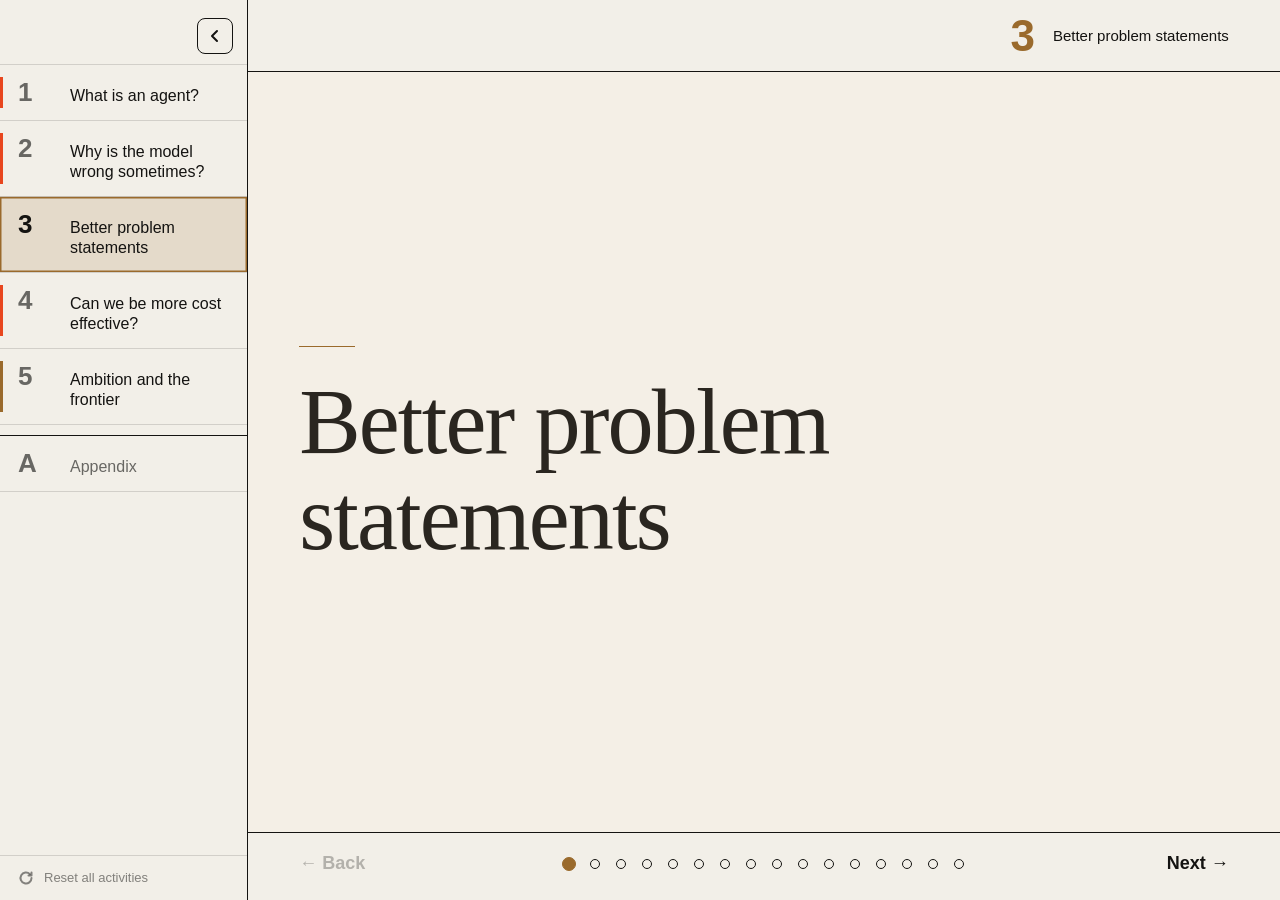
<file: session-3.html>
<!doctype html>
<html lang="en">
<head><script>(function(){var d=document.documentElement,n=null;d.classList.add("preload");try{n=localStorage.getItem("wb:nav")}catch(e){}if(n!==null?n==="1":innerWidth<900)d.classList.add("nav-c")})()</script>
<meta charset="utf-8">
<meta name="viewport" content="width=device-width,initial-scale=1">
<title>Session 3 · Better problem statements · Workbook</title>
<link rel="stylesheet" href="assets/workbook.css">
<style>
/* Session 3 only. Chrome and the mindset sorter classes come from assets/workbook.css and the inline sorter block below. */

/* the sorter's card and board styles (copied from the mockup's invoice sort) */
.mind .m-sorter{display:grid;gap:18px;align-content:start;width:min(1040px,100%)}
.mind .m-sorter .m-prompt{font-size:clamp(24px,2.6vw,34px);margin:0 0 4px}
.mind .deck{display:grid;justify-items:center;gap:12px;padding:16px 16px 14px;border:1px dashed var(--rule);border-radius:18px}
.mind .deck.gone{display:none}
.mind .deck-slot{width:100%;min-height:64px;display:grid;justify-items:center;align-items:center}
.mind .deck-slot .card{width:100%;max-width:460px;cursor:grab}
.mind .deck-slot .card.in{animation:deckIn .45s var(--ease)}
@keyframes deckIn{from{opacity:0;transform:translateY(14px) rotate(calc(var(--r,0deg) + 2deg))}to{opacity:1;transform:rotate(var(--r,0deg))}}
.mind .deck-acts{display:flex;gap:10px;flex-wrap:wrap;justify-content:center}
.mind .deck-to{padding:8px 16px;border:1px solid var(--frame);border-radius:999px;background:var(--card);font:600 15px var(--ui);color:var(--ink)}
.mind .deck-to:hover{background:var(--ink);color:var(--paper);border-color:var(--ink)}
.mind .deck-to:focus-visible{outline:2px solid var(--signal);outline-offset:2px}
.mind .deck-count{margin:0;font-size:15px;color:var(--mute)}
.mind .tally:focus{outline:none}
.mind .board .drop{min-height:72px}
.mind .board{display:grid;grid-template-columns:1fr 1fr;gap:28px}
.mind .zone{border-top:1px solid var(--frame);padding:12px 4px 0}
.mind .zlabel{font-family:var(--display);font-weight:400;font-size:clamp(22px,2.1vw,28px);line-height:1.1;margin:0 0 12px}
.mind .drop{display:flex;flex-direction:column;align-items:flex-start;gap:10px}
.mind .drop .card{width:100%;max-width:460px}
.mind .zone.over{border-color:var(--signal)}
.mind .card{display:block;max-width:330px;padding:10px 16px;background:var(--card);border:1px solid rgba(42,38,32,.16);border-radius:10px;font:500 16px/1.25 var(--ui);color:var(--ink);cursor:pointer;box-shadow:0 1px 0 rgba(255,255,255,.9) inset,0 12px 22px -16px rgba(60,40,20,.55);transform:rotate(var(--r,0deg));transition:transform .35s var(--ease),box-shadow .3s,outline-color .3s,opacity .2s}
.mind .card:hover{transform:rotate(0deg)}
.mind .card[aria-pressed="true"]{outline:2px solid var(--signal);outline-offset:3px;transform:rotate(0deg) translateY(-2px)}
.mind .card.ghost{transform:rotate(-3deg);box-shadow:0 24px 36px -18px rgba(40,30,10,.5)}
.mind .tally{margin:0;font-size:16px;color:var(--mute);min-height:1.4em}
.mind .m-reveal{font-family:var(--display);font-size:clamp(26px,3vw,40px);line-height:1.25;margin:14px 0 0;opacity:0;transform:translateY(8px);transition:opacity 1s var(--ease),transform 1s var(--ease)}
.mind .m-reveal.on{opacity:1;transform:none}

/* slide 2: one email, five systems */
.chain-wrap{display:grid;gap:clamp(28px,5vh,48px);justify-items:stretch}
.chain{display:flex;align-items:stretch}
.node{flex:0 0 auto;width:clamp(92px,11vw,128px);display:flex;align-items:center;justify-content:center;padding:10px 8px;border:1.5px solid var(--ink);border-radius:10px;background:var(--card);font:600 clamp(14px,1.3vw,17px)/1.2 var(--ui);text-align:center}
.grp{flex:1 1 0;min-width:0;display:flex;align-items:stretch;opacity:0;transform:translateY(6px);transition:opacity .25s linear,transform .25s linear}
.grp.on{opacity:1;transform:none}
.hop{position:relative;flex:1 1 0;min-width:28px}
.hop::before{content:"";position:absolute;left:0;right:8px;top:50%;height:1.5px;background:var(--ink)}
.hop::after{content:"";position:absolute;right:0;top:calc(50% - 4px);border-left:8px solid var(--ink);border-top:4px solid transparent;border-bottom:4px solid transparent}
.hop .fig{position:absolute;left:50%;bottom:calc(50% + 8px);width:16px;height:30px;transform:translateX(-50%);transition:opacity .6s var(--ease)}
.hop .fig::before{content:"";position:absolute;left:2px;top:0;width:12px;height:12px;border-radius:50%;background:var(--ink)}
.hop .fig::after{content:"";position:absolute;left:0;bottom:0;width:16px;height:15px;border-radius:8px 8px 2px 2px;background:var(--ink)}
.hop .lbl{position:absolute;left:50%;top:calc(50% + 9px);transform:translateX(-50%);white-space:nowrap;font-size:13px;line-height:1.2;color:var(--mute);display:grid}
.hop .lbl span{grid-area:1/1;transition:opacity .6s var(--ease)}
.hop .via{opacity:0;color:var(--ink);font-weight:600}
.chain-wrap:has(.swap.on) .fig{opacity:0}
.chain-wrap:has(.swap.on) .who{opacity:0}
.chain-wrap:has(.swap.on) .via{opacity:1}
.chain-wrap:has(.swap.on) .hop::before{height:1px}
.swap-line{margin:0;font-family:var(--display);font-size:clamp(30px,3.6vw,50px);line-height:1.15;letter-spacing:-.015em;max-width:24ch}

/* slide 5: reflection */
.s3-ta{width:100%;min-height:160px;font-family:var(--display);font-size:clamp(22px,2.2vw,30px);line-height:1.3;color:var(--ink);background:var(--card);border:1px solid var(--frame);border-radius:6px;padding:16px 18px;resize:vertical}
.s3-ta:focus{outline:2px solid var(--signal);outline-offset:2px}
.s3-priv{margin:0;font-size:15px;color:var(--mute)}
.tipwrap{position:relative;display:inline-block}
.tipt{border-bottom:1px dotted var(--mute);cursor:help}
.tipt:focus-visible{outline:3px solid var(--signal);outline-offset:3px}
.tip{position:absolute;left:0;bottom:calc(100% + 10px);z-index:5;display:none;width:min(440px,80vw);padding:12px 14px;border-radius:6px;background:var(--ink);color:var(--paper);font:400 15px/1.45 var(--ui);letter-spacing:0}
.tipwrap:hover .tip,.tipt:focus + .tip{display:block}

/* slide 6: a wish, taken apart */
.m-quote{margin:0;font-family:var(--display);font-size:clamp(26px,2.9vw,40px);line-height:1.3;letter-spacing:-.01em;max-width:30ch}
.ph{text-decoration:none;text-decoration-thickness:2px;text-underline-offset:7px;transition:text-decoration-color .4s}
.ph.ul{text-decoration:underline;text-decoration-color:var(--signal)}
.ph.ul.em-done{text-decoration-color:var(--mute)}
/* annotating must never reflow the quote: phrases keep their weight; only color/underline change */
.m-quote .ph.em-current,.m-quote .ph.em-done{font-weight:inherit!important;letter-spacing:inherit}
.s3-labels{list-style:none;margin:0;padding:0;display:grid;gap:4px}
.s3-labels li{display:grid;grid-template-columns:minmax(0,1.3fr) 2em minmax(0,1fr);align-items:baseline;gap:8px;padding:12px 0;border-top:1px solid var(--rule);font-size:clamp(18px,1.7vw,22px);line-height:1.3}
.s3-labels .pq{color:var(--mute)}
.s3-labels .ar{color:var(--signal)}
.s3-labels .lb{font-family:var(--display);font-size:1.15em}
.s3-close{margin:12px 0 0;font-family:var(--display);font-size:clamp(26px,2.8vw,36px);line-height:1.2}

/* slide 7 and 10: checks */
.m-check{display:grid;gap:clamp(14px,2.4vh,24px);justify-items:stretch}
.s3-cur{margin:0;font-family:var(--display);font-size:clamp(24px,2.7vw,36px);line-height:1.25;letter-spacing:-.01em;max-width:28ch}
.s3-checks{list-style:none;margin:0;padding:0;width:100%;max-width:860px}
.s3-chk{display:grid;grid-template-columns:minmax(0,1fr) auto;gap:4px 18px;align-items:center;padding:12px 0;border-top:1px solid var(--rule)}
.s3-chk:last-child{border-bottom:1px solid var(--rule)}
.s3-chk .q{font-family:var(--display);font-size:clamp(19px,1.9vw,25px);line-height:1.25}
.s3-chk .hint{grid-column:1/-1;min-height:1.2em;margin:0;font-size:15px;color:var(--signal)}
.s3-chk .hint:empty{min-height:0}
.s3-yn,.s3-chk .yn{display:flex;gap:8px}
.s3-chk .yn button{appearance:none;-webkit-appearance:none;min-width:84px;padding:8px 16px;border:1.5px solid var(--frame,var(--ink));border-radius:999px;background:transparent;font:500 15px var(--ui,"Helvetica Neue",Helvetica,Arial,sans-serif);color:var(--ink);cursor:pointer;transition:background .15s,color .15s,border-color .15s}
.s3-chk .yn button:hover{background:var(--soft,rgba(0,0,0,.05))}
.s3-chk .yn button:focus-visible{outline:3px solid var(--lane,#a8651e);outline-offset:2px}
.s3-chk .yn button[aria-pressed="true"]{background:var(--ink);color:var(--paper);border-color:var(--ink)}
.s3-chk .yn button[data-v="n"][aria-pressed="true"]{background:var(--lane,#a8651e);border-color:var(--lane,#a8651e);color:#fff}
.s3-yn button{padding:7px 14px;border:1px solid var(--frame);border-radius:999px;background:none;font:600 15px var(--ui);color:var(--ink)}
.s3-yn button:hover{background:var(--soft)}
.s3-yn button[aria-pressed="true"]{background:var(--ink);color:var(--paper);border-color:var(--ink)}
.s3-live .s3-chk{grid-template-columns:minmax(0,1fr)}
.s3-cmp{margin:0;max-width:60ch;font-size:clamp(16px,1.4vw,20px);line-height:1.4;color:var(--mute)}
.s3-checks.static .s3-chk .q{color:var(--mute)}

/* slide 9: four statements */
.s3-cards{display:grid;grid-template-columns:repeat(2,minmax(0,1fr));gap:clamp(14px,2.2vh,22px);width:100%}
.s3-card{margin:0;padding:clamp(18px,2.6vh,28px) clamp(18px,2vw,26px);background:var(--card);border:1px solid rgba(42,38,32,.16);border-radius:10px;box-shadow:0 1px 0 rgba(255,255,255,.9) inset,0 12px 22px -16px rgba(60,40,20,.55);font-family:var(--display);font-size:clamp(19px,2vw,27px);line-height:1.3}

/* slide 11: try */
.s3-try{list-style:none;margin:0;padding:0;width:100%;max-width:860px;display:grid;gap:14px}
.s3-try li{display:grid;grid-template-columns:minmax(0,1fr) auto;gap:14px;align-items:center}
.s3-try input{width:100%;font-family:var(--display);font-size:clamp(20px,2vw,26px);color:var(--ink);background:var(--card);border:0;border-bottom:1.5px solid var(--frame);padding:8px 4px;border-radius:0}
.s3-try input:focus{outline:2px solid var(--signal);outline-offset:2px}
.s3-pick{list-style:none;margin:0;padding:0;display:grid;gap:14px;width:100%;max-width:860px}
.s3-pick-card{position:relative;width:100%;display:flex;align-items:center;justify-content:space-between;gap:16px;padding:16px 20px;background:var(--card);border:1.5px solid var(--frame);border-radius:10px;font-family:var(--display);font-size:clamp(19px,1.9vw,25px);line-height:1.3;text-align:left;color:var(--ink);cursor:pointer}
.s3-pick-card[hidden]{display:none}
.s3-pick-card:hover{background:var(--soft)}
.s3-pick-card:focus-visible{outline:3px solid var(--lane);outline-offset:2px}
.s3-pick-card[aria-pressed="true"]{border-color:var(--lane);box-shadow:0 0 0 1px var(--lane) inset}
.s3-pick-badge{display:inline-flex;align-items:center;gap:6px;flex:none;padding:5px 12px;border-radius:999px;background:var(--lane);color:#fff;font:700 14px var(--ui);opacity:0}
.s3-pick-card[aria-pressed="true"] .s3-pick-badge{opacity:1}
@media (prefers-reduced-motion:no-preference){.s3-pick-card[aria-pressed="true"] .s3-pick-badge{animation:badgePop .5s var(--ease) both}}
.s3-pick-blank{margin:8px 0 0;font-family:var(--display);font-size:clamp(19px,1.9vw,25px);line-height:1.3;color:var(--ink)}
.s3-simple{padding:7px 14px;border:1px solid var(--frame);border-radius:999px;background:none;font:600 15px var(--ui);color:var(--ink);white-space:nowrap}
.s3-simple:hover{background:var(--soft)}
.s3-simple[aria-pressed="true"]{background:var(--ink);color:var(--paper);border-color:var(--ink)}

/* slide 12: who leads this (a deliberately small flowchart) */
.s3-flow{display:grid;justify-items:center;gap:clamp(14px,2.4vh,22px);width:100%;max-width:980px}
.s3-q{padding:18px 26px;border:2px solid var(--ink);border-radius:8px;background:var(--card);font-family:var(--display);font-size:clamp(26px,2.9vw,38px);line-height:1.2;text-align:center}
.s3-pills{display:flex;gap:10px;flex-wrap:wrap;justify-content:center}
.s3-pills .s3-simple{padding:9px 22px;font-size:17px}
.s3-lead-flow{display:grid;justify-items:center;width:100%}
.s3-lead-flow[hidden]{display:none}
.s3-stem{width:2px;height:clamp(14px,2.4vh,26px);background:var(--ink)}
.s3-split{width:100%;display:grid;grid-template-columns:repeat(2,minmax(0,1fr))}
/* each branch draws its own half of the bar and its own drop, so the chosen one can take the lane colour */
.s3-br{position:relative;display:flex;flex-direction:column;align-items:center;padding:clamp(16px,2.6vh,28px) 10px 0;transition:opacity .4s var(--ease)}
.s3-br::before{content:"";position:absolute;top:0;left:0;right:0;height:2px;background:var(--ink);transition:background .4s}
.s3-br:first-child::before{left:50%}
.s3-br:last-child::before{right:50%}
.s3-br::after{content:"";position:absolute;top:0;left:calc(50% - 1px);width:2px;height:clamp(16px,2.6vh,28px);background:var(--ink);transition:background .4s}
.s3-br.em-current::before,.s3-br.em-current::after{background:var(--lane)}
.s3-lead-flow .s3-br.em-done{opacity:.45}
.s3-lab{margin:8px 0 6px;font-size:15px;font-weight:700;letter-spacing:.04em;text-transform:uppercase;color:var(--lane)}
.s3-arr{width:0;height:0;border-left:8px solid transparent;border-right:8px solid transparent;border-top:11px solid var(--ink);margin-bottom:10px;transition:border-top-color .4s}
.s3-br.em-current .s3-arr{border-top-color:var(--lane)}
.s3-box{padding:14px 18px;border:1.5px solid var(--frame);border-radius:8px;background:var(--card);font-family:var(--display);font-size:clamp(20px,2vw,27px);line-height:1.25;text-align:center;max-width:300px;transition:transform .4s var(--ease),border-color .4s}
.s3-br.em-current .s3-box{transform:scale(1.06);border:2px solid var(--lane)}
@media (prefers-reduced-motion:no-preference){.s3-lead-flow{animation:leadIn .6s var(--ease)}}
@keyframes leadIn{from{opacity:0;transform:translateY(10px)}to{opacity:1;transform:none}}
@media (prefers-reduced-motion:reduce){.s3-br,.s3-br::before,.s3-br::after,.s3-arr,.s3-box{transition:none}}


/* slide 9: annotated before and after pairs, one per step */
.mind .s3-pairs{list-style:none;margin:0;padding:0;display:grid;gap:clamp(10px,1.6vh,16px);width:100%}
.mind .s3-pair{padding:clamp(12px,1.9vh,20px) clamp(16px,2vw,26px);background:var(--card);border:1px solid rgba(42,38,32,.16);border-radius:10px;box-shadow:0 1px 0 rgba(255,255,255,.9) inset,0 12px 22px -16px rgba(60,40,20,.55)}
.s3-st{display:grid;grid-template-columns:clamp(72px,8vw,96px) minmax(0,1fr);gap:12px;align-items:baseline;margin:0;padding:4px 0 14px;font-family:var(--display);font-weight:400;font-size:clamp(18px,1.75vw,24px);line-height:1.5}
.s3-st:last-child{padding-bottom:0}
.s3-lab{font-family:var(--ui);font-size:13px;font-weight:700;letter-spacing:.06em;text-transform:uppercase;color:var(--mute)}
.s3-after .s3-lab{color:var(--c-ok,#2f7d4f)}
.s3-before .s3-lab{color:#a8402a}
.s3-before .s3-txt{color:var(--mute)}
.hl{display:inline-grid;justify-items:start;vertical-align:baseline;border-radius:3px;padding:0 .14em;text-decoration:underline;text-decoration-thickness:2px;text-underline-offset:4px;outline:none}
.hl-r{background:#f6d5cf;color:#7a2416;text-decoration-color:#b8432c}
.hl-g{background:#d6ead9;color:#1f5a34;text-decoration-color:#2f7d4f}
.hl-note{white-space:nowrap;text-decoration:none;font-family:var(--ui);font-size:13px;line-height:1.2;font-weight:600;color:var(--mute);pointer-events:none}
.hl:hover,.hl:focus-visible{box-shadow:0 0 0 2px var(--lane)}
.hl:hover .hl-note,.hl:focus-visible .hl-note{color:var(--ink)}


/* before lines: numbered markers in the sentence, one tag row beneath it (no overprinting) */
.hl-n{display:inline-grid;place-items:center;width:17px;height:17px;margin-left:.2em;border-radius:50%;background:#7a2416;color:#fff;font:700 11px/1 var(--ui);vertical-align:super;text-decoration:none}
.s3-tags{list-style:none;margin:-6px 0 0;padding:0 0 0 calc(clamp(72px,8vw,96px) + 12px);display:flex;flex-wrap:wrap;gap:4px 18px;font:600 14px/1.3 var(--ui);color:var(--mute)}
.s3-tags li{white-space:nowrap;display:flex;align-items:center;gap:6px}
.s3-tags b{display:inline-grid;place-items:center;width:18px;height:18px;border-radius:50%;background:#f6d5cf;color:#7a2416;font:700 11px/1 var(--ui)}

/* slide 11: example, three things to try */
.mind .s3-ex{list-style:none;margin:0;padding:0;display:grid;gap:clamp(10px,1.8vh,16px);width:100%}
.mind .s3-ex-card{position:relative;display:grid;grid-template-columns:auto minmax(0,1fr);gap:4px 16px;align-items:start;padding:clamp(14px,2vh,20px) clamp(16px,2vw,24px);background:var(--card);border:1px solid rgba(42,38,32,.16);border-radius:10px;box-shadow:0 1px 0 rgba(255,255,255,.9) inset,0 12px 22px -16px rgba(60,40,20,.55)}
.s3-ex-card.on.em-context{opacity:.7}
.s3-ex-n{font-family:var(--display);font-size:clamp(26px,2.6vw,36px);line-height:1;color:var(--lane)}
.s3-ex-t{margin:0;font-family:var(--display);font-size:clamp(20px,2vw,27px);line-height:1.3}
.s3-ex-tag{display:inline-block;margin-top:8px;padding:3px 12px;border:1px solid var(--frame);border-radius:999px;font:600 14px var(--ui);color:var(--mute)}
.s3-ex-badge{position:absolute;top:-13px;right:18px;display:inline-flex;align-items:center;gap:6px;padding:5px 12px;border-radius:999px;background:var(--lane);color:#fff;font:700 14px var(--ui);opacity:0}
.mind .s3-ex:has(.s3-ex-end.on) .s3-ex-badge{opacity:1}
@media (prefers-reduced-motion:no-preference){.mind .s3-ex:has(.s3-ex-end.on) .s3-ex-badge{animation:badgePop .5s var(--ease) both}}
@keyframes badgePop{0%{transform:scale(.6)}70%{transform:scale(1.12)}100%{transform:scale(1)}}
.s3-ex-end{margin:6px 0 0;font-family:var(--display);font-size:clamp(24px,2.5vw,34px);line-height:1.25}

/* slide 13: the statement */
.s3-final{display:grid;gap:clamp(14px,2.6vh,26px);justify-items:start}
.s3-big{margin:0;font-family:var(--display);font-size:clamp(30px,3.6vw,50px);line-height:1.2;letter-spacing:-.015em;max-width:24ch}
.s3-iv{margin:0;font-size:clamp(17px,1.6vw,21px);color:var(--mute)}
.s3-actions{display:flex;align-items:center;gap:12px;flex-wrap:wrap}
.s3-btn{padding:10px 18px;border:1px solid var(--frame);border-radius:999px;background:var(--card);font:600 16px var(--ui);color:var(--ink)}
.s3-btn:hover{background:var(--ink);color:var(--paper);border-color:var(--ink)}
.s3-msg{font-size:15px;color:var(--mute);min-height:1.2em}
/* slide titles: short and plain, on slides whose purpose isn't obvious */
.mind .s3-h{margin:0 0 clamp(12px,2.2vh,22px);font-family:var(--display);font-weight:400;font-size:clamp(26px,2.8vw,40px);line-height:1.15;letter-spacing:-.01em}

/* slide 8: three cards, one per check, revealed in turn */
.mind .s3-why{list-style:none;margin:0;padding:0;display:grid;grid-template-columns:repeat(3,minmax(0,1fr));gap:clamp(14px,2vw,24px);width:100%}
.mind .s3-why li{display:flex;flex-direction:column;align-items:center;text-align:center;padding:clamp(16px,2.4vh,26px) clamp(16px,1.6vw,22px) clamp(18px,2.6vh,28px);background:var(--card);border:1px solid rgba(42,38,32,.16);border-radius:10px;box-shadow:0 1px 0 rgba(255,255,255,.9) inset,0 12px 22px -16px rgba(60,40,20,.55)}
.s3-why li.on.em-context{opacity:.7}
.s3-ill{display:block;width:100%;max-width:200px;height:160px;margin:0 0 clamp(10px,1.8vh,18px);color:var(--ink);overflow:visible}
.s3-ill .ink{fill:none;stroke:currentColor;stroke-width:2.5;stroke-linecap:round;stroke-linejoin:round}
.s3-ill .ac{fill:none;stroke:var(--lane);stroke-width:3;stroke-linecap:round;stroke-linejoin:round}
.s3-ill .acf{fill:var(--lane)}
.s3-ill .faint{opacity:.3}
.s3-ill text{fill:currentColor;font-family:var(--ui);font-weight:600;font-size:18px}
.s3-ill .q{font-family:var(--display);font-size:46px;font-weight:400}
.s3-ill .word{font-family:var(--display);font-size:40px;font-weight:400;font-style:italic}
.s3-why-t{margin:0 0 8px;font-family:var(--display);font-weight:inherit;font-size:clamp(22px,2.2vw,30px);line-height:1.15;letter-spacing:-.01em}
.s3-why-s{margin:0;font-family:var(--display);font-weight:400;font-size:clamp(18px,1.7vw,23px);line-height:1.3;max-width:24ch}
.s3-why .s3-draw{stroke-dasharray:1;stroke-dashoffset:0}
.s3-why li:not(.on) .s3-draw{stroke-dashoffset:1}
@media (prefers-reduced-motion:no-preference){.s3-why .s3-draw{transition:stroke-dashoffset .8s var(--ease) .3s}}
@media (max-width:820px){
  .s3-why{grid-template-columns:1fr}
}

@media (max-width:820px){
  .node{width:auto;flex:0 0 auto;padding:8px 6px;font-size:13px}
  .hop{min-width:20px}
  .hop .lbl{font-size:11px}
  .s3-cards{grid-template-columns:1fr}
  .s3-labels li{grid-template-columns:1fr;gap:2px}
  .s3-labels .ar{display:none}
  .s3-chk{grid-template-columns:1fr}
  .s3-chk .yn,.s3-yn{grid-column:1}
}
@media (max-height:860px) and (min-width:821px){
  .s3-ta{min-height:120px}
  .s3-chk{padding:8px 0}
  .s3-h{font-size:clamp(22px,2.4vw,32px);margin-bottom:10px}
  .s3-card{padding:14px 18px}
  .s3-cur{font-size:clamp(22px,2.3vw,30px)}
}

/* participant's own words: a quoted "input" card so it reads as theirs, not ours */
.s3-yours{margin:4px 0 22px;padding:14px 20px 16px;background:var(--card,#fffdf8);border:1px solid var(--rule);border-left:4px solid var(--lane,#a8651e);border-radius:6px;max-width:760px}
.s3-yours-l{font-family:var(--c-font,"Helvetica Neue",Helvetica,Arial,sans-serif);font-size:13px;letter-spacing:.04em;text-transform:uppercase;color:var(--c-mute);margin:0 0 6px}
.s3-yours-l a{color:inherit;text-transform:none;letter-spacing:0}
.s3-yours blockquote{margin:0;quotes:"“" "”"}
.s3-yours blockquote::before{content:open-quote}
.s3-yours blockquote::after{content:close-quote}

/* steps 2 and 3: the statement takes the full width, and the three tests sit in a row below it */
.s3-hd{display:flex;align-items:center;justify-content:space-between;gap:16px}
.mind .s3-hd .s3-h{margin:0;min-width:0}
.s3-badge{flex:none;white-space:nowrap;min-width:3.2em;padding:6px 16px;border:1.5px solid var(--frame);border-radius:999px;background:var(--card);font:700 clamp(15px,1.4vw,18px)/1.2 var(--ui);color:var(--mute);text-align:center;font-variant-numeric:tabular-nums}
.s3-badge.all{background:var(--c-ok,#2f7d4f);border-color:var(--c-ok,#2f7d4f);color:#fff}
.s3-badge.all::before{content:"✓ "}
.s3-ctx{margin:0;font-family:var(--display);font-size:clamp(19px,1.8vw,24px);line-height:1.3;color:var(--ink)}
.s3-tp{gap:clamp(12px,2vh,20px)}
.s3-stmt{max-width:none;margin:0}
.s3-stmt .s3-cur{max-width:none;font-size:clamp(22px,2.2vw,30px)}
.s3-stmt .hl,.s3-prev .hl{display:inline}
.s3-prev{margin:0;font-family:var(--display);font-size:clamp(18px,1.6vw,22px);line-height:1.35;color:var(--ink)}
.s3-tests{list-style:none;margin:0;padding:0;display:grid;grid-template-columns:repeat(3,minmax(0,1fr));gap:clamp(12px,1.6vw,22px)}
.s3-tests .s3-chk{display:flex;flex-direction:column;align-items:center;text-align:center;padding:clamp(14px,2.2vh,22px) clamp(14px,1.4vw,20px);background:var(--card);border:1.5px solid rgba(42,38,32,.16);border-radius:10px;box-shadow:0 1px 0 rgba(255,255,255,.9) inset,0 12px 22px -16px rgba(60,40,20,.55);transition:border-color .2s}
.s3-tests .s3-chk.is-yes{border-color:var(--c-ok,#2f7d4f)}
.s3-tests .s3-chk.is-no{border-color:#b7791f}
.s3-tests .s3-why-t{margin:0 0 4px;font-size:clamp(19px,1.8vw,24px)}
.s3-tests .hint{margin:0 0 12px;min-height:1.2em;font-size:15px;line-height:1.3;color:var(--signal)}
.s3-tests .hint.ok{color:var(--c-ok,#2f7d4f)}
.s3-tests .yn{display:flex;gap:8px;justify-content:center;flex-wrap:wrap;margin-top:auto}
.s3-tests .yn button{min-width:0;padding:7px 14px}
/* step 2 cards: a small-caps tag, then the real question; the detector reveal only after an answer */
.s3-tests-q .s3-tag{margin:0 0 6px;font:700 14px/1.2 var(--ui);letter-spacing:.08em;font-variant-caps:all-small-caps;color:var(--mute)}
.s3-tests-q .s3-why-t{margin:0 0 14px;font-size:clamp(19px,1.7vw,23px);line-height:1.25;text-wrap:balance}
.s3-reveal{align-self:stretch;margin:12px 0 0;min-height:2.7em;font-size:15px;line-height:1.35;color:var(--mute)}
.s3-reveal.is-differs{color:#94661c}
.s3-hl-in{animation:none}
@media (prefers-reduced-motion:no-preference){.s3-hl-in{animation:s3HlIn .6s ease both}}
@keyframes s3HlIn{from{opacity:0}to{opacity:1}}
.s3-till{display:block;width:auto;max-width:none;height:56px;margin:0 0 10px}
/* steps 4 and 5: the latest problem statement, compact, above the ideas */
.s3-ref{margin:0 0 6px;max-width:none;padding:10px 18px 12px}
.s3-ref .s3-yours-l{margin-bottom:4px}
.s3-ref .s3-ref-q{display:-webkit-box;-webkit-box-orient:vertical;-webkit-line-clamp:2;overflow:hidden;max-width:none;font-size:clamp(18px,1.7vw,23px);line-height:1.3}
.s3-till .word{font-size:52px}
.s3-till text{font-size:26px}
#s3-s10 .s3-ta{min-height:clamp(76px,14vh,128px)}
@media (max-width:820px){.s3-tests{grid-template-columns:1fr}}
@media (max-height:860px) and (min-width:821px){
  .s3-tests .s3-chk{padding:12px 14px 14px}
  .s3-till{height:48px}
  .s3-stmt .s3-cur{font-size:clamp(20px,2vw,26px)}
}

/* slide 9: one pair per two beats. A pair that is no longer the newest collapses to its After line. */
.mind .s3-pairs > .s3-pair[data-state="hidden"]{display:none}
.mind .s3-pairs > .s3-pair{transition:padding .45s var(--ease)}
.s3-pair-beat{display:grid;grid-template-rows:1fr;transition:grid-template-rows .45s var(--ease),opacity .45s var(--ease)}
.s3-pair-clip{min-height:0;overflow:hidden;padding:2px 2px 0;margin:-2px -2px 0}
.mind .s3-pairs > .s3-pair[data-state="collapsed"]{padding-top:clamp(8px,1.2vh,12px);padding-bottom:clamp(8px,1.2vh,12px)}
.mind .s3-pairs > .s3-pair[data-state="collapsed"] .s3-pair-beat{grid-template-rows:0fr;opacity:0}
.mind .s3-pairs > .s3-pair[data-state="collapsed"] .s3-beat{opacity:0}
.mind .s3-pairs > .s3-pair[data-state="collapsed"] .s3-after{grid-template-columns:auto minmax(0,1fr);gap:10px;align-items:baseline;font-size:clamp(15px,1.35vw,19px);color:var(--mute)}
.mind .s3-pairs > .s3-pair[data-state="collapsed"] .s3-after .s3-lab{display:none}
.mind .s3-pairs > .s3-pair[data-state="collapsed"] .s3-after::before{content:"✓";grid-column:1;color:var(--c-ok,#2f7d4f);font-weight:700}
.mind .s3-pairs > .s3-pair[data-state="collapsed"] .s3-after .s3-txt{color:inherit}
.s3-end{display:none}
@media (prefers-reduced-motion:reduce){.s3-pair-beat,.mind .s3-pairs > .s3-pair{transition:none}}
</style>
</head>
<body data-lang="mind" data-session="3">
<div class="app" id="app">

  <aside class="nav" aria-label="Sessions">
    <div class="nav-top">
      <button class="nav-toggle" id="navToggle" aria-expanded="true" aria-label="Collapse navigation" title="Collapse navigation ([)">[</button>
    </div>
    <ol class="sessions">
      <li><a class="sess" data-l="t" href="session-1.html"><span class="n">1</span><span class="label">What is an agent?</span></a></li>
      <li><a class="sess" data-l="t" href="session-2.html"><span class="n">2</span><span class="label">Why is the model wrong sometimes?</span></a></li>
      <li><a class="sess" data-l="m" href="session-3.html" aria-current="page"><span class="n">3</span><span class="label">Better problem statements</span></a></li>
      <li><a class="sess" data-l="t" href="session-4.html"><span class="n">4</span><span class="label">Can we be more cost effective?</span></a></li>
      <li><a class="sess" data-l="m" href="session-5.html"><span class="n">5</span><span class="label">Ambition and the frontier</span></a></li>
    </ol>
    <ol class="sessions appx">
      <li><a class="sess appx-link" href="appendix.html"><span class="n" aria-hidden="true">A</span><span class="label">Appendix</span></a></li>
    </ol>
  </aside>

  <main class="main">
    <header class="top">
      <div class="sn" aria-hidden="true">3</div>
      <div class="sname">Better problem statements</div>
      <nav class="pips" id="pips" aria-label="Slides"></nav>
    </header>

    <div class="stage" id="stage">

      <!-- 1 Title [UP] -->
      <section id="s3-title" class="slide mind" data-attn="up">
        <div class="m-title">
          <span class="rule" aria-hidden="true"></span>
          <h1>Better problem statements</h1>
        </div>
      </section>

      <!-- 2 How information travels through your org [UP] -->
      <section id="s3-travel" class="slide mind" data-attn="up" data-steps-start>
        <div class="chain-wrap" id="s3-chain">
          <h2 class="s3-h">How information travels through your org</h2>
          <div class="chain">
            <div class="node">Customer email</div>
            <div class="grp step"><div class="hop"><span class="fig"></span><span class="lbl"><span class="who">a person</span><span class="via">connectors</span></span></div><div class="node">CRM record</div></div>
            <div class="grp step"><div class="hop"><span class="fig"></span><span class="lbl"><span class="who">a person</span><span class="via">connectors</span></span></div><div class="node">Mailing list</div></div>
            <div class="grp step"><div class="hop"><span class="fig"></span><span class="lbl"><span class="who">a person</span><span class="via">connectors</span></span></div><div class="node">Billing</div></div>
            <div class="grp step"><div class="hop"><span class="fig"></span><span class="lbl"><span class="who">a person</span><span class="via">connectors</span></span></div><div class="node">Reply</div></div>
          </div>
          <p class="swap-line step swap">Today, your people are the connectors.</p>
        </div>
      </section>

      <!-- 3 What would a new hire know? [LAPTOP] -->
      <section class="slide mind s-sort" data-attn="laptop" id="s3-sorter">
        <div class="m-sorter">
          <h2 class="s3-h">What would a new hire know?</h2>
          <h2 class="m-prompt em-current">Approving a supplier invoice. Which of these would a capable new hire know on day one?</h2>
          <div class="deck" id="s3-deck">
            <div class="deck-slot" id="s3-slot"></div>
            <div class="deck-acts">
              <button type="button" class="deck-to" data-zone="doc">Written down</button>
              <button type="button" class="deck-to" data-zone="head">In someone’s head</button>
            </div>
            <p class="deck-count" id="s3-count" aria-live="polite"></p>
          </div>
          <div class="board">
            <section class="zone" data-zone="doc" id="s3-doc" aria-label="Written down">
              <h3 class="zlabel">Written down</h3>
              <div class="drop"></div>
            </section>
            <section class="zone" data-zone="head" id="s3-head" aria-label="In someone’s head">
              <h3 class="zlabel">In someone’s head</h3>
              <div class="drop"></div>
            </section>
          </div>
          <p class="tally" id="s3-tally" aria-live="polite" tabindex="-1"></p>
          <p class="m-reveal" id="s3-reveal">An agent starts where the new hire starts.</p>
        </div>
      </section>

      <!-- 4 Invisible work [UP] -->
      <section id="s3-invisible-work" class="slide mind" data-attn="up">
        <ul class="m-take">
          <li class="step">Your people likely do a ton of undocumented problem solving.</li>
          <li class="step">Don’t use AI to extend the life of a broken process.</li>
        </ul>
      </section>

      <!-- 5 Step 1: your problem [LAPTOP] -->
      <section id="s3-step1-problem" class="slide mind" data-attn="laptop">
        <div class="m-check">
          <h2 class="s3-h">Step 1: your problem</h2>
          <p class="m-prompt" id="s3-q5">When it comes to AI, what problem are you hoping to tackle?</p>
          <textarea class="s3-ta" id="s3-p1" rows="4" aria-labelledby="s3-q5"></textarea>
          <p class="s3-priv"><span class="tipwrap"><span class="tipt" tabindex="0" aria-describedby="s3-tip5">Your answers are stored in your browser only.</span><span class="tip" role="tooltip" id="s3-tip5">Answers are saved in this browser’s local storage. They are never sent anywhere. To clear them, use “Clear my saved answers” on the home page, or your browser’s site data settings.</span></span></p>
        </div>
      </section>

      <!-- 6 A wish, taken apart [UP] -->
      <section class="slide mind" data-attn="up" data-steps-start data-em="off" id="s3-s6">
        <div class="m-check">
          <h2 class="s3-h">Deconstructing a proposed agent</h2>
          <p class="m-quote">“I wish I could <span class="ph" data-ph="0">wake up and an agent would have prepared</span> <span class="ph" data-ph="1">a daily digest</span> that tells me <span class="ph" data-ph="2">exactly</span> <span class="ph" data-ph="3">where to point my focus</span> that day.”</p>
          <ol class="s3-labels">
            <li class="step" data-k="0"><span class="pq">wake up and … prepared</span><span class="ar">→</span><span class="lb">Automation</span></li>
            <li class="step" data-k="1"><span class="pq">a daily digest</span><span class="ar">→</span><span class="lb">Context</span></li>
            <li class="step" data-k="2"><span class="pq">exactly</span><span class="ar">→</span><span class="lb">Refinement</span></li>
            <li class="step" data-k="3"><span class="pq">where to point my focus</span><span class="ar">→</span><span class="lb">Judgment</span></li>
          </ol>
          <p class="s3-close step">This starts from a solution. Start from the problem.</p>
        </div>
      </section>

      <!-- 7 Step 2: check it [LAPTOP] -->
      <section class="slide mind" data-attn="laptop" id="s3-s7">
        <div class="m-check s3-tp">
          <div class="s3-hd">
            <h2 class="s3-h">Step 2: check it</h2>
            <span class="s3-badge" id="s3-score7" aria-live="polite">–</span>
          </div>
          <p class="s3-ctx em-context">Check it against the three tests.</p>
          <figure class="s3-yours s3-stmt">
            <figcaption class="s3-yours-l"><span id="s3-yours7">Your statement, from step 1</span> · <a href="#5">Edit</a></figcaption>
            <blockquote class="s3-cur em-current" id="s3-cur7"></blockquote>
          </figure>
          <ol class="s3-tests s3-tests-q" id="s3-checks7">
            <li class="s3-chk" data-i="0" data-hint="num">
              <svg class="s3-ill s3-till" viewBox="0 0 200 160" aria-hidden="true" focusable="false">
              <line class="ink" x1="12" y1="46" x2="170" y2="46"/>
              <path class="ac" d="M170 46 V14"/>
              <path class="acf" d="M170 14 L186 20 L170 26 Z"/>
              <circle class="acf" cx="110" cy="46" r="7"/>
              <text class="q faint" x="50" y="124" text-anchor="middle">?</text>
              <line class="ink" x1="110" y1="124" x2="170" y2="124"/>
              <path class="ink" d="M110 124 V116 M122 124 V119 M134 124 V116 M146 124 V119 M158 124 V116 M170 124 V119"/>
              <text x="140" y="150" text-anchor="middle">62%</text>
            </svg>
              <p class="s3-tag">Has a number</p>
              <h3 class="s3-why-t">Does it include a number, or something you could measure?</h3>
              <span class="yn" role="group" aria-label="Test 1: has a number"><button type="button" data-v="y" aria-pressed="false">Yes</button><button type="button" data-v="n" aria-pressed="false">Not yet</button></span>
              <p class="s3-reveal" aria-live="polite"></p>
            </li>
            <li class="s3-chk" data-i="1" data-hint="ai">
              <svg class="s3-ill s3-till" viewBox="0 0 200 160" aria-hidden="true" focusable="false">
              <path class="ink" d="M40 14 V136 H182"/>
              <path class="ac" d="M40 136 L160 16"/>
              <circle class="acf" cx="70" cy="106" r="3.5"/>
              <circle class="acf" cx="100" cy="76" r="3.5"/>
              <circle class="acf" cx="130" cy="46" r="3.5"/>
              <text x="182" y="156" text-anchor="middle">AI</text>
              <text x="22" y="22" text-anchor="middle">AI</text>
            </svg>
              <p class="s3-tag">No “AI”</p>
              <h3 class="s3-why-t">Does it avoid the word “AI”?</h3>
              <span class="yn" role="group" aria-label="Test 2: no AI"><button type="button" data-v="y" aria-pressed="false">Yes</button><button type="button" data-v="n" aria-pressed="false">Not yet</button></span>
              <p class="s3-reveal" aria-live="polite"></p>
            </li>
            <li class="s3-chk" data-i="2" data-hint="should">
              <svg class="s3-ill s3-till" viewBox="0 0 200 160" aria-hidden="true" focusable="false">
              <text class="word" x="100" y="78" text-anchor="middle">should</text>
              <path class="ac s3-draw" pathLength="1" d="M20 72 Q100 60 184 68"/>
              <line class="ink faint" x1="46" y1="102" x2="154" y2="102" stroke-width="1.5"/>
            </svg>
              <p class="s3-tag">No “should”</p>
              <h3 class="s3-why-t">Does it avoid judgment words like “should”?</h3>
              <span class="yn" role="group" aria-label="Test 3: no should"><button type="button" data-v="y" aria-pressed="false">Yes</button><button type="button" data-v="n" aria-pressed="false">Not yet</button></span>
              <p class="s3-reveal" aria-live="polite"></p>
            </li>
          </ol>
          <p class="s3-cmp" id="s3-cmp7" hidden>For comparison: “My team should be using AI more.” fails all three.</p>
        </div>
      </section>

      <!-- 8 Why these three [UP] -->
      <section id="s3-why-three-checks" class="slide mind" data-attn="up">
        <h2 class="s3-h">Why these three checks</h2>
        <ul class="s3-why">
          <li class="step">
            <svg class="s3-ill" viewBox="0 0 200 160" aria-hidden="true" focusable="false">
              <line class="ink" x1="12" y1="46" x2="170" y2="46"/>
              <path class="ac" d="M170 46 V14"/>
              <path class="acf" d="M170 14 L186 20 L170 26 Z"/>
              <circle class="acf" cx="110" cy="46" r="7"/>
              <text class="q faint" x="50" y="124" text-anchor="middle">?</text>
              <line class="ink" x1="110" y1="124" x2="170" y2="124"/>
              <path class="ink" d="M110 124 V116 M122 124 V119 M134 124 V116 M146 124 V119 M158 124 V116 M170 124 V119"/>
              <text x="140" y="150" text-anchor="middle">62%</text>
            </svg>
            <h3 class="s3-why-t">Has a number</h3>
            <p class="s3-why-s">Without a number, you can’t tell if you’re making progress.</p>
          </li>
          <li class="step">
            <svg class="s3-ill" viewBox="0 0 200 160" aria-hidden="true" focusable="false">
              <path class="ink" d="M40 14 V136 H182"/>
              <path class="ac" d="M40 136 L160 16"/>
              <circle class="acf" cx="70" cy="106" r="3.5"/>
              <circle class="acf" cx="100" cy="76" r="3.5"/>
              <circle class="acf" cx="130" cy="46" r="3.5"/>
              <text x="182" y="156" text-anchor="middle">AI</text>
              <text x="22" y="22" text-anchor="middle">AI</text>
            </svg>
            <h3 class="s3-why-t">No “AI”</h3>
            <p class="s3-why-s">If AI is in the problem, it can’t also be the solution.</p>
          </li>
          <li class="step">
            <svg class="s3-ill" viewBox="0 0 200 160" aria-hidden="true" focusable="false">
              <text class="word" x="100" y="78" text-anchor="middle">should</text>
              <path class="ac s3-draw" pathLength="1" d="M20 72 Q100 60 184 68"/>
              <line class="ink faint" x1="46" y1="102" x2="154" y2="102" stroke-width="1.5"/>
            </svg>
            <h3 class="s3-why-t">No “should”</h3>
            <p class="s3-why-s">“Should” is a judgment, not a problem.</p>
          </li>
        </ul>
      </section>

      <!-- 9 Better statements, as annotated before and after pairs [UP] -->
      <section class="slide mind" data-attn="up" id="s3-s9">
        <h2 class="s3-h">What good statements look like</h2>
        <ul class="s3-pairs">
          <li class="s3-pair" data-state="hidden">
            <div class="s3-pair-beat"><div class="s3-pair-clip">
              <div class="step s3-beat">
                <p class="s3-st s3-before"><span class="s3-lab">Before</span><span class="s3-txt">Our recruiters <span class="hl hl-r" tabindex="0">should<sup class="hl-n" aria-hidden="true">1</sup></span> use <span class="hl hl-r" tabindex="0">AI<sup class="hl-n" aria-hidden="true">2</sup></span> to <span class="hl hl-r" tabindex="0">keep up with<sup class="hl-n" aria-hidden="true">3</sup></span> candidates.</span></p>
                <ol class="s3-tags" aria-label="Notes on the sentence above"><li><b aria-hidden="true">1</b>judgment word</li><li><b aria-hidden="true">2</b>solution, not problem</li><li><b aria-hidden="true">3</b>vague</li></ol>
              </div>
            </div></div>
            <p class="step s3-st s3-after"><span class="s3-lab">After</span><span class="s3-txt">Our recruiters spend <span class="hl hl-g" tabindex="0">an average of 10 hours a day<small class="hl-note">a number</small></span> on candidate messages.</span></p>
          </li>
          <li class="s3-pair" data-state="hidden">
            <div class="s3-pair-beat"><div class="s3-pair-clip">
              <div class="step s3-beat">
                <p class="s3-st s3-before"><span class="s3-lab">Before</span><span class="s3-txt">Legal <span class="hl hl-r" tabindex="0">needs AI<sup class="hl-n" aria-hidden="true">1</sup></span> to get through tickets <span class="hl hl-r" tabindex="0">faster<sup class="hl-n" aria-hidden="true">2</sup></span>.</span></p>
                <ol class="s3-tags" aria-label="Notes on the sentence above"><li><b aria-hidden="true">1</b>solution, not problem</li><li><b aria-hidden="true">2</b>vague</li></ol>
              </div>
            </div></div>
            <p class="step s3-st s3-after"><span class="s3-lab">After</span><span class="s3-txt">The legal ticket backlog is <span class="hl hl-g" tabindex="0">growing faster than we can clear it<small class="hl-note">measurable</small></span>.</span></p>
          </li>
          <li class="s3-pair" data-state="hidden">
            <div class="s3-pair-beat"><div class="s3-pair-clip">
              <div class="step s3-beat">
                <p class="s3-st s3-before"><span class="s3-lab">Before</span><span class="s3-txt">The policy team <span class="hl hl-r" tabindex="0">should<sup class="hl-n" aria-hidden="true">1</sup></span> be <span class="hl hl-r" tabindex="0">more responsive<sup class="hl-n" aria-hidden="true">2</sup></span> to executives.</span></p>
                <ol class="s3-tags" aria-label="Notes on the sentence above"><li><b aria-hidden="true">1</b>judgment word</li><li><b aria-hidden="true">2</b>vague</li></ol>
              </div>
            </div></div>
            <p class="step s3-st s3-after"><span class="s3-lab">After</span><span class="s3-txt">Our executives need briefs faster than the policy team can write them <span class="hl hl-g" tabindex="0">at the quality we need<small class="hl-note">quality bar</small></span>.</span></p>
          </li>
          <li class="s3-pair" data-state="hidden">
            <div class="s3-pair-beat"><div class="s3-pair-clip">
              <div class="step s3-beat">
                <p class="s3-st s3-before"><span class="s3-lab">Before</span><span class="s3-txt">We <span class="hl hl-r" tabindex="0">should<sup class="hl-n" aria-hidden="true">1</sup></span> launch an <span class="hl hl-r" tabindex="0">AI chatbot<sup class="hl-n" aria-hidden="true">2</sup></span> for customer service.</span></p>
                <ol class="s3-tags" aria-label="Notes on the sentence above"><li><b aria-hidden="true">1</b>judgment word</li><li><b aria-hidden="true">2</b>solution, not problem</li></ol>
              </div>
            </div></div>
            <p class="step s3-st s3-after"><span class="s3-lab">After</span><span class="s3-txt"><span class="hl hl-g" tabindex="0">30% of customers<small class="hl-note">a number</small></span> wait <span class="hl hl-g" tabindex="0">more than 48 hours<small class="hl-note">measurable</small></span> for an answer.</span></p>
          </li>
          <li class="step s3-end" aria-hidden="true"></li>
        </ul>
      </section>

      <!-- 10 Step 3: rewrite it [LAPTOP] -->
      <section class="slide mind" data-attn="laptop" id="s3-s10">
        <div class="m-check s3-tp">
          <div class="s3-hd">
            <h2 class="s3-h">Step 3: rewrite it</h2>
            <span class="s3-badge" id="s3-score10" aria-live="polite">–</span>
          </div>
          <p class="s3-ctx em-context" id="s3-q10">Rewrite it so it passes all three tests.</p>
          <textarea class="s3-ta em-current" id="s3-p3" rows="2" aria-labelledby="s3-q10"></textarea>
          <p class="s3-prev" id="s3-prev10"></p>
          <ol class="s3-tests" id="s3-checks10">
            <li class="s3-chk" data-i="0" data-hint="num">
              <svg class="s3-ill s3-till" viewBox="0 0 200 160" aria-hidden="true" focusable="false">
              <line class="ink" x1="12" y1="46" x2="170" y2="46"/>
              <path class="ac" d="M170 46 V14"/>
              <path class="acf" d="M170 14 L186 20 L170 26 Z"/>
              <circle class="acf" cx="110" cy="46" r="7"/>
              <text class="q faint" x="50" y="124" text-anchor="middle">?</text>
              <line class="ink" x1="110" y1="124" x2="170" y2="124"/>
              <path class="ink" d="M110 124 V116 M122 124 V119 M134 124 V116 M146 124 V119 M158 124 V116 M170 124 V119"/>
              <text x="140" y="150" text-anchor="middle">62%</text>
            </svg>
              <h3 class="s3-why-t">Has a number</h3>
              <p class="hint" aria-live="polite"></p>
              <span class="yn" role="group" aria-label="Test 1: has a number"><button type="button" data-v="y" aria-pressed="false">Yes</button><button type="button" data-v="n" aria-pressed="false">Not yet</button></span>
            </li>
            <li class="s3-chk" data-i="1" data-hint="ai">
              <svg class="s3-ill s3-till" viewBox="0 0 200 160" aria-hidden="true" focusable="false">
              <path class="ink" d="M40 14 V136 H182"/>
              <path class="ac" d="M40 136 L160 16"/>
              <circle class="acf" cx="70" cy="106" r="3.5"/>
              <circle class="acf" cx="100" cy="76" r="3.5"/>
              <circle class="acf" cx="130" cy="46" r="3.5"/>
              <text x="182" y="156" text-anchor="middle">AI</text>
              <text x="22" y="22" text-anchor="middle">AI</text>
            </svg>
              <h3 class="s3-why-t">No “AI”</h3>
              <p class="hint" aria-live="polite"></p>
              <span class="yn" role="group" aria-label="Test 2: no AI"><button type="button" data-v="y" aria-pressed="false">Yes</button><button type="button" data-v="n" aria-pressed="false">Not yet</button></span>
            </li>
            <li class="s3-chk" data-i="2" data-hint="should">
              <svg class="s3-ill s3-till" viewBox="0 0 200 160" aria-hidden="true" focusable="false">
              <text class="word" x="100" y="78" text-anchor="middle">should</text>
              <path class="ac s3-draw" pathLength="1" d="M20 72 Q100 60 184 68"/>
              <line class="ink faint" x1="46" y1="102" x2="154" y2="102" stroke-width="1.5"/>
            </svg>
              <h3 class="s3-why-t">No “should”</h3>
              <p class="hint" aria-live="polite"></p>
              <span class="yn" role="group" aria-label="Test 3: no should"><button type="button" data-v="y" aria-pressed="false">Yes</button><button type="button" data-v="n" aria-pressed="false">Not yet</button></span>
            </li>
          </ol>
        </div>
      </section>

      <!-- 11 Example: three things to try [UP] -->
      <section id="s3-three-to-try" class="slide mind" data-attn="up">
        <h2 class="s3-h">Example: three things to try</h2>
        <figure class="s3-yours">
          <figcaption class="s3-yours-l">Example statement</figcaption>
          <blockquote>Our recruiters spend an average of 10 hours a day on candidate messages.</blockquote>
        </figure>
        <ol class="s3-ex">
          <li class="step s3-ex-card">
            <span class="s3-ex-badge" aria-hidden="true"><svg width="14" height="14" viewBox="0 0 24 24" aria-hidden="true" focusable="false"><path d="M12 2l2.9 6.9L22 9.8l-5.5 4.9L18.2 22 12 18.3 5.8 22l1.7-7.3L2 9.8l7.1-.9z" fill="currentColor"/></svg>Simplest that could work</span>
            <span class="s3-ex-n">1</span>
            <div><p class="s3-ex-t">Auto-reply with a link to a candidate FAQ, and allow candidates to mark their own request as resolved.</p><span class="s3-ex-tag">No AI</span></div>
          </li>
          <li class="step s3-ex-card">
            <span class="s3-ex-n">2</span>
            <div><p class="s3-ex-t">A model drafts each reply, and a second check decides whether a recruiter needs to review it before it’s sent.</p><span class="s3-ex-tag">Model + review check</span></div>
          </li>
          <li class="step s3-ex-card">
            <span class="s3-ex-n">3</span>
            <div><p class="s3-ex-t">An agent answers scheduling and status questions on its own, and routes the rest to a recruiter.</p><span class="s3-ex-tag">Agent + routing</span></div>
          </li>
        </ol>
        <p class="step s3-ex-end">Start here, then measure the 10 hours again in a month.</p>
      </section>

      <!-- 11 Step 4: brainstorm [LAPTOP] -->
      <section class="slide mind" data-attn="laptop" id="s3-s11">
        <div class="m-check">
          <h2 class="s3-h">Step 4: brainstorm</h2>
          <p class="m-prompt">List three things you could try.</p>
          <figure class="s3-yours s3-ref"><figcaption class="s3-yours-l" id="s3-refl11">Your problem statement</figcaption><blockquote class="s3-ref-q" id="s3-ref11"></blockquote></figure>
          <ol class="s3-try">
            <li><input type="text" id="s3-t0" aria-label="Thing to try, 1"></li>
            <li><input type="text" id="s3-t1" aria-label="Thing to try, 2"></li>
            <li><input type="text" id="s3-t2" aria-label="Thing to try, 3"></li>
          </ol>
        </div>
      </section>

      <!-- 12 Step 5: pick the simplest [LAPTOP] -->
      <section class="slide mind" data-attn="laptop" id="s3-s12" data-reset-keys="" data-reset-hook="">
        <div class="m-check">
          <h2 class="s3-h">Step 5: pick the simplest</h2>
          <p class="m-prompt">Which is the simplest thing that could work?</p>
          <figure class="s3-yours s3-ref"><figcaption class="s3-yours-l" id="s3-refl12">Your problem statement</figcaption><blockquote class="s3-ref-q" id="s3-ref12"></blockquote></figure>
          <ol class="s3-pick" id="s3-pick">
            <li>
              <button class="s3-pick-card" type="button" data-i="0" aria-pressed="false"><span class="s3-pick-text"></span><span class="s3-pick-badge" aria-hidden="true"><svg width="14" height="14" viewBox="0 0 24 24" focusable="false"><path d="M12 2l2.9 6.9L22 9.8l-5.5 4.9L18.2 22 12 18.3 5.8 22l1.7-7.3L2 9.8l7.1-.9z" fill="currentColor"/></svg>Simplest</span></button>
              <p class="s3-pick-blank" hidden>Idea 1 is blank — go back to add it.</p>
            </li>
            <li>
              <button class="s3-pick-card" type="button" data-i="1" aria-pressed="false"><span class="s3-pick-text"></span><span class="s3-pick-badge" aria-hidden="true"><svg width="14" height="14" viewBox="0 0 24 24" focusable="false"><path d="M12 2l2.9 6.9L22 9.8l-5.5 4.9L18.2 22 12 18.3 5.8 22l1.7-7.3L2 9.8l7.1-.9z" fill="currentColor"/></svg>Simplest</span></button>
              <p class="s3-pick-blank" hidden>Idea 2 is blank — go back to add it.</p>
            </li>
            <li>
              <button class="s3-pick-card" type="button" data-i="2" aria-pressed="false"><span class="s3-pick-text"></span><span class="s3-pick-badge" aria-hidden="true"><svg width="14" height="14" viewBox="0 0 24 24" focusable="false"><path d="M12 2l2.9 6.9L22 9.8l-5.5 4.9L18.2 22 12 18.3 5.8 22l1.7-7.3L2 9.8l7.1-.9z" fill="currentColor"/></svg>Simplest</span></button>
              <p class="s3-pick-blank" hidden>Idea 3 is blank — go back to add it.</p>
            </li>
          </ol>
        </div>
      </section>

      <!-- 12 Who leads this? [UP] -->
      <section id="s3-who-leads" class="slide mind" data-attn="up">
        <div class="s3-flow">
          <h2 class="s3-h">To discuss:</h2>
          <div class="s3-q">Are you the right person to spearhead this?</div>
          <div class="s3-pills" role="group" aria-label="Your answer">
            <button class="s3-simple" type="button" data-v="yes" aria-pressed="false">Yes</button>
            <button class="s3-simple" type="button" data-v="no" aria-pressed="false">No</button>
            <button class="s3-simple" type="button" data-v="unsure" aria-pressed="false">Not sure</button>
          </div>
          <div class="s3-lead-flow" id="s3-lead-flow" hidden>
            <div class="s3-stem" aria-hidden="true"></div>
            <div class="s3-split">
              <div class="s3-br" data-lead="yes">
                <span class="s3-lab">Yes</span>
                <span class="s3-arr" aria-hidden="true"></span>
                <div class="s3-box">How will you approach it?</div>
              </div>
              <div class="s3-br" data-lead="no">
                <span class="s3-lab">No</span>
                <span class="s3-arr" aria-hidden="true"></span>
                <div class="s3-box">Who should spearhead it? How will you find them?</div>
              </div>
            </div>
          </div>
        </div>
      </section>

      <!-- 13 Your problem statement [UP] -->
      <section id="s3-your-statement" class="slide mind" data-attn="up" data-steps-start>
        <div class="s3-final">
          <h2 class="s3-h">Your problem statement</h2>
          <p class="s3-big" id="s3-final"></p>
          <p class="s3-iv" id="s3-iv" hidden></p>
          <div class="s3-actions">
            <button class="s3-btn" id="s3-copy" type="button">Copy</button>
            <button class="s3-btn" id="s3-dl" type="button">Download as text</button>
            <span class="s3-msg" id="s3-msg" role="status" aria-live="polite"></span>
          </div>
        </div>
      </section>

      <!-- 14 Key takeaways [UP] -->
      <section id="s3-takeaways" class="slide mind" data-attn="up">
        <div class="take-wrap">
          <h2 class="take-title">Key takeaways</h2>
          <p class="take-ask">Check off the ones that feel clear to you.</p>
          <ul class="take">
            <li><label><input type="checkbox"><span class="tt">Your people do a lot of undocumented problem solving. Find it first.</span></label></li>
            <li><label><input type="checkbox"><span class="tt">A great problem statement has a number, a scope that does not include AI, and judgment-free language.</span></label></li>
            <li><label><input type="checkbox"><span class="tt">Connect your systems, and fix broken processes rather than automating them.</span></label></li>
          </ul>
        </div>
      </section>

    </div>

    <footer class="foot">
      <button class="btn" id="prev" type="button">← Back</button>
      <p class="attn" id="attn" data-mode="up">Eyes up front</p>
      <button class="btn" id="next" type="button">Next →</button>
    </footer>
  </main>
</div>
<script src="assets/workbook.js"></script>
<script>
/* Session 3 widgets. Classic script, no modules, no fetch(). Every storage call is wrapped in try/catch. Keys use wb:s3:. */
(function () {
  'use strict';

  var FALLBACK = 'My team should be using AI more.';
  var K = { p1: 'wb:s3:p1', p3: 'wb:s3:p3', checks: 'wb:s3:checks', checks10: 'wb:s3:checks10', tries: 'wb:s3:tries', sort2: 'wb:s3:sort2', lead: 'wb:s3:lead' };

  function $(s, r) { return (r || document).querySelector(s); }
  function $$(s, r) { return Array.prototype.slice.call((r || document).querySelectorAll(s)); }
  function load(k) { try { return localStorage.getItem(k); } catch (e) { return null; } }
  function store(k, v) { try { localStorage.setItem(k, v); } catch (e) {} }
  function loadJSON(k, d) {
    var v = load(k);
    if (v === null) return d;
    try { var x = JSON.parse(v); return x === null || x === undefined ? d : x; } catch (e) { return d; }
  }
  function storeJSON(k, v) { store(k, JSON.stringify(v)); }

  /* ---------- the problem-statement thread ---------- */
  function step1() {
    var v = load(K.p1);
    return v && v.trim() ? v.trim() : FALLBACK;
  }
  /* step 3 is prefilled with step 1 until the participant edits it; once saved, its own value wins */
  function step3Value() {
    var v = load(K.p3);
    return v === null ? step1() : v;
  }
  function finalStatement() {
    var v = step3Value().trim();
    return v ? v : step1();
  }

  /* ---------- gentle hints (never block) ---------- */
  var HINT = {
    num: function (t) { return /[0-9%]/.test(t) ? '' : 'No numbers yet'; },
    ai: function (t) {
      return (/(^|[^A-Za-z])AI(?![A-Za-z])/.test(t) || /(^|[^A-Za-z])A\.I\.?(?![A-Za-z])/.test(t)) ? 'We spotted ‘AI’' : '';
    },
    should: function (t) {
      var m = /\b(should(?:n[’']t)?|need to|ought to)\b/i.exec(t);
      return m ? 'We spotted ‘' + m[1].toLowerCase() + '’' : '';
    }
  };
  function paintChecks(list, text) {
    $$('.s3-chk', list).forEach(function (li) {
      var key = li.getAttribute('data-hint');
      var hint = $('.hint', li);
      if (!hint || !HINT[key]) return;
      var msg = HINT[key](text);
      hint.textContent = msg || 'Looks good';
      hint.classList.toggle('ok', !msg);
    });
  }
  /* the statement with each problem phrase in a soft red span; built from nodes, never innerHTML */
  var PROBLEM_RE = /\b(should(?:n[’']t)?|need to|ought to)\b|(?<![A-Za-z])AI(?![A-Za-z])/gi;
  function renderHL(el, text) {
    if (!el) return;
    el.textContent = '';
    var re = new RegExp(PROBLEM_RE.source, 'gi'), last = 0, m;
    while ((m = re.exec(text)) !== null) {
      if (!m[1] && m[0] !== 'AI') continue;
      if (m.index > last) el.appendChild(document.createTextNode(text.slice(last, m.index)));
      var span = document.createElement('span');
      span.className = 'hl hl-r';
      span.textContent = m[0];
      el.appendChild(span);
      last = m.index + m[0].length;
    }
    if (last < text.length) el.appendChild(document.createTextNode(text.slice(last)));
  }
  /* a Yes tints the card green, a Not yet tints it amber */
  function tint(list, state) {
    $$('.s3-chk', list).forEach(function (li, i) {
      li.classList.toggle('is-yes', state[i] === 'y');
      li.classList.toggle('is-no', state[i] === 'n');
    });
  }
  /* the badge shows a dash until all three are answered, then counts the Yes answers only */
  function badge(el, state) {
    if (!el) return;
    var answered = state.filter(function (x) { return x !== null; }).length;
    var pass = state.filter(function (x) { return x === 'y'; }).length;
    if (answered < 3) { el.className = 's3-badge'; el.textContent = '–'; return; }
    el.className = 's3-badge' + (pass === 3 ? ' all' : '');
    el.textContent = pass + ' of 3';
  }

  /* ---------- slide 5: step 1 ---------- */
  var p1 = $('#s3-p1');
  if (p1) {
    p1.addEventListener('input', function () { store(K.p1, p1.value); });
  }
  function paint5() { if (p1 && document.activeElement !== p1) p1.value = load(K.p1) || ''; }

  /* ---------- slide 7: step 2 checks (Yes / Not yet) ---------- */
  var list7 = $('#s3-checks7');
  var state7 = loadJSON(K.checks, [null, null, null]);
  if (!Array.isArray(state7) || state7.length !== 3) state7 = [null, null, null];
  /* the detector behind each step 2 test: what it spots, the highlight colour, and the gentle reveal */
  var DETECT = {
    num: { re: /\d+(?:[.,]\d+)*%?/g, hl: 'hl-g', found: 'We spotted a number here.', none: 'No numbers spotted.', pass: function (f) { return !!f; } },
    ai: { re: /(?<![A-Za-z])AI(?![A-Za-z])/g, hl: 'hl-r', found: function (w) { return 'We spotted ‘' + w + '’ here.'; }, none: 'Looks clear to us.', pass: function (f) { return !f; } },
    should: { re: /\b(should(?:n[’']t)?|need to|ought to)\b/gi, hl: 'hl-r', found: function (w) { return 'We spotted ‘' + w.toLowerCase() + '’ here.'; }, none: 'Looks clear to us.', pass: function (f) { return !f; } }
  };
  function detectAll(key, text) {
    var re = new RegExp(DETECT[key].re.source, DETECT[key].re.flags), out = [], m;
    while ((m = re.exec(text)) !== null) {
      if (!m[0].length) { re.lastIndex++; continue; }
      out.push({ start: m.index, end: m.index + m[0].length, text: m[0] });
    }
    return out;
  }
  /* the statement is plain until a test is answered; then that test's matches get their highlight (new ones fade in) */
  function renderTested(el, text, active, prev) {
    if (!el) return;
    var spans = [];
    active.forEach(function (key) {
      detectAll(key, text).forEach(function (m) { spans.push({ start: m.start, end: m.end, key: key }); });
    });
    spans.sort(function (a, b) { return a.start - b.start; });
    el.textContent = '';
    var last = 0;
    spans.forEach(function (s) {
      if (s.start < last) return;
      if (s.start > last) el.appendChild(document.createTextNode(text.slice(last, s.start)));
      var node = document.createElement('span');
      node.className = 'hl ' + DETECT[s.key].hl;
      node.setAttribute('data-test', s.key);
      if (prev && prev.indexOf(s.key) < 0) node.classList.add('s3-hl-in');
      node.textContent = text.slice(s.start, s.end);
      el.appendChild(node);
      last = s.end;
    });
    if (last < text.length) el.appendChild(document.createTextNode(text.slice(last)));
  }
  /* the reveal under the pills: the detector's view, and a muted note when it disagrees with the answer */
  function revealFor(key, v, text) {
    var d = DETECT[key];
    var f = detectAll(key, text)[0];
    var msg = f ? (typeof d.found === 'function' ? d.found(f.text) : d.found) : d.none;
    var agrees = (v === 'y') === d.pass(f);
    return agrees ? msg : msg + ' (our quick check, which can miss things)';
  }
  function paint7() {
    var own = load(K.p1);
    var hasOwn = !!(own && own.trim());
    var text = step1();
    var stmt = $('#s3-cur7');
    var prevAttr = stmt ? stmt.getAttribute('data-shown') : null;
    var active = [];
    $$('.s3-chk', list7).forEach(function (li, i) { if (state7[i] !== null) active.push(li.getAttribute('data-hint')); });
    renderTested(stmt, text, active, prevAttr === null ? null : prevAttr.split(',').filter(Boolean));
    if (stmt) stmt.setAttribute('data-shown', active.join(','));
    var lbl = $('#s3-yours7');
    if (lbl) lbl.textContent = hasOwn ? 'Your statement, from step 1' : 'Example statement (step 1 was left blank)';
    /* the comparison line is only for the participant's own statement, not the example */
    var cmp = $('#s3-cmp7');
    if (cmp) cmp.hidden = !hasOwn;
    $$('.s3-chk', list7).forEach(function (li, i) {
      var rv = $('.s3-reveal', li);
      var key = li.getAttribute('data-hint');
      if (rv) {
        var answer = state7[i];
        rv.textContent = answer === null ? '' : revealFor(key, answer, text);
        rv.classList.toggle('is-differs', answer !== null && (answer === 'y') !== DETECT[key].pass(detectAll(key, text)[0]));
      }
    });
    $$('.s3-chk', list7).forEach(function (li, i) {
      $$('button', li).forEach(function (b) {
        b.setAttribute('aria-pressed', String(state7[i] === b.getAttribute('data-v')));
      });
    });
    tint(list7, state7);
    badge($('#s3-score7'), state7);
  }
  $$('.s3-chk', list7).forEach(function (li, i) {
    $$('button', li).forEach(function (b) {
      b.addEventListener('click', function () {
        var v = b.getAttribute('data-v');
        state7[i] = state7[i] === v ? null : v;
        storeJSON(K.checks, state7);
        paint7();
      });
    });
  });

  /* ---------- slide 10: step 3 (live hints, and the participant's own Yes / Not yet) ---------- */
  var p3 = $('#s3-p3');
  var list10 = $('#s3-checks10');
  /* seeded from slide 7's answers until the participant changes one here; checks10 then wins */
  function seed10() {
    var v = loadJSON(K.checks10, null);
    if (!Array.isArray(v) || v.length !== 3) v = loadJSON(K.checks, null);
    return Array.isArray(v) && v.length === 3 ? v.slice() : [null, null, null];
  }
  var state10 = seed10();
  var touched10 = false;
  /* the score counts the participant's own Yes answers, never the hints */
  function score10() {
    tint(list10, state10);
    badge($('#s3-score10'), state10);
  }
  function paint10Checks() {
    $$('.s3-chk', list10).forEach(function (li, i) {
      $$('button', li).forEach(function (b) {
        b.setAttribute('aria-pressed', String(state10[i] === b.getAttribute('data-v')));
      });
    });
    score10();
  }
  if (p3) {
    p3.addEventListener('input', function () {
      store(K.p3, p3.value);
      renderHL($('#s3-prev10'), p3.value);
      paintChecks(list10, p3.value);
    });
  }
  $$('.s3-chk', list10).forEach(function (li, i) {
    $$('button', li).forEach(function (b) {
      b.addEventListener('click', function () {
        var v = b.getAttribute('data-v');
        state10[i] = state10[i] === v ? null : v;
        touched10 = true;
        storeJSON(K.checks10, state10);
        paint10Checks();
      });
    });
  });
  function paint10() {
    if (!p3) return;
    if (document.activeElement !== p3) p3.value = step3Value();
    if (!touched10) state10 = seed10();
    renderHL($('#s3-prev10'), p3.value);
    paintChecks(list10, p3.value);
    paint10Checks();
  }

  /* ---------- slide 6: underline each phrase when its label is revealed ---------- */
  var s6 = $('#s3-s6');
  /* only the newest revealed label and its phrase are em-current; earlier ones are em-done */
  function setEm(el, st) {
    var cur = el.classList.contains('em-current') ? 'em-current' : el.classList.contains('em-done') ? 'em-done' : null;
    if (cur === st) return;
    el.classList.remove('em-current', 'em-done');
    if (st) el.classList.add(st);
  }
  function sync6() {
    if (!s6) return;
    var labels = $$('[data-k]', s6);
    var newest = -1;
    labels.forEach(function (s) {
      if (s.classList.contains('on')) newest = Math.max(newest, Number(s.getAttribute('data-k')));
    });
    labels.forEach(function (s) {
      var k = s.getAttribute('data-k');
      var on = s.classList.contains('on');
      var st = !on ? null : Number(k) === newest ? 'em-current' : 'em-done';
      setEm(s, st);
      $$('[data-ph="' + k + '"]', s6).forEach(function (p) { p.classList.toggle('ul', on); setEm(p, st); });
    });
  }
  if (s6 && window.MutationObserver) {
    var mo6 = new MutationObserver(sync6);
    $$('[data-k]', s6).forEach(function (s) { mo6.observe(s, { attributes: true, attributeFilter: ['class'] }); });
  }

  /* ---------- slide 11: three things to try, one marked simplest ---------- */
  var tries = loadJSON(K.tries, null);
  if (!tries || !Array.isArray(tries.t) || tries.t.length !== 3) tries = { t: ['', '', ''], s: -1 };
  var tryInputs = [0, 1, 2].map(function (i) { return $('#s3-t' + i); });
  var pickList = $('#s3-pick');
  var pickItems = pickList ? $$(':scope > li', pickList) : [];
  function paint11() {
    tryInputs.forEach(function (inp, i) {
      if (inp && document.activeElement !== inp) inp.value = tries.t[i] || '';
    });
    pickItems.forEach(function (li, i) {
      var text = (tries.t[i] || '').trim();
      var btn = $('.s3-pick-card', li);
      btn.hidden = !text;
      $('.s3-pick-blank', li).hidden = !!text;
      $('.s3-pick-text', li).textContent = text;
      btn.setAttribute('aria-pressed', String(tries.s === i));
    });
  }
  tryInputs.forEach(function (inp, i) {
    if (!inp) return;
    inp.addEventListener('input', function () { tries.t[i] = inp.value; storeJSON(K.tries, tries); });
  });
  pickItems.forEach(function (li, i) {
    $('.s3-pick-card', li).addEventListener('click', function () {
      tries.s = tries.s === i ? -1 : i;
      storeJSON(K.tries, tries);
      paint11();
    });
  });

  /* Reset on the pick slide clears only the simplest-choice marker; the three ideas (wb:s3:tries.t) stay */
  var pickSlide = document.getElementById('s3-s12');
  if (pickSlide) pickSlide.addEventListener('wb:reset', function () {
    tries.s = -1;
    storeJSON(K.tries, tries);
    paint11();
  });

  /* ---------- slide 13: copy and download ---------- */
  function finalText() {
    var t = finalStatement();
    var simple = tries.s > -1 && tries.t[tries.s] ? tries.t[tries.s].trim() : '';
    return simple ? t + '\n\nFirst thing to try: ' + simple : t;
  }
  function paint13() {
    var big = $('#s3-final');
    if (big) big.textContent = finalStatement();
    var iv = $('#s3-iv');
    var simple = tries.s > -1 && tries.t[tries.s] ? tries.t[tries.s].trim() : '';
    if (iv) {
      iv.hidden = !simple;
      iv.textContent = simple ? 'First thing to try: ' + simple : '';
    }
  }
  var msg = $('#s3-msg');
  function say(text) {
    if (!msg) return;
    msg.textContent = text;
    setTimeout(function () { if (msg.textContent === text) msg.textContent = ''; }, 2200);
  }
  function copyText(text, done) {
    function fallback() {
      var ta = document.createElement('textarea');
      ta.value = text;
      ta.setAttribute('readonly', '');
      ta.style.position = 'fixed';
      ta.style.top = '-1000px';
      ta.style.opacity = '0';
      document.body.appendChild(ta);
      ta.select();
      var ok = false;
      try { ok = document.execCommand('copy'); } catch (e) { ok = false; }
      document.body.removeChild(ta);
      done(ok);
    }
    if (navigator.clipboard && navigator.clipboard.writeText) {
      navigator.clipboard.writeText(text).then(function () { done(true); }, fallback);
    } else {
      fallback();
    }
  }
  var copyBtn = $('#s3-copy');
  if (copyBtn) {
    copyBtn.addEventListener('click', function () {
      copyText(finalText(), function (ok) {
        say(ok ? 'Copied.' : 'Could not copy. Select the text and copy it.');
      });
    });
  }
  var dlBtn = $('#s3-dl');
  if (dlBtn) {
    dlBtn.addEventListener('click', function () {
      try {
        var blob = new Blob([finalText() + '\n'], { type: 'text/plain' });
        var url = URL.createObjectURL(blob);
        var a = document.createElement('a');
        a.href = url;
        a.download = 'problem-statement.txt';
        document.body.appendChild(a);
        a.click();
        setTimeout(function () { URL.revokeObjectURL(url); a.remove(); }, 1000);
        say('Saved as problem-statement.txt.');
      } catch (e) {
        say('Could not download. Use Copy instead.');
      }
    });
  }

  /* ---------- sorter (slide 3): one card at a time from a deck onto two piles ---------- */
  /* Order: easy to hard, alternating likely piles so the answer isn't predictable from position */
  var S3_CARDS = [
    { id: 'url', t: 'The web address of the finance system' },
    { id: 'chase', t: 'Chase the budget owner on chat because they ignore email' },
    { id: 'approve', t: 'Approve it in the finance system' },
    { id: 'twice', t: 'Know that one supplier always invoices twice' },
    { id: 'limit', t: 'Check the amount is under the approval limit' },
    { id: 'match', t: 'Match the invoice to a purchase order' },
    { id: 'hold', t: 'Hold anything from a new supplier until finance calls them' },
    { id: 'send', t: 'Send it to the budget owner' },
    { id: 'skip', t: 'Skip the purchase order for the cleaning contract' }
  ];
  var DECK_ROT = [-2.4, 1.6, -0.9, 2.2, -1.5, 0.8, -2.0, 1.2, -1.1];
  var PILE_ROT = [-1.2, 0.9, -0.6, 1.1, -0.8, 0.5, -1.0, 0.7, -0.4];
  var S3_KNOWN = {};
  S3_CARDS.forEach(function (c, i) { S3_KNOWN[c.id] = { t: c.t, r: DECK_ROT[i % DECK_ROT.length] }; });

  (function sorter() {
    var root = $('#s3-sorter');
    var deckEl = $('#s3-deck'), slot = $('#s3-slot'), count = $('#s3-count');
    var tally = $('#s3-tally'), reveal = $('#s3-reveal'), prompt = $('#s3-sorter .m-prompt');
    var zones = { doc: $('#s3-doc'), head: $('#s3-head') };
    var drag = null, justDragged = false;
    var state = restore();

    /* state: q = unsorted ids (front is the card on the deck), doc / head = sorted ids in pile order */
    function restore() {
      var saved = loadJSON(K.sort2, null);
      var seen = {};
      function take(arr) {
        var out = [];
        (Array.isArray(arr) ? arr : []).forEach(function (id) {
          if (S3_KNOWN[id] && !seen[id]) { seen[id] = true; out.push(id); }
        });
        return out;
      }
      var doc = take(saved && saved.d), head = take(saved && saved.h), q = take(saved && saved.q);
      S3_CARDS.forEach(function (c) { if (!seen[c.id]) q.push(c.id); });
      return { q: q, doc: doc, head: head };
    }
    function save() { storeJSON(K.sort2, { q: state.q, d: state.doc, h: state.head }); }
    function reduced() { return !!(window.matchMedia && window.matchMedia('(prefers-reduced-motion: reduce)').matches); }

    function cardEl(id, r, pile) {
      var b = document.createElement(pile ? 'button' : 'div');
      b.className = 'card';
      if (pile) { b.type = 'button'; b.title = 'Move back to the deck'; }
      b.textContent = S3_KNOWN[id].t;
      b.setAttribute('data-id', id);
      b.setAttribute('data-r', String(r));
      b.style.setProperty('--r', r + 'deg');
      return b;
    }
    /* where a card sits right now, so it can be flown from there after a re-render */
    function snap(id) {
      var el = root.querySelector('[data-id="' + id + '"]');
      if (!el) return null;
      return { rect: el.getBoundingClientRect(), r: parseFloat(el.getAttribute('data-r')) || 0 };
    }

    function render(opt) {
      opt = opt || {};
      slot.innerHTML = '';
      ['doc', 'head'].forEach(function (k) { zones[k].querySelector('.drop').innerHTML = ''; });

      if (state.q.length) {
        var d = cardEl(state.q[0], S3_KNOWN[state.q[0]].r, false);
        d.className = 'card deck-card' + (opt.enter && !opt.fly ? ' in' : '');
        d.addEventListener('pointerdown', onDown);
        slot.appendChild(d);
      }
      ['doc', 'head'].forEach(function (k) {
        var drop = zones[k].querySelector('.drop');
        state[k].forEach(function (id, i) {
          drop.appendChild(cardEl(id, PILE_ROT[i % PILE_ROT.length], true));
        });
      });

      var sorted = state.doc.length + state.head.length;
      var done = state.q.length === 0;
      deckEl.classList.toggle('gone', done);
      root.classList.toggle('done', done);
      count.textContent = Math.min(sorted + 1, S3_CARDS.length) + ' of ' + S3_CARDS.length;
      prompt.classList.toggle('em-current', sorted === 0);
      prompt.classList.toggle('em-context', sorted !== 0);
      tally.textContent = done ? state.head.length + ' of ' + S3_CARDS.length + ' are in someone’s head.' : '';
      reveal.classList.toggle('on', done);

      if (opt.fly && opt.from && !reduced()) {
        var el = root.querySelector('[data-id="' + opt.fly + '"]');
        if (el && el.animate) {
          var to = el.getBoundingClientRect();
          var dx = opt.from.rect.left - to.left, dy = opt.from.rect.top - to.top;
          el.animate([
            { transform: 'translate(' + dx + 'px,' + dy + 'px) rotate(' + opt.from.r + 'deg)' },
            { transform: 'rotate(' + (parseFloat(el.getAttribute('data-r')) || 0) + 'deg)' }
          ], { duration: 600, easing: 'cubic-bezier(.2,.7,.2,1)' });
        }
      }
      if (done && opt.focusTally) { tally.focus({ preventScroll: true }); }
    }

    function sortTo(k) {
      if (!state.q.length) return;
      var id = state.q[0];
      var from = snap(id);
      state.q.shift();
      state[k].push(id);
      save();
      render({ fly: id, from: from, enter: true, focusTally: !state.q.length });
    }
    function moveBack(id) {
      var k = state.doc.indexOf(id) >= 0 ? 'doc' : 'head';
      var from = snap(id);
      state[k].splice(state[k].indexOf(id), 1);
      state.q.unshift(id);
      save();
      render({ fly: id, from: from });
    }

    ['doc', 'head'].forEach(function (k) {
      zones[k].addEventListener('click', function (e) {
        if (justDragged) return;
        var card = e.target.closest ? e.target.closest('[data-id]') : null;
        if (card && zones[k].contains(card)) { moveBack(card.getAttribute('data-id')); return; }
        sortTo(k);
      });
    });
    $$('.deck-to').forEach(function (b) {
      b.addEventListener('click', function () { sortTo(b.getAttribute('data-zone')); });
    });

    /* drag the deck card onto a group */
    function zoneUnder(x, y) {
      var el = document.elementFromPoint(x, y);
      var z = el && el.closest ? el.closest('[data-zone]') : null;
      var k = z ? z.getAttribute('data-zone') : null;
      return k === 'doc' || k === 'head' ? k : null;
    }
    function highlight(k) {
      ['doc', 'head'].forEach(function (kk) { zones[kk].classList.toggle('over', kk === k); });
    }
    function onDown(e) {
      if (e.button !== 0 || !state.q.length) return;
      drag = { id: state.q[0], el: e.currentTarget, x: e.clientX, y: e.clientY, live: false };
    }
    window.addEventListener('pointermove', function (e) {
      if (!drag) return;
      if (!drag.live) {
        if (Math.hypot(e.clientX - drag.x, e.clientY - drag.y) < 8) return;
        drag.live = true;
        var r = drag.el.getBoundingClientRect();
        var g = drag.el.cloneNode(true);
        g.className = 'card ghost';
        g.style.width = r.width + 'px';
        drag.off = { x: drag.x - r.left, y: drag.y - r.top };
        drag.ghost = g;
        document.body.appendChild(g);
        drag.el.style.opacity = '.3';
      }
      drag.ghost.style.left = (e.clientX - drag.off.x) + 'px';
      drag.ghost.style.top = (e.clientY - drag.off.y) + 'px';
      highlight(zoneUnder(e.clientX, e.clientY));
    });
    function endDrag() {
      var d = drag;
      drag = null;
      highlight(null);
      if (!d || !d.live) return null;
      d.ghost.remove();
      d.el.style.opacity = '';
      return d;
    }
    window.addEventListener('pointerup', function (e) {
      var d = endDrag();
      if (!d) return;
      justDragged = true;
      setTimeout(function () { justDragged = false; }, 0);
      var k = zoneUnder(e.clientX, e.clientY);
      if (k && d.id === state.q[0]) sortTo(k);
    });
    window.addEventListener('pointercancel', function () { endDrag(); });

    render({});
  })();

  /* ---------- paint everything the thread touches; run on load and whenever a slide is shown ---------- */
  /* steps 4 and 5: the latest problem statement (step 3 if written, else step 1, else the example) */
  function paintRef() {
    var p3v = load(K.p3), p1v = load(K.p1);
    var r = (p3v && p3v.trim()) ? { t: p3v.trim(), l: 'Your problem statement' }
          : (p1v && p1v.trim()) ? { t: p1v.trim(), l: 'Your problem statement' }
          : { t: FALLBACK, l: 'Example statement' };
    ['11', '12'].forEach(function (k) {
      var q = $('#s3-ref' + k), l = $('#s3-refl' + k);
      if (q) q.textContent = r.t;
      if (l) l.textContent = r.l;
    });
  }
  /* slide 12: pick Yes, No or Not sure. The flowchart appears on the first pick; Yes and No emphasise their own branch, Not sure leaves both equal */
  var LEADS = ['yes', 'no', 'unsure'];
  var leadVal = load(K.lead);
  if (LEADS.indexOf(leadVal) < 0) leadVal = null;
  var leadFlow = $('#s3-lead-flow');
  var leadBtns = $$('.s3-pills button');
  var leadBranches = $$('.s3-br[data-lead]');
  function paintLead() {
    if (!leadFlow) return;
    leadFlow.hidden = !leadVal;
    leadBtns.forEach(function (b) { b.setAttribute('aria-pressed', String(b.getAttribute('data-v') === leadVal)); });
    leadBranches.forEach(function (br) {
      var on = br.getAttribute('data-lead') === leadVal;
      br.classList.toggle('em-current', on);
      br.classList.toggle('em-done', !!leadVal && leadVal !== 'unsure' && !on);
    });
  }
  leadBtns.forEach(function (b) {
    b.addEventListener('click', function () {
      leadVal = b.getAttribute('data-v');
      store(K.lead, leadVal);
      paintLead();
    });
  });
  paintLead();

  function paintAll() {
    paintLead();
    paintRef();
    paint5();
    paint7();
    paint10();
    paint11();
    paint13();
  }
  paintAll();

  var slides = $$('#stage > .slide');
  if (window.MutationObserver) {
    var mo = new MutationObserver(function (records) {
      var shown = records.some(function (r) { return r.target.classList.contains('on'); });
      if (shown) paintAll();
    });
    slides.forEach(function (s) { mo.observe(s, { attributes: true, attributeFilter: ['class'] }); });
  }
  /* slides 8 and 9: the newest card or pair is em-current; earlier ones are em-context (dimmed), not em-done */
  var whyCards = $$('.s3-why li, .s3-ex-card, .s3-ex-end');
  function whyEm(el) {
    var c = el.classList;
    /* an unrevealed card carries no emphasis (a stale em-context would show it through the reveal) */
    if (!c.contains('on')) { if (c.contains('em-context')) c.remove('em-context'); return; }
    /* only touch classes that actually change: a no-op remove still fires a mutation, which would loop */
    if (c.contains('em-current')) { if (c.contains('em-context')) c.remove('em-context'); }
    else if (c.contains('em-done')) { c.remove('em-done'); c.add('em-context'); }
  }
  whyCards.forEach(whyEm);
  if (window.MutationObserver) {
    var moWhy = new MutationObserver(function (recs) { recs.forEach(function (r) { whyEm(r.target); }); });
    whyCards.forEach(function (li) { moWhy.observe(li, { attributes: true, attributeFilter: ['class'] }); });
  }

  /* slide 9: a pair is hidden until its Before beat, open while it is the newest, and collapsed after that.
     Steps are 1 Before, 2 After per pair, and a final empty step that collapses pair 4. */
  var s9 = $('#s3-s9');
  function syncPairs() {
    if (!s9) return;
    var n = $$('.step.on', s9).length;
    $$('.s3-pair', s9).forEach(function (li, i) {
      var st = n < 2 * i + 1 ? 'hidden' : n >= 2 * i + 3 ? 'collapsed' : 'open';
      if (li.getAttribute('data-state') !== st) li.setAttribute('data-state', st);
    });
  }
  if (s9 && window.MutationObserver) {
    new MutationObserver(syncPairs).observe(s9, { subtree: true, attributes: true, attributeFilter: ['class'] });
  }
  syncPairs();

  sync6();
})();
</script>
</body>
</html>
</file>
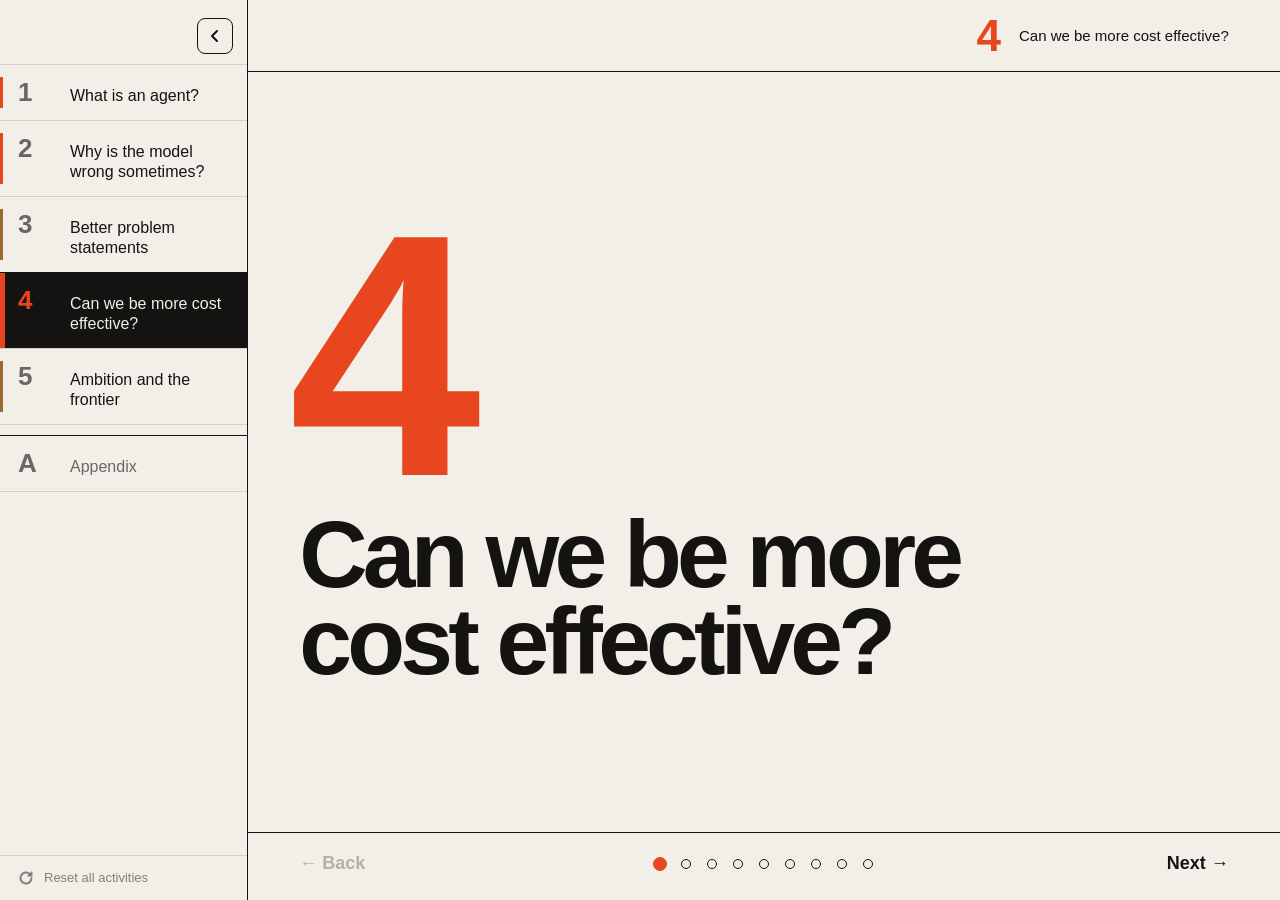
<file: session-4.html>
<!doctype html>
<html lang="en">
<head><script>(function(){var d=document.documentElement,n=null;d.classList.add("preload");try{n=localStorage.getItem("wb:nav")}catch(e){}if(n!==null?n==="1":innerWidth<900)d.classList.add("nav-c")})()</script>
<meta charset="utf-8">
<meta name="viewport" content="width=device-width,initial-scale=1">
<title>Session 4 · Can we be more cost effective? · Workbook</title>
<link rel="stylesheet" href="assets/workbook.css">
<style>
/* session 4 only: bars, flowchart, support desk, debrief table */
.s4-list{list-style:none;margin:0;padding:0;font-size:clamp(28px,3.4vw,52px);font-weight:600;line-height:1.14;letter-spacing:-.02em;max-width:26ch}
.s4-list li{padding:14px 0;border-top:1px solid var(--rule)}
.s4-list li:last-child{border-bottom:1px solid var(--rule)}
.s4-list .s4-k{font-weight:800}
.s4-small{list-style:none;margin:clamp(22px,4vh,40px) 0 0;padding:0;font-size:clamp(16px,1.5vw,20px);color:var(--mute);line-height:1.5}
.s4-small li{padding:2px 0}
.s4-cols{display:grid;grid-template-columns:repeat(3,minmax(0,1fr));gap:clamp(18px,3vw,44px)}
.s4-col{border-top:2px solid var(--ink);padding-top:16px}
.s4-col p{margin:0;font-size:clamp(26px,2.8vw,42px);font-weight:700;line-height:1.1;letter-spacing:-.025em}
.s4-print{margin:clamp(24px,5vh,56px) 0 0}
.s4-print a{font-size:15px;color:var(--mute);text-underline-offset:3px}
/* slide titles: short and plain, on slides whose purpose isn't obvious */
.s4-title{margin:0 0 clamp(12px,2vh,20px);font-size:clamp(22px,2.2vw,30px);font-weight:700;letter-spacing:-.015em;line-height:1.15}

/* slide 3 ways to pay less: three illustrated cards, one per step */
.s4-ways{display:grid;grid-template-columns:repeat(3,minmax(0,1fr));gap:clamp(18px,3vw,44px);max-width:1200px}
.s4-way{margin:0;font-weight:600;border-top:2px solid var(--ink);padding-top:14px;display:grid;gap:12px;align-content:start;transition:opacity .25s linear,transform .25s linear,color .25s}
.s4-art{display:block;width:auto;max-width:100%;height:clamp(120px,16vh,150px)}
.s4-art .ink{fill:none;stroke:var(--ink);stroke-width:2.5;stroke-linejoin:round}
.s4-art .fillc{fill:var(--card)}
.s4-art .mute{stroke:var(--mute);stroke-dasharray:none}
.s4-art .acc{fill:none;stroke:var(--signal);stroke-width:2.5;stroke-linecap:round}
.s4-art .acc-f{fill:var(--signal);stroke:none}
.s4-art .moon-cut{fill:var(--paper);stroke:none}
.s4-art .stamp{fill:none;stroke:var(--signal);stroke-width:2}
.s4-art .stamp-t{fill:var(--signal);font:700 13px var(--c-font);letter-spacing:.04em}
.s4-way figcaption{display:grid;gap:6px}
.s4-wl{font-size:clamp(20px,2vw,28px);line-height:1.15;letter-spacing:-.015em}
.s4-ws{font-size:clamp(16px,1.5vw,20px);line-height:1.35;font-weight:400}
.s4-wn{font-size:clamp(14px,1.3vw,17px);line-height:1.3;font-weight:400;color:var(--mute)}
/* earlier cards drop to context emphasis (regular weight, full ink), the newest stays current */
.s4-way.em-done{font-weight:var(--em-w-context)!important;color:var(--em-c-context)!important;opacity:var(--em-o-context)!important}
.s4-ways ~ .qline{font-size:clamp(26px,3vw,44px);margin-top:clamp(18px,4vh,40px)}
/* slide 3 closing explanation: one sentence of context, regular weight */
.s4-ways ~ .qline.step{font-weight:400!important;font-size:clamp(22px,2.2vw,30px);line-height:1.3}
@media (max-width:820px){.s4-ways{grid-template-columns:1fr}}
@media (prefers-reduced-motion:reduce){.s4-way{transition:none}}

/* slide 2 bars and takeaway, shown under the newest summary */
.s4-bars{display:grid;gap:10px;max-width:760px;margin-top:6px}
.s4-bl{display:block;font-size:clamp(15px,1.4vw,18px);line-height:1.25;color:var(--ink)}
.s4-track{display:block;height:14px;margin-top:4px;background:var(--rule)}
.s4-fill{display:block;height:100%;width:var(--w);background:var(--ink)}
.s4-fill.low{background:var(--signal)}
.s4-take{margin:12px 0 0;font-size:clamp(18px,1.8vw,24px);font-style:italic;font-weight:500;line-height:1.3}
.qs-job{margin:0;font-size:15px;color:var(--mute)}
.s4-close{margin:clamp(10px,2vh,24px) 0 0;font-size:clamp(24px,2.6vw,40px);font-weight:700;letter-spacing:-.025em;line-height:1.1;max-width:30ch}
.s4-close em{font-style:normal;color:var(--signal)}
.s4-close[hidden]{display:none}
/* slide 2 closing explanation: two sentences, regular weight; the em keeps its colour */
#s4-close.em-current{font-weight:400!important;font-size:clamp(22px,2.2vw,28px);line-height:1.3}
/* slide 4 setup line: an instruction, so regular weight */
.s4-setup > p.em-current{font-weight:400!important;font-size:clamp(20px,1.9vw,24px);line-height:1.35}
.fnote-line a{color:var(--mute)}

/* support desk: pickers */
.s4-desk{display:grid;gap:clamp(18px,3vh,30px);align-content:start}
.s4-pickers{display:grid;gap:12px;max-width:620px}
.s4-q{margin:0;font-size:clamp(22px,2.2vw,32px);font-weight:700;line-height:1.15}
.s4-q.em-context{font-weight:500}
.s4-seg{display:flex;max-width:460px}
.s4-opt{flex:1;padding:10px 14px;margin-left:-2px;background:var(--card);border:2px solid var(--ink);font-size:17px;font-weight:500}
.s4-opt:first-child{margin-left:0}
.s4-opt:hover:not([aria-pressed="true"]){background:#ebe7dd}
.s4-opt[aria-pressed="true"]{background:var(--ink);color:var(--paper)}
.s4-switch{justify-self:start;background:none;border:0;padding:4px 0;font-size:15px;color:var(--mute);text-decoration:underline;text-underline-offset:3px}
.s4-view{display:grid;gap:clamp(14px,2.4vh,24px)}
.s4-view[hidden],.s4-flow[hidden],.s4-brief[hidden],.s4-tickets[hidden],.s4-pickers[hidden]{display:none}

/* rules: the flowchart, as a subway map. Branches differ by colour here and by dash pattern in print. */
.s4-flow{--c-deny:#a2472f;--c-refund:#b38a2e;--c-replace:#2f7d4f;--c-cancel:#3f6b8c;--t-deny:#8c3a25;--t-refund:#7d5f1c;--t-replace:#256340;--t-cancel:#2f5672;display:grid;gap:clamp(6px,1.1vh,12px);max-width:1000px}
.sw-head{display:flex;align-items:baseline;justify-content:space-between;gap:24px;padding-bottom:8px;border-bottom:1px solid var(--rule)}
.sw-title{margin:0;font-size:clamp(24px,2.2vw,30px);font-weight:700;letter-spacing:-.02em;line-height:1.1}
.sw-sub{margin:0;font-size:clamp(16px,1.4vw,18px);color:var(--mute)}
.sw-note{margin:0;font-size:clamp(16px,1.4vw,18px);color:var(--mute)}
.sw{list-style:none;margin:0;padding:0;display:grid}
.sw-stop,.sw-end{display:grid;grid-template-columns:minmax(0,1.45fr) 44px minmax(0,1fr) 296px;align-items:stretch;min-height:clamp(52px,7.4vh,62px)}
.sw-qw{display:flex;flex-direction:column;justify-content:center;align-items:flex-end;text-align:right;padding-right:6px}
.sw-n{font-size:13px;font-weight:700;letter-spacing:.14em;text-transform:uppercase;color:var(--mute);line-height:1.2}
.sw-q{margin:0;white-space:nowrap;font-size:clamp(18px,1.6vw,21px);font-weight:600;line-height:1.2;color:var(--ink)}
.sw-rail{position:relative}
.sw-rail::before{content:"";position:absolute;left:50%;top:0;bottom:0;width:12px;margin-left:-6px;background:var(--ink)}
.sw-first .sw-rail::before{top:50%}
.sw-end .sw-rail::before{bottom:50%}
.sw-stn{position:absolute;left:50%;top:50%;width:22px;height:22px;margin:-11px 0 0 -11px;border:4px solid var(--ink);border-radius:50%;background:var(--paper);box-sizing:border-box}
.sw-no{position:absolute;left:calc(50% + 14px);top:calc(50% + 12px);font-size:14px;font-weight:700;letter-spacing:.12em;color:var(--mute)}
.sw-mid{position:relative;display:flex;align-items:center}
.sw-mid svg{display:block;width:100%;height:12px;overflow:visible}
.sw-mid line{stroke-width:10px;stroke-linecap:round}
.sw-yes{position:absolute;left:50%;bottom:50%;margin-bottom:8px;transform:translateX(-50%);font-size:14px;font-weight:700;letter-spacing:.12em;color:var(--mute)}
.b-deny line{stroke:var(--c-deny)}
.b-refund line{stroke:var(--c-refund)}
.b-replace line{stroke:var(--c-replace)}
.b-cancel line{stroke:var(--c-cancel)}
.sw-term{display:flex;align-items:center;gap:12px;padding-left:4px}
.sw-tdot{flex:none;width:24px;height:24px;border-radius:50%;background:var(--c)}
.t-deny .sw-tdot{background:var(--c-deny)} .t-refund .sw-tdot{background:var(--c-refund)} .t-replace .sw-tdot{background:var(--c-replace)} .t-cancel .sw-tdot{background:var(--c-cancel)}
.sw-tl{font-size:19px;font-weight:700;letter-spacing:.04em;text-transform:uppercase;white-space:nowrap}
.t-deny .sw-tl{color:var(--t-deny)} .t-refund .sw-tl{color:var(--t-refund)} .t-replace .sw-tl{color:var(--t-replace)} .t-cancel .sw-tl{color:var(--t-cancel)}
.sw-end .sw-rail{position:relative}
.sw-endstn{position:absolute;left:50%;top:50%;width:30px;height:30px;margin:-15px 0 0 -15px;border:6px solid var(--ink);border-radius:50%;background:var(--paper);box-sizing:border-box}
.sw-endstn::after{content:"";position:absolute;inset:4px;border-radius:50%;background:var(--ink)}
.sw-endtxt{grid-column:3 / span 2;margin:0;align-self:center;padding-left:4px;font-size:19px;font-weight:700;letter-spacing:.04em;text-transform:uppercase}

/* support desk: the form fields on each ticket */
.s4-form{display:flex;flex-wrap:wrap;gap:10px}
.s4-f{display:grid;gap:2px;min-width:170px;padding:6px 12px;border:1.5px solid var(--ink);background:var(--paper)}
.s4-fk{font-size:12px;font-weight:800;letter-spacing:.12em;text-transform:uppercase;color:var(--mute);line-height:1.2}
.s4-fv{font-size:17px;font-weight:600;line-height:1.25}
.s4-mk{margin:6px 0 -4px;font-size:12px;font-weight:800;letter-spacing:.12em;text-transform:uppercase;color:var(--mute)}

/* rules: the prompt, as a card with a comfortable measure */
.s4-brief{position:relative;max-width:none;width:min(1000px,100%);box-sizing:border-box;background:var(--card);border:2px solid var(--ink);padding:26px 32px 28px;display:grid;gap:14px}
.s4-brief .s4-brief-label{margin:0;font-size:14px;font-weight:800;letter-spacing:.12em;text-transform:uppercase;color:var(--signal);line-height:1.2}
.s4-brief p{margin:0;font-size:clamp(22px,1.9vw,26px);font-weight:500;line-height:1.5;letter-spacing:-.005em}

/* support desk setup: three plain sentences, first current */
.s4-setup{display:grid;gap:clamp(10px,1.8vh,16px);max-width:62ch}
.s4-setup p{margin:0;font-size:clamp(19px,1.7vw,24px);line-height:1.4}

/* debrief table: one mark per cell, the careful answer under each ticket */
.s4-table{width:100%;max-width:1000px;border-collapse:collapse;font-size:clamp(15px,1.3vw,17px);line-height:1.3}
.s4-table th{text-align:left;font-weight:700;padding:3px 10px;border-bottom:2px solid var(--ink)}
.s4-table td{padding:1px 10px;border-bottom:1px solid var(--rule);vertical-align:middle}
.s4-table th:not(:first-child),.s4-table td:not(:first-child){width:19%}
.s4-table td:first-child{font-weight:600}
.s4-table tfoot td{border-top:2px solid var(--ink);border-bottom:0;font-weight:600;padding-top:4px;white-space:nowrap;font-size:clamp(14px,1.2vw,16px)}
.s4-table tfoot .dm,.s4-table tfoot .dm svg{width:18px;height:18px}
.s4-table .s4-you{display:none}
.s4-table.played .s4-you{display:table-cell}
.dt-c{display:block;font-size:13px;font-weight:400;color:var(--mute);line-height:1.25}
.dm{display:inline-grid;place-items:center;width:24px;height:24px;vertical-align:middle;margin-right:4px}
.dm svg{width:24px;height:24px;overflow:visible;fill:none;stroke-width:2.6;stroke-linecap:round;stroke-linejoin:round}
.dm.ok svg{stroke:#2f7d4f}
.dm.no svg{stroke:var(--c-mute)}
.dm.costly svg{stroke:#c0392b}
.s4-legend{margin:12px 0 0;font-size:clamp(14px,1.2vw,16px);color:var(--mute);max-width:1000px}
.s4-legend .dm{width:18px;height:18px;margin-right:2px}
.s4-legend .dm svg{width:18px;height:18px}
.s4-dq{margin:clamp(8px,1.6vh,16px) 0 0;font-size:clamp(17px,1.45vw,21px);font-weight:500;line-height:1.3;max-width:none}
.s4-muted{margin:4px 0 0;font-size:clamp(14px,1.2vw,16px);color:var(--mute);line-height:1.4;max-width:1000px}
/* slide 7: a plain, exploratory list, one item per step */
.s4-plain{list-style:none;margin:0;padding:0;display:grid;gap:clamp(14px,2.6vh,26px);max-width:40ch}
.s4-plain li{font-size:clamp(22px,2.3vw,34px);font-weight:500;line-height:1.2;letter-spacing:-.01em}
.s4-tie{display:block;margin-top:4px;font-size:clamp(16px,1.5vw,20px);font-weight:400;color:var(--mute);line-height:1.3}
.s4-discuss{margin:clamp(22px,4vh,40px) 0 0;font-size:clamp(17px,1.6vw,22px);color:var(--mute);line-height:1.4;max-width:52ch}

@media (max-width:820px){
  .s4-cols{grid-template-columns:1fr}
  .fc li{grid-template-columns:minmax(0,1fr) 64px minmax(0,1fr)}
  .s4-table th:nth-child(3),.s4-table td:nth-child(3){display:none}
}
</style>
</head>
<body data-lang="tech" data-session="4">
<div class="app" id="app">

  <aside class="nav" aria-label="Sessions">
    <div class="nav-top">
      <button class="nav-toggle" id="navToggle" aria-expanded="true" aria-label="Collapse navigation" title="Collapse navigation ([)">[</button>
    </div>
    <ol class="sessions">
      <li><a class="sess" data-l="t" href="session-1.html"><span class="n">1</span><span class="label">What is an agent?</span></a></li>
      <li><a class="sess" data-l="t" href="session-2.html"><span class="n">2</span><span class="label">Why is the model wrong sometimes?</span></a></li>
      <li><a class="sess" data-l="m" href="session-3.html"><span class="n">3</span><span class="label">Better problem statements</span></a></li>
      <li><a class="sess" data-l="t" href="session-4.html" aria-current="page"><span class="n">4</span><span class="label">Can we be more cost effective?</span></a></li>
      <li><a class="sess" data-l="m" href="session-5.html"><span class="n">5</span><span class="label">Ambition and the frontier</span></a></li>
    </ol>
    <ol class="sessions appx">
      <li><a class="sess appx-link" href="appendix.html"><span class="n" aria-hidden="true">A</span><span class="label">Appendix</span></a></li>
    </ol>
  </aside>

  <main class="main">
    <header class="top">
      <div class="sn" aria-hidden="true">4</div>
      <div class="sname">Can we be more cost effective?</div>
      <nav class="pips" id="pips" aria-label="Slides"></nav>
    </header>

    <div class="stage" id="stage">

      <!-- 1 Title [UP] -->
      <section id="s4-title" class="slide tech" data-attn="up">
        <div class="t-title">
          <p class="big" aria-hidden="true">4</p>
          <h1>Can we be more cost effective?</h1>
        </div>
      </section>

      <!-- 2 Cost per finished task [LAPTOP] -->
      <section id="s4-cost-per-task" class="slide tech" data-attn="laptop">
        <h2 class="s4-title">Can a cheaper model do it?</h2>
        <p class="prompt em-context">Each card compares two ways to do the same job. Predict which costs less per finished task.</p>
        <div class="qs" data-qs="cost" data-qs-mode="predict" data-on-done="s4-close">
          <ol class="qs-done" aria-label="Answered"></ol>
          <div class="qs-item" data-answer="mid" data-short="Real coding tasks">
            <p class="qs-text">Real coding tasks</p>
            <div class="qs-choices">
              <button class="pick" data-pick="frontier" aria-pressed="false" type="button">A frontier model will cost less per task</button>
              <button class="pick" data-pick="mid" aria-pressed="false" type="button">A mid-tier model will cost less per task</button>
            </div>
            <div class="qs-reveal">
              <div class="s4-bars">
                <div><span class="s4-bl">A frontier model: 92.3% solved, $1.19 per solved task</span><span class="s4-track"><span class="s4-fill" style="--w:100%"></span></span></div>
                <div><span class="s4-bl">A mid-tier model: 92.8% solved, $0.22 per solved task</span><span class="s4-track"><span class="s4-fill low" style="--w:18.5%"></span></span></div>
              </div>
              <p class="s4-take"><em>Same quality, about a fifth of the cost.</em></p>
            </div>
          </div>
          <div class="qs-item" data-answer="newer" data-short="Upgraded model version">
            <p class="qs-text">Same model family, newer version</p>
            <div class="qs-choices">
              <button class="pick" data-pick="older" aria-pressed="false" type="button">The older version will cost less per task</button>
              <button class="pick" data-pick="newer" aria-pressed="false" type="button">The newer version will cost less per task</button>
            </div>
            <div class="qs-reveal">
              <div class="s4-bars">
                <div><span class="s4-bl">Older version: 100% of the cost per solved task (baseline)</span><span class="s4-track"><span class="s4-fill" style="--w:100%"></span></span></div>
                <div><span class="s4-bl">Newer version: 13% of that cost, and about 10 points more tasks solved</span><span class="s4-track"><span class="s4-fill low" style="--w:13%"></span></span></div>
              </div>
              <p class="s4-take"><em>The upgrade paid for itself: better and about 87% cheaper per solved task.</em></p>
            </div>
          </div>
          <div class="qs-item" data-answer="light" data-short="Hard science questions">
            <p class="qs-text">Hard science questions</p>
            <div class="qs-choices">
              <button class="pick" data-pick="light" aria-pressed="false" type="button">A lightweight model will cost less per task</button>
              <button class="pick" data-pick="mid" aria-pressed="false" type="button">A mid-tier model will cost less per task</button>
            </div>
            <div class="qs-reveal">
              <div class="s4-bars">
                <div><span class="s4-bl">A lightweight model: 85% correct, about a twentieth of the cost per correct answer</span><span class="s4-track"><span class="s4-fill low" style="--w:5%"></span></span></div>
                <div><span class="s4-bl">A mid-tier model: 91% correct, about 20 times the cost per correct answer</span><span class="s4-track"><span class="s4-fill" style="--w:100%"></span></span></div>
              </div>
              <p class="s4-take"><em>A small drop in quality for a very large saving. Is it worth it? That depends on the job.</em></p>
            </div>
          </div>
          <div class="qs-item" data-answer="cheap" data-short="Coding tasks, routing">
            <p class="qs-text">Coding tasks</p>
            <div class="qs-choices">
              <button class="pick" data-pick="strong" aria-pressed="false" type="button">Using the strong model on everything will cost less per task</button>
              <button class="pick" data-pick="cheap" aria-pressed="false" type="button">Trying cheap first, then strong on failures, will cost less per task</button>
            </div>
            <div class="qs-reveal">
              <div class="s4-bars">
                <div><span class="s4-bl">Strong model on everything: 95.3% solved, $0.29 per task</span><span class="s4-track"><span class="s4-fill" style="--w:100%"></span></span></div>
                <div><span class="s4-bl">Cheap first, strong on the failures: about 97% solved, about $0.17 per task</span><span class="s4-track"><span class="s4-fill low" style="--w:59%"></span></span></div>
              </div>
              <p class="s4-take"><em>Routing beats brute force.</em></p>
            </div>
          </div>
          <div class="qs-item" data-answer="low" data-short="Deep research effort">
            <p class="qs-text">Deep research, two effort settings</p>
            <div class="qs-choices">
              <button class="pick" data-pick="low" aria-pressed="false" type="button">Low effort will cost less per task</button>
              <button class="pick" data-pick="high" aria-pressed="false" type="button">High effort will cost less per task</button>
            </div>
            <div class="qs-reveal">
              <div class="s4-bars">
                <div><span class="s4-bl">Low effort: 66% rubric score at $4.48 per task</span><span class="s4-track"><span class="s4-fill low" style="--w:65%"></span></span></div>
                <div><span class="s4-bl">High effort: 65% rubric score at $6.89 per task</span><span class="s4-track"><span class="s4-fill" style="--w:100%"></span></span></div>
              </div>
              <p class="s4-take"><em>Trying harder didn’t help here. It just cost more.</em></p>
            </div>
          </div>
          <div class="qs-item" data-answer="line" data-short="Long memo or one line">
            <p class="qs-text">The same model, the same job</p>
            <div class="qs-choices">
              <button class="pick" data-pick="memo" aria-pressed="false" type="button">A detailed memo will cost less per task</button>
              <button class="pick" data-pick="line" aria-pressed="false" type="button">One structured line will cost less per task</button>
            </div>
            <div class="qs-reveal">
              <div class="s4-bars">
                <div><span class="s4-bl">A detailed memo: $1.40 per task</span><span class="s4-track"><span class="s4-fill" style="--w:100%"></span></span></div>
                <div><span class="s4-bl">One structured line: $0.49 per task, equally accurate</span><span class="s4-track"><span class="s4-fill low" style="--w:35%"></span></span></div>
              </div>
              <p class="s4-take"><em>The format you ask for drives the bill.</em></p>
            </div>
          </div>
          <p class="qs-count" aria-live="polite"></p>
        </div>
        <p class="s4-close em-current" id="s4-close" hidden>The cheapest model isn’t always the cheapest way to get the job done. <em>Test it on your tasks.</em></p>
        <p class="fnote-line"><a href="https://platform.claude.com/docs/en/about-claude/models/optimizing-for-cost-and-intelligence" target="_blank" rel="noopener">Source (retrieved Oct 2026)</a></p>
      </section>

      <!-- 3 Paying less per task [UP] -->
      <section id="s4-paying-less" class="slide tech" data-attn="up">
        <h2 class="s4-title">Engineering tactics for cost reduction</h2>
        <div class="s4-ways">
          <figure class="s4-way step">
            <svg class="s4-art" viewBox="0 0 160 150" aria-hidden="true">
              <rect class="ink fillc" x="12" y="6" width="120" height="32"/>
              <rect class="ink fillc mute" x="20" y="20" width="120" height="32"/>
              <rect class="stamp" x="94" y="26" width="60" height="18"/>
              <text class="stamp-t" x="124" y="39" text-anchor="middle">reused</text>
              <rect class="ink fillc" x="20" y="52" width="120" height="92"/>
              <line class="ink" x1="34" y1="76" x2="124" y2="76"/>
              <line class="ink" x1="34" y1="92" x2="112" y2="92"/>
              <line class="ink" x1="34" y1="108" x2="120" y2="108"/>
              <line class="ink" x1="34" y1="124" x2="98" y2="124"/>
              <circle class="acc-f" cx="34" cy="64" r="4"/>
            </svg>
            <figcaption>
              <span class="s4-wl">Reuse what doesn’t change (caching)</span>
              <span class="s4-ws">Long conversations resend everything each turn; caching makes the repeats cheap.</span>
              <span class="s4-wn">Each resend costs about a tenth as much.</span>
            </figcaption>
          </figure>
          <figure class="s4-way step">
            <svg class="s4-art" viewBox="0 0 160 150" aria-hidden="true">
              <rect class="ink fillc" x="6" y="50" width="58" height="60"/>
              <line class="ink" x1="18" y1="72" x2="52" y2="72"/>
              <line class="ink" x1="18" y1="86" x2="44" y2="86"/>
              <path class="acc" d="M64 80 C84 80 84 30 100 30" marker-end="url(#s4arr)"/>
              <path class="acc" d="M64 80 L100 80" marker-end="url(#s4arr)"/>
              <path class="acc" d="M64 80 C84 80 84 130 100 130" marker-end="url(#s4arr)"/>
              <rect class="ink fillc" x="104" y="19" width="40" height="22"/>
              <rect class="ink fillc" x="104" y="69" width="40" height="22"/>
              <rect class="ink fillc" x="104" y="119" width="40" height="22"/>
              <defs>
                <marker id="s4arr" viewBox="0 0 10 10" refX="8" refY="5" markerWidth="7" markerHeight="7" orient="auto">
                  <path d="M0 0 L10 5 L0 10 z" class="acc-f"/>
                </marker>
              </defs>
            </svg>
            <figcaption>
              <span class="s4-wl">Hand small steps to smaller models</span>
              <span class="s4-ws">A strong model plans; lighter models do the routine steps.</span>
            </figcaption>
          </figure>
          <figure class="s4-way step">
            <svg class="s4-art" viewBox="0 0 160 150" aria-hidden="true">
              <rect class="ink fillc" x="14" y="36" width="92" height="24"/>
              <rect class="ink fillc" x="14" y="66" width="92" height="24"/>
              <rect class="ink fillc" x="14" y="96" width="92" height="24"/>
              <rect class="ink" x="22" y="42" width="10" height="10"/>
              <rect class="ink" x="22" y="72" width="10" height="10"/>
              <rect class="ink" x="22" y="102" width="10" height="10"/>
              <line class="ink" x1="40" y1="47" x2="94" y2="47"/>
              <line class="ink" x1="40" y1="77" x2="88" y2="77"/>
              <line class="ink" x1="40" y1="107" x2="92" y2="107"/>
              <circle class="acc-f" cx="132" cy="48" r="24"/>
              <circle class="moon-cut" cx="142" cy="40" r="20"/>
              <circle class="acc-f" cx="146" cy="104" r="2.5"/>
              <circle class="acc-f" cx="118" cy="118" r="2.5"/>
            </svg>
            <figcaption>
              <span class="s4-wl">Run non-urgent work in bulk (batching)</span>
              <span class="s4-ws">If it can wait a few hours, it can usually cost less.</span>
              <span class="s4-wn">Batching takes 50% off every token, with results within 24 hours.</span>
            </figcaption>
          </figure>
        </div>
        <p class="qline step">Knowing where these fit takes someone who knows how data moves through your business.</p>
      </section>

      <!-- 4 Support desk: setup [UP] -->
      <section id="s4-desk-setup" class="slide tech" data-attn="up">
        <h2 class="s4-title">The support desk</h2>
        <div class="s4-setup">
          <p class="em-current">For the next few minutes, you’re running Brew Diligence’s customer support desk.</p>
          <p class="em-context">Half the room will follow a flowchart exactly. The other half will follow a prompt and use their judgment.</p>
          <p class="em-context">Work in small groups. Designate one person to have your flowchart or prompt ready to go. Everyone else works through the customer messages and decides what to do.</p>
        </div>
        <p class="s4-print"><a href="print.html">Printable version</a></p>
      </section>

      <!-- 5 Support desk: play [LAPTOP] -->
      <section id="s4-desk-play" class="slide tech" data-attn="laptop">
        <div class="s4-desk" data-widget="support">
          <h2 class="s4-title">The support desk: play</h2>
          <div class="s4-pickers">
            <p class="s4-q em-current">Which team are you on?</p>
            <div class="s4-seg" role="group" aria-label="Team">
              <button class="s4-opt" type="button" data-team="flow" aria-pressed="false">Follow a flowchart</button>
              <button class="s4-opt" type="button" data-team="guide" aria-pressed="false">Follow a prompt</button>
            </div>
            <p class="s4-q em-context">Which role?</p>
            <div class="s4-seg" role="group" aria-label="Role">
              <button class="s4-opt" type="button" data-role="rules" aria-pressed="false">Rules</button>
              <button class="s4-opt" type="button" data-role="tickets" aria-pressed="false">Tickets</button>
            </div>
          </div>

          <div class="s4-view" hidden>
            <div class="s4-flow" hidden>
              <header class="sw-head">
                <h3 class="sw-title">The flowchart</h3>
                <p class="sw-sub">Follow it exactly, even when it feels wrong.</p>
              </header>
              <ol class="sw" aria-label="The flowchart, as a subway map">
<li class="sw-stop sw-first"><div class="sw-qw"><span class="sw-n">Stop 1</span><p class="sw-q">Order date more than 30 days ago?</p></div><div class="sw-rail"><span class="sw-stn"></span><span class="sw-no">No</span></div><div class="sw-mid"><span class="sw-yes">Yes</span><svg class="sw-b b-deny" viewBox="0 0 100 10" preserveAspectRatio="none" aria-hidden="true"><line x1="0" y1="5" x2="100" y2="5" vector-effect="non-scaling-stroke"/></svg></div><div class="sw-term t-deny"><span class="sw-tdot"></span><span class="sw-tl">Deny</span></div></li>
<li class="sw-stop"><div class="sw-qw"><span class="sw-n">Stop 2</span><p class="sw-q">Issue type is Damaged or Missing?</p></div><div class="sw-rail"><span class="sw-stn"></span><span class="sw-no">No</span></div><div class="sw-mid"><span class="sw-yes">Yes</span><svg class="sw-b b-refund" viewBox="0 0 100 10" preserveAspectRatio="none" aria-hidden="true"><line x1="0" y1="5" x2="100" y2="5" vector-effect="non-scaling-stroke"/></svg></div><div class="sw-term t-refund"><span class="sw-tdot"></span><span class="sw-tl">Refund</span></div></li>
<li class="sw-stop"><div class="sw-qw"><span class="sw-n">Stop 3</span><p class="sw-q">Issue type is Taste?</p></div><div class="sw-rail"><span class="sw-stn"></span><span class="sw-no">No</span></div><div class="sw-mid"><span class="sw-yes">Yes</span><svg class="sw-b b-replace" viewBox="0 0 100 10" preserveAspectRatio="none" aria-hidden="true"><line x1="0" y1="5" x2="100" y2="5" vector-effect="non-scaling-stroke"/></svg></div><div class="sw-term t-replace"><span class="sw-tdot"></span><span class="sw-tl">Replace</span></div></li>
<li class="sw-stop"><div class="sw-qw"><span class="sw-n">Stop 4</span><p class="sw-q">Issue type is Cancel subscription?</p></div><div class="sw-rail"><span class="sw-stn"></span><span class="sw-no">No</span></div><div class="sw-mid"><span class="sw-yes">Yes</span><svg class="sw-b b-cancel" viewBox="0 0 100 10" preserveAspectRatio="none" aria-hidden="true"><line x1="0" y1="5" x2="100" y2="5" vector-effect="non-scaling-stroke"/></svg></div><div class="sw-term t-cancel"><span class="sw-tdot"></span><span class="sw-tl">Cancel subscription</span></div></li>
<li class="sw-end"><div class="sw-qw"><span class="sw-n">None of the above</span></div><div class="sw-rail"><span class="sw-endstn"></span></div><p class="sw-endtxt">Send to a person</p></li>
              </ol>
              <p class="sw-note">The flowchart only sees the form fields.</p>
            </div>

            <div class="s4-brief" hidden>
              <p class="s4-brief-label">The prompt</p>
              <p>You answer customers for Brew Diligence, a coffee roaster.</p>
              <p>Keep good customers happy and be fair to the business.</p>
              <p>Refunds under $30 are fine if the story is believable.</p>
              <p>Send anything about safety, legal threats, or a long-time customer who is upset to a person.</p>
              <p>Don’t refund the same customer twice in 90 days.</p>
            </div>

            <div class="s4-tickets" hidden>
              <div class="qs" data-qs="tickets" data-qs-mode="record">
                <ol class="qs-done" aria-label="Answered"></ol>
                <div class="qs-item" data-short="Bag arrived split open">
                  <div class="s4-form" aria-label="Form fields"><div class="s4-f"><span class="s4-fk">Order date</span><span class="s4-fv">3 days ago</span></div><div class="s4-f"><span class="s4-fk">Issue type</span><span class="s4-fv">Damaged</span></div><div class="s4-f"><span class="s4-fk">Order value</span><span class="s4-fv">$18</span></div></div>
                  <p class="s4-mk">Message</p>
                  <p class="qs-text">“My bag arrived split open, beans everywhere.”</p>
                  <div class="qs-choices s4-five">
                    <button class="pick" data-pick="refund" aria-pressed="false" type="button">Refund</button>
                    <button class="pick" data-pick="replace" aria-pressed="false" type="button">Replace</button>
                    <button class="pick" data-pick="deny" aria-pressed="false" type="button">Deny</button>
                    <button class="pick" data-pick="cancel" aria-pressed="false" type="button">Cancel subscription</button>
                    <button class="pick" data-pick="person" aria-pressed="false" type="button">Send to a person</button>
                  </div>
                </div>
                <div class="qs-item" data-short="Cancel, moving abroad">
                  <div class="s4-form" aria-label="Form fields"><div class="s4-f"><span class="s4-fk">Order date</span><span class="s4-fv">10 days ago</span></div><div class="s4-f"><span class="s4-fk">Issue type</span><span class="s4-fv">Cancel subscription</span></div></div>
                  <p class="s4-mk">Message</p>
                  <p class="qs-text">“Please cancel my subscription, moving abroad.”</p>
                  <div class="qs-choices s4-five">
                    <button class="pick" data-pick="refund" aria-pressed="false" type="button">Refund</button>
                    <button class="pick" data-pick="replace" aria-pressed="false" type="button">Replace</button>
                    <button class="pick" data-pick="deny" aria-pressed="false" type="button">Deny</button>
                    <button class="pick" data-pick="cancel" aria-pressed="false" type="button">Cancel subscription</button>
                    <button class="pick" data-pick="person" aria-pressed="false" type="button">Send to a person</button>
                  </div>
                </div>
                <div class="qs-item" data-short="Tastes burnt">
                  <div class="s4-form" aria-label="Form fields"><div class="s4-f"><span class="s4-fk">Order date</span><span class="s4-fv">5 days ago</span></div><div class="s4-f"><span class="s4-fk">Issue type</span><span class="s4-fv">Taste</span></div></div>
                  <p class="s4-mk">Message</p>
                  <p class="qs-text">“Tastes burnt. Not what I expected from you.”</p>
                  <div class="qs-choices s4-five">
                    <button class="pick" data-pick="refund" aria-pressed="false" type="button">Refund</button>
                    <button class="pick" data-pick="replace" aria-pressed="false" type="button">Replace</button>
                    <button class="pick" data-pick="deny" aria-pressed="false" type="button">Deny</button>
                    <button class="pick" data-pick="cancel" aria-pressed="false" type="button">Cancel subscription</button>
                    <button class="pick" data-pick="person" aria-pressed="false" type="button">Send to a person</button>
                  </div>
                </div>
                <div class="qs-item" data-short="Ordered 34 days ago, stale">
                  <div class="s4-form" aria-label="Form fields"><div class="s4-f"><span class="s4-fk">Order date</span><span class="s4-fv">34 days ago</span></div><div class="s4-f"><span class="s4-fk">Issue type</span><span class="s4-fv">Taste</span></div></div>
                  <p class="s4-mk">Message</p>
                  <p class="qs-text">“Ordered 34 days ago, only just opened it, it’s stale. I’ve subscribed for three years.”</p>
                  <div class="qs-choices s4-five">
                    <button class="pick" data-pick="refund" aria-pressed="false" type="button">Refund</button>
                    <button class="pick" data-pick="replace" aria-pressed="false" type="button">Replace</button>
                    <button class="pick" data-pick="deny" aria-pressed="false" type="button">Deny</button>
                    <button class="pick" data-pick="cancel" aria-pressed="false" type="button">Cancel subscription</button>
                    <button class="pick" data-pick="person" aria-pressed="false" type="button">Send to a person</button>
                  </div>
                </div>
                <div class="qs-item" data-short="Damaged bag and cancel">
                  <div class="s4-form" aria-label="Form fields"><div class="s4-f"><span class="s4-fk">Order date</span><span class="s4-fv">6 days ago</span></div><div class="s4-f"><span class="s4-fk">Issue type</span><span class="s4-fv">Damaged</span></div><div class="s4-f"><span class="s4-fk">Order value</span><span class="s4-fv">$26</span></div></div>
                  <p class="s4-mk">Message</p>
                  <p class="qs-text">“Bag was damaged AND I want to cancel.”</p>
                  <div class="qs-choices s4-five">
                    <button class="pick" data-pick="refund" aria-pressed="false" type="button">Refund</button>
                    <button class="pick" data-pick="replace" aria-pressed="false" type="button">Replace</button>
                    <button class="pick" data-pick="deny" aria-pressed="false" type="button">Deny</button>
                    <button class="pick" data-pick="cancel" aria-pressed="false" type="button">Cancel subscription</button>
                    <button class="pick" data-pick="person" aria-pressed="false" type="button">Send to a person</button>
                  </div>
                </div>
                <div class="qs-item" data-short="Glass in the bag">
                  <div class="s4-form" aria-label="Form fields"><div class="s4-f"><span class="s4-fk">Order date</span><span class="s4-fv">4 days ago</span></div><div class="s4-f"><span class="s4-fk">Issue type</span><span class="s4-fv">Damaged</span></div></div>
                  <p class="s4-mk">Message</p>
                  <p class="qs-text">“Found a small piece of glass in the bag.”</p>
                  <div class="qs-choices s4-five">
                    <button class="pick" data-pick="refund" aria-pressed="false" type="button">Refund</button>
                    <button class="pick" data-pick="replace" aria-pressed="false" type="button">Replace</button>
                    <button class="pick" data-pick="deny" aria-pressed="false" type="button">Deny</button>
                    <button class="pick" data-pick="cancel" aria-pressed="false" type="button">Cancel subscription</button>
                    <button class="pick" data-pick="person" aria-pressed="false" type="button">Send to a person</button>
                  </div>
                </div>
                <div class="qs-item" data-short="Missing again, third time">
                  <div class="s4-form" aria-label="Form fields"><div class="s4-f"><span class="s4-fk">Order date</span><span class="s4-fv">8 days ago</span></div><div class="s4-f"><span class="s4-fk">Issue type</span><span class="s4-fv">Missing</span></div><div class="s4-f"><span class="s4-fk">Refund history</span><span class="s4-fv">refunded twice this quarter</span></div></div>
                  <p class="s4-mk">Message</p>
                  <p class="qs-text">“Missing again. Third time this quarter, refund please.”</p>
                  <div class="qs-choices s4-five">
                    <button class="pick" data-pick="refund" aria-pressed="false" type="button">Refund</button>
                    <button class="pick" data-pick="replace" aria-pressed="false" type="button">Replace</button>
                    <button class="pick" data-pick="deny" aria-pressed="false" type="button">Deny</button>
                    <button class="pick" data-pick="cancel" aria-pressed="false" type="button">Cancel subscription</button>
                    <button class="pick" data-pick="person" aria-pressed="false" type="button">Send to a person</button>
                  </div>
                </div>
                <div class="qs-item" data-short="Gift, friend hated it">
                  <div class="s4-form" aria-label="Form fields"><div class="s4-f"><span class="s4-fk">Order date</span><span class="s4-fv">12 days ago</span></div><div class="s4-f"><span class="s4-fk">Issue type</span><span class="s4-fv">Other</span></div><div class="s4-f"><span class="s4-fk">Order value</span><span class="s4-fv">$24</span></div></div>
                  <p class="s4-mk">Message</p>
                  <p class="qs-text">“Was a gift, my friend hated it. Can I get my money back?”</p>
                  <div class="qs-choices s4-five">
                    <button class="pick" data-pick="refund" aria-pressed="false" type="button">Refund</button>
                    <button class="pick" data-pick="replace" aria-pressed="false" type="button">Replace</button>
                    <button class="pick" data-pick="deny" aria-pressed="false" type="button">Deny</button>
                    <button class="pick" data-pick="cancel" aria-pressed="false" type="button">Cancel subscription</button>
                    <button class="pick" data-pick="person" aria-pressed="false" type="button">Send to a person</button>
                  </div>
                </div>
                <div class="qs-item" data-short="Lawyer threat">
                  <div class="s4-form" aria-label="Form fields"><div class="s4-f"><span class="s4-fk">Order date</span><span class="s4-fv">9 days ago</span></div><div class="s4-f"><span class="s4-fk">Issue type</span><span class="s4-fv">Other</span></div></div>
                  <p class="s4-mk">Message</p>
                  <p class="qs-text">“If this isn’t fixed I’m contacting my lawyer.”</p>
                  <div class="qs-choices s4-five">
                    <button class="pick" data-pick="refund" aria-pressed="false" type="button">Refund</button>
                    <button class="pick" data-pick="replace" aria-pressed="false" type="button">Replace</button>
                    <button class="pick" data-pick="deny" aria-pressed="false" type="button">Deny</button>
                    <button class="pick" data-pick="cancel" aria-pressed="false" type="button">Cancel subscription</button>
                    <button class="pick" data-pick="person" aria-pressed="false" type="button">Send to a person</button>
                  </div>
                </div>
                <div class="qs-item" data-short="Decaf request">
                  <div class="s4-form" aria-label="Form fields"><div class="s4-f"><span class="s4-fk">Order date</span><span class="s4-fv">2 days ago</span></div><div class="s4-f"><span class="s4-fk">Issue type</span><span class="s4-fv">Other</span></div></div>
                  <p class="s4-mk">Message</p>
                  <p class="qs-text">“Love the beans! Can you do a decaf version?”</p>
                  <div class="qs-choices s4-five">
                    <button class="pick" data-pick="refund" aria-pressed="false" type="button">Refund</button>
                    <button class="pick" data-pick="replace" aria-pressed="false" type="button">Replace</button>
                    <button class="pick" data-pick="deny" aria-pressed="false" type="button">Deny</button>
                    <button class="pick" data-pick="cancel" aria-pressed="false" type="button">Cancel subscription</button>
                    <button class="pick" data-pick="person" aria-pressed="false" type="button">Send to a person</button>
                  </div>
                </div>
                <p class="qs-count" aria-live="polite"></p>
              </div>
            </div>

            <button class="s4-switch" type="button">Switch team or role</button>
          </div>
        </div>
      </section>

      <!-- 6 Debrief [UP] -->
      <section id="s4-debrief" class="slide tech" data-attn="up" data-widget="debrief" data-reset-keys="">
        <h2 class="s4-title">Debrief: the ten tickets</h2>
        <table class="s4-table">
          <thead>
            <tr><th>Ticket</th><th>Flowchart</th><th>Prompt</th><th class="s4-you">You chose</th></tr>
          </thead>
          <tbody>
            <tr><td><span class="dt-n">1 · Bag arrived split open</span><span class="dt-c">A careful person: Refund</span></td><td><span class="dm ok" role="img" aria-label="Refund (Damaged)" title="Refund (Damaged)"><svg viewBox="0 0 24 24" aria-hidden="true"><path d="M5 12.6l4.3 4.3L19 7.2"/></svg></span></td><td><span class="dm ok" role="img" aria-label="Refund" title="Refund"><svg viewBox="0 0 24 24" aria-hidden="true"><path d="M5 12.6l4.3 4.3L19 7.2"/></svg></span></td><td class="s4-you"></td></tr>
            <tr><td><span class="dt-n">2 · Cancel, moving abroad</span><span class="dt-c">A careful person: Cancel</span></td><td><span class="dm ok" role="img" aria-label="Cancel (Cancel subscription)" title="Cancel (Cancel subscription)"><svg viewBox="0 0 24 24" aria-hidden="true"><path d="M5 12.6l4.3 4.3L19 7.2"/></svg></span></td><td><span class="dm ok" role="img" aria-label="Cancel" title="Cancel"><svg viewBox="0 0 24 24" aria-hidden="true"><path d="M5 12.6l4.3 4.3L19 7.2"/></svg></span></td><td class="s4-you"></td></tr>
            <tr><td><span class="dt-n">3 · Tastes burnt</span><span class="dt-c">A careful person: Replace</span></td><td><span class="dm ok" role="img" aria-label="Replace (Taste)" title="Replace (Taste)"><svg viewBox="0 0 24 24" aria-hidden="true"><path d="M5 12.6l4.3 4.3L19 7.2"/></svg></span></td><td><span class="dm ok" role="img" aria-label="Replace" title="Replace"><svg viewBox="0 0 24 24" aria-hidden="true"><path d="M5 12.6l4.3 4.3L19 7.2"/></svg></span></td><td class="s4-you"></td></tr>
            <tr><td><span class="dt-n">4 · Ordered 34 days ago</span><span class="dt-c">A careful person: Send to a person</span></td><td><span class="dm no" role="img" aria-label="Deny (34 days, over 30)" title="Deny (34 days, over 30)"><svg viewBox="0 0 24 24" aria-hidden="true"><path d="M6.5 6.5l11 11M17.5 6.5l-11 11"/></svg></span></td><td><span class="dm ok" role="img" aria-label="Send to a person, or refund" title="Send to a person, or refund"><svg viewBox="0 0 24 24" aria-hidden="true"><path d="M5 12.6l4.3 4.3L19 7.2"/></svg></span></td><td class="s4-you"></td></tr>
            <tr><td><span class="dt-n">5 · Damaged bag and cancel</span><span class="dt-c">A careful person: Refund and cancel</span></td><td><span class="dm no" role="img" aria-label="Refund (Damaged); cancel missed" title="Refund (Damaged); cancel missed"><svg viewBox="0 0 24 24" aria-hidden="true"><path d="M6.5 6.5l11 11M17.5 6.5l-11 11"/></svg></span></td><td><span class="dm no" role="img" aria-label="Refund; cancel missed" title="Refund; cancel missed"><svg viewBox="0 0 24 24" aria-hidden="true"><path d="M6.5 6.5l11 11M17.5 6.5l-11 11"/></svg></span></td><td class="s4-you"></td></tr>
            <tr><td><span class="dt-n">6 · Glass in the bag</span><span class="dt-c">A careful person: Send to a person</span></td><td><span class="dm costly" role="img" aria-label="Refund (Damaged)" title="Refund (Damaged)"><svg viewBox="0 0 24 24" aria-hidden="true"><path d="M6.5 6.5l11 11M17.5 6.5l-11 11"/></svg></span></td><td><span class="dm ok" role="img" aria-label="Send to a person" title="Send to a person"><svg viewBox="0 0 24 24" aria-hidden="true"><path d="M5 12.6l4.3 4.3L19 7.2"/></svg></span></td><td class="s4-you"></td></tr>
            <tr><td><span class="dt-n">7 · Missing again, third time</span><span class="dt-c">A careful person: Deny the repeat refund</span></td><td><span class="dm costly" role="img" aria-label="Refund (Missing)" title="Refund (Missing)"><svg viewBox="0 0 24 24" aria-hidden="true"><path d="M6.5 6.5l11 11M17.5 6.5l-11 11"/></svg></span></td><td><span class="dm ok" role="img" aria-label="Deny the repeat refund" title="Deny the repeat refund"><svg viewBox="0 0 24 24" aria-hidden="true"><path d="M5 12.6l4.3 4.3L19 7.2"/></svg></span></td><td class="s4-you"></td></tr>
            <tr><td><span class="dt-n">8 · Gift, friend hated it</span><span class="dt-c">A careful person: Refund</span></td><td><span class="dm no" role="img" aria-label="Send to a person (Other)" title="Send to a person (Other)"><svg viewBox="0 0 24 24" aria-hidden="true"><path d="M6.5 6.5l11 11M17.5 6.5l-11 11"/></svg></span></td><td><span class="dm ok" role="img" aria-label="Refund, if under $30" title="Refund, if under $30"><svg viewBox="0 0 24 24" aria-hidden="true"><path d="M5 12.6l4.3 4.3L19 7.2"/></svg></span></td><td class="s4-you"></td></tr>
            <tr><td><span class="dt-n">9 · Lawyer threat</span><span class="dt-c">A careful person: Send to a person</span></td><td><span class="dm ok" role="img" aria-label="Send to a person (Other)" title="Send to a person (Other)"><svg viewBox="0 0 24 24" aria-hidden="true"><path d="M5 12.6l4.3 4.3L19 7.2"/></svg></span></td><td><span class="dm ok" role="img" aria-label="Send to a person" title="Send to a person"><svg viewBox="0 0 24 24" aria-hidden="true"><path d="M5 12.6l4.3 4.3L19 7.2"/></svg></span></td><td class="s4-you"></td></tr>
            <tr><td><span class="dt-n">10 · Decaf request</span><span class="dt-c">A careful person: Answer; no action</span></td><td><span class="dm no" role="img" aria-label="Send to a person (Other)" title="Send to a person (Other)"><svg viewBox="0 0 24 24" aria-hidden="true"><path d="M6.5 6.5l11 11M17.5 6.5l-11 11"/></svg></span></td><td><span class="dm no" role="img" aria-label="No action fits (gap)" title="No action fits (gap)"><svg viewBox="0 0 24 24" aria-hidden="true"><path d="M6.5 6.5l11 11M17.5 6.5l-11 11"/></svg></span></td><td class="s4-you"></td></tr>
          </tbody>
          <tfoot>
            <tr><td>Totals</td><td><span class="dm ok"><svg viewBox="0 0 24 24" aria-hidden="true"><path d="M5 12.6l4.3 4.3L19 7.2"/></svg></span> 4 &middot; <span class="dm no"><svg viewBox="0 0 24 24" aria-hidden="true"><path d="M6.5 6.5l11 11M17.5 6.5l-11 11"/></svg></span> 4 &middot; <span class="dm costly"><svg viewBox="0 0 24 24" aria-hidden="true"><path d="M6.5 6.5l11 11M17.5 6.5l-11 11"/></svg></span> 2 costly</td><td><span class="dm ok"><svg viewBox="0 0 24 24" aria-hidden="true"><path d="M5 12.6l4.3 4.3L19 7.2"/></svg></span> 8 &middot; <span class="dm no"><svg viewBox="0 0 24 24" aria-hidden="true"><path d="M6.5 6.5l11 11M17.5 6.5l-11 11"/></svg></span> 2 &middot; <span class="dm costly"><svg viewBox="0 0 24 24" aria-hidden="true"><path d="M6.5 6.5l11 11M17.5 6.5l-11 11"/></svg></span> 0 costly</td><td class="s4-you"></td></tr>
          </tfoot>
        </table>
        <p class="s4-legend"><span class="dm ok"><svg viewBox="0 0 24 24" aria-hidden="true"><path d="M5 12.6l4.3 4.3L19 7.2"/></svg></span> matches a careful person &middot; <span class="dm no"><svg viewBox="0 0 24 24" aria-hidden="true"><path d="M6.5 6.5l11 11M17.5 6.5l-11 11"/></svg></span> wrong, recoverable &middot; <span class="dm costly"><svg viewBox="0 0 24 24" aria-hidden="true"><path d="M6.5 6.5l11 11M17.5 6.5l-11 11"/></svg></span> costly enough to question the process</p>
        <p class="s4-dq">Which failures came from missing information, missing rules, or a need for judgment?</p>
        <p class="s4-muted">We changed the information and the policy as well as the approach, so these scores describe this exercise, not models in general.</p>
      </section>

      <!-- 7 Three ways to automate [UP] -->
      <section id="s4-automate-ways" class="slide tech" data-attn="up">
        <h2 class="s4-title">Some ways to mix rules and models</h2>
        <ul class="s4-plain">
          <li class="step">Fixed rules decide.<span class="s4-tie">Like the flowchart team.</span></li>
          <li class="step">A model decides.<span class="s4-tie">Like the prompt team.</span></li>
          <li class="step">A model sorts, and people take the hard ones.<span class="s4-tie">Like “send to a person” done well.</span></li>
        </ul>
        <p class="s4-discuss step">For your own problem: how good does the judgment need to be, and what mistakes would you accept in exchange for speed?</p>
      </section>

      <!-- 8 More than one lab [UP] -->
      <section id="s4-more-than-one-lab" class="slide tech" data-attn="up">
        <p class="qline">Use models from more than one lab: <em>to compare them, and so they check each other’s work.</em></p>
      </section>

      <!-- 9 Takeaways [UP] -->
      <section id="s4-takeaways" class="slide tech" data-attn="up">
        <div class="take-wrap">
          <h2 class="take-title">Key takeaways</h2>
          <p class="take-ask">Check off the ones that feel clear to you.</p>
          <ul class="take">
            <li><label><input type="checkbox"><span class="tt">A cheaper model per word isn’t always cheaper per task.</span></label></li>
            <li><label><input type="checkbox"><span class="tt">Flowchart, model, or model-plus-people: the right mix depends on your business.</span></label></li>
            <li><label><input type="checkbox"><span class="tt">Be wary of one-size-fits-all answers. Understanding your problem comes before buying software.</span></label></li>
          </ul>
        </div>
      </section>

    </div>

    <footer class="foot">
      <button class="btn" id="prev" type="button">← Back</button>
      <p class="attn" id="attn" data-mode="up">Eyes up front</p>
      <button class="btn" id="next" type="button">Next →</button>
    </footer>
  </main>
</div>
<script src="assets/workbook.js"></script>
<script>
document.addEventListener('DOMContentLoaded', function () {
  /* "You chose" as icons, compared with the careful answer. Runs after workbook.js refreshes the cells. */
  var sec = document.querySelector('[data-widget="debrief"]');
  if (!sec) return;
  var WORD = { refund: 'Refund', replace: 'Replace', deny: 'Deny', cancel: 'Cancel subscription', person: 'Send to a person' };
  var ACCEPT = [['refund'], ['cancel'], ['replace'], ['person'], [], ['person'], ['deny'], ['refund'], ['person'], []];
  var CHECK = '<svg viewBox="0 0 24 24" aria-hidden="true"><path d="M5 12.6l4.3 4.3L19 7.2"/></svg>', CROSS = '<svg viewBox="0 0 24 24" aria-hidden="true"><path d="M6.5 6.5l11 11M17.5 6.5l-11 11"/></svg>';
  function paint() {
    var saved = null;
    try { saved = JSON.parse(localStorage.getItem('wb:s4:q:tickets')); } catch (e) {}
    var picks = saved && Array.isArray(saved.picks) ? saved.picks : [];
    var cells = sec.querySelectorAll('td.s4-you');
    for (var i = 0; i < cells.length; i++) {
      var p = picks[i], td = cells[i];
      if (!p || !WORD[p]) { td.textContent = ''; continue; }
      var ok = ACCEPT[i].indexOf(p) > -1;
      var label = 'You chose: ' + WORD[p] + (ok ? ' (matches)' : ' (differs)');
      td.innerHTML = '<span class="dm ' + (ok ? 'ok' : 'no') + '" role="img" aria-label="' + label + '" title="' + label + '">' + (ok ? CHECK : CROSS) + '</span>';
    }
  }
  paint();
  if (window.MutationObserver) new MutationObserver(paint).observe(sec, { attributes: true, attributeFilter: ['class'] });
});
</script>
</body>
</html>
</file>
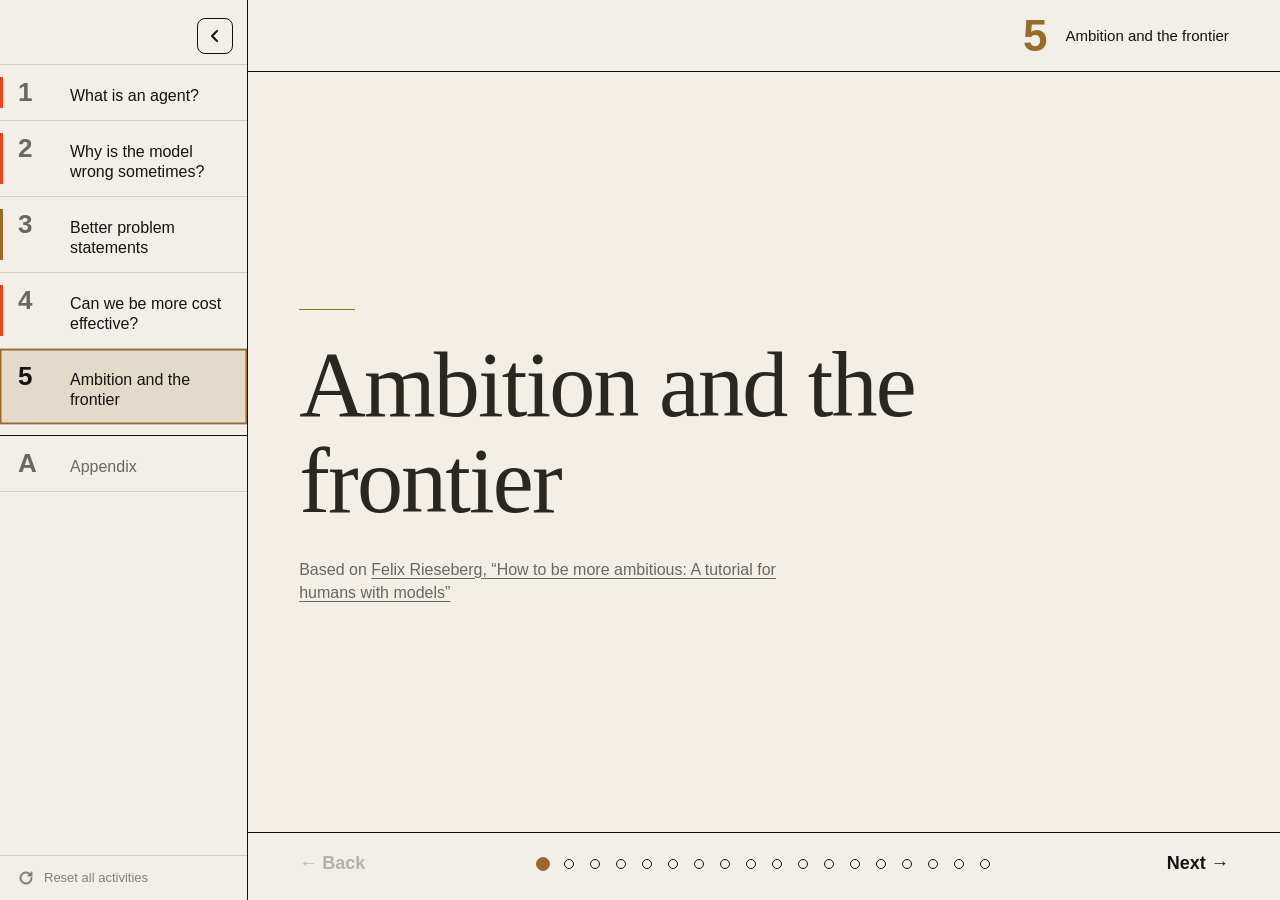
<file: session-5.html>
<!doctype html>
<html lang="en">
<head><script>(function(){var d=document.documentElement,n=null;d.classList.add("preload");try{n=localStorage.getItem("wb:nav")}catch(e){}if(n!==null?n==="1":innerWidth<900)d.classList.add("nav-c")})()</script>
<meta charset="utf-8">
<meta name="viewport" content="width=device-width,initial-scale=1">
<title>Session 5 · Ambition and the frontier · Workbook</title>
<link rel="stylesheet" href="assets/workbook.css">
<style>
/* Session 5 only. Chrome, the shared .qs, .take and emphasis classes come from assets/workbook.css. */

.mind .s5-h{margin:0 0 clamp(12px,2.2vh,22px);font-family:var(--display);font-weight:400;font-size:clamp(26px,2.8vw,40px);line-height:1.15;letter-spacing:-.01em}
.s5-inst{margin:0;font-family:var(--display);font-size:clamp(20px,2vw,28px);line-height:1.3;max-width:44ch}
.s5-wrap{display:grid;gap:clamp(14px,2.4vh,24px);justify-items:stretch;width:100%}
.s5-close{margin:clamp(10px,2vh,20px) 0 0;font-family:var(--display);font-size:clamp(26px,3vw,40px);line-height:1.2;max-width:24ch}
.s5-big{margin:0;font-family:var(--display);font-size:clamp(30px,3.4vw,48px);line-height:1.22;letter-spacing:-.01em;max-width:26ch}
.s5-quiet{margin:0;font-size:15px;color:var(--c-mute)}

/* a participant's own words, quoted so they read as theirs */
.s5-yours{margin:0;padding:14px 20px 16px;background:var(--card,#fffdf8);border:1px solid var(--rule);border-left:4px solid var(--lane);border-radius:6px;max-width:760px}
.s5-yours-l{margin:0 0 6px;font-size:13px;letter-spacing:.04em;text-transform:uppercase;color:var(--c-mute)}
.s5-yours blockquote{margin:0;font-family:var(--display);font-size:clamp(20px,2vw,27px);line-height:1.3;quotes:"\201C" "\201D"}
.s5-yours blockquote::before{content:open-quote}
.s5-yours blockquote::after{content:close-quote}

/* slide 3: four kinds of ambition */
.s5-four{list-style:none;margin:0;padding:0;display:grid;grid-template-columns:repeat(2,minmax(0,1fr));gap:clamp(14px,2vw,22px);width:100%}
.s5-four li{display:grid;grid-template-columns:110px minmax(0,1fr);gap:6px 18px;align-items:center;padding:clamp(16px,2.4vh,24px) clamp(16px,2vw,24px);background:var(--card);border:1px solid rgba(42,38,32,.16);border-radius:10px;box-shadow:0 1px 0 rgba(255,255,255,.9) inset,0 12px 22px -16px rgba(60,40,20,.55)}
.s5-four h3{margin:0 0 6px;font-family:var(--display);font-weight:400;font-size:clamp(22px,2.2vw,30px);line-height:1.15}
.s5-four p{margin:0;font-family:var(--display);font-size:clamp(18px,1.7vw,23px);line-height:1.3}
.s5-ill{display:block;width:100%;max-width:110px;height:auto;color:var(--ink);overflow:visible}
.s5-ill .ink{fill:none;stroke:currentColor;stroke-width:2.5;stroke-linecap:round;stroke-linejoin:round}
.s5-ill .ac{fill:none;stroke:var(--lane);stroke-width:3;stroke-linecap:round;stroke-linejoin:round}
.s5-ill .faint{opacity:.3}
.s5-cite{margin:0;max-width:60ch;font-size:16px;line-height:1.45;color:var(--c-mute)}
.s5-cite a{color:inherit;text-underline-offset:3px}
.s5-credit{margin:0;font-size:15px;color:var(--c-mute)}
.s5-credit a{color:inherit;text-underline-offset:3px}

/* shared .qs pills for this (mindset) language */
.mind .qs-choices .pick{flex:1 1 170px;padding:10px 16px;background:var(--card);border:1.5px solid var(--frame);border-radius:999px;font:600 16px var(--ui);color:var(--ink);cursor:pointer}
.mind .qs-choices .pick:hover:not(:disabled){background:var(--soft)}
.mind .qs-choices .pick[aria-pressed="true"]{background:var(--ink);color:var(--paper);border-color:var(--ink)}
.mind .qs-choices .pick:disabled{cursor:default}
.mind .qs-choices .pick:disabled:not([aria-pressed="true"]){opacity:.45}
.mind .qs-text{font-family:var(--display);font-weight:700}

/* slide 4: altitude ordering */
.s5-order{display:grid;grid-template-columns:minmax(0,1fr) minmax(0,1fr);gap:clamp(18px,3vw,36px);align-items:start;width:100%}
.s5-sub{margin:0 0 12px;font-family:var(--ui);font-size:13px;font-weight:700;letter-spacing:.06em;text-transform:uppercase;color:var(--c-mute)}
.s5-order.done{grid-template-columns:minmax(0,1fr)}
.s5-order.done>div:last-child{display:none}
.s5-pool{list-style:none;margin:0;padding:0;display:grid;gap:12px}
.s5-card{width:100%;text-align:left;padding:14px 18px;background:var(--card);border:1.5px solid var(--frame);border-radius:10px;font-family:var(--display);font-size:clamp(18px,1.7vw,22px);line-height:1.3;color:var(--ink);cursor:pointer;transition:background .2s,border-color .2s}
.s5-card:hover{background:var(--soft);border-color:var(--lane)}
.s5-card:focus-visible{outline:3px solid var(--lane);outline-offset:2px}
.s5-slots{list-style:none;margin:0;padding:0;display:grid;gap:10px}
.s5-slot{display:grid;grid-template-columns:40px minmax(0,1fr) auto;align-items:center;gap:12px;min-height:66px;padding:10px 16px;border:1.5px dashed var(--rule);border-radius:10px;font-family:var(--display);font-size:clamp(18px,1.7vw,22px);line-height:1.25}
.s5-slot.filled{border:1.5px solid var(--ink);background:var(--card)}
/* the next empty slot: lane border, a slow soft pulse, and a bolder label. Hovering a request previews its short name here. */
.s5-slot.next{border:1.5px solid var(--lane);background:var(--card);animation:s5-next 1.6s ease-in-out infinite}
.s5-slot.next .s5-num,.s5-slot.next .s5-slot-n{font-weight:700}
.s5-slot.ghost .s5-slot-t::before{content:attr(data-ghost);color:var(--c-mute);opacity:.5}
@keyframes s5-next{0%,100%{box-shadow:0 0 0 0 transparent}50%{box-shadow:0 0 0 6px color-mix(in srgb,var(--lane) 18%,transparent)}}
.s5-num{font-family:var(--display);font-size:clamp(26px,2.6vw,36px);line-height:1;color:var(--lane)}
.s5-slot-n{font-family:var(--ui);font-size:12px;letter-spacing:.04em;text-transform:uppercase;color:var(--c-mute);white-space:nowrap}
.s5-result{list-style:none;margin:0;padding:0;border-top:1px solid var(--rule);max-width:none}
.s5-result .qs-sum{font-size:clamp(16px,1.4vw,19px);padding:12px 0}
.s5-again{justify-self:start;margin:0;padding:4px 0;background:none;border:0;font-size:15px;color:var(--c-mute);text-decoration:underline;text-underline-offset:3px}
.s5-again:hover{color:var(--signal)}

/* slide 6: roles */
.s5-roles{list-style:none;margin:0;padding:0;font-family:var(--display);font-size:clamp(22px,2.3vw,32px);line-height:1.2}
.s5-roles li{padding:7px 0;border-top:1px solid var(--rule)}

/* slide 7: worked example. Rewrites are step cards; the newest is em-current, earlier ones read as context. */
.s5-rw{list-style:none;margin:0;padding:0;display:grid;grid-template-columns:repeat(2,minmax(0,1fr));gap:10px;width:100%}
.s5-rw li{padding:clamp(9px,1.5vh,14px) clamp(14px,1.8vw,20px);background:var(--card);border:1px solid rgba(42,38,32,.16);border-left:4px solid var(--lane);border-radius:8px}
#s5-s7 .s5-yours blockquote{font-size:clamp(20px,1.9vw,25px)}
#s5-s7 .s5-yours{padding:10px 18px 12px}
#s5-s7 .s5-h{margin-bottom:clamp(8px,1.4vh,14px)}
@media (max-height:940px) and (min-width:821px){#s5-s7.s5-wrap,#s5-s7 .s5-wrap{gap:12px}}
/* slide 12 (make your problem more ambitious): one problem fans out to four rewrites */
#s5-s7 .s5-wrap{width:min(1080px,100%)}
#s5-s7 .s5-prob{max-width:none}
#s5-s7 .s5-fan{width:100%}
#s5-s7 .s5-fan-h{margin:0 0 6px;text-align:center;font-family:var(--ui);font-size:14px;font-weight:700;letter-spacing:.08em;font-variant-caps:all-small-caps;color:var(--c-mute)}
#s5-s7 .s5-trunk{width:2px;height:10px;margin:0 auto;background:var(--c-mute);opacity:.6}
#s5-s7 .s5-bar{display:grid;grid-template-columns:repeat(4,minmax(0,1fr));height:14px}
#s5-s7 .s5-bar span{position:relative}
#s5-s7 .s5-bar span::before{content:"";position:absolute;top:0;left:0;right:0;height:2px;background:var(--c-mute);opacity:.6}
#s5-s7 .s5-bar span:first-child::before{left:50%}
#s5-s7 .s5-bar span:last-child::before{right:50%}
#s5-s7 .s5-bar span::after{content:"";position:absolute;top:0;left:50%;width:2px;height:14px;margin-left:-1px;background:var(--c-mute);opacity:.6}
#s5-s7 .s5-rw{grid-template-columns:repeat(4,minmax(0,1fr));gap:0}
#s5-s7 .s5-rw li{margin:0 6px;padding:10px 14px 12px;border-radius:8px}
#s5-s7 .s5-rw-h{display:flex;align-items:center;gap:10px;margin-bottom:8px}
#s5-s7 .s5-axis{margin:0}
#s5-s7 .s5-ill.s5-ill-sm{width:40px;max-width:40px;flex:none}
#s5-s7 .s5-ill-sm .ink{stroke-width:6}
#s5-s7 .s5-ill-sm .ac{stroke-width:7}
#s5-s7 .s5-rw-t{font-size:clamp(17px,1.4vw,20px);line-height:1.28}
#s5-s7 .s5-try-d{margin:0}
#s5-s7 .s5-try-d > summary{cursor:pointer;list-style:none;display:inline-block}
#s5-s7 .s5-try-d > summary::-webkit-details-marker{display:none}
#s5-s7 .s5-try-d > summary::before{content:"+ ";}
#s5-s7 .s5-try-d[open] > summary::before{content:"\2212  "}
#s5-s7 .s5-try-d .s5-ta{margin-top:6px}
.s5-rw li.step.on.em-done{opacity:1}
.s5-rw li.em-done{font-weight:var(--em-w-context)!important;color:var(--em-c-context)!important}
.s5-axis{display:block;margin:0 0 6px;font-family:var(--ui);font-size:14px;font-weight:700;letter-spacing:.08em;font-variant-caps:all-small-caps;color:var(--mute)}
.s5-rw-t{margin:0;font-family:var(--display);font-size:clamp(18px,1.6vw,22px);line-height:1.28}
.s5-try{display:grid;gap:6px;width:100%}
.s5-try-l{font-family:var(--ui);font-size:14px;font-weight:700;letter-spacing:.06em;text-transform:uppercase;color:var(--c-mute)}
.s5-prev{margin:0;font-size:15px;line-height:1.4;color:var(--c-mute)}
.s5-prev-l{font-variant-caps:all-small-caps;letter-spacing:.06em}
.s5-ta{width:100%;min-height:74px;font-family:var(--display);font-size:clamp(20px,2vw,26px);line-height:1.3;color:var(--ink);background:var(--card);border:1px solid var(--frame);border-radius:6px;padding:14px 16px;resize:vertical}
.s5-ta:focus{outline:2px solid var(--signal);outline-offset:2px}

/* slide 10: the abundance question. Chips of repetitive work fade and drift away on the step, then the question appears. */
.s5-abund-field{position:relative;width:100%;min-height:min(56vh,460px)}
.s5-chip{position:absolute;left:var(--x);top:var(--y);padding:6px 14px;border:1px solid var(--rule);border-radius:999px;background:rgba(20,19,17,.05);font-family:var(--ui);font-size:15px;line-height:1.2;color:var(--c-mute);white-space:nowrap;transform:rotate(var(--r));opacity:.95;transition:opacity .9s ease,transform 1.4s ease;transition-delay:var(--d,0s)}
.s5-abund:has(.s5-q.on) .s5-chip{opacity:0;transform:translate(var(--dx),var(--dy)) rotate(var(--r))}
.s5-q{position:absolute;inset:0;margin:auto;height:max-content;display:grid;place-content:center;text-align:center;font-family:var(--display);font-size:clamp(36px,4.4vw,62px);line-height:1.18;letter-spacing:-.015em;max-width:22ch;justify-self:center;transition-delay:.9s}
.s5-q.step:not(.on){transition-delay:0s}

/* slide 12: embedded "Your Tuesday" sim (self-contained page in sims/, ?embed=1 hides its own header).
   The slide is a fixed-height column, so the frame takes whatever height the stage leaves. */
.s5-tue{height:100%;grid-template-rows:minmax(0,1fr);align-content:stretch;padding-top:clamp(12px,2.2vh,22px);padding-bottom:clamp(10px,1.6vh,16px)}
.slide.mind>.s5-tue-wrap{width:min(1080px,100%)}
.s5-tue-wrap{display:grid;grid-template-rows:auto auto minmax(0,1fr);gap:clamp(8px,1.6vh,14px);height:100%;min-height:0}
.s5-tue-wrap .s5-h{margin:0}
.s5-tue-inst{margin:0;font-family:var(--display);font-size:clamp(18px,1.7vw,22px);line-height:1.3;color:var(--ink)}
.s5-sim{display:block;width:100%;height:100%;min-height:0;border:1px solid var(--rule);border-radius:8px;background:#f4efe6}

/* slide 12: takeaways sized to leave room for your work below them */
.s5-take .tt{font-size:clamp(20px,2vw,28px)}
.s5-line{font-size:clamp(22px,2.2vw,30px)}
.s5-take label{padding:12px 0}
.s5-take label{gap:14px}
.s5-mine{margin-top:clamp(20px,3.5vh,36px);display:grid;gap:12px}
.s5-mine-h{margin:0;font-family:var(--display);font-weight:400;font-size:clamp(22px,2.2vw,30px);line-height:1.15}
.s5-dl{margin:0;display:grid;gap:0}
.s5-dl>div{display:grid;grid-template-columns:minmax(0,200px) minmax(0,1fr);gap:18px;padding:12px 0;border-top:1px solid var(--rule)}
.s5-dl dt{margin:0;padding-top:5px;font-size:13px;letter-spacing:.04em;text-transform:uppercase;color:var(--c-mute)}
.s5-dl dd{margin:0;font-family:var(--display);font-size:clamp(18px,1.7vw,22px);line-height:1.35}
.s5-dl dd.none{font-style:italic;color:var(--c-mute)}
.s5-actions{display:flex;align-items:center;gap:12px;flex-wrap:wrap}
.s5-btn{padding:10px 18px;background:var(--card);border:1px solid var(--frame);border-radius:999px;font:600 16px var(--ui);color:var(--ink);cursor:pointer}
.s5-btn:hover{background:var(--ink);color:var(--paper);border-color:var(--ink)}
.s5-btn:focus-visible{outline:3px solid var(--lane);outline-offset:2px}
.s5-msg{min-height:1.2em;font-size:15px;color:var(--mute)}

/* short viewports (about 1280x800): tighten the altitude and takeaway slides so their last line stays in view */
@media (max-height:860px) and (min-width:821px){
  .s5-wrap{gap:12px}
  .s5-inst{font-size:clamp(18px,1.7vw,22px)}
  .s5-slot{min-height:56px}
  .s5-card{padding:10px 14px}
  .s5-close{margin-top:10px}
  .s5-take label{padding:8px 0}
}
@media (prefers-reduced-motion:reduce){
  .s5-chip{transform:none!important;transition:none!important}
  .s5-slot.next{animation:none}
}
/* Depth closing line: multi-clause sentence, so regular weight at a readable size */
#s5-depth-close{font-weight:400;font-size:clamp(20px,2vw,26px);line-height:1.35;max-width:36ch}
/* Speed slide and the landing slides before Altitude, Depth and Range: calm, generous, nothing interactive */
.s5-speed{display:grid;grid-template-columns:minmax(0,1fr) minmax(0,240px);gap:clamp(24px,4vw,64px);align-items:center;width:100%}
.s5-speed .s5-big{max-width:30ch}
.s5-speed .s5-quiet{margin-top:clamp(12px,2vh,20px);font-size:17px}
.s5-land{justify-items:center;text-align:center;align-content:center}
.mind .s5-name{margin:0;font-family:var(--display);font-weight:400;font-size:clamp(56px,6.4vw,96px);line-height:1.02;letter-spacing:-.02em}
.s5-def{margin:0;font-family:var(--display);font-size:clamp(24px,2.4vw,34px);line-height:1.25;max-width:26ch}
.s5-ill-lg{max-width:200px;margin:clamp(12px,3vh,36px) auto 0}
.s5-ill-lg .ink{stroke-width:1.5}
.s5-ill-lg .ac{stroke-width:2}
.s5-ill-lg.speed{margin:0 auto}

@media (max-width:820px){
  .s5-speed{grid-template-columns:1fr}
  .s5-rw{grid-template-columns:1fr}
  .s5-chip:nth-child(n+13){display:none}
  .s5-order{grid-template-columns:1fr}
  .s5-four{grid-template-columns:1fr}
  .s5-dl>div{grid-template-columns:1fr;gap:4px}
}

/* range: role vs methods comparison */
.s5-roles{display:grid;grid-template-columns:1fr 1fr;gap:14px;margin:14px 0 10px;max-width:900px}
.s5-role{background:var(--card,#fffdf8);border:1px solid var(--rule);border-radius:8px;padding:20px 24px}
.s5-role.on{border-color:var(--lane,#a8651e);box-shadow:inset 4px 0 0 var(--lane,#a8651e)}
.s5-role-k{margin:0 0 6px;font:600 12px/1.2 "Helvetica Neue",Helvetica,Arial,sans-serif;letter-spacing:.08em;text-transform:uppercase;color:var(--c-mute,#6b665e)}
.s5-role-p{margin:0 0 10px;font-family:var(--display,Georgia,serif);font-size:clamp(21px,2.1vw,30px);line-height:1.25}
.s5-role-r{margin:0;font-size:18px;color:var(--c-mute,#6b665e)}
.s5-role.on .s5-role-r{color:var(--ink);font-weight:600}
@media (max-width:900px){.s5-roles{grid-template-columns:1fr}}
/* slide 2: front-of-room discussion question. Generous space, nothing interactive. */
.s5-disc{align-content:center;justify-items:start;text-align:left;min-height:100%}
.s5-spark{display:block;width:clamp(40px,3.4vw,52px);height:auto;margin:0 0 clamp(12px,2.4vh,26px);overflow:visible}
.s5-spark .ac{fill:none;stroke:var(--lane);stroke-width:2.5;stroke-linecap:round;stroke-linejoin:round}
.s5-disc-q{margin:0;font-family:var(--display);font-weight:400;font-size:clamp(32px,3.8vw,54px);line-height:1.18;letter-spacing:-.015em;max-width:24ch}
.s5-disc-g{margin:clamp(16px,2.8vh,28px) 0 0;font-family:var(--ui);font-weight:400;font-size:clamp(17px,1.5vw,20px);line-height:1.45;color:var(--c-mute);max-width:52ch}
/* slide 16 (Dantzig): impact build. Beats are shared .step elements; the chalk art mirrors them via a small script */
#s5-dz .s5-dz-wrap{width:min(1080px,100%);display:grid;grid-template-columns:minmax(0,1.05fr) minmax(0,1fr);gap:clamp(24px,4vw,64px);align-items:center}
#s5-dz .s5-board{display:block;width:100%;height:auto}
#s5-dz .s5-board-fig{margin:0}
#s5-dz .chalk path,#s5-dz .check path{fill:none;stroke:#f4f1e8;stroke-width:3.2;stroke-linecap:round;stroke-linejoin:round;stroke-dasharray:1;stroke-dashoffset:1;transition:stroke-dashoffset .7s ease}
#s5-dz .chalk.is-on path,#s5-dz .check.is-on path{stroke-dashoffset:0}
#s5-dz .chalk:not(.is-on),#s5-dz .check:not(.is-on){opacity:0}
#s5-dz .stamp{opacity:0;transform-box:fill-box;transform-origin:center;transform:scale(1.7);transition:transform .18s cubic-bezier(.2,.9,.3,1.25),opacity .12s linear}
#s5-dz .stamp.is-on{opacity:1;transform:scale(1)}
#s5-dz .s5-story{display:grid;gap:.45em}
#s5-dz .s5-story .s5-beat{margin:0;font-family:var(--display);font-size:clamp(22px,2.2vw,30px);line-height:1.3;font-weight:400}
#s5-dz .s5-beat.em-current{font-weight:400!important}
#s5-dz .s5-story .s5-punch{margin-top:.5em;font-size:clamp(32px,3.4vw,46px);line-height:1.15;letter-spacing:-.01em;transition-delay:0s}
#s5-dz .s5-story .s5-punch.on{transition-delay:.3s}
@media (prefers-reduced-motion:reduce){
  #s5-dz .chalk path,#s5-dz .check path,#s5-dz .stamp,#s5-dz .s5-beat{transition:none!important}
}
</style>
</head>
<body data-lang="mind" data-session="5">
<div class="app" id="app">

  <aside class="nav" aria-label="Sessions">
    <div class="nav-top">
      <button class="nav-toggle" id="navToggle" aria-expanded="true" aria-label="Collapse navigation" title="Collapse navigation ([)">[</button>
    </div>
    <ol class="sessions">
      <li><a class="sess" data-l="t" href="session-1.html"><span class="n">1</span><span class="label">What is an agent?</span></a></li>
      <li><a class="sess" data-l="t" href="session-2.html"><span class="n">2</span><span class="label">Why is the model wrong sometimes?</span></a></li>
      <li><a class="sess" data-l="m" href="session-3.html"><span class="n">3</span><span class="label">Better problem statements</span></a></li>
      <li><a class="sess" data-l="t" href="session-4.html"><span class="n">4</span><span class="label">Can we be more cost effective?</span></a></li>
      <li><a class="sess" data-l="m" href="session-5.html" aria-current="page"><span class="n">5</span><span class="label">Ambition and the frontier</span></a></li>
    </ol>
    <ol class="sessions appx">
      <li><a class="sess appx-link" href="appendix.html"><span class="n" aria-hidden="true">A</span><span class="label">Appendix</span></a></li>
    </ol>
  </aside>

  <main class="main">
    <header class="top">
      <div class="sn" aria-hidden="true">5</div>
      <div class="sname">Ambition and the frontier</div>
      <nav class="pips" id="pips" aria-label="Slides"></nav>
    </header>

    <div class="stage" id="stage">

      <!-- 1 Title [UP] -->
      <section id="s5-title" class="slide mind" data-attn="up">
        <div class="m-title">
          <span class="rule" aria-hidden="true"></span>
          <h1>Ambition and the frontier</h1>
          <p class="s5-cite">Based on <a href="https://felixrieseberg.com/how-to-be-more-ambitious-a-tutorial-for-humans-with-models/" target="_blank" rel="noopener">Felix Rieseberg, “How to be more ambitious: A tutorial for humans with models”</a></p>
        </div>
      </section>

      <!-- 2 To discuss [UP] -->
      <section id="s5-discuss" class="slide mind" data-attn="up">
        <div class="s5-wrap s5-disc">
          <svg class="s5-spark" viewBox="0 0 64 56" aria-hidden="true" focusable="false">
            <path class="ac" d="M6 48C18 44 28 36 36 24S50 12 58 6"/>
            <path class="ac" d="M46 6h12v12"/>
          </svg>
          <h2 class="s5-h">To discuss:</h2>
          <p class="s5-disc-q">What’s the most ambitious <em>successful</em> use of AI you’ve seen?</p>
          <p class="s5-disc-g">This could be in your own work, or out in the world.</p>
        </div>
      </section>

      <!-- 3 Where the frontier is [UP] -->
      <section id="s5-frontier" class="slide mind" data-attn="up">
        <div class="s5-wrap">
          <h2 class="s5-h">Rieseberg, on ambition:</h2>
          <ul class="m-take">
            <li class="step">Spend some of your time on tasks the model can’t do yet.</li>
            <li class="step">The next model probably can, and you’ll be ready.</li>
          </ul>
        </div>
      </section>

      <!-- 4 Four kinds of ambition [UP] -->
      <section id="s5-ambition-kinds" class="slide mind" data-attn="up">
        <div class="s5-wrap">
          <h2 class="s5-h">Four ways to be more ambitious</h2>
          <ul class="s5-four">
            <li class="step">
              <svg class="s5-ill" viewBox="0 0 120 96" aria-hidden="true" focusable="false">
                <path class="ink" d="M46 12h20M56 12v10"/>
                <circle class="ink" cx="66" cy="54" r="30"/>
                <path class="ac" d="M66 54l13-13"/>
                <path class="ink faint" d="M6 40h22M2 54h26M10 68h18"/>
              </svg>
              <div><h3>Speed</h3><p>Do it much faster than you thought reasonable.</p></div>
            </li>
            <li class="step">
              <svg class="s5-ill" viewBox="0 0 120 96" aria-hidden="true" focusable="false">
                <path class="ink" d="M8 84h24V64h24V44h24V24h24"/>
                <path class="ac" d="M98 30l6-8 6 8"/>
              </svg>
              <div><h3>Altitude</h3><p>Ask for the outcome, not the task.</p></div>
            </li>
            <li class="step">
              <svg class="s5-ill" viewBox="0 0 120 96" aria-hidden="true" focusable="false">
                <path class="ac" d="M60 8v38"/>
                <path class="ac" d="M52 38l8 9 8-9"/>
                <path class="ink" d="M14 62h92"/>
                <path class="ink faint" d="M26 76h68"/>
                <path class="ink faint" d="M40 90h40"/>
              </svg>
              <div><h3>Depth</h3><p>Push until an expert could learn something from the result.</p></div>
            </li>
            <li class="step">
              <svg class="s5-ill" viewBox="0 0 120 96" aria-hidden="true" focusable="false">
                <circle class="ink" cx="46" cy="38" r="22"/>
                <circle class="ink" cx="74" cy="38" r="22"/>
                <circle class="ac" cx="60" cy="62" r="22"/>
              </svg>
              <div><h3>Range</h3><p>Bring in more fields than you’d normally pay for.</p></div>
            </li>
          </ul>
          <p class="s5-credit">Adapted from <a href="https://felixrieseberg.com/how-to-be-more-ambitious-a-tutorial-for-humans-with-models/" target="_blank" rel="noopener">Felix Rieseberg, “How to be more ambitious”</a></p>
        </div>
      </section>

      <!-- 5 Speed [UP] -->
      <section id="s5-speed" class="slide mind" data-attn="up">
        <div class="s5-wrap">
          <h2 class="s5-h">Speed</h2>
          <div class="s5-speed">
            <div>
              <p class="s5-big">Speed is the bread and butter of AI right now: do what you’ve been doing, but several times faster, with fewer human bottlenecks.</p>
              <p class="s5-quiet">We won’t belabor this.</p>
            </div>
            <svg class="s5-ill s5-ill-lg speed" viewBox="0 0 120 96" aria-hidden="true" focusable="false">
              <path class="ink" d="M46 12h20M56 12v10"/>
              <circle class="ink" cx="66" cy="54" r="30"/>
              <path class="ac" d="M66 54l13-13"/>
              <path class="ink faint" d="M6 40h22M2 54h26M10 68h18"/>
            </svg>
          </div>
        </div>
      </section>

      <!-- 6 Altitude landing [UP] -->
      <section id="s5-altitude-landing" class="slide mind" data-attn="up">
        <div class="s5-wrap s5-land">
          <h2 class="s5-name">Altitude</h2>
          <p class="s5-def">Ask for the outcome, not the task.</p>
          <svg class="s5-ill s5-ill-lg" viewBox="0 0 120 96" aria-hidden="true" focusable="false">
            <path class="ink" d="M8 84h24V64h24V44h24V24h24"/>
            <path class="ac" d="M98 30l6-8 6 8"/>
          </svg>
        </div>
      </section>

      <!-- 7 Altitude [LAPTOP] -->
      <section class="slide mind" data-attn="laptop" id="s5-alt">
        <div class="s5-wrap">
          <h2 class="s5-h">Altitude</h2>
          <p class="s5-inst em-context">Brew Diligence’s quarterly review is coming up. Put these three requests in order, from lowest to highest altitude. Click the lowest one first.</p>
          <div class="s5-order" id="s5-order">
            <div>
              <h3 class="s5-sub">Your order, lowest first</h3>
              <ol class="s5-slots" aria-label="Your order">
                <li class="s5-slot"><span class="s5-num">1</span><span class="s5-slot-t"></span><span class="s5-slot-n">Lowest altitude</span></li>
                <li class="s5-slot"><span class="s5-num">2</span><span class="s5-slot-t"></span><span class="s5-slot-n"></span></li>
                <li class="s5-slot"><span class="s5-num">3</span><span class="s5-slot-t"></span><span class="s5-slot-n">Highest altitude</span></li>
              </ol>
            </div>
            <div>
              <h3 class="s5-sub">Requests</h3>
              <ul class="s5-pool" id="s5-pool">
                <li><button class="s5-card" type="button" data-k="low">“Here’s our sales data. What changed this quarter, and why?”</button></li>
                <li><button class="s5-card" type="button" data-k="mid">“What are the three most urgent decisions, with the case for and against each?”</button></li>
                <li><button class="s5-card" type="button" data-k="high">“Design a better way than a quarterly review to catch problems early, test it against our last two years, and run it alongside the current process for a quarter.”</button></li>
              </ul>
            </div>
          </div>
          <ol class="s5-result" id="s5-result" aria-live="polite" hidden></ol>
          <button class="s5-again" id="s5-again" type="button" hidden>Start over</button>
          <p class="s5-close" id="s5-alt-close" hidden>The higher you go, the less often you need to step in.</p>
        </div>
      </section>

      <!-- 8 Depth landing [UP] -->
      <section id="s5-depth-landing" class="slide mind" data-attn="up">
        <div class="s5-wrap s5-land">
          <h2 class="s5-name">Depth</h2>
          <p class="s5-def">Push until an expert could learn something from the result.</p>
          <svg class="s5-ill s5-ill-lg" viewBox="0 0 120 96" aria-hidden="true" focusable="false">
            <path class="ac" d="M60 8v38"/>
            <path class="ac" d="M52 38l8 9 8-9"/>
            <path class="ink" d="M14 62h92"/>
            <path class="ink faint" d="M26 76h68"/>
            <path class="ink faint" d="M40 90h40"/>
          </svg>
        </div>
      </section>

      <!-- 9 Depth [LAPTOP] -->
      <section id="s5-depth" class="slide mind" data-attn="laptop">
        <div class="s5-wrap">
          <h2 class="s5-h">Depth</h2>
          <p class="s5-inst em-context">You’ve asked, “Why are loyalty members visiting less?” Which of these would a top analyst add to the request? Pick all that apply.</p>
          <div class="qs" data-qs="depth" data-on-done="s5-depth-close">
            <ol class="qs-done" aria-label="Answered"></ol>
            <div class="qs-item" data-answer="add" data-short="Raw transaction data">
              <p class="qs-text">Start from the raw transaction data, not a summary.</p>
              <div class="qs-choices">
                <button class="pick" data-pick="add" aria-pressed="false" type="button">Add it</button>
                <button class="pick" data-pick="skip" aria-pressed="false" type="button">Skip it</button>
              </div>
              <p class="qs-reveal">A summary has already decided what matters.</p>
            </div>
            <div class="qs-item" data-answer="add" data-short="Seasonal dip">
              <p class="qs-text">Test whether it’s really a seasonal dip before explaining it.</p>
              <div class="qs-choices">
                <button class="pick" data-pick="add" aria-pressed="false" type="button">Add it</button>
                <button class="pick" data-pick="skip" aria-pressed="false" type="button">Skip it</button>
              </div>
              <p class="qs-reveal">Check the pattern before you explain it.</p>
            </div>
            <div class="qs-item" data-answer="add" data-short="Last year’s data">
              <p class="qs-text">Check the answer against last year’s data you haven’t seen.</p>
              <div class="qs-choices">
                <button class="pick" data-pick="add" aria-pressed="false" type="button">Add it</button>
                <button class="pick" data-pick="skip" aria-pressed="false" type="button">Skip it</button>
              </div>
              <p class="qs-reveal">An outside judge catches what the model would miss.</p>
            </div>
            <div class="qs-item" data-answer="skip" data-short="Sound confident">
              <p class="qs-text">Make it sound confident.</p>
              <div class="qs-choices">
                <button class="pick" data-pick="add" aria-pressed="false" type="button">Add it</button>
                <button class="pick" data-pick="skip" aria-pressed="false" type="button">Skip it</button>
              </div>
              <p class="qs-reveal">That changes the tone, not the thinking.</p>
            </div>
            <div class="qs-item" data-answer="skip" data-short="Three bullet points">
              <p class="qs-text">Keep it to three bullet points.</p>
              <div class="qs-choices">
                <button class="pick" data-pick="add" aria-pressed="false" type="button">Add it</button>
                <button class="pick" data-pick="skip" aria-pressed="false" type="button">Skip it</button>
              </div>
              <p class="qs-reveal">That’s a format choice. It doesn’t add depth.</p>
            </div>
            <div class="qs-item" data-answer="add" data-short="Earliest lapse signal">
              <p class="qs-text">Find the earliest signal that a member is about to lapse.</p>
              <div class="qs-choices">
                <button class="pick" data-pick="add" aria-pressed="false" type="button">Add it</button>
                <button class="pick" data-pick="skip" aria-pressed="false" type="button">Skip it</button>
              </div>
              <p class="qs-reveal">Looking earlier in the data is depth.</p>
            </div>
            <p class="qs-count" aria-live="polite"></p>
          </div>
          <p class="s5-close" id="s5-depth-close" hidden>A deeper request asks for the raw material, tests the assumption, and checks the answer against something outside the model.</p>
        </div>
      </section>

      <!-- 10 Range landing [UP] -->
      <section id="s5-range-landing" class="slide mind" data-attn="up">
        <div class="s5-wrap s5-land">
          <h2 class="s5-name">Range</h2>
          <p class="s5-def">Bring in more fields than you’d normally pay for.</p>
          <svg class="s5-ill s5-ill-lg" viewBox="0 0 120 96" aria-hidden="true" focusable="false">
            <circle class="ink" cx="46" cy="38" r="22"/>
            <circle class="ink" cx="74" cy="38" r="22"/>
            <circle class="ac" cx="60" cy="62" r="22"/>
          </svg>
        </div>
      </section>

      <!-- 11 Range [UP] -->
      <section id="s5-range" class="slide mind" data-attn="up">
        <div class="s5-wrap">
          <h2 class="s5-h">Range</h2>
          <p class="s5-inst">Brew Diligence is planning a new seasonal drink. Who would you put on the team?</p>
          <ol class="s5-roles">
            <li class="step">A supply-chain analyst</li>
            <li class="step">A food scientist</li>
            <li class="step">A skeptical regular customer</li>
            <li class="step">A short seller looking for the flaw</li>
            <li class="step">A barista trainer</li>
            <li class="step">A sound designer for the in-store experience</li>
            <li class="step">A forensic accountant</li>
          </ol>
        </div>
      </section>

      <!-- Range: role vs methods [UP] -->
      <section id="s5-range-roles" class="slide mind" data-attn="up">
        <div class="s5-wrap">
          <h2 class="s5-h">More than role-play</h2>
          <div class="s5-roles">
            <div class="s5-role"><p class="s5-role-k">Naming a role</p><p class="s5-role-p">“You are the world’s best food scientist.”</p><p class="s5-role-r">Sounds like a food scientist.</p></div>
            <div class="s5-role on"><p class="s5-role-k">Naming the methods</p><p class="s5-role-p">“Use the methods the world’s best food scientist would use: blind taste panels, shelf-life tests, cost per cup.”</p><p class="s5-role-r">Works like one.</p></div>
          </div>
          <p class="s5-close s5-line step">Naming a role mostly changes the tone. Naming the methods changes what the model actually does.</p>
        </div>
      </section>

      <!-- 12 Make your problem more ambitious [LAPTOP] -->
      <section class="slide mind" data-attn="laptop" id="s5-s7" data-steps-start>
        <div class="s5-wrap">
          <h2 class="s5-h">Make your problem more ambitious</h2>
          <figure class="s5-yours s5-prob">
            <figcaption class="s5-yours-l">The problem</figcaption>
            <blockquote>Our recruiters spend an average of 10 hours a day on candidate messages.</blockquote>
          </figure>
          <div class="s5-fan">
            <p class="s5-fan-h">Four ways to raise the ambition</p>
            <div class="s5-trunk" aria-hidden="true"></div>
            <div class="s5-bar" aria-hidden="true"><span></span><span></span><span></span><span></span></div>
            <ol class="s5-rw" aria-label="Four rewrites">
            <li class="step"><span class="s5-rw-h"><svg class="s5-ill s5-ill-sm" viewBox="0 0 120 96" aria-hidden="true" focusable="false">
                <path class="ink" d="M46 12h20M56 12v10"/>
                <circle class="ink" cx="66" cy="54" r="30"/>
                <path class="ac" d="M66 54l13-13"/>
                <path class="ink faint" d="M6 40h22M2 54h26M10 68h18"/>
              </svg><span class="s5-axis">Speed</span></span><p class="s5-rw-t">Reply to every candidate within an hour, without adding recruiters.</p></li>
            <li class="step"><span class="s5-rw-h"><svg class="s5-ill s5-ill-sm" viewBox="0 0 120 96" aria-hidden="true" focusable="false">
                <path class="ink" d="M8 84h24V64h24V44h24V24h24"/>
                <path class="ac" d="M98 30l6-8 6 8"/>
              </svg><span class="s5-axis">Altitude</span></span><p class="s5-rw-t">Make candidates feel looked after from first message to first day.</p></li>
            <li class="step"><span class="s5-rw-h"><svg class="s5-ill s5-ill-sm" viewBox="0 0 120 96" aria-hidden="true" focusable="false">
                <path class="ac" d="M60 8v38"/>
                <path class="ac" d="M52 38l8 9 8-9"/>
                <path class="ink" d="M14 62h92"/>
                <path class="ink faint" d="M26 76h68"/>
                <path class="ink faint" d="M40 90h40"/>
              </svg><span class="s5-axis">Depth</span></span><p class="s5-rw-t">Find which messages actually change whether a candidate accepts, and spend recruiter time only there.</p></li>
            <li class="step"><span class="s5-rw-h"><svg class="s5-ill s5-ill-sm" viewBox="0 0 120 96" aria-hidden="true" focusable="false">
                <circle class="ink" cx="46" cy="38" r="22"/>
                <circle class="ink" cx="74" cy="38" r="22"/>
                <circle class="ac" cx="60" cy="62" r="22"/>
              </svg><span class="s5-axis">Range</span></span><p class="s5-rw-t">What would a hotel concierge, a sales-development rep, and a support lead each change about how we talk to candidates?</p></li>
            </ol>
          </div>
          <div class="s5-try">
            <p class="s5-prev" id="s5-prev" hidden><span class="s5-prev-l">From session 3</span> <span id="s5-prev-t"></span></p>
            <details class="s5-try-d">
              <summary class="s5-try-l">Try it on yours (optional)</summary>
              <textarea class="s5-ta" id="s5-amb" rows="3" aria-label="Try it on yours"></textarea>
            </details>
          </div>
        </div>
      </section>

      <!-- 13 Human attention is the next bottleneck [LAPTOP] -->
      <section id="s5-attention" class="slide mind s5-tue" data-attn="laptop">
        <div class="s5-wrap s5-tue-wrap">
          <h2 class="s5-h">Human attention is the next bottleneck</h2>
          <p class="s5-tue-inst">Add agents and watch your free time.</p>
          <iframe class="s5-sim" src="sims/tuesday.html?embed=1" title="Your Tuesday simulation" loading="lazy"></iframe>
        </div>
      </section>

      <!-- 14 The slowest step [UP] -->
      <section id="s5-slowest-step" class="slide mind" data-attn="up">
        <div class="s5-wrap">
          <ul class="m-take">
            <li class="step">When the work gets faster, the slowest step decides the pace.</li>
            <li class="step">More and more, that step is a person’s attention.</li>
            <li class="step">Deciding what to delegate, and which risks to accept, is emerging as a critical facet of the future of work.</li>
          </ul>
        </div>
      </section>

      <!-- 15 What would your people do? [UP] -->
      <section id="s5-people-time" class="slide mind s5-abund" data-attn="up" data-steps-start>
        <div class="s5-wrap">
          <h2 class="s5-h">Where should your people spend their time?</h2>
          <div class="s5-abund-field">
            <!-- decorative: small grey chips of repetitive work; they fade and drift away on the step -->
            <span class="s5-chip" aria-hidden="true" style="--x:1%;--y:2%;--r:-2deg;--dx:-70px;--dy:-60px;--d:0s">copy</span>
            <span class="s5-chip" aria-hidden="true" style="--x:19%;--y:6%;--r:1.5deg;--dx:-30px;--dy:-110px;--d:.05s">chase</span>
            <span class="s5-chip" aria-hidden="true" style="--x:37%;--y:1%;--r:-1deg;--dx:20px;--dy:-120px;--d:.1s">reformat</span>
            <span class="s5-chip" aria-hidden="true" style="--x:55%;--y:5%;--r:2deg;--dx:50px;--dy:-100px;--d:.03s">re-key</span>
            <span class="s5-chip" aria-hidden="true" style="--x:73%;--y:2%;--r:-1.5deg;--dx:90px;--dy:-70px;--d:.08s">reconcile</span>
            <span class="s5-chip" aria-hidden="true" style="--x:88%;--y:7%;--r:1deg;--dx:110px;--dy:-40px;--d:.12s">remind</span>
            <span class="s5-chip" aria-hidden="true" style="--x:4%;--y:34%;--r:1deg;--dx:-120px;--dy:-10px;--d:.06s">paste</span>
            <span class="s5-chip" aria-hidden="true" style="--x:22%;--y:38%;--r:-2deg;--dx:-60px;--dy:40px;--d:.14s">check again</span>
            <span class="s5-chip" aria-hidden="true" style="--x:40%;--y:33%;--r:1.5deg;--dx:-10px;--dy:-80px;--d:.02s">rename</span>
            <span class="s5-chip" aria-hidden="true" style="--x:58%;--y:39%;--r:-1deg;--dx:30px;--dy:70px;--d:.09s">forward</span>
            <span class="s5-chip" aria-hidden="true" style="--x:76%;--y:34%;--r:2.5deg;--dx:100px;--dy:20px;--d:.16s">resend</span>
            <span class="s5-chip" aria-hidden="true" style="--x:92%;--y:40%;--r:-1.5deg;--dx:130px;--dy:-30px;--d:.04s">log</span>
            <span class="s5-chip" aria-hidden="true" style="--x:2%;--y:66%;--r:-1deg;--dx:-110px;--dy:60px;--d:.11s">sort</span>
            <span class="s5-chip" aria-hidden="true" style="--x:19%;--y:71%;--r:1.5deg;--dx:-40px;--dy:110px;--d:.07s">match</span>
            <span class="s5-chip" aria-hidden="true" style="--x:38%;--y:67%;--r:-2deg;--dx:0px;--dy:120px;--d:.15s">update tracker</span>
            <span class="s5-chip" aria-hidden="true" style="--x:58%;--y:72%;--r:1deg;--dx:40px;--dy:100px;--d:.1s">follow up</span>
            <span class="s5-chip" aria-hidden="true" style="--x:76%;--y:66%;--r:-1.5deg;--dx:90px;--dy:80px;--d:.05s">file</span>
            <span class="s5-chip" aria-hidden="true" style="--x:90%;--y:72%;--r:2deg;--dx:120px;--dy:50px;--d:.13s">retype</span>
            <p class="s5-big s5-q step">If the repetitive work disappeared tomorrow, what would your best people spend their time on?</p>
          </div>
        </div>
      </section>

      <!-- 16 Believing it’s possible [UP] · impact build: five beats on one click each -->
      <section class="slide mind s5-dz" data-attn="up" id="s5-dz">
        <div class="s5-dz-wrap">
          <figure class="s5-board-fig">
            <svg class="s5-board" viewBox="0 0 400 300" role="img" aria-label="A chalkboard in a wooden frame. Two problems are written on it.">
              <defs>
                <linearGradient id="s5-wood" x1="0" y1="0" x2="1" y2="1"><stop offset="0" stop-color="#b07a45"/><stop offset="1" stop-color="#7a4f25"/></linearGradient>
              </defs>
              <rect x="4" y="4" width="392" height="292" rx="12" fill="url(#s5-wood)"/>
              <rect x="20" y="20" width="360" height="256" rx="4" fill="#1d2620"/>
              <rect x="60" y="280" width="280" height="8" rx="3" fill="#8a5a2b"/>
              <!-- beat 2: two chalk equations draw themselves (abstract marks, no real maths) -->
              <g class="chalk" data-beat="2">
                <path pathLength="1" d="M46 84 c8 -18 14 18 22 0 s14 -18 22 0" style="transition-delay:0s"/>
                <path pathLength="1" d="M96 76 h18 M96 90 h18" style="transition-delay:.2s"/>
                <path pathLength="1" d="M124 84 c6 -14 12 14 18 0 c6 -14 10 14 16 0" style="transition-delay:.35s"/>
                <path pathLength="1" d="M46 186 c10 -16 16 16 26 0 s12 -16 20 0" style="transition-delay:.5s"/>
                <path pathLength="1" d="M100 178 l14 14 M114 178 l-14 14" style="transition-delay:.65s"/>
                <path pathLength="1" d="M136 184 c8 -14 14 14 22 0" style="transition-delay:.8s"/>
              </g>
              <!-- beat 3: two chalk check marks beside the problems -->
              <g class="check" data-beat="3">
                <path pathLength="1" d="M186 86 l8 9 l16 -20" style="transition-delay:0s"/>
                <path pathLength="1" d="M186 188 l8 9 l16 -20" style="transition-delay:.3s"/>
              </g>
              <!-- beat 4: UNSOLVED stamp thunks on -->
              <g class="stamp" data-beat="4">
                <g transform="rotate(-8 300 218)">
                  <rect x="232" y="196" width="138" height="44" rx="4" fill="none" stroke="#c4552b" stroke-width="4"/>
                  <text x="301" y="226" text-anchor="middle" style="font-family:var(--ui)" font-weight="700" font-size="21" letter-spacing="3" fill="#c4552b">UNSOLVED</text>
                </g>
              </g>
            </svg>
          </figure>
          <div class="s5-story">
            <p class="s5-beat step">In 1939, a graduate student named George Dantzig arrived late to class…</p>
            <p class="s5-beat step">…copied two problems from the board…</p>
            <p class="s5-beat step">…and solved them as homework.</p>
            <p class="s5-beat step">They were famous unsolved problems in statistics.</p>
            <p class="s5-beat s5-punch step">Nobody had told him they couldn’t be solved.</p>
          </div>
        </div>
      </section>

      <!-- 17 Key takeaways and a copy to keep [LAPTOP] -->
      <section id="s5-takeaways-copy" class="slide mind" data-attn="laptop" data-reset-keys="">
        <div class="take-wrap">
          <h2 class="take-title">Key takeaways</h2>
          <p class="take-ask">Check off the ones that feel clear to you.</p>
          <ul class="take s5-take">
            <li><label><input type="checkbox"><span class="tt">Look for what the model can’t do yet.</span></label></li>
            <li><label><input type="checkbox"><span class="tt">Go faster (speed), ask for outcomes (altitude), push further (depth), and bring in more fields (range).</span></label></li>
            <li><label><input type="checkbox"><span class="tt">Your attention is the next bottleneck. Decide where to spend it.</span></label></li>
          </ul>

          <section class="s5-mine" aria-labelledby="s5-mine-h">
            <h3 class="s5-mine-h" id="s5-mine-h">Keep a copy of your work from this morning.</h3>
            <dl class="s5-dl">
              <div><dt>Your problem statement</dt><dd id="s5-m-stmt"></dd></div>
              <div><dt>First thing to try</dt><dd id="s5-m-try"></dd></div>
              <div><dt>Your ambitious version</dt><dd id="s5-m-amb"></dd></div>
            </dl>
            <div class="s5-actions">
              <button class="s5-btn" id="s5-copy" type="button">Copy</button>
              <button class="s5-btn" id="s5-dl" type="button">Download as text</button>
              <span class="s5-msg" id="s5-msg" role="status" aria-live="polite"></span>
            </div>
          </section>
        </div>
      </section>

    </div>

    <footer class="foot">
      <button class="btn" id="prev" type="button">← Back</button>
      <p class="attn" id="attn" data-mode="up">Eyes up front</p>
      <button class="btn" id="next" type="button">Next →</button>
    </footer>
  </main>
</div>
<script src="assets/workbook.js"></script>
<script>
/* Session 5 widgets. Classic script, no modules, no fetch(). Every storage call is wrapped in try/catch. Keys use wb:s5:. */
(function () {
  'use strict';

  var KEY = { ambition: 'wb:s5:ambition', order: 'wb:s5:order' };
  var S3 = { p3: 'wb:s3:p3', p1: 'wb:s3:p1', tries: 'wb:s3:tries' };

  function $(s, r) { return (r || document).querySelector(s); }
  function $$(s, r) { return Array.prototype.slice.call((r || document).querySelectorAll(s)); }
  function load(k) { try { return localStorage.getItem(k); } catch (e) { return null; } }
  function store(k, v) { try { localStorage.setItem(k, v); } catch (e) {} }
  function loadJSON(k, d) {
    var v = load(k);
    if (v === null) return d;
    try { var x = JSON.parse(v); return x === null || x === undefined ? d : x; } catch (e) { return d; }
  }
  function storeJSON(k, v) { store(k, JSON.stringify(v)); }
  function clean(v) { return typeof v === 'string' ? v.trim() : ''; }

  /* ---------- session 3 values: the final statement (p3, else step 1 p1), and the simplest pick ---------- */
  function s3Statement() {
    var a = clean(load(S3.p3));
    if (a) return { text: a, from: 'final' };
    var b = clean(load(S3.p1));
    if (b) return { text: b, from: 'step1' };
    return null;
  }
  function s3Try() {
    var t = loadJSON(S3.tries, null);
    if (!t || !Array.isArray(t.t) || typeof t.s !== 'number' || t.s < 0) return '';
    return clean(t.t[t.s]);
  }
  function ambition() { return clean(load(KEY.ambition)); }

  /* ---------- slide 4: altitude. Click the lowest request first, then the next ---------- */
  var ORDER = ['low', 'mid', 'high'];
  var ALT_SHORT = { low: 'Sales data question', mid: 'Three decisions', high: 'Redesign the review' };
  var CHECK_SVG = '<svg viewBox="0 0 24 24" aria-hidden="true"><path class="tick" d="M5 12.6l4.3 4.3L19 7.2"/></svg>';
  var CROSS_SVG = '<svg viewBox="0 0 24 24" aria-hidden="true"><path d="M6.5 6.5l11 11M17.5 6.5l-11 11"/></svg>';

  function shuffled() {
    var a, i, j, t;
    do {
      a = ORDER.slice();
      for (i = a.length - 1; i > 0; i--) {
        j = Math.floor(Math.random() * (i + 1));
        t = a[i]; a[i] = a[j]; a[j] = t;
      }
    } while (a.join() === ORDER.join());
    return a;
  }
  function isOrder(a) {
    return Array.isArray(a) && a.length === 3 && ORDER.every(function (k) { return a.indexOf(k) > -1; });
  }

  function initAlt() {
    var box = $('#s5-order');
    if (!box) return;
    var saved = loadJSON(KEY.order, null);
    var shuf = saved && isOrder(saved.s) ? saved.s : shuffled();
    var picks = [];
    if (saved && Array.isArray(saved.p)) {
      picks = saved.p.filter(function (k, i, arr) {
        return ORDER.indexOf(k) > -1 && arr.indexOf(k) === i;
      }).slice(0, 3);
    }
    var pool = $('#s5-pool');
    var cards = $$('.s5-card', pool);
    var byKey = {};
    cards.forEach(function (b) { byKey[b.getAttribute('data-k')] = b; });
    shuf.forEach(function (k) { pool.appendChild(byKey[k].parentNode); });

    var slots = $$('.s5-slot');
    var res = $('#s5-result'), close = $('#s5-alt-close'), again = $('#s5-again');
    var fresh = false;

    function save() { storeJSON(KEY.order, { s: shuf, p: picks }); }
    function paint() {
      cards.forEach(function (b) {
        b.hidden = picks.indexOf(b.getAttribute('data-k')) > -1;
      });
      slots.forEach(function (s, i) {
        var k = picks[i];
        $('.s5-slot-t', s).textContent = k ? ALT_SHORT[k] : '';
        s.classList.toggle('filled', !!k);
        s.classList.remove('next', 'ghost');
        s.removeAttribute('data-ghost');
      });
      var done = picks.length === ORDER.length;
      var nx = nextSlot();
      if (nx && !done) nx.classList.add('next');
      box.classList.toggle('done', done);
      res.hidden = !done;
      close.hidden = !done;
      again.hidden = !done;
      if (!done) { res.innerHTML = ''; return; }
      var ok = picks.join() === ORDER.join();
      var you = 'Your order: ' + picks.map(function (k) { return ALT_SHORT[k]; }).join(' → ');
      var ours = ok ? '' : '<br><span class="qs-ours">Our order: ' + ORDER.map(function (k) { return ALT_SHORT[k]; }).join(' → ') + '</span>';
      res.innerHTML = '<li class="qs-sum em-done ' + (ok ? 'ok' : 'no') + (fresh ? ' fresh' : '') + '">' +
        '<span class="qs-q">Lowest to highest</span>' +
        '<span class="qs-you">' + you + ours + '</span>' +
        '<span class="qs-mark" role="img" aria-label="' + (ok ? 'Matched' : 'Differed') + '">' + (ok ? CHECK_SVG : CROSS_SVG) + '</span>' +
        '</li>';
    }

    function nextSlot() {
      return slots.filter(function (s) { return !s.classList.contains('filled'); })[0] || null;
    }
    /* hovering or focusing a request previews its short name in the next empty slot */
    function preview(b, on) {
      var t = nextSlot();
      if (!t) return;
      if (on && picks.length < ORDER.length) {
        t.setAttribute('data-ghost', ALT_SHORT[b.getAttribute('data-k')]);
        t.classList.add('ghost');
      } else {
        t.classList.remove('ghost');
        t.removeAttribute('data-ghost');
      }
    }
    cards.forEach(function (b) {
      b.addEventListener('mouseenter', function () { preview(b, true); });
      b.addEventListener('mouseleave', function () { preview(b, false); });
      b.addEventListener('focus', function () { preview(b, true); });
      b.addEventListener('blur', function () { preview(b, false); });
      b.addEventListener('click', function () {
        var k = b.getAttribute('data-k');
        if (picks.length >= ORDER.length || picks.indexOf(k) > -1) return;
        picks.push(k);
        save();
        fresh = picks.length === ORDER.length;
        paint();
        fresh = false;
      });
    });
    again.addEventListener('click', function () {
      picks = [];
      save();
      paint();
    });
    /* no save on load: the first pick writes the order, so a fresh page registers nothing and offers no Reset */
    paint();
  }

  /* ---------- slide 7: your ambitious version ---------- */
  var amb = $('#s5-amb');
  if (amb) amb.addEventListener('input', function () { store(KEY.ambition, amb.value); });
  function paintAmb() {
    if (amb && document.activeElement !== amb) amb.value = load(KEY.ambition) || '';
  }
  /* the participant's session 3 statement, shown small above the optional box; the line hides when there is none */
  function paintPrev() {
    var box = $('#s5-prev'), t = $('#s5-prev-t');
    var st = s3Statement();
    if (t) t.textContent = st ? st.text : '';
    if (box) box.hidden = !st;
  }
  function paint7() {
    paintPrev();
    paintAmb();
  }

  /* ---------- slide 12: your work, copy and download ---------- */
  function fill(el, text, empty) {
    if (!el) return;
    el.textContent = text || empty || 'Not written yet.';
    el.classList.toggle('none', !text);
  }
  function paint12() {
    var st = s3Statement();
    fill($('#s5-m-stmt'), st ? st.text : '');
    fill($('#s5-m-try'), s3Try());
    fill($('#s5-m-amb'), ambition(), 'Optional: not written');
  }
  function workText() {
    var out = [];
    var st = s3Statement();
    if (st) out.push('Problem statement:\n' + st.text);
    var tr = s3Try();
    if (tr) out.push('First thing to try:\n' + tr);
    var am = ambition();
    if (am) out.push('My ambitious version:\n' + am);
    return out.join('\n\n');
  }
  var msg = $('#s5-msg');
  function say(text) {
    if (!msg) return;
    msg.textContent = text;
    setTimeout(function () { if (msg.textContent === text) msg.textContent = ''; }, 2200);
  }
  function copyText(text, done) {
    function fallback() {
      var ta = document.createElement('textarea');
      ta.value = text;
      ta.setAttribute('readonly', '');
      ta.style.position = 'fixed';
      ta.style.top = '-1000px';
      ta.style.opacity = '0';
      document.body.appendChild(ta);
      ta.select();
      var ok = false;
      try { ok = document.execCommand('copy'); } catch (e) { ok = false; }
      document.body.removeChild(ta);
      done(ok);
    }
    if (navigator.clipboard && navigator.clipboard.writeText) {
      navigator.clipboard.writeText(text).then(function () { done(true); }, fallback);
    } else {
      fallback();
    }
  }
  var copyBtn = $('#s5-copy');
  if (copyBtn) {
    copyBtn.addEventListener('click', function () {
      var t = workText();
      if (!t) { say('Nothing to copy yet.'); return; }
      copyText(t, function (ok) {
        say(ok ? 'Copied.' : 'Could not copy. Select the text and copy it.');
      });
    });
  }
  var dlBtn = $('#s5-dl');
  if (dlBtn) {
    dlBtn.addEventListener('click', function () {
      var t = workText();
      if (!t) { say('Nothing to download yet.'); return; }
      try {
        var blob = new Blob([t + '\n'], { type: 'text/plain' });
        var url = URL.createObjectURL(blob);
        var a = document.createElement('a');
        a.href = url;
        a.download = 'session-5-my-work.txt';
        document.body.appendChild(a);
        a.click();
        setTimeout(function () { URL.revokeObjectURL(url); a.remove(); }, 1000);
        say('Saved as session-5-my-work.txt.');
      } catch (e) {
        say('Could not download. Use Copy instead.');
      }
    });
  }

  /* ---------- paint on load and whenever a slide is shown ---------- */
  function paintAll() {
    paint7();
    paint12();
  }

  initAlt();
  paintAll();

  var slides = $$('#stage > .slide');
  if (window.MutationObserver) {
    var mo = new MutationObserver(function (records) {
      var shown = records.some(function (r) { return r.target.classList.contains('on'); });
      if (shown) paintAll();
    });
    slides.forEach(function (s) { mo.observe(s, { attributes: true, attributeFilter: ['class'] }); });
  }
})();
</script>
<script>
/* slide 16 (Dantzig): the chalk art follows the shared beats. Beat k is on when the k-th .s5-beat step is .on */
(function () {
  'use strict';
  var sec = document.getElementById('s5-dz');
  if (!sec) return;
  var beats = Array.prototype.slice.call(sec.querySelectorAll('.s5-beat'));
  var art = Array.prototype.slice.call(sec.querySelectorAll('[data-beat]'));
  function sync() {
    art.forEach(function (g) {
      var k = Number(g.getAttribute('data-beat'));
      var b = beats[k - 1];
      g.classList.toggle('is-on', !!(b && b.classList.contains('on')));
    });
  }
  /* observe only the beats (not the art), so syncing the art cannot re-trigger the observer */
  var mo = new MutationObserver(sync);
  beats.forEach(function (b) { mo.observe(b, { attributes: true, attributeFilter: ['class'] }); });
  sync();
})();
</script>
</body>
</html>
</file>
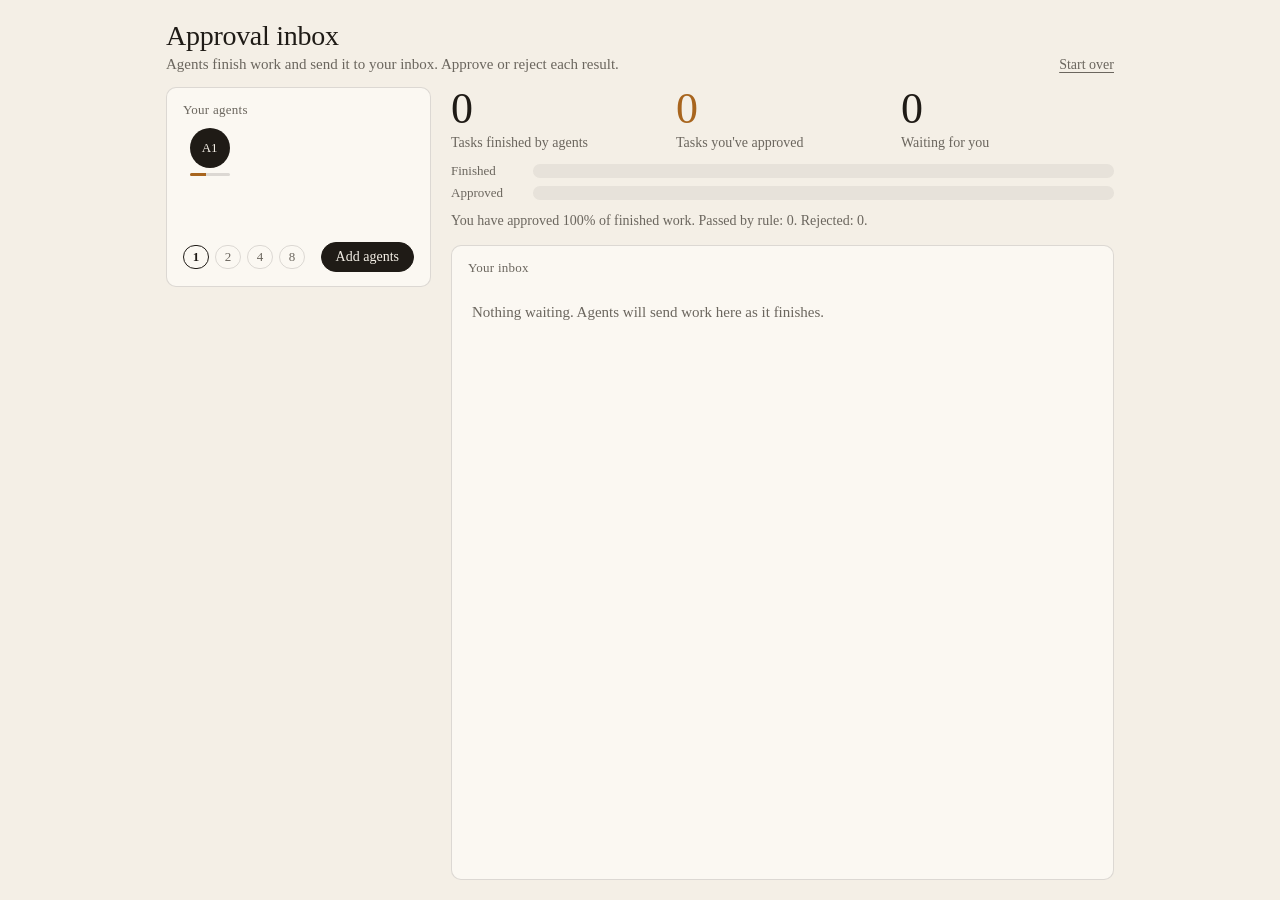
<file: sims/inbox.html>
<!doctype html>
<html lang="en">
<head>
<meta charset="utf-8">
<meta name="viewport" content="width=device-width,initial-scale=1">
<title>Approval inbox</title>
<style>
:root{--paper:#f4efe6;--ink:#1f1b16;--amber:#a8651e;--green:#2f7d4f;--muted:#6b665e;--rule:rgba(31,27,22,.14);--card:#fbf8f2;--orange:#e07a2a}
@media (prefers-color-scheme:dark){:root:not([data-theme="light"]){--paper:#f4efe6}}
*{box-sizing:border-box}
html,body{margin:0;height:100%}
body{background:var(--paper);color:var(--ink);font-family:Georgia,"Iowan Old Style",serif;overflow:hidden}
.wrap{height:100%;max-width:1000px;margin:0 auto;padding:20px 26px;display:flex;flex-direction:column;gap:14px}
header{display:flex;justify-content:space-between;align-items:flex-end;gap:16px}
h1{font-weight:normal;font-size:28px;margin:0;letter-spacing:-.01em}
.lede{margin:4px 0 0;color:var(--muted);font-size:15px}
.hdr{display:flex;align-items:center;gap:16px}
.link{color:var(--muted);font-size:14px;text-decoration:underline;text-underline-offset:3px;cursor:pointer;background:none;border:0;font-family:inherit;padding:0}
.btn{font:inherit;font-size:14px;padding:6px 14px;border-radius:999px;border:1px solid var(--ink);background:transparent;color:var(--ink);cursor:pointer}
.btn.primary{background:var(--ink);color:var(--paper)}
.btn:disabled{opacity:.35;cursor:default}
.btn.on{background:var(--amber);border-color:var(--amber);color:#fff}
.main{flex:1;min-height:0;display:grid;grid-template-columns:265px 1fr;gap:20px}
.side{display:flex;flex-direction:column;gap:14px;min-height:0}
.panel{background:var(--card);border:1px solid var(--rule);border-radius:10px;padding:14px 16px}
.label{font-size:13px;color:var(--muted);margin-bottom:10px;letter-spacing:.02em}
.agents{display:grid;grid-template-columns:repeat(4,1fr);gap:10px 6px;min-height:100px}
.ag{display:flex;flex-direction:column;align-items:center;gap:5px}
.av{width:40px;height:40px;border-radius:50%;background:var(--ink);color:var(--paper);display:grid;place-items:center;font-size:13px;flex:none}
.av.sm{width:30px;height:30px;font-size:11px}
.ptrack{width:40px;height:3px;background:var(--rule);border-radius:2px;overflow:hidden}
.ptrack i{display:block;height:100%;width:0;background:var(--amber)}
.stepper{display:flex;justify-content:space-between;align-items:center;margin-top:14px;gap:8px}
.pips{display:flex;gap:6px;font-size:13px;color:var(--muted)}
.pips span{min-width:26px;text-align:center;padding:3px 0;border:1px solid var(--rule);border-radius:999px}
.pips span.on{border-color:var(--ink);color:var(--ink);font-weight:bold}
.policies{display:flex;flex-direction:column;gap:8px}
.pol{text-align:left;font:inherit;background:#fffdf8;border:1px solid var(--rule);border-radius:8px;padding:9px 11px;cursor:pointer;color:var(--ink)}
.pol b{display:block;font-weight:normal;font-size:15px}
.pol small{display:block;color:var(--muted);font-size:12.5px;margin-top:3px;line-height:1.35}
.pol.on{border-color:var(--amber);box-shadow:inset 3px 0 0 var(--amber)}
.note{margin:10px 0 0;font-size:13px;color:var(--muted);line-height:1.4}
.inboxwrap{display:flex;flex-direction:column;gap:12px;min-height:0}
.stats{display:grid;grid-template-columns:repeat(3,1fr);gap:12px}
.stat .n{font-size:44px;line-height:1;font-variant-numeric:tabular-nums}
.stat .n.amber{color:var(--amber)}
.stat .k{font-size:14px;color:var(--muted);margin-top:4px}
.bars{display:flex;flex-direction:column;gap:6px}
.brow{display:grid;grid-template-columns:72px 1fr;align-items:center;gap:10px;font-size:13px;color:var(--muted)}
.track{height:14px;background:rgba(31,27,22,.06);border-radius:7px;overflow:hidden;position:relative}
.track i{position:absolute;left:0;top:0;bottom:0;width:0;border-radius:7px;transition:width .3s ease}
.track i.ink{background:var(--ink)}
.track i.amber{background:var(--amber)}
.sub{font-size:14px;color:var(--muted);min-height:20px}
.inbox{flex:1;min-height:0;display:flex;flex-direction:column}
.list{display:flex;flex-direction:column;gap:8px;flex:1;min-height:0;overflow:hidden}
.row{display:grid;grid-template-columns:auto 1fr auto;gap:12px;align-items:center;padding:9px 12px;border:1px solid var(--rule);border-radius:8px;background:#fffdf8}
.row.reading{border-color:var(--amber)}
.row .tx{font-size:16px;line-height:1.25}
.row .meta{font-size:13px;color:var(--muted);margin-top:2px}
.acts{display:flex;gap:6px}
.rb{height:4px;background:var(--rule);border-radius:2px;overflow:hidden;margin-top:6px}
.rb i{display:block;height:100%;width:0;background:var(--amber)}
.empty{color:var(--muted);font-size:15px;padding:18px 4px}
.more{font-size:13px;color:var(--muted);margin-top:8px;min-height:18px}
</style>
</head>
<body>
<div class="wrap">
  <header>
    <div>
      <h1>Approval inbox</h1>
      <p class="lede">Agents finish work and send it to your inbox. Approve or reject each result.</p>
    </div>
    <div class="hdr">
      <button class="btn" id="stepBtn" hidden>Advance 2 seconds</button>
      <button class="link" id="reset">Start over</button>
    </div>
  </header>

  <div class="main">
    <aside class="side">
      <section class="panel">
        <div class="label">Your agents</div>
        <div class="agents" id="agents"></div>
        <div class="stepper">
          <div class="pips" id="pips"><span data-n="1">1</span><span data-n="2">2</span><span data-n="4">4</span><span data-n="8">8</span></div>
          <button class="btn primary" id="add">Add agents</button>
        </div>
      </section>
      <section class="panel" id="policyPanel" hidden>
        <div class="label">Eight agents. Choose a rule for the inbox.</div>
        <div class="policies" id="policies">
          <button class="pol" data-p="auto"><b>Approve small ones automatically</b><small>Routine tasks pass on their own. Everything else still waits for you.</small></button>
          <button class="pol" data-p="spot"><b>Spot-check 1 in 5</b><small>You see one result in five. The rest pass without you.</small></button>
          <button class="pol" data-p="all"><b>Keep checking everything</b><small>Every result waits for you, in order.</small></button>
        </div>
        <p class="note" id="policyNote"></p>
      </section>
    </aside>

    <section class="inboxwrap">
      <div class="stats">
        <div class="stat"><div class="n" id="fin">0</div><div class="k">Tasks finished by agents</div></div>
        <div class="stat"><div class="n amber" id="app">0</div><div class="k">Tasks you've approved</div></div>
        <div class="stat"><div class="n" id="wait">0</div><div class="k">Waiting for you</div></div>
      </div>
      <div class="bars">
        <div class="brow"><span>Finished</span><div class="track"><i class="ink" id="barFin"></i></div></div>
        <div class="brow"><span>Approved</span><div class="track"><i class="amber" id="barApp"></i></div></div>
      </div>
      <div class="sub" id="sub"></div>
      <div class="panel inbox">
        <div class="label">Your inbox</div>
        <div class="list" id="list"></div>
        <div class="more" id="more"></div>
      </div>
    </section>
  </div>
</div>

<script>
(function () {
  var TASKS = [
    ['Reorder oat milk for Harbor St.', true],
    ['Draft Saturday promo email', false],
    ['Reply to dairy invoice #4471', true],
    ['Price sheet for cold brew, all 40 cafés', false],
    ['Schedule barista training, Ballard', true],
    ['Summarize 60 reviews from café 17', false],
    ['Reorder 12-oz cups, Lakeview', true],
    ['Rewrite holiday menu descriptions', false]
  ];
  var READ = 1.5;
  var POLICY_NOTE = {
    none: '',
    all: 'Every result waits for you. The queue grows whenever agents outpace your reading.',
    auto: 'Small, routine tasks now pass by rule. Larger ones still wait for you.',
    spot: 'Only every fifth result reaches your inbox. The other four pass by rule.'
  };
  var reduce = window.matchMedia && window.matchMedia('(prefers-reduced-motion: reduce)').matches;
  var $ = function (s) { return document.querySelector(s); };
  var S;

  function fresh() {
    return { t: 0, n: 0, agents: [], items: [], seq: 0, uid: 0, finished: 0, approved: 0, passed: 0, rejected: 0,
             policy: 'all', readId: null, readLeft: 0, dirty: true };
  }

  function addAgent() {
    var i = S.agents.length;
    var el = document.createElement('div');
    el.className = 'ag';
    el.innerHTML = '<div class="av">A' + (i + 1) + '</div><div class="ptrack"><i></i></div>';
    $('#agents').appendChild(el);
    S.agents.push({ i: i, period: 3.4 + (i % 3) * 0.35, prog: (i * 0.9) % 3.0, bar: el.querySelector('.ptrack i') });
  }

  function setN(n) {
    while (S.agents.length < n) addAgent();
    S.n = n;
    var pips = document.querySelectorAll('#pips span');
    for (var k = 0; k < pips.length; k++) pips[k].classList.toggle('on', +pips[k].dataset.n === n);
    $('#add').disabled = n >= 8;
    $('#policyPanel').hidden = n < 8;
  }

  function finish(a) {
    var pair = TASKS[S.seq % TASKS.length];
    S.seq++;
    S.finished++;
    var p = S.policy;
    if ((p === 'auto' && pair[1]) || (p === 'spot' && S.finished % 5 !== 0)) {
      S.passed++;
      return;
    }
    S.items.push({ id: ++S.uid, text: pair[0], small: pair[1], agent: a.i + 1, status: 'new' });
    S.dirty = true;
  }

  function render() {
    S.dirty = false;
    var list = $('#list');
    var shown = S.items.slice(0, 5);
    if (!shown.length) {
      list.innerHTML = '<div class="empty">Nothing waiting. Agents will send work here as it finishes.</div>';
    } else {
      list.innerHTML = shown.map(function (it) {
        var av = '<span class="av sm">A' + it.agent + '</span>';
        if (it.status === 'new') {
          return '<div class="row">' + av +
            '<div><div class="tx">' + it.text + '</div><div class="meta">Finished just now</div></div>' +
            '<div class="acts"><button class="btn" data-a="rej" data-id="' + it.id + '">Reject</button>' +
            '<button class="btn primary" data-a="ok" data-id="' + it.id + '">Approve</button></div></div>';
        }
        if (it.status === 'queued') {
          return '<div class="row">' + av +
            '<div><div class="tx">' + it.text + '</div><div class="meta">Approved, in line to be read</div></div>' +
            '<div class="meta">in line</div></div>';
        }
        return '<div class="row reading">' + av +
          '<div><div class="tx">' + it.text + '</div><div class="meta">Reading, about 1.5 seconds</div>' +
          '<div class="rb"><i id="rb' + it.id + '"></i></div></div>' +
          '<div class="meta">reading</div></div>';
      }).join('');
    }
    $('#more').textContent = S.items.length > shown.length ? '+' + (S.items.length - shown.length) + ' more waiting behind these' : '';
  }

  function stats() {
    $('#fin').textContent = S.finished;
    $('#app').textContent = S.approved;
    $('#wait').textContent = S.items.length;
    var sc = Math.max(12, S.finished);
    $('#barFin').style.width = (S.finished / sc * 100) + '%';
    $('#barApp').style.width = (S.approved / sc * 100) + '%';
    var pct = S.finished ? Math.round(S.approved / S.finished * 100) : 100;
    $('#sub').textContent = 'You have approved ' + pct + '% of finished work. Passed by rule: ' + S.passed + '. Rejected: ' + S.rejected + '.';
  }

  function step(dt) {
    S.t += dt;
    for (var k = 0; k < S.agents.length; k++) {
      var a = S.agents[k];
      if (k >= S.n) break;
      a.prog += dt;
      if (a.prog >= a.period) { a.prog -= a.period; finish(a); }
      a.bar.style.width = (a.prog / a.period * 100) + '%';
    }
    if (S.readId !== null) {
      S.readLeft -= dt;
      if (S.readLeft <= 0) {
        S.items = S.items.filter(function (x) { return x.id !== S.readId; });
        S.approved++;
        S.readId = null;
        S.dirty = true;
      }
    }
    if (S.readId === null) {
      for (var j = 0; j < S.items.length; j++) {
        if (S.items[j].status === 'queued') {
          S.items[j].status = 'reading';
          S.readId = S.items[j].id;
          S.readLeft = READ;
          S.dirty = true;
          break;
        }
      }
    }
    if (S.dirty) render();
    if (S.readId !== null) {
      var bar = document.getElementById('rb' + S.readId);
      if (bar) bar.style.width = ((READ - S.readLeft) / READ * 100) + '%';
    }
    stats();
  }

  function setPolicy(p) {
    S.policy = p;
    var btns = document.querySelectorAll('.pol');
    for (var k = 0; k < btns.length; k++) btns[k].classList.toggle('on', btns[k].dataset.p === p);
    $('#policyNote').textContent = POLICY_NOTE[p];
  }

  function reset() {
    S = fresh();
    $('#agents').innerHTML = '';
    setN(1);
    setPolicy('all');
    S.dirty = true;
    render();
    stats();
  }

  $('#list').addEventListener('click', function (e) {
    var b = e.target.closest('button');
    if (!b) return;
    var id = +b.dataset.id;
    var it = S.items.filter(function (x) { return x.id === id; })[0];
    if (!it || it.status !== 'new') return;
    if (b.dataset.a === 'ok') {
      it.status = 'queued';
    } else {
      S.items = S.items.filter(function (x) { return x.id !== id; });
      S.rejected++;
    }
    S.dirty = true;
    render();
    stats();
  });

  $('#add').addEventListener('click', function () { if (S.n < 8) setN(S.n * 2); });
  document.getElementById('policies').addEventListener('click', function (e) {
    var b = e.target.closest('.pol');
    if (b) setPolicy(b.dataset.p);
  });
  $('#reset').addEventListener('click', function (e) { e.preventDefault(); reset(); });

  reset();

  if (reduce) {
    var sb = $('#stepBtn');
    sb.hidden = false;
    sb.addEventListener('click', function () { step(2); });
  } else {
    var last = null;
    var loop = function (ts) {
      if (last === null) last = ts;
      var dt = Math.min(0.05, (ts - last) / 1000);
      last = ts;
      step(dt);
      requestAnimationFrame(loop);
    };
    requestAnimationFrame(loop);
  }
})();
</script>
</body>
</html>
</file>
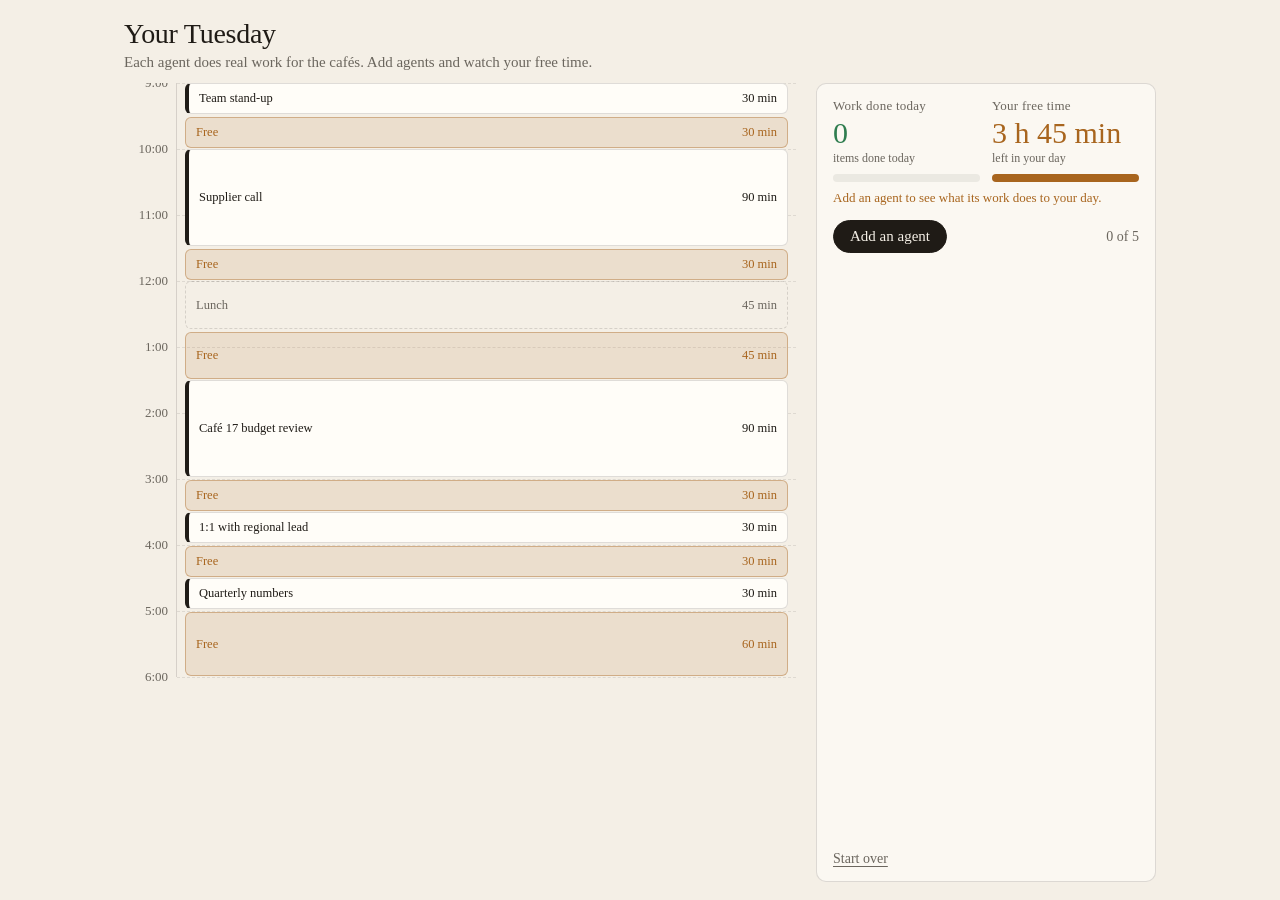
<file: sims/tuesday.html>
<!doctype html>
<html lang="en">
<head>
<meta charset="utf-8">
<meta name="viewport" content="width=device-width,initial-scale=1">
<title>Your Tuesday</title>
<style>
:root{--paper:#f4efe6;--ink:#1f1b16;--amber:#a8651e;--green:#2f7d4f;--muted:#6b665e;--rule:rgba(31,27,22,.14);--card:#fbf8f2;--orange:#e07a2a}
*{box-sizing:border-box}
[hidden]{display:none!important}
html,body{margin:0;height:100%}
body{background:var(--paper);color:var(--ink);font-family:Georgia,"Iowan Old Style",serif;overflow:hidden}
.wrap{height:100%;max-width:1080px;margin:0 auto;padding:18px 24px;display:flex;flex-direction:column;gap:12px}
.embed .wrap{padding:12px 14px;gap:0;max-width:none}
header{display:flex;justify-content:space-between;align-items:flex-end;gap:16px}
.embed header{display:none}
h1{font-weight:normal;font-size:28px;margin:0;letter-spacing:-.01em}
.lede{margin:4px 0 0;color:var(--muted);font-size:15px}
.link{color:var(--muted);font-size:14px;text-decoration:underline;text-underline-offset:3px;cursor:pointer;background:none;border:0;font-family:inherit;padding:0;align-self:flex-start}
.main{flex:1;min-height:0;display:grid;grid-template-columns:minmax(0,1fr) 340px;grid-template-rows:minmax(0,1fr);gap:20px}

/* calendar */
.day{position:relative;display:grid;grid-template-columns:52px 1fr;height:100%;min-height:0;overflow:hidden}
.hours{position:relative}
.hours span{position:absolute;right:8px;font-size:13px;color:var(--muted);transform:translateY(-50%)}
.track{position:relative;border-left:1px solid var(--rule)}
.hline{position:absolute;left:0;right:0;border-top:1px dashed rgba(31,27,22,.1)}
.blk{position:absolute;left:8px;right:8px;border-radius:6px;padding:0 10px;font-size:12.5px;line-height:1;display:flex;align-items:center;justify-content:space-between;gap:8px;overflow:hidden;white-space:nowrap}
.meet{background:#fffdf8;border:1px solid var(--rule);border-left:4px solid var(--ink);color:var(--ink)}
.lunch{background:transparent;color:var(--muted);border:1px dashed var(--rule)}
.free{position:absolute;left:8px;right:8px;background:rgba(168,101,30,.12);border:1px solid rgba(168,101,30,.4);color:var(--amber);border-radius:6px;padding:0 10px;font-size:12.5px;display:flex;align-items:center;justify-content:space-between}
.rgroup{left:14px;right:14px;display:flex;padding:0;border-radius:4px;overflow:hidden;background:var(--card);border:1px solid rgba(31,27,22,.25);animation:in .35s ease}
.rgroup:focus-visible{outline:2px solid var(--ink);outline-offset:2px}
.rgroup{align-items:stretch}
.stripes{display:flex;flex:0 0 auto;align-self:stretch}
.stripes i{display:block;width:6px;flex:0 0 6px}
.rlabel{display:flex;align-items:center;padding:0 8px;font-size:12px;color:var(--ink);white-space:nowrap;overflow:hidden}
.rgroup.tiny{background:none;border:0}
.rgroup.tiny .stripes{flex:1 1 auto;justify-content:flex-start}
.rgroup.tiny .stripes i{width:auto;flex:1 1 0}
@keyframes in{from{transform:scaleY(.2);opacity:0}to{transform:none;opacity:1}}

/* panel: a guided arc, revealed in phases */
.panel{background:var(--card);border:1px solid var(--rule);border-radius:10px;padding:14px 16px;display:flex;flex-direction:column;gap:12px;min-height:0;overflow:hidden}
.meters{display:grid;grid-template-columns:1fr 1fr;gap:12px}
.label{font-size:13px;color:var(--muted);letter-spacing:.02em}
.big{font-size:30px;line-height:1;font-variant-numeric:tabular-nums;margin-top:4px}
.big.work{color:var(--green)}
.big.ft{color:var(--amber)}
.sub{font-size:12px;color:var(--muted);margin-top:3px;line-height:1.25}
.meter{height:8px;margin-top:8px;background:rgba(31,27,22,.07);border-radius:4px;overflow:hidden}
.meter i{display:block;height:100%;width:0;transition:width .35s ease}
.meter.work i{background:var(--green)}
.meter.ft i{background:var(--amber)}
.over{font-size:13px;color:var(--amber);min-height:18px;line-height:1.3;margin-top:-4px}
.addrow{display:flex;align-items:center;justify-content:space-between;gap:10px}
.btn{font:inherit;font-size:15px;padding:7px 16px;border-radius:999px;border:1px solid var(--ink);background:var(--ink);color:var(--paper);cursor:pointer}
.btn:disabled{opacity:.35;cursor:default}
.count{font-size:14px;color:var(--muted)}
/* the agent list takes whatever room the panel has left and scrolls; everything else keeps its height */
.jobs{list-style:none;margin:0;padding:0;display:grid;gap:6px;min-height:44px;overflow-y:auto;overscroll-behavior:contain}
.jobs:focus-visible{outline:2px solid var(--ink);outline-offset:2px}
.jobs li{font-size:14px;line-height:1.3;padding:6px 10px;background:var(--card);border:1px solid var(--rule);border-left:6px solid var(--c,var(--green));border-radius:6px}
.jobs li b{font-weight:normal;color:var(--ink);font-style:italic}
.stops{display:grid;gap:6px;border-top:1px solid var(--rule);padding-top:10px}
.opt{display:grid;grid-template-columns:18px 1fr;gap:8px;align-items:center;font-size:15px;line-height:1.25;cursor:pointer}
.opt input{margin:0;accent-color:var(--amber);width:16px;height:16px}
.opt.stopped{color:var(--amber)}
.risk{margin:4px 0 0;font-size:13px;line-height:1.35;color:var(--muted)}
.risk b{font-weight:normal;color:var(--amber)}
.payoff{margin:0;font-size:19px;line-height:1.25;border-top:2px solid var(--green);padding-top:10px;color:var(--ink)}
.spacer{flex:1}
.reveal{animation:none}
@media (prefers-reduced-motion:no-preference){
  .reveal:not([hidden]){animation:rise .45s ease both}
  .meter i{transition:width .35s ease}
}
@keyframes rise{from{opacity:0;transform:translateY(6px)}to{opacity:1;transform:none}}
@media (prefers-reduced-motion:reduce){
  .rev{animation:none}
  .meter i{transition:none}
}

/* short frames (the workbook embeds this in a slide that is about 560px tall) */
@media (max-height:640px){
  .panel{padding:10px 12px;gap:7px}
  .payoff{padding-top:6px}
  .big{font-size:24px}
  .payoff{font-size:17px;padding-top:8px}
  .opt{font-size:14px}
  .jobs li{font-size:13px;padding:4px 8px}
}
/* narrow frames: calendar on top, panel below */
@media (max-width:700px){
  .main{grid-template-columns:1fr;grid-template-rows:minmax(0,1fr) auto}
  .panel{overflow:visible}
}
</style>
</head>
<body>
<div class="wrap" id="wrap">
  <header>
    <div>
      <h1>Your Tuesday</h1>
      <p class="lede">Each agent does real work for the cafés. Add agents and watch your free time.</p>
    </div>
  </header>

  <div class="main">
    <div class="day" id="day">
      <div class="hours" id="hours"></div>
      <div class="track" id="track"></div>
    </div>

    <aside class="panel">
      <div class="meters">
        <div>
          <div class="label">Work done today</div>
          <div class="big work" id="workBig">0</div>
          <div class="sub">items done today</div>
          <div class="meter work"><i id="workBar"></i></div>
        </div>
        <div>
          <div class="label">Your free time</div>
          <div class="big ft" id="freeBig">3 h 45 min</div>
          <div class="sub">left in your day</div>
          <div class="meter ft"><i id="freeBar"></i></div>
        </div>
      </div>

      <div class="over" id="over"></div>

      <div class="addrow">
        <button class="btn" id="add">Add an agent</button>
        <span class="count" id="agentCount">0 of 5</span>
      </div>

      <ul class="jobs" id="jobs" hidden tabindex="0" aria-label="Agents you added"></ul>

      <div class="stops reveal" id="stops" hidden>
        <div class="label">Stop reviewing one kind of work</div>
        <div id="opts"></div>
        <p class="risk" id="risk"></p>
      </div>

      <p class="payoff reveal" id="payoff" hidden>More agents means more output, if you change how you review.</p>

      <div class="spacer"></div>
      <div><button class="link" id="reset">Start over</button></div>
    </aside>
  </div>
</div>

<script>
(function () {
  var params = new URLSearchParams(location.search);
  if (params.get('embed') === '1') document.body.classList.add('embed');

  var START = 9 * 60, END = 18 * 60, SPAN = END - START;
  var REV = 15;
  var $ = function (s) { return document.querySelector(s); };

  // fixed meetings, minutes from 9:00
  var FIXED = [
    { a: 0, b: 30, t: 'Team stand-up', kind: 'meet' },
    { a: 60, b: 150, t: 'Supplier call', kind: 'meet' },
    { a: 180, b: 225, t: 'Lunch', kind: 'lunch' },
    { a: 270, b: 360, t: 'Café 17 budget review', kind: 'meet' },
    { a: 390, b: 420, t: '1:1 with regional lead', kind: 'meet' },
    { a: 450, b: 480, t: 'Quarterly numbers', kind: 'meet' }
  ];

  // each agent's named job, in the order it is added, with its daily output
  var JOBS = [
    { label: 'Supplier-email agent', out: 'answers 40 supplier emails', n: 40, c: '#b5483a' },
    { label: 'Pricing agent', out: 'updates price sheets for all 40 cafés', n: 40, c: '#7d4a6b' },
    { label: 'Scheduling agent', out: 'drafts next week’s schedules for 12 cafés', n: 12, c: '#4a6f8a' },
    { label: 'Reviews agent', out: 'summarizes 300 customer reviews', n: 300, c: '#c9a227' },
    { label: 'Ordering agent', out: 'drafts orders for 40 cafés', n: 40, c: '#d9774a' }
  ];
  var WORK_MAX = 0;
  JOBS.forEach(function (j) { WORK_MAX += j.n; });

  // each kind of review an agent sends you, and what skipping it risks
  var TYPES = [
    { key: 'supplier', label: 'supplier emails', risk: 'about 1 in 50 supplier emails has a mistake' },
    { key: 'price', label: 'price sheets', risk: 'about 1 in 30 price sheets has the wrong price' },
    { key: 'sched', label: 'staff schedules', risk: 'about 1 in 10 staff schedules has a conflict nobody sees until Monday' }
  ];
  var PATTERN = ['supplier', 'price', 'sched'];
  var MAX_AGENTS = JOBS.length;
  var FREE_MAX = SPAN - FIXED.reduce(function (s, f) { return s + (f.b - f.a); }, 0);

  var S = { agents: 0, stopped: {} };
  var SCALE = 1;

  function fmt(min) {
    var h = Math.floor(min / 60), m = min % 60;
    var hh = ((h + 8) % 12) + 1;
    return hh + ':' + (m < 10 ? '0' : '') + m;
  }
  function hm(min) {
    if (min <= 0) return '0 min';
    var h = Math.floor(min / 60), m = min % 60;
    return h + ' h ' + (m < 10 ? '0' : '') + m + ' min';
  }

  // free gaps, minutes from 9:00 (built from FIXED)
  function gaps() {
    var out = [], cur = 0;
    FIXED.slice().sort(function (x, y) { return x.a - y.a; }).forEach(function (f) {
      if (f.a > cur) out.push([cur, f.a]);
      cur = Math.max(cur, f.b);
    });
    if (cur < SPAN) out.push([cur, SPAN]);
    return out;
  }

  function layoutDay() {
    var free = gaps().map(function (g) { return g.slice(); });
    var reviews = [];
    var placed = [], overflow = 0;

    for (var a = 0; a < S.agents; a++) {
      PATTERN.forEach(function (type) {
        if (!S.stopped[type]) reviews.push({ type: type, agent: a });
      });
    }

    reviews.forEach(function (rv) {
      var slot = null;
      for (var g = 0; g < free.length; g++) {
        if (free[g][1] - free[g][0] >= REV) { slot = free[g]; break; }
      }
      if (!slot) { overflow++; return; }
      var s = slot[0];
      placed.push({ a: s, b: s + REV, type: rv.type, agent: rv.agent });
      slot[0] += REV;
    });

    var freeLeft = 0;
    free.forEach(function (g) { freeLeft += g[1] - g[0]; });
    return { placed: placed, overflow: overflow, freeLeft: freeLeft, remaining: free };
  }

  // fit the whole 9:00-6:00 day to the calendar's real height
  function fitScale() {
    var h = $('#day').clientHeight || 540;
    return Math.max(0.5, Math.min(1.1, h / SPAN));
  }

  function buildTimeline() {
    SCALE = fitScale();
    var hours = $('#hours'), track = $('#track');
    hours.innerHTML = ''; track.innerHTML = '';
    var H = SPAN * SCALE;
    hours.style.height = H + 'px';
    track.style.height = H + 'px';
    for (var h = 0; h <= 9; h++) {
      var y = h * 60 * SCALE;
      var lab = document.createElement('span');
      lab.style.top = y + 'px';
      lab.textContent = fmt(h * 60);
      hours.appendChild(lab);
      var ln = document.createElement('div');
      ln.className = 'hline';
      ln.style.top = y + 'px';
      track.appendChild(ln);
    }
  }

  function drawDay(L) {
    var track = $('#track');
    Array.prototype.slice.call(track.querySelectorAll('.blk, .free')).forEach(function (n) { n.remove(); });

    FIXED.forEach(function (f) {
      var d = document.createElement('div');
      d.className = 'blk ' + f.kind;
      d.style.top = (f.a * SCALE) + 'px';
      d.style.height = ((f.b - f.a) * SCALE - 2) + 'px';
      d.innerHTML = '<span>' + f.t + '</span><span>' + (f.b - f.a) + ' min</span>';
      track.appendChild(d);
    });

    L.remaining.forEach(function (sg) {
      var len = sg[1] - sg[0];
      if (len < 5) return;
      var d = document.createElement('div');
      d.className = 'free';
      d.style.top = (sg[0] * SCALE + 1) + 'px';
      d.style.height = (len * SCALE - 2) + 'px';
      d.innerHTML = '<span>Free</span><span>' + len + ' min</span>';
      track.appendChild(d);
    });

    groupReviews(L.placed).forEach(function (grp) {
      var d = document.createElement('div');
      var len = grp.b - grp.a;
      var n = grp.items.length;
      var mins = n * REV;
      d.className = 'blk rgroup' + (len * SCALE < 22 ? ' tiny' : '');
      d.style.top = (grp.a * SCALE + 1) + 'px';
      d.style.height = (len * SCALE - 2) + 'px';
      d.setAttribute('tabindex', '0');
      var detail = grp.items.map(function (it) {
        return 'Review ' + typeLabel(it.type) + ' · ' + REV + ' min · ' + JOBS[it.agent].label;
      }).join('\n');
      d.title = detail;
      d.setAttribute('aria-label', detail.replace(/\n/g, '; '));
      var st = document.createElement('span');
      st.className = 'stripes';
      grp.items.forEach(function (it) {
        var i = document.createElement('i');
        i.style.background = JOBS[it.agent].c;
        st.appendChild(i);
      });
      d.appendChild(st);
      if (len * SCALE >= 22) {
        var lab = document.createElement('span');
        lab.className = 'rlabel';
        lab.textContent = n === 1 ? 'Review · ' + mins + ' min' : n + ' reviews · ' + mins + ' min';
        d.appendChild(lab);
      }
      track.appendChild(d);
    });
  }

  function typeLabel(key) {
    return TYPES.filter(function (t) { return t.key === key; })[0].label;
  }

  // back-to-back review blocks merge into one group
  function groupReviews(placed) {
    var sorted = placed.slice().sort(function (x, y) { return x.a - y.a; });
    var groups = [];
    sorted.forEach(function (r) {
      var last = groups[groups.length - 1];
      if (last && last.b === r.a) {
        last.b = r.b;
        last.items.push(r);
      } else {
        groups.push({ a: r.a, b: r.b, items: [r] });
      }
    });
    return groups;
  }

  // options are built once; render() only syncs their state, so focus survives a click
  function buildOpts() {
    var box = $('#opts');
    TYPES.forEach(function (t) {
      var lab = document.createElement('label');
      lab.className = 'opt';
      lab.innerHTML = '<input type="checkbox" data-k="' + t.key + '"><span>Stop reviewing ' + t.label + '</span>';
      box.appendChild(lab);
    });
  }

  function render() {
    var L = layoutDay();
    drawDay(L);

    var work = 0, jobsBox = $('#jobs');
    jobsBox.innerHTML = '';
    for (var i = 0; i < S.agents; i++) {
      work += JOBS[i].n;
      var li = document.createElement('li');
      li.style.setProperty('--c', JOBS[i].c);
      li.innerHTML = '<b>' + JOBS[i].label + '</b> ' + JOBS[i].out;
      jobsBox.appendChild(li);
    }
    jobsBox.hidden = S.agents === 0;

    $('#workBig').textContent = work.toLocaleString('en-US');
    $('#workBar').style.width = (work / WORK_MAX * 100) + '%';

    $('#freeBig').textContent = hm(L.freeLeft);
    $('#freeBar').style.width = (L.freeLeft / FREE_MAX * 100) + '%';

    $('#agentCount').textContent = S.agents + ' of ' + MAX_AGENTS;
    $('#add').disabled = S.agents >= MAX_AGENTS;

    var stopKeys = TYPES.filter(function (t) { return S.stopped[t.key]; });
    var showStops = S.agents >= 2 || L.freeLeft < 60;
    var showPayoff = stopKeys.length > 0 || L.freeLeft === 0;
    $('#stops').hidden = !showStops;
    $('#payoff').hidden = !showPayoff;

    TYPES.forEach(function (t) {
      var cb = document.querySelector('input[data-k="' + t.key + '"]');
      cb.checked = !!S.stopped[t.key];
      cb.parentNode.classList.toggle('stopped', !!S.stopped[t.key]);
    });

    var risk = $('#risk');
    if (S.agents === 0) {
      risk.innerHTML = '';
    } else if (stopKeys.length === 0) {
      risk.innerHTML = '<b>Risk:</b> none yet. Every review still reaches you.';
    } else {
      risk.innerHTML = '<b>Risk:</b> ' + stopKeys.map(function (t) { return t.risk; }).join('; ') +
        '. Stopping frees time; the work still gets done.';
    }

    var over = $('#over');
    if (L.overflow > 0) {
      over.textContent = 'No room left today: ' + L.overflow + ' review' + (L.overflow === 1 ? '' : 's') + ' (' + (L.overflow * REV) + ' min) move to tomorrow.';
    } else if (S.agents === 0) {
      over.textContent = 'Add an agent to see what its work does to your day.';
    } else {
      over.textContent = '';
    }
  }

  function reset() {
    S = { agents: 0, stopped: {} };
    render();
  }

  $('#add').addEventListener('click', function () {
    if (S.agents < MAX_AGENTS) { S.agents++; render(); }
  });
  $('#opts').addEventListener('change', function (e) {
    var k = e.target.getAttribute('data-k');
    if (!k) return;
    S.stopped[k] = e.target.checked;
    render();
  });
  $('#reset').addEventListener('click', function (e) { e.preventDefault(); reset(); });

  var resizeTimer = null;
  window.addEventListener('resize', function () {
    clearTimeout(resizeTimer);
    resizeTimer = setTimeout(function () { buildTimeline(); render(); }, 80);
  });

  buildOpts();
  buildTimeline();
  reset();
})();
</script>
</body>
</html>
</file>
<file: assets/workbook.css>
/* Workbook shared styles.
   Chrome (nav, top bar, pips, footer, attention marker) is identical in every session.
   Only the lane colour (--lane, from body[data-lang]) and the content language change.
   Fonts: system stacks only, so the folder works offline from file://. */

:root{
  --gx:clamp(20px,4vw,56px);
  --nav-w:248px;
  --nav-c:64px;
  --ease:cubic-bezier(.2,.7,.2,1);
  /* chrome tokens: fixed, shared by both languages */
  --c-paper:#f2efe8;
  --c-ink:#141311;
  --c-mute:rgba(20,19,17,.62);
  --c-rule:rgba(20,19,17,.14);
  --c-frame:#141311;
  --c-signal:#e8461e;
  --c-soft:rgba(232,70,30,.12);
  --c-active-bg:#141311;
  --c-active-ink:#f2efe8;
  --c-amber:#9a6a2c;
  --c-amber-soft:rgba(154,106,44,.16);
  --c-ok:#2f7d4f;
  --c-font:"Helvetica Neue",Helvetica,Arial,"Liberation Sans",sans-serif;
  /* emphasis tokens, shared by both languages. Colours and done-opacity are set per language below. */
  --em-w-current:700;--em-w-context:500;--em-w-done:400;
  --em-o-current:1;--em-o-context:1;--em-o-done:.9;
}
/* Content language tokens. --lane is the single lane colour used by the top bar and pips. */
body[data-lang="tech"]{
  --lane:var(--c-signal);
  --paper:#f2efe8;
  --card:#fbfaf6;
  --ink:#141311;
  --mute:rgba(20,19,17,.62);
  --rule:rgba(20,19,17,.14);
  --frame:#141311;
  --signal:#e8461e;
  --soft:rgba(232,70,30,.12);
  --grotesk:"Helvetica Neue",Helvetica,Arial,"Liberation Sans",sans-serif;
  --display:var(--grotesk);
  --ui:var(--grotesk);
  --em-c-current:var(--ink);--em-c-context:var(--ink);--em-c-done:var(--mute);
}
body[data-lang="mind"]{
  --lane:var(--c-amber);
  --paper:#f4efe6;
  --card:#fffdf8;
  --ink:#2a2620;
  --mute:rgba(42,38,32,.64);
  --rule:rgba(42,38,32,.13);
  --frame:rgba(42,38,32,.3);
  --signal:#9a6a2c;
  --soft:rgba(154,106,44,.12);
  --display:"Iowan Old Style","Palatino Linotype",Palatino,"Book Antiqua",Georgia,serif;
  --ui:-apple-system,BlinkMacSystemFont,"Segoe UI",Roboto,"Helvetica Neue",Arial,sans-serif;
  --em-c-current:var(--ink);--em-c-context:var(--ink);--em-c-done:var(--mute);
}

*{box-sizing:border-box}
[hidden]{display:none!important}
html,body{height:100%;margin:0}
body{background:var(--c-paper);color:var(--c-ink);font-family:var(--c-font);-webkit-font-smoothing:antialiased;overflow:hidden}
button,textarea{font:inherit;color:inherit}
button{cursor:pointer}
:focus-visible{outline:3px solid var(--c-signal);outline-offset:3px}

/* ---------- shared chrome ---------- */
.app{display:grid;grid-template-columns:var(--nav-w) minmax(0,1fr);height:100vh;height:100dvh;transition:grid-template-columns .4s var(--ease)}
.app.collapsed{grid-template-columns:var(--nav-c) minmax(0,1fr)}

.nav{border-right:1px solid var(--c-frame);display:flex;flex-direction:column;min-width:0;overflow:hidden}
.nav-top{display:flex;justify-content:flex-end;padding:18px 14px 10px}
.app.collapsed .nav-top{justify-content:center;padding-left:0;padding-right:0}
.nav-toggle{width:36px;height:36px;border:1px solid var(--c-frame);border-radius:8px;background:none;color:var(--c-ink);font-size:18px;font-weight:700;line-height:1;padding:0}
.nav-toggle:hover{background:var(--c-active-bg);color:var(--c-active-ink)}
.nav-toggle{display:inline-flex;align-items:center;justify-content:center}
.nav-toggle svg{display:block;flex:none;transition:transform .15s ease}
/* chevron points left when the sidebar is open; rotated to point right when collapsed */
.app.collapsed .nav-toggle svg,html.nav-c .nav-toggle svg{transform:rotate(180deg)}
html.preload .nav-toggle svg{transition:none}
.app.collapsed .nav-toggle,html.nav-c .nav-toggle{margin:0 auto}
@media (prefers-reduced-motion:reduce){.nav-toggle svg{transition:none}}
/* sidebar reset control, pinned to the bottom of the nav column */
.nav-reset{margin-top:auto;display:flex;align-items:center;gap:10px;width:100%;padding:14px 18px;border:0;border-top:1px solid var(--c-rule);background:none;color:rgba(20,19,17,.5);font:inherit;font-size:13px;line-height:1.2;text-align:left;cursor:pointer;white-space:normal}
.nav-reset:hover{color:var(--c-ink)}
.nav-reset.armed{color:var(--c-signal)}
.nav-reset svg{display:block;flex:none}
.nav-reset .label{min-width:0}
.app.collapsed .nav-reset,html.nav-c .nav-reset{justify-content:center;padding-left:0;padding-right:0}
.app.collapsed .nav-reset .label,html.nav-c .nav-reset .label{display:none}
.sr-only{position:absolute;width:1px;height:1px;padding:0;margin:-1px;overflow:hidden;clip:rect(0,0,0,0);white-space:nowrap;border:0}
.sessions{list-style:none;margin:0;padding:0}
.sess{position:relative;display:grid;grid-template-columns:52px minmax(0,1fr);align-items:baseline;width:100%;padding:14px 14px 14px 18px;border:0;border-top:1px solid var(--c-rule);background:none;text-align:left;font-size:16px;line-height:1.25;color:var(--c-ink);text-decoration:none}
.sessions li:last-child .sess{border-bottom:1px solid var(--c-rule)}
.sess .n{font-family:var(--c-font);font-weight:800;font-size:26px;line-height:1;color:var(--c-mute);font-variant-numeric:tabular-nums;white-space:nowrap}
.sess .label{min-width:0}
.sess:not([aria-current]):hover{background:var(--c-soft)}
.sess[aria-current]{background:var(--c-active-bg);color:var(--c-active-ink)}
.sess[aria-current] .n{color:var(--c-signal)}
.sess[data-l="t"]{--c:var(--c-signal)}
.sess[data-l="m"]{--c:var(--c-amber)}
.sess:not([aria-current])::before{content:"";position:absolute;left:0;top:12px;bottom:12px;width:3px;background:var(--c)}
.sess[data-l="t"][aria-current]{box-shadow:inset 5px 0 0 var(--c-signal)}
.sess[data-l="m"][aria-current]{background:var(--c-amber-soft);color:var(--c-ink);box-shadow:inset 0 0 0 1.5px var(--c-amber)}
.sess[data-l="m"][aria-current] .n{color:var(--c-ink)}
.app.collapsed .sess{grid-template-columns:1fr;justify-items:center;padding:12px 0}
.app.collapsed .sess .label{display:none}
.app.collapsed .sess .n{font-size:22px}

.main{display:flex;flex-direction:column;min-width:0;min-height:0}
/* top bar: session label sits top right. The nav toggle lives in the side nav, so it is unchanged. */
.top{display:flex;align-items:center;justify-content:flex-end;gap:18px;height:72px;padding:0 var(--gx);border-bottom:1px solid var(--c-frame)}
.sn{font-family:var(--c-font);font-weight:800;font-size:44px;line-height:1;color:var(--lane);font-variant-numeric:tabular-nums}
.sname{font-size:15px;white-space:nowrap;overflow:hidden;text-overflow:ellipsis;min-width:0}

/* pips: one per slide, current one filled in the lane colour. They live in the footer, centred between Back and Next */
.pips{display:flex;align-items:center;gap:0}
.foot .mid{position:relative;display:flex;justify-content:center;justify-self:center}
.foot .attn{display:none}
/* quiet reset link, to the left of the pips so the footer stays balanced and nothing shifts */
.reset{position:absolute;right:100%;top:50%;transform:translateY(-50%);margin-right:12px;padding:4px 2px;background:none;border:0;font:500 13px/1.2 var(--c-font);letter-spacing:.02em;color:var(--c-mute);text-decoration:underline;text-underline-offset:3px;white-space:nowrap;cursor:pointer}
.reset:hover,.reset:focus-visible{color:var(--c-signal)}
.reset[hidden]{display:none}
.reset svg{display:block;flex:none;margin-right:6px}
/* one-time note when storage fails: sits above the footer, outside its grid, and never blocks typing */
.foot .save-note{position:absolute;left:50%;bottom:100%;transform:translateX(-50%);margin:0 0 6px;font-size:12px;line-height:1.3;color:var(--c-mute);white-space:nowrap;pointer-events:none}
.pip{width:26px;height:26px;padding:0;border:0;border-radius:50%;background:none;display:grid;place-items:center}
.pip::before{content:"";width:10px;height:10px;border-radius:50%;border:1.5px solid var(--c-frame);box-sizing:border-box;transition:transform .2s var(--ease),border-color .2s,background-color .2s}
.pip:hover::before{border-color:var(--lane);transform:scale(1.25)}
.pip[aria-current="step"]::before{width:14px;height:14px;background:var(--lane);border-color:var(--lane)}
.pip[aria-current="step"]:hover::before{transform:none}

.stage{position:relative;flex:1;min-height:0;overflow-x:hidden;overflow-y:auto;background:var(--paper);color:var(--ink);font-family:var(--ui);transition:background-color .5s,color .5s}

.slide{display:none;position:relative;min-height:100%;box-sizing:border-box;padding:clamp(20px,4.5vh,56px) var(--gx) clamp(20px,3.5vh,44px);align-content:safe center;grid-template-columns:repeat(12,minmax(0,1fr));column-gap:24px}
.slide.on{display:grid;animation:fadeUp .5s var(--ease) both}
.slide.tech>*{grid-column:1/-1}
.slide.mind{grid-template-columns:minmax(0,1fr)}
.slide.mind>*{width:min(960px,100%);justify-self:center}

.foot{position:relative;display:grid;grid-template-columns:1fr auto 1fr;align-items:center;gap:16px;padding:12px var(--gx) 18px;border-top:1px solid var(--c-frame)}
.foot .btn:first-child{justify-self:start}
.foot .btn:last-child{justify-self:end}
.btn{background:none;border:0;padding:8px 0;font-size:18px;font-weight:600;color:var(--c-ink);font-family:var(--c-font)}
.btn:not(:disabled):hover{color:var(--c-signal)}
.btn:disabled{opacity:.28;cursor:default}
.fnote{margin:0;font-size:15px;color:var(--c-mute);justify-self:start}
/* attention-mode marker: same place and style on every slide */
.attn{visibility:hidden!important;margin:0;display:inline-flex;align-items:center;gap:9px;font-family:var(--c-font);font-size:15px;font-weight:500;letter-spacing:.04em;color:var(--c-mute);white-space:nowrap;justify-self:center}
.attn::before{content:"";width:9px;height:9px;border-radius:50%;border:1.5px solid var(--c-signal);background:var(--c-signal);box-sizing:border-box}
.attn[data-mode="laptop"]::before{background:none}

/* step reveals: hidden until the JS adds .on */
.step{opacity:0;transform:translateY(6px);transition:opacity .25s linear,transform .25s linear}
.step.on{opacity:1;transform:none}
/* unrevealed steps stay hidden whatever emphasis classes they carry (em-context etc.) */
.step:not(.on){opacity:0;pointer-events:none}

/* ---------- emphasis follows attention (claude_work/design-decisions.md) ----------
   One state class on the element that carries the text:
   em-current = the thing to look at now; em-context = instruction, setup, options; em-done = spent or earlier.
   Weight and colour are !important so they beat component defaults. Opacity is not, so reveal fades still run. */
.em-current{font-weight:var(--em-w-current)!important;color:var(--em-c-current)!important;opacity:var(--em-o-current)}
.em-context{font-weight:var(--em-w-context)!important;color:var(--em-c-context)!important;opacity:var(--em-o-context)}
.em-done{font-weight:var(--em-w-done)!important;color:var(--em-c-done)!important;opacity:var(--em-o-done)}
.on.em-done{opacity:var(--em-o-done)}

@keyframes fadeUp{from{opacity:0;transform:translateY(10px)}to{opacity:1;transform:none}}
@media (prefers-reduced-motion:reduce){
  *,*::before,*::after{animation:none!important;transition:none!important}
}

/* ---------- shared sorter mechanics ---------- */
.zone{position:relative;transition:background .3s,border-color .3s}
.zone.over,.pool.over{background:var(--soft)}
.zone.ready:not(.over){background:repeating-linear-gradient(135deg,transparent 0 10px,rgba(128,118,100,.09) 10px 11px)}
.card{user-select:none;-webkit-user-select:none;touch-action:none}
.card.lifted{opacity:.3}
.card.ghost{position:fixed;z-index:60;pointer-events:none;margin:0;width:auto}
.s-sort.done .card{cursor:default}
.s-sort.done .pool{display:none}

/* ---------- TECHNICAL LANGUAGE (Swiss editorial) ---------- */
.tech .prompt{grid-column:1/-1;font-size:clamp(24px,2.6vw,38px);line-height:1.08;font-weight:500;letter-spacing:-.02em;margin:0 0 20px}
.tech .t-title{display:grid;gap:clamp(18px,3vh,32px);align-content:center}
.tech .t-stack{display:grid;gap:clamp(12px,2.2vh,22px);align-content:center}
.tech .big{font-size:clamp(170px,27vw,360px);font-weight:900;line-height:.74;letter-spacing:-.07em;color:var(--signal);margin:0 0 0 -.03em}
.tech h1{font-size:clamp(48px,7.4vw,124px);font-weight:800;line-height:.92;letter-spacing:-.05em;margin:0;max-width:16ch}
.tech .qline{margin:0;font-size:clamp(36px,4.8vw,84px);font-weight:700;line-height:1.04;letter-spacing:-.035em;max-width:24ch}
.tech .qline em{font-style:normal;color:var(--signal)}
.tech .smallline{margin:10px 0 0;font-size:clamp(16px,1.4vw,20px);color:var(--mute)}
.tech .defn{margin:0;font-size:clamp(34px,4.6vw,76px);font-weight:700;line-height:1.05;letter-spacing:-.03em;max-width:22ch}
.tech .fnote-line{margin:18px 0 0;font-size:16px;color:var(--mute)}

.tech .t-stmt{margin:0}
.tech .line{display:block;font-size:clamp(40px,6.2vw,100px);font-weight:700;line-height:1.02;letter-spacing:-.035em;margin:0;padding:18px 0;border-top:1px solid var(--rule)}
.tech .line:last-child{border-bottom:1px solid var(--rule)}
.tech .line em{font-style:normal;color:var(--signal)}

/* picks: same-or-vary style rows, used by the LLM-or-code game */
.tech .pick{flex:1;background:var(--card);border:2px solid var(--ink);padding:10px 6px;font-size:16px;font-weight:500;line-height:1.1;text-align:center}
.tech .pick:hover:not(:disabled){background:var(--ink);color:var(--paper)}
.tech .pick[aria-pressed="true"]{background:var(--ink);color:var(--paper)}
.tech .pick:disabled{cursor:default}

/* shared one-question-at-a-time pattern (.qs): each answer collapses to a summary row; the next question shows at once */
.qs{display:grid;gap:12px;margin-top:clamp(12px,2.2vh,20px);max-width:920px}
.qs-done{list-style:none;margin:0;padding:0;border-top:1px solid var(--rule)}
.qs-done:empty{display:none}
.qs-sum{display:grid;grid-template-columns:minmax(0,1fr) auto auto;gap:14px;align-items:center;padding:6px 0;border-bottom:1px solid var(--rule);font-size:15px;line-height:1.3}
.qs-sum .qs-q{min-width:0;overflow:hidden;text-overflow:ellipsis;white-space:nowrap;color:var(--mute)}
.qs-sum .qs-you{white-space:nowrap}
.qs-sum.predict .qs-you{white-space:normal}
.qs-dot{display:inline-block;width:7px;height:7px;border-radius:50%;background:var(--mute);margin-right:9px;vertical-align:.12em}
.qs-mark{position:relative;display:inline-grid;place-items:center;width:22px;height:22px;flex:none}
.qs-mark svg{width:22px;height:22px;overflow:visible;fill:none;stroke-width:2.6;stroke-linecap:round;stroke-linejoin:round}
.qs-sum.ok .qs-mark svg{stroke:var(--c-ok)}
.qs-sum.no .qs-mark svg{stroke:var(--c-mute)}
.qs-sum .qs-note{grid-column:1/-1;margin:4px 0 4px;font-size:clamp(16px,1.4vw,19px);line-height:1.35;color:var(--mute)}
.qs-note .lean{display:inline;font-weight:700;margin-right:.3em}
.qs-note p{margin:0}
.qs-item{display:none}
.qs-item.cur{display:grid;gap:10px;background:var(--card,#fbfaf6);border:1.5px solid var(--ink);border-left:5px solid var(--lane,var(--c-signal));border-radius:6px;padding:18px 22px 20px;margin-top:14px;box-shadow:0 2px 0 rgba(0,0,0,.05)}
/* the active question sits in a card, so notes above it read as being about earlier questions */
.qs-text{margin:0;font-size:clamp(22px,2.2vw,32px);font-weight:700;line-height:1.2}
.qs-choices{display:flex;gap:10px;flex-wrap:wrap}
.qs-choices .pick{flex:1 1 170px}
.qs-choices.four .pick{flex:1 1 0;min-width:0;font-size:15px;padding:9px 6px}
.qs-choices.s4-five .pick{flex:1 1 0;min-width:0;font-size:15px;padding:9px 6px}
.qs-reveal{display:none}
.qs-count{margin:0;font-size:14px;color:var(--mute)}
@media (max-width:820px){.qs-choices.four,.qs-choices.s4-five{flex-wrap:wrap}}

/* check and x: the check draws itself with a small pop and a few confetti dots (about 600ms); the x just fades in */
.qs-sum.fresh.ok .tick{stroke-dasharray:24;stroke-dashoffset:24;animation:qsDraw .36s var(--ease) .14s forwards}
.qs-sum.fresh.ok .qs-mark{animation:qsPop .5s cubic-bezier(.2,1.5,.4,1) both}
.qs-sum .cf{display:none;position:absolute;left:50%;top:50%;width:5px;height:5px;margin:-2.5px 0 0 -2.5px;border-radius:50%;background:var(--lane);opacity:0}
.qs-sum.fresh.ok .cf{display:block;animation:qsBurst .6s var(--ease) both}
.qs-sum.fresh.ok .cf:nth-of-type(2n){background:var(--c-ok)}
.qs-sum.fresh.ok .cf:nth-of-type(1){--dx:-20px;--dy:-16px}
.qs-sum.fresh.ok .cf:nth-of-type(2){--dx:18px;--dy:-20px}
.qs-sum.fresh.ok .cf:nth-of-type(3){--dx:-22px;--dy:10px}
.qs-sum.fresh.ok .cf:nth-of-type(4){--dx:22px;--dy:12px}
.qs-sum.fresh.ok .cf:nth-of-type(5){--dx:2px;--dy:-26px}
.qs-sum.fresh.no .qs-mark{animation:qsFade .4s ease both}
@keyframes qsDraw{to{stroke-dashoffset:0}}
@keyframes qsPop{0%{transform:scale(.4)}60%{transform:scale(1.18)}100%{transform:scale(1)}}
@keyframes qsBurst{0%{opacity:1;transform:translate(0,0) scale(.4)}70%{opacity:1}100%{opacity:0;transform:translate(var(--dx),var(--dy)) scale(1)}}
@keyframes qsFade{from{opacity:0}to{opacity:1}}
@media (prefers-reduced-motion:reduce){
  .qs-sum.fresh.ok .tick{stroke-dasharray:none;stroke-dashoffset:0}
  .qs-sum .cf{display:none}
}

.btn-ink{margin-top:18px;padding:12px 20px;background:var(--ink);color:var(--paper);border:0;font:700 17px var(--grotesk)}
.btn-ink:hover:not(:disabled){background:var(--signal);color:var(--ink)}
.btn-ink:disabled{opacity:.5;cursor:default}


/* build an agent */
.tech .build{grid-column:1/-1;display:grid;grid-template-columns:minmax(0,7fr) minmax(0,5fr);gap:clamp(24px,4vw,64px);align-items:start}
.tech .build .prompt{font-size:clamp(22px,2.2vw,32px);margin-bottom:22px}
.tech .togs{list-style:none;margin:0;padding:0;border-top:2px solid var(--ink)}
.tech .togs li{border-bottom:1px solid var(--rule)}
.tech .tog{display:flex;align-items:center;gap:16px;width:100%;padding:10px 4px;background:none;border:0;text-align:left;font-size:clamp(17px,1.6vw,22px);font-weight:400;line-height:1.2;color:var(--ink)}
.tech .tog::before{content:"";flex:none;width:18px;height:18px;border:2px solid var(--ink);background:var(--card)}
.tech .tog[aria-pressed="true"]::before{background:var(--signal);border-color:var(--signal)}
.tech .tog:hover{color:var(--signal)}
.tech .b-right{display:grid;gap:8px;justify-items:center}
.tech .fig{width:100%;max-width:300px;height:auto;display:block}
.tech .fig .part .shape{fill:none;stroke:var(--mute);stroke-width:2;stroke-dasharray:5 5;transition:fill .4s,stroke .4s}
.tech .fig .part path.shape{fill:none}
.tech .fig .part.on .shape{fill:var(--ink);stroke:var(--ink);stroke-dasharray:none}
.tech .fig .part.on path.shape{fill:none;stroke-width:4}
.tech .fig .part.on circle.ring{fill:none;stroke-width:4}
.tech .count{margin:6px 0 0;font-size:clamp(22px,2.4vw,34px);font-weight:500;letter-spacing:-.02em;text-align:center}
.tech .ask{margin:10px 0 0;font-size:clamp(18px,1.8vw,24px);font-weight:500;text-align:center}

/* sort (lunch) */
.tech .pool{display:grid;grid-template-columns:repeat(4,minmax(0,1fr));gap:12px;min-height:110px;margin:0 0 34px;padding:12px;border:1px dashed var(--rule)}
.tech .board{display:grid;grid-template-columns:1fr 1fr;gap:24px}
.tech .zone{border-top:2px solid var(--ink);padding:12px 0 0;min-height:230px}
.tech .zlabel{font-size:clamp(24px,2.4vw,34px);font-weight:500;letter-spacing:-.02em;line-height:1.1;margin:0 0 14px}
.tech .drop{display:flex;flex-direction:column;gap:8px;min-height:150px}
.tech .card{display:block;width:100%;text-align:left;padding:12px 14px;background:var(--card);border:1.5px solid var(--ink);font:500 17px/1.2 var(--grotesk);color:var(--ink);cursor:pointer;transition:background .2s,opacity .2s}
.tech .card:hover{background:#ebe7dd}
.tech .card[aria-pressed="true"]{background:var(--signal)}
.tech .card.static,.tech .card.static:hover{cursor:default;background:var(--card)}
.tech .card.ghost{transform:rotate(-2deg);box-shadow:8px 8px 0 var(--ink);cursor:grabbing}
.tech .pool .card{width:auto}
.tech .board.merged{grid-template-columns:1fr}
.tech .board.merged .zone-act{display:none}
.tech .board.merged .zone-info .drop{display:grid;grid-template-columns:repeat(4,minmax(0,1fr))}
.tech .reveal-line{font-size:clamp(26px,2.8vw,40px);font-weight:700;letter-spacing:-.02em;line-height:1.1;margin:30px 0 0;opacity:0;transform:translateY(8px);transition:opacity .9s var(--ease),transform .9s var(--ease)}
.tech .reveal-line.on{opacity:1;transform:none}
.tech .btn-merge{justify-self:start;margin-top:24px;padding:12px 22px;background:var(--ink);color:var(--paper);border:0;font:500 18px var(--grotesk)}
.tech .btn-merge:hover{background:var(--signal);color:var(--ink)}

/* placeholder */
.tech .placeholder{grid-column:1/-1;max-width:760px;border:2px dashed var(--signal);padding:28px 30px;font-size:clamp(20px,2vw,28px);line-height:1.3}
.tech .ph-tag{display:inline-block;font-size:13px;font-weight:800;letter-spacing:.12em;text-transform:uppercase;color:var(--signal);margin-bottom:10px}
.tech .placeholder p{margin:0}

/* permissions grid */
.tech .perm{grid-column:1/-1;max-width:920px;display:grid}
.tech .perm-head,.tech .perm-row{display:grid;grid-template-columns:minmax(0,2fr) minmax(0,1fr) minmax(0,1fr);align-items:center;gap:12px}
.tech .perm-head{font-size:15px;font-weight:500;padding:0 0 8px;border-bottom:2px solid var(--ink)}
.tech .perm-head span:not(:first-child){text-align:center}
.tech .perm-row{border-bottom:1px solid var(--rule);padding:6px 0}
.tech .sys{font-size:clamp(18px,1.8vw,24px);font-weight:400}
.tech .cell{width:100%;height:50px;border:2px solid var(--ink);background:var(--card);font-weight:500;font-size:16px;line-height:1.1;padding:4px}
.tech .cell:hover{outline:2px solid var(--ink);outline-offset:2px}
.tech .cell[data-s="1"]{background:rgba(232,70,30,.35)}
.tech .cell[data-s="2"]{background:var(--signal)}
.tech .strip{display:grid;grid-template-columns:repeat(10,minmax(0,1fr));gap:4px;margin-top:22px;max-width:920px}
.tech .seg{height:18px;border:1.5px solid var(--ink);background:var(--card)}
.tech .seg[data-s="1"]{background:rgba(232,70,30,.35)}
.tech .seg[data-s="2"]{background:var(--signal)}
.tech .ask-line{grid-column:1/-1;margin:22px 0 0;font-size:clamp(18px,1.8vw,24px);font-weight:500}

/* takeaways */
.tech .t-take{list-style:none;margin:0;padding:0}
.tech .t-take li{display:grid;grid-template-columns:repeat(12,minmax(0,1fr));column-gap:24px;align-items:baseline;border-top:2px solid var(--ink);padding:24px 0 28px}
.tech .t-take li:last-child{border-bottom:2px solid var(--ink)}
.tech .t-take .k{grid-column:1/2;font-size:clamp(20px,2vw,28px);font-weight:800;color:var(--signal)}
.tech .t-take .t{grid-column:2/-1;font-size:clamp(30px,4.2vw,64px);font-weight:700;line-height:1.05;letter-spacing:-.03em}

/* home */
.home-list{list-style:none;margin:0;padding:0;border-bottom:2px solid var(--ink)}
.home-list a{position:relative;display:grid;grid-template-columns:clamp(60px,6vw,100px) minmax(0,1fr);align-items:baseline;padding:20px 0 20px 22px;border-top:2px solid var(--ink);text-decoration:none;color:var(--ink);font-size:clamp(28px,3.4vw,54px);font-weight:700;letter-spacing:-.025em;line-height:1.05}
.home-list a::before{content:"";position:absolute;left:0;top:14px;bottom:14px;width:4px;background:var(--lane-of,var(--signal))}
.home-list a[data-l="m"]{--lane-of:var(--c-amber)}
.home-list a .n{font-weight:800;color:var(--mute)}
.home-list a:hover{color:var(--signal)}

/* ---------- MINDSET LANGUAGE (quiet studio) ---------- */
.mind .m-title{display:grid;gap:28px}
.mind .rule{display:block;width:56px;height:1px;background:var(--signal)}
.mind h1{font-family:var(--display);font-weight:400;font-size:clamp(52px,7.2vw,112px);line-height:1.04;letter-spacing:-.02em;margin:0;max-width:14ch}
.mind .m-stmt{font-family:var(--display);font-weight:400;font-size:clamp(38px,5vw,68px);line-height:1.18;letter-spacing:-.015em;margin:0;max-width:20ch}
.mind .m-prompt{font-family:var(--display);font-weight:400;font-size:clamp(28px,3.1vw,42px);line-height:1.22;letter-spacing:-.01em;margin:0;max-width:30ch}
.mind .m-take{list-style:none;margin:0;padding:0;font-family:var(--display);font-size:clamp(28px,3.4vw,44px);line-height:1.28;letter-spacing:-.01em}
.mind .m-take li{padding:22px 0;border-top:1px solid var(--rule)}
.mind .m-take li:last-child{border-bottom:1px solid var(--rule)}

/* ---------- small screens ---------- */
@media (max-width:900px){
  .app{grid-template-columns:var(--nav-c) minmax(0,1fr)}
  .app.expanded{grid-template-columns:var(--nav-w) minmax(0,1fr)}
}
/* short viewports (e.g. 1280x800): tighten the picks rows so they fit above the footer */
@media (max-height:860px) and (min-width:821px){
  .tech .prompt{font-size:clamp(24px,2.3vw,32px);margin-bottom:12px}
  .tech .pick{font-size:15px;padding:8px 4px}
  .tech .build .prompt{font-size:clamp(20px,2vw,26px);margin-bottom:12px}
  .tech .tog{padding:5px 4px}
  .tech .prompt{margin-bottom:8px}
  .slide{padding-top:16px;padding-bottom:14px}
  .tech .prompt{font-size:clamp(22px,2.1vw,30px)}
  .tech .qline{font-size:clamp(34px,4vw,70px)}
  .tech .defn{font-size:clamp(32px,4vw,64px)}
  .tech .cell{height:44px}
}
@media (max-width:820px){
  .tech .prompt{grid-column:1/-1}
  .tech .build{grid-template-columns:1fr}
  .tech .board{grid-template-columns:1fr}
  .tech .board.merged .zone-info .drop{grid-template-columns:repeat(2,minmax(0,1fr))}
  .tech .pool{grid-template-columns:repeat(2,minmax(0,1fr))}
  .tech .t-take li{grid-template-columns:1fr;row-gap:8px}
  .tech .t-take .k,.tech .t-take .t{grid-column:1/-1}
  .tech .perm-head,.tech .perm-row{gap:8px}
  .top{padding:0 16px}
  .foot{padding:10px 16px 14px}
}

/* narrow footer: Back and Next stay on row 1; the pips row (scrollable if it must) and the Reset link sit on row 2.
   Touch targets keep their size. Reset moves into normal flow beside the pips. */
@media (max-width:820px){
  .foot{grid-template-columns:auto 1fr auto;row-gap:6px}
  .foot #prev{grid-column:1;grid-row:1}
  .foot #next{grid-column:3;grid-row:1}
  .foot .mid{grid-column:1/-1;grid-row:2;justify-self:stretch;width:100%;min-width:0;gap:6px}
  .foot .mid .pips{min-width:0;max-width:100%;overflow-x:auto;overflow-y:hidden;padding:4px 2px;scrollbar-width:thin}
  .reset{position:static;transform:none;margin:0;flex:none;padding:6px}
  .reset svg{margin-right:0}
  .reset .reset-label{position:absolute;width:1px;height:1px;overflow:hidden;clip:rect(0,0,0,0);white-space:nowrap;border:0;padding:0;margin:-1px}
}
@media (max-width:600px){
  .foot{padding-left:12px;padding-right:12px}
  .foot > .save-note{font-size:11px}
}

/* build-an-agent: fewer parts = easier to build */
.build-meter{margin:10px auto 0;max-width:360px;width:100%}
.bm-track{display:block;height:6px;background:var(--rule);border-radius:3px;overflow:hidden}
.bm-fill{display:block;height:100%;width:0;background:var(--lane,var(--c-signal));transition:width .3s ease}
.bm-ends{display:flex;justify-content:space-between;margin-top:6px;font-size:14px;color:var(--c-mute)}
.defn-title{margin:0 0 18px;font-size:clamp(20px,1.8vw,26px);font-weight:500}
.fnote-line a{color:inherit}
@media (prefers-reduced-motion:reduce){.bm-fill{transition:none}}

.quiet-link{justify-self:center;font-size:15px;color:var(--c-mute);text-underline-offset:3px}
.quiet-link:hover{color:var(--c-signal)}

/* Key takeaways checklist (shared by every session's last slide) */
.take-wrap{max-width:900px}
.take-title{margin:0 0 6px;font-size:clamp(26px,2.6vw,38px);font-weight:700;letter-spacing:-.02em;line-height:1.1}
.mind .take-title{font-family:var(--display,Georgia,serif);font-weight:400}
.take-ask{margin:0 0 22px;font-size:clamp(16px,1.4vw,19px);color:var(--c-mute)}
.take{list-style:none;margin:0;padding:0;border-top:1px solid var(--rule)}
.take li{border-bottom:1px solid var(--rule)}
.take label{display:grid;grid-template-columns:34px minmax(0,1fr);gap:16px;align-items:start;padding:18px 0;cursor:pointer}
.take input{appearance:none;-webkit-appearance:none;width:28px;height:28px;margin:4px 0 0;border:2px solid var(--ink);border-radius:4px;display:grid;place-content:center;cursor:pointer;background:transparent}
.take input::before{content:"";width:14px;height:8px;border-left:3px solid #fff;border-bottom:3px solid #fff;transform:rotate(-45deg) translate(1px,-2px) scale(0);transition:transform .18s ease}
.take input:checked{background:var(--c-ok,#2f7d4f);border-color:var(--c-ok,#2f7d4f)}
.take input:checked::before{transform:rotate(-45deg) translate(1px,-2px) scale(1)}
.take input:focus-visible{outline:3px solid var(--lane,var(--c-signal));outline-offset:3px}
.take .tt{font-size:clamp(22px,2.6vw,36px);font-weight:600;line-height:1.15;letter-spacing:-.015em}
.mind .take .tt{font-family:var(--display,Georgia,serif);font-weight:400}
.take li.is-checked .tt{color:var(--c-mute)}
.take li.pop input{animation:take-pop .45s cubic-bezier(.3,1.6,.5,1)}
@keyframes take-pop{0%{transform:scale(.7)}60%{transform:scale(1.18)}100%{transform:scale(1)}}
@media (prefers-reduced-motion:reduce){.take li.pop input{animation:none}.take input::before{transition:none}}

/* our answer, shown under a differing pick */
.qs-sum .qs-ours{font-size:13px;color:var(--ink);font-weight:500}

/* Instructions (a <p class="prompt">) are context, not headlines: body-size, regular weight.
   Slide titles stay on <h2 class="prompt">. */
.tech p.prompt{font-size:clamp(19px,1.7vw,24px);line-height:1.35;font-weight:400;letter-spacing:-.005em;max-width:62ch}

/* summary: pick and "our answer" stack flush right, next to the mark */
.qs-sum .qs-you{text-align:right}
.qs-sum .qs-ours{display:inline-block;margin-top:2px}

/* no transitions until the saved nav state is applied (stops the sidebar flashing open on page change) */
html.preload *,html.preload *::before,html.preload *::after{transition:none!important}
/* the saved collapsed state, applied from <head> before first paint (mirrors .app.collapsed) */
html.nav-c .app{grid-template-columns:var(--nav-c) minmax(0,1fr)}
html.nav-c .app .nav-top{justify-content:center;padding-left:0;padding-right:0}
html.nav-c .app .sess{grid-template-columns:1fr;justify-items:center;padding:12px 0}
html.nav-c .app .sess .label{display:none}
html.nav-c .app .sess .n{font-size:22px}

/* appendix: a sixth entry at the foot of the side nav, set apart from the five sessions by a rule and muted styling. No lane colour, and "A" in the number slot. */
.sessions.appx{margin-top:10px;border-top:1px solid var(--c-frame)}
.sessions.appx .sess{border-top:0;color:var(--c-mute)}
.sessions.appx .sess::before{display:none}
.sessions.appx .sess .n{color:var(--c-mute);font-weight:700}
.sessions.appx .sess:not([aria-current]):hover{background:var(--c-soft);color:var(--c-ink)}
.sessions.appx .sess[aria-current]{background:var(--c-active-bg);color:var(--c-active-ink)}
.sessions.appx .sess[aria-current] .n{color:var(--c-active-ink)}
/* index page: the appendix sits below the five sessions, in the same list style but quieter */
.home-list li.appx{margin-top:26px}
.home-list a.appx-link{font-size:clamp(20px,2.2vw,30px);font-weight:600;color:var(--c-mute);border-top:1px solid var(--c-rule)}
.home-list a.appx-link::before{display:none}
.home-list a.appx-link:hover{color:var(--c-signal)}
</file>
